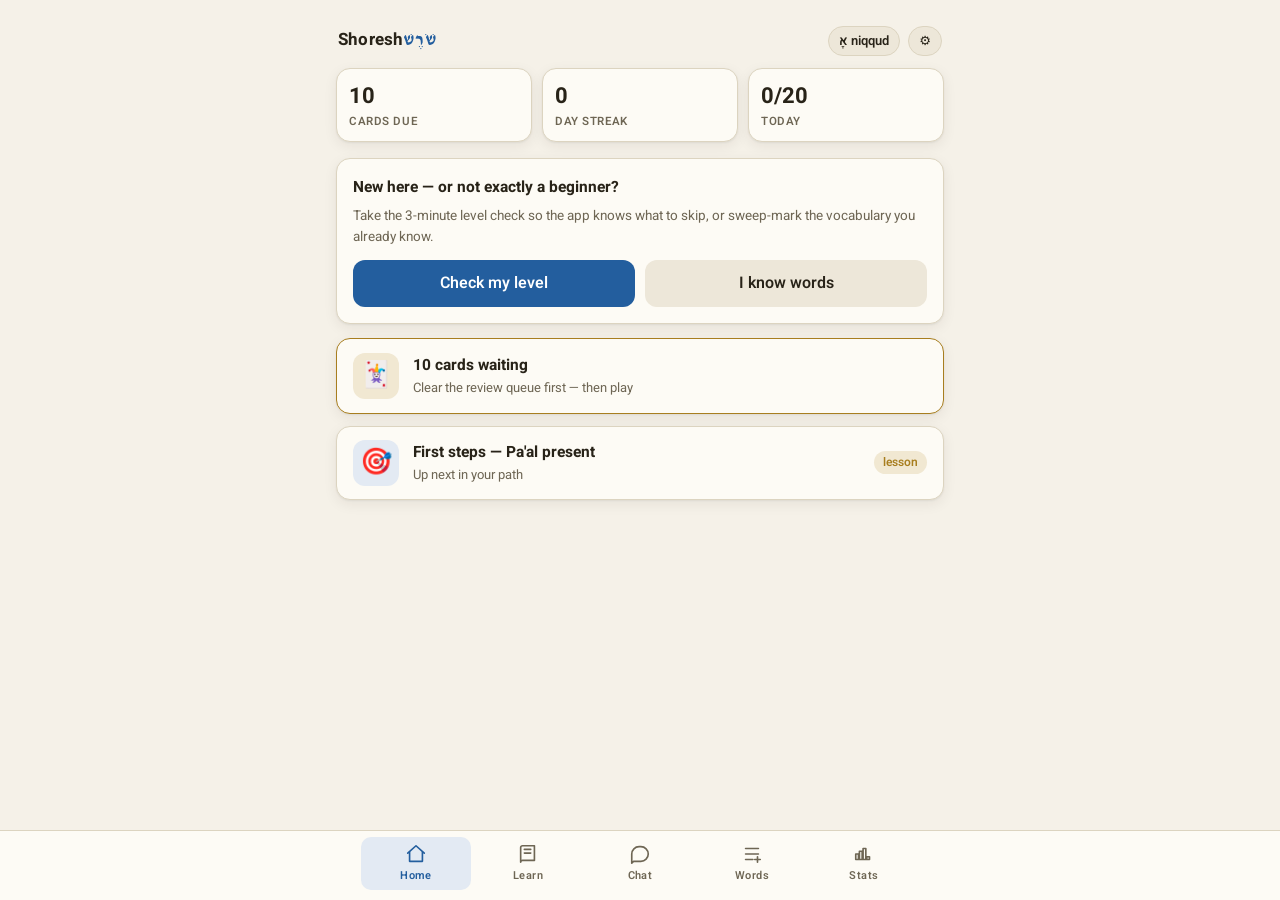
<file: index.html>
<!doctype html>
<html lang="en">
<head>
<meta charset="utf-8">
<meta name="viewport" content="width=device-width,initial-scale=1,viewport-fit=cover">
<meta name="description" content="Hebrew verb conjugation practice — binyanim drills, spaced-repetition flashcards, reference tables, and vocabulary.">
<meta name="theme-color" media="(prefers-color-scheme: light)" content="#F5F1E8">
<meta name="theme-color" media="(prefers-color-scheme: dark)" content="#14161B">
<meta name="mobile-web-app-capable" content="yes">
<meta name="apple-mobile-web-app-capable" content="yes">
<meta name="apple-mobile-web-app-status-bar-style" content="default">
<meta name="apple-mobile-web-app-title" content="Shoresh">
<link rel="manifest" href="./manifest.webmanifest">
<link rel="icon" href="[data-uri]">
<link rel="apple-touch-icon" href="[data-uri]">
<title>Shoresh</title>
<link rel="stylesheet" href="https://fonts.googleapis.com/css2?family=David+Libre:wght@500;700&family=Heebo:wght@400;500;600;700&display=swap">
<style>
:root{
  --bg:#F5F1E8; --surface:#FDFBF5; --surface2:#EDE7D9; --ink:#282318;
  --muted:#6E6654; --line:#DCD4C0; --accent:#235E9E; --accent-soft:#E3EAF3;
  --btn:#235E9E; --btn-ink:#FFFFFF;
  --good:#567A3E; --good-soft:#E7EDDD; --bad:#A84050; --bad-soft:#F3E2E4;
  --gold:#A87E1F; --gold-soft:#F1E8D2;
  --shadow:0 1px 2px rgba(40,35,24,.06),0 4px 14px rgba(40,35,24,.07);
}
@media (prefers-color-scheme: dark){
  :root:not([data-theme="light"]){
    --bg:#14161B; --surface:#1C1F26; --surface2:#262A34; --ink:#E9E4D6;
    --muted:#9A937F; --line:#343947; --accent:#8CB2E3; --accent-soft:#233246;
    --btn:#35679F; --btn-ink:#F4F7FB;
    --good:#98BE7B; --good-soft:#2A3524; --bad:#E08E9B; --bad-soft:#3D2429;
    --gold:#D3AF5E; --gold-soft:#3A311D;
    --shadow:0 1px 2px rgba(0,0,0,.35),0 4px 14px rgba(0,0,0,.35);
  }
}
:root[data-theme="dark"]{
  --bg:#14161B; --surface:#1C1F26; --surface2:#262A34; --ink:#E9E4D6;
  --muted:#9A937F; --line:#343947; --accent:#8CB2E3; --accent-soft:#233246;
  --btn:#35679F; --btn-ink:#F4F7FB;
  --good:#98BE7B; --good-soft:#2A3524; --bad:#E08E9B; --bad-soft:#3D2429;
  --gold:#D3AF5E; --gold-soft:#3A311D;
  --shadow:0 1px 2px rgba(0,0,0,.35),0 4px 14px rgba(0,0,0,.35);
}
*{box-sizing:border-box}
[hidden]{display:none!important}
body{background:var(--bg);color:var(--ink);font-family:'Heebo',system-ui,sans-serif;
  font-size:16px;line-height:1.55;-webkit-font-smoothing:antialiased}
.he{font-family:'David Libre','Heebo',serif;direction:rtl;unicode-bidi:isolate}
button{font:inherit;color:inherit;background:none;border:none;cursor:pointer;padding:0}
input,select{font:inherit;color:inherit}
:focus-visible{outline:2px solid var(--accent);outline-offset:2px;border-radius:6px}
@media (prefers-reduced-motion: reduce){*,*::before,*::after{animation:none!important;transition:none!important}}
#app{max-width:640px;margin:0 auto;padding:18px 16px 96px}
header.top{display:flex;align-items:center;justify-content:space-between;margin:0 2px 12px;gap:8px}
.brand{font-weight:700;font-size:17px;letter-spacing:.01em}
.brand .he{font-weight:700;color:var(--accent);margin-inline-start:5px;font-size:18px}
body[data-tab="chat"] header.top{display:none}
body[data-tab="chat"] #app{padding-top:10px}
.top-right{display:flex;align-items:center;gap:8px}
#nikud-btn,#gear-btn{font-size:13px;padding:4px 10px;border-radius:20px;background:var(--surface2);border:1px solid var(--line);font-weight:600;color:var(--ink)}
.setsel{background:var(--surface);border:1.5px solid var(--line);border-radius:10px;padding:8px 10px;font-size:14px;color:var(--ink)}
#nikud-btn.off{color:var(--muted)}
.he{unicode-bidi:isolate}
.lrow.locked{opacity:.55}
/* ===== iOS-grouped settings ===== */
#tab-settings>h1{font-size:30px;font-weight:800;margin:4px 2px 0;letter-spacing:-.02em}
#tab-settings .sec{text-transform:uppercase;letter-spacing:.07em;font-size:12px;font-weight:600;color:var(--muted);margin:24px 16px 7px}
.setgroup{background:var(--surface);border:1px solid var(--line);border-radius:14px;overflow:hidden}
.setgroup>*{position:relative}
.setgroup>*+*::before{content:'';position:absolute;top:0;left:14px;right:0;height:1px;background:var(--line)}
.setrow{display:flex;align-items:center;gap:12px;min-height:48px;padding:8px 14px;width:100%;background:transparent;border:none;text-align:start;color:var(--ink);font-size:15px;font-weight:500}
.setlbl{flex:1;min-width:0}
.setlbl .d{display:block;font-size:12px;color:var(--muted);margin-top:1px;font-weight:400}
.setico{width:29px;height:29px;border-radius:7px;display:flex;align-items:center;justify-content:center;font-size:15px;flex:none}
.setfoot{font-size:12.5px;color:var(--muted);margin:7px 16px 0;line-height:1.45}
.setval{display:flex;align-items:center;gap:4px;color:var(--muted);flex:none}
.setval::after{content:'›';font-size:17px;opacity:.5;line-height:1}
.setrow .setsel{background:transparent;border:none;padding:2px 0;font-size:15px;color:var(--muted);text-align:right;-webkit-appearance:none;appearance:none}
button.setrow{cursor:pointer}
.setrow.act .setlbl{color:var(--accent);font-weight:600}
.setrow .chev{color:var(--muted);opacity:.5;font-size:18px;flex:none}
.setpad{padding:12px 14px}
/* iOS switch — driven by the .on class the JS already toggles */
.sw{width:50px;height:30px;border-radius:15px;background:var(--surface2);border:1px solid var(--line);position:relative;flex:none;transition:background .18s;font-size:0!important;color:transparent!important;padding:0}
.sw::after{content:'';position:absolute;top:2px;left:2px;width:24px;height:24px;border-radius:50%;background:#fff;box-shadow:0 1.5px 4px rgba(0,0,0,.35);transition:left .18s}
.sw.on{background:var(--good);border-color:var(--good)}
.sw.on::after{left:22px}
nav.tabs{position:fixed;bottom:0;left:0;right:0;background:var(--surface);
  border-top:1px solid var(--line);display:flex;justify-content:center;gap:2px;
  padding:6px max(8px,env(safe-area-inset-left)) max(10px,env(safe-area-inset-bottom));z-index:40}
nav.tabs button{flex:0 1 110px;display:flex;flex-direction:column;align-items:center;gap:2px;
  padding:6px 4px;border-radius:10px;color:var(--muted);font-size:11px;font-weight:600;letter-spacing:.04em}
nav.tabs button svg{width:22px;height:22px;stroke:currentColor;fill:none;stroke-width:1.8;stroke-linecap:round;stroke-linejoin:round}
nav.tabs button.on{color:var(--accent);background:var(--accent-soft)}
.screen{display:none}
.screen.on{display:block;animation:rise .18s ease}
@keyframes rise{from{opacity:0;transform:translateY(4px)}to{opacity:1;transform:none}}
.card{background:var(--surface);border:1px solid var(--line);border-radius:14px;
  padding:16px;box-shadow:var(--shadow)}
.stack>*+*{margin-top:12px}
h2.sec{font-size:13px;font-weight:700;letter-spacing:.09em;text-transform:uppercase;
  color:var(--muted);margin:22px 2px 10px}
.row{display:flex;align-items:center;gap:10px}
.grow{flex:1}
.pill{display:inline-block;padding:2px 9px;border-radius:999px;font-size:12px;font-weight:600;
  background:var(--surface2);color:var(--muted)}
.pill.acc{background:var(--accent-soft);color:var(--accent)}
.pill.gold{background:var(--gold-soft);color:var(--gold)}
.btn{display:inline-flex;align-items:center;justify-content:center;gap:8px;
  background:var(--btn);color:var(--btn-ink);font-weight:600;border-radius:12px;
  padding:11px 18px;transition:transform .08s ease}
.btn:active{transform:scale(.97)}
.btn.ghost{background:var(--surface2);color:var(--ink)}
.btn.wide{width:100%}
.btn[disabled]{opacity:.45;pointer-events:none}
.muted{color:var(--muted);font-size:14px}
.tnum{font-variant-numeric:tabular-nums}
.statstrip{display:grid;grid-template-columns:repeat(3,1fr);gap:10px}
.stat{background:var(--surface);border:1px solid var(--line);border-radius:14px;
  padding:10px 12px;box-shadow:var(--shadow)}
.stat .n{font-size:22px;font-weight:700;font-variant-numeric:tabular-nums}
.stat .l{font-size:11.5px;color:var(--muted);font-weight:600;letter-spacing:.05em;text-transform:uppercase}
.mode{display:flex;align-items:center;gap:14px;width:100%;text-align:start;
  background:var(--surface);border:1px solid var(--line);border-radius:14px;
  padding:14px 16px;box-shadow:var(--shadow);transition:transform .08s ease}
.mode:active{transform:scale(.985)}
.mode .glyph{font-family:'David Libre',serif;font-size:26px;line-height:1;color:var(--accent);
  background:var(--accent-soft);width:46px;height:46px;border-radius:12px;
  display:flex;align-items:center;justify-content:center;flex:none}
.mode b{display:block;font-size:15.5px}
.mode span.d{display:block;font-size:13px;color:var(--muted)}
.chips{display:flex;flex-wrap:wrap;gap:8px}
.chip{padding:6px 13px;border-radius:999px;background:var(--surface);border:1px solid var(--line);
  font-size:13.5px;font-weight:600;color:var(--muted)}
.chip.on{background:var(--btn);border-color:var(--btn);color:var(--btn-ink)}
.chip .he{font-family:'David Libre',serif}
#session{position:fixed;inset:0;background:var(--bg);z-index:60;display:none;overflow-y:auto}
#session.on{display:block}
.sess-wrap{max-width:640px;margin:0 auto;padding:14px 16px 40px;min-height:100%;display:flex;flex-direction:column}
.sess-top{display:flex;align-items:center;gap:12px;margin-bottom:14px}
.sess-top .x{font-size:15px;font-weight:600;color:var(--muted);padding:6px 10px;border-radius:8px}
.progress{flex:1;height:6px;border-radius:3px;background:var(--surface2);overflow:hidden}
.progress i{display:block;height:100%;background:var(--accent);border-radius:3px;transition:width .25s ease}
.sess-count{font-size:13px;color:var(--muted);font-variant-numeric:tabular-nums}
.qcard{background:var(--surface);border:1px solid var(--line);border-radius:16px;
  padding:22px 18px;box-shadow:var(--shadow);text-align:center}
.qkicker{font-size:12px;font-weight:700;letter-spacing:.08em;text-transform:uppercase;color:var(--muted)}
.qbig{font-size:clamp(30px,9vw,44px);line-height:1.35;margin:10px 0 2px;font-weight:700}
.qsub{font-size:15px;color:var(--muted)}
.qsub .he{font-size:17px}
.qhint{margin-top:8px;font-size:14px;color:var(--accent);font-weight:600}
.blank{color:var(--accent);letter-spacing:.05em}
.opts{display:grid;gap:10px;margin-top:16px}
.opt{background:var(--surface);border:1.5px solid var(--line);border-radius:13px;
  padding:12px 14px;font-size:22px;text-align:center;box-shadow:var(--shadow);transition:transform .08s ease}
.opt:active{transform:scale(.98)}
.opt.he{font-size:26px}
.opt.correct{border-color:var(--good);background:var(--good-soft);color:var(--good)}
.opt.wrong{border-color:var(--bad);background:var(--bad-soft);color:var(--bad)}
.opt.dim{opacity:.55}
.opt small{display:block;font-size:13px;color:var(--muted);font-family:'Heebo',sans-serif}
.feedback{margin-top:14px;border-radius:13px;padding:12px 14px;font-size:14.5px;display:none;text-align:start}
.feedback.on{display:block}
.feedback.good{background:var(--good-soft);color:var(--good)}
.feedback.bad{background:var(--bad-soft);color:var(--bad)}
.feedback .he{font-size:19px}
.typebox{margin-top:16px}
.typebox input{width:100%;background:var(--surface);border:1.5px solid var(--line);border-radius:13px;
  padding:13px 14px;font-size:24px;text-align:center;font-family:'David Libre',serif;direction:rtl}
.typebox input::placeholder{font-family:'Heebo',sans-serif;font-size:15px;color:var(--muted)}
.sess-actions{display:flex;gap:10px;margin-top:14px}
.sess-actions .btn{flex:1}
.sess-done{text-align:center;padding:40px 10px}
.sess-done .big{font-size:44px;font-family:'David Libre',serif;color:var(--accent)}
.sess-done h3{font-size:22px;margin:10px 0 4px}
.flash{background:var(--surface);border:1px solid var(--line);border-radius:16px;box-shadow:var(--shadow);
  min-height:270px;display:flex;flex-direction:column;align-items:center;justify-content:center;
  text-align:center;padding:24px 18px;gap:8px}
.flash .front{font-size:clamp(34px,10vw,50px);font-weight:700;line-height:1.3}
.flash .back{font-size:19px;color:var(--muted)}
.flash .back .he{font-size:26px;color:var(--ink)}
.grade{display:grid;grid-template-columns:1fr 1fr 1fr;gap:10px;margin-top:14px}
.grade button{border-radius:13px;padding:12px 6px;font-weight:700;font-size:15px}
.grade .again{background:var(--bad-soft);color:var(--bad)}
.grade .good{background:var(--accent-soft);color:var(--accent)}
.grade .easy{background:var(--good-soft);color:var(--good)}
.grade small{display:block;font-weight:500;font-size:11.5px;opacity:.8}
details.ref{background:var(--surface);border:1px solid var(--line);border-radius:14px;
  box-shadow:var(--shadow);overflow:hidden}
details.ref summary{list-style:none;display:flex;align-items:center;gap:12px;padding:14px 16px;cursor:pointer}
details.ref summary::-webkit-details-marker{display:none}
details.ref summary .he{font-size:24px;font-weight:700;color:var(--accent);min-width:74px;text-align:right}
details.ref summary b{display:block;font-size:15px}
details.ref summary span.d{display:block;font-size:12.5px;color:var(--muted)}
details.ref summary .car{margin-inline-start:auto;color:var(--muted);transition:transform .15s ease}
details.ref[open] summary .car{transform:rotate(90deg)}
.refbody{padding:0 16px 16px}
.conjtable{width:100%;border-collapse:collapse;font-size:15px}
.conjtable th{font-size:11px;letter-spacing:.07em;text-transform:uppercase;color:var(--muted);
  text-align:center;padding:4px 6px;border-bottom:1px solid var(--line);font-weight:700}
.conjtable td{padding:6px;border-bottom:1px solid var(--line);text-align:center}
.conjtable td.he{font-size:19px}
.conjtable td.p{font-size:12.5px;color:var(--muted);text-align:start;white-space:nowrap}
.tablewrap{overflow-x:auto}
.note{background:var(--surface2);border-radius:10px;padding:10px 12px;font-size:13.5px;margin-top:10px}
.note .he{font-size:16px}
.exlist{margin:8px 0 0;padding:0;list-style:none}
.exlist li{padding:7px 0;border-bottom:1px dashed var(--line);font-size:14px}
.exlist li:last-child{border-bottom:none}
.exlist .he{font-size:18px;font-weight:600}
.vrow{display:flex;align-items:center;gap:10px;padding:10px 2px;border-bottom:1px solid var(--line)}
.vrow:last-child{border-bottom:none}
.vrow .he{font-size:22px;font-weight:600;min-width:90px;text-align:right}
.vrow .m{flex:1}
.vrow .m b{display:block;font-size:14.5px;font-weight:600}
.vrow .m span{display:block;font-size:12.5px;color:var(--muted)}
.vrow .del{color:var(--muted);font-size:18px;padding:4px 8px}
.addform{display:grid;gap:10px}
.addform input{background:var(--surface);border:1.5px solid var(--line);border-radius:11px;padding:10px 12px;width:100%}
.addform input.hein{font-family:'David Libre',serif;direction:rtl;font-size:19px}
.search{width:100%;background:var(--surface);border:1.5px solid var(--line);border-radius:11px;
  padding:10px 12px;margin-bottom:10px}
.savebadge{font-size:12px;color:var(--muted);text-align:center;margin-top:10px}
.spk{font-size:16px;padding:3px 7px;border-radius:8px;background:var(--surface2);border:1px solid var(--line);line-height:1;flex:none}
.spk:active{transform:scale(.9)}
.bstat-row{display:grid;grid-template-columns:80px 1fr 38px;align-items:center;gap:8px;margin:8px 0}
.bstat-bar-wrap{height:12px;background:var(--surface2);border-radius:6px;overflow:hidden}
.bstat-bar{height:100%;border-radius:6px;transition:width .3s ease}
.bstat-pct{font-size:12px;font-weight:700;text-align:right;font-variant-numeric:tabular-nums;color:var(--muted)}
.cat-label{font-size:12px;font-weight:700;letter-spacing:.07em;text-transform:uppercase;color:var(--muted);margin:14px 2px 6px}
.segs{display:flex;background:var(--surface2);border-radius:12px;padding:3px;margin-bottom:14px}
.segs button{flex:1;padding:8px;border-radius:9px;font-size:13px;font-weight:600;color:var(--muted)}
.segs button.on{background:var(--surface);color:var(--ink);box-shadow:var(--shadow)}
.tiles{display:flex;flex-wrap:wrap;gap:8px;justify-content:center;direction:rtl;margin-top:14px;min-height:44px}
.tile{background:var(--surface);border:1.5px solid var(--line);border-radius:10px;padding:8px 12px;font-size:20px;font-family:'David Libre',serif;box-shadow:var(--shadow)}
.tile:active{transform:scale(.95)}
.answer-row{min-height:48px;display:flex;flex-wrap:wrap;gap:8px;justify-content:center;align-items:center;direction:rtl;background:var(--surface2);border-radius:12px;padding:8px;margin-top:14px}
.ggrid{display:grid;grid-template-columns:1fr 1fr;gap:10px}
.gtile{display:flex;flex-direction:column;align-items:flex-start;gap:5px;background:var(--surface);
  border:1px solid var(--line);border-radius:14px;padding:12px;box-shadow:var(--shadow);
  text-align:start;transition:transform .08s ease}
.gtile:active{transform:scale(.97)}
.gtile .glyph{font-family:'David Libre',serif;font-size:19px;line-height:1;color:var(--accent);
  background:var(--accent-soft);width:34px;height:34px;border-radius:10px;
  display:flex;align-items:center;justify-content:center}
.gtile b{font-size:13.5px;line-height:1.2}
.gtile span.d{font-size:11px;color:var(--muted);line-height:1.3}
.lrow{display:flex;align-items:center;gap:10px;width:100%;text-align:start;padding:10px 2px;border-bottom:1px solid var(--line)}
.lrow:last-child{border-bottom:none}
.lrow .ln{width:26px;height:26px;border-radius:8px;background:var(--accent-soft);color:var(--accent);
  font-weight:700;font-size:13px;display:flex;align-items:center;justify-content:center;flex:none}
.lrow b{font-size:14px;display:block}
.lrow span.d{font-size:12px;color:var(--muted);display:block}
.cal-head{display:flex;align-items:center;justify-content:space-between;margin-bottom:10px}
.cal-grid{display:grid;grid-template-columns:repeat(7,1fr);gap:4px}
.cal-dow{font-size:10px;text-align:center;color:var(--muted);font-weight:700;letter-spacing:.05em}
.cal-day{aspect-ratio:1;border-radius:8px;display:flex;align-items:center;justify-content:center;
  font-size:12px;font-variant-numeric:tabular-nums;background:var(--surface2);color:var(--muted)}
.cal-day.full{background:var(--good);color:#fff;font-weight:700}
.cal-day.part{background:var(--gold-soft);color:var(--gold);font-weight:700}
.cal-day.rest{background:transparent;border:1px dashed var(--line)}
.cal-day.today{outline:2px solid var(--accent);outline-offset:1px}
.cal-day.sel{outline:2px solid var(--gold);outline-offset:1px}
.cal-day.future{opacity:.35}
.pchips{display:flex;gap:8px;overflow-x:auto;padding-bottom:6px;margin-bottom:6px}
.pchip{flex:none;display:flex;align-items:center;gap:7px;padding:8px 13px;border-radius:14px;
  background:var(--surface);border:1px solid var(--line);font-size:12.5px;font-weight:600;box-shadow:var(--shadow)}
.pchip.on{border-color:var(--accent);background:var(--accent-soft);color:var(--accent)}
.pchip .em{font-size:19px}
.chat-msgs{padding-bottom:76px;min-height:200px}
.brow{display:flex;margin:7px 0}
.brow.u{justify-content:flex-end}
.bub{max-width:82%;padding:9px 13px;border-radius:16px;font-size:16.5px;line-height:1.5;white-space:pre-wrap;word-break:break-word;text-align:start}
.bub.u{background:var(--btn);color:var(--btn-ink);border-bottom-right-radius:5px}
.bub.a{background:var(--surface);border:1px solid var(--line);box-shadow:var(--shadow);border-bottom-left-radius:5px}
.fixline{font-size:12.5px;color:var(--gold);background:var(--gold-soft);padding:4px 10px;border-radius:10px;margin-top:-4px;max-width:82%;text-align:start}
.chat-head{position:sticky;top:0;background:var(--bg);z-index:30;display:flex;align-items:center;gap:8px;padding:8px 0 10px}
.bub .cw{border-bottom:1.5px dashed currentColor;cursor:pointer}
.chat-inbar{position:fixed;left:0;right:0;bottom:64px;background:var(--surface);border-top:1px solid var(--line);
  padding:8px max(12px,env(safe-area-inset-left));display:flex;gap:8px;z-index:39}
.chat-inbar input{flex:1;background:var(--surface2);border:none;border-radius:20px;padding:10px 14px;font-size:16px;min-width:0}
.chat-addbar{position:fixed;left:12px;right:12px;bottom:122px;background:var(--ink);color:var(--bg);
  border-radius:14px;padding:10px 14px;display:flex;align-items:center;gap:10px;z-index:70;box-shadow:var(--shadow)}
</style>
</head>
<body>
<div id="app">
  <header class="top">
    <div class="brand">Shoresh<span class="he">שֹׁרֶשׁ</span></div>
    <div class="top-right">
      <button id="nikud-btn" onclick="toggleNikud()">אָ niqqud</button>
      <button id="gear-btn" aria-label="Settings">⚙️</button>
    </div>
  </header>

  <section class="screen on" id="tab-home">
    <div class="statstrip">
      <div class="stat"><div class="n tnum" id="st-due">–</div><div class="l">cards due</div></div>
      <div class="stat"><div class="n tnum" id="st-streak">–</div><div class="l">day streak</div></div>
      <div class="stat"><div class="n tnum" id="st-today">–</div><div class="l">today</div></div>
    </div>
    <div id="onboard-root"></div>
    <div id="hero-root" style="margin-top:14px"></div>
    <div class="card" id="cards-home" style="margin-top:12px;padding:13px 16px">
      <div class="row">
        <span class="grow" style="min-width:0"><b style="font-size:15px">Review deck</b>
          <span class="muted" id="cards-due-line" style="display:block;font-size:12.5px"></span></span>
        <button class="btn" id="cards-start" style="flex:none;padding:9px 18px">Review</button>
      </div>
    </div>
    <div id="home-lesson" style="margin-top:12px"></div>
  </section>

  <section class="screen" id="tab-learn">
    <div class="segs" id="learn-segs">
      <button data-seg="lessons" class="on">Lessons</button>
      <button data-seg="games">Games</button>
      <button data-seg="grammar">Grammar</button>
    </div>
    <div id="seg-lessons">
      <div class="stack" id="lessons-root"></div>
    </div>
    <div id="seg-games" hidden>
      <h2 class="sec" style="margin-top:2px">Verbs</h2>
      <div class="ggrid">
        <button class="gtile" data-mode="mcq"><span class="glyph">אָ</span><b>Quiz</b><span class="d">Pick the right form</span></button>
        <button class="gtile" data-mode="type"><span class="glyph">⌨</span><b>Type it</b><span class="d">Produce the form</span></button>
        <button class="gtile" data-mode="cloze"><span class="glyph">…</span><b>Sentences</b><span class="d">Fill the blank</span></button>
        <button class="gtile" data-mode="order"><span class="glyph">⇄</span><b>Word order</b><span class="d">Rebuild from tiles</span></button>
        <button class="gtile" data-mode="listen"><span class="glyph">🔊</span><b>Dictation</b><span class="d">Type what you hear</span></button>
        <button class="gtile" data-mode="ear"><span class="glyph">👂</span><b>Sharp ear</b><span class="d">Spot the heard form</span></button>
        <button class="gtile" data-mode="roots"><span class="glyph">שׁ</span><b>Root families</b><span class="d">One root, 7 binyanim</span></button>
        <button class="gtile" data-mode="speed"><span class="glyph">⚡</span><b>Speed round</b><span class="d">60-second sprint</span></button>
      </div>
      <h2 class="sec">Words</h2>
      <div class="ggrid">
        <button class="gtile" data-mode="vocab"><span class="glyph">✎</span><b>Vocab recall</b><span class="d">English → Hebrew</span></button>
        <button class="gtile" data-mode="spell"><span class="glyph">אב</span><b>Spelling</b><span class="d">ב or ו? ח or כ?</span></button>
      </div>
      <h2 class="sec">Building blocks</h2>
      <div class="ggrid">
        <button class="gtile" data-mode="na"><span class="glyph">ה</span><b>Nouns &amp; adj</b><span class="d">Plurals &amp; agreement</span></button>
        <button class="gtile" data-mode="num"><span class="glyph">3</span><b>Numbers</b><span class="d">Gendered numerals</span></button>
        <button class="gtile" data-mode="prep"><span class="glyph">לִי</span><b>Little words</b><span class="d">יש לי, שלי, איתך…</span></button>
        <button class="gtile" data-mode="exc"><span class="glyph">!</span><b>Rules</b><span class="d">Exceptions &amp; patterns</span></button>
      </div>
      <details class="ref" style="margin-top:14px">
        <summary><b style="font-size:14px">Focus on one binyan</b><span class="car">›</span></summary>
        <div class="refbody" style="padding-top:4px"><div class="chips" id="binyan-chips"></div>
        <p class="muted" style="font-size:12px;margin:8px 0 0">New to a binyan? Its study guide is under Grammar — or tap 📖 during any drill.</p></div>
      </details>
      <h2 class="sec">AI tutor</h2>
      <div id="ai-root"></div>
      <div style="margin-top:14px">
        <button class="gtile" data-mode="level" style="width:100%;flex-direction:row;align-items:center"><span class="glyph">✓</span><span><b>Level check</b><span class="d" style="display:block">3 minutes — where are you right now?</span></span></button>
      </div>
    </div>
    <div id="seg-grammar" hidden>
      <div class="stack" id="ref-root"></div>
    </div>
  </section>

  <section class="screen" id="tab-words">
    <input class="search" id="vsearch" placeholder="Search Hebrew, English, or literal…">
    <div class="row" style="margin-bottom:12px;gap:8px;align-items:stretch">
      <details class="ref grow">
        <summary style="padding:10px 14px"><b style="font-size:13.5px">＋ Add a word</b><span class="car">›</span></summary>
        <div class="refbody" style="padding-top:2px">
          <div class="addform">
            <input class="hein" id="add-he" placeholder="Hebrew — עברית" autocomplete="off">
            <input id="add-en" placeholder="Meaning" autocomplete="off">
            <input id="add-tr" placeholder="Transliteration (optional)" autocomplete="off">
            <button class="btn" id="add-btn">Add to my vocab</button>
          </div>
        </div>
      </details>
      <button class="chip" id="sweep-btn2" style="flex:none;padding:0 14px" title="Mark words you already know">✓ Sweep</button>
    </div>
    <div class="stack" id="vocab-list"></div>
  </section>

  <section class="screen" id="tab-chat">
    <div id="chat-list" class="stack"></div>
    <div id="chat-talk" hidden>
      <div class="chat-head">
        <button class="x" id="chat-back" style="font-size:22px;padding:2px 10px;color:var(--accent)">‹</button>
        <span id="chat-avatar" style="font-size:24px"></span>
        <b class="grow" id="chat-name" style="font-size:15px"></b>
        <button class="chip" id="chat-fix-toggle">✎ fixes on</button>
        <button class="chip" id="chat-clear" title="Clear conversation">🗑</button>
      </div>
      <div class="chat-msgs" id="chat-msgs"></div>
      <div class="chat-inbar" id="chat-inbar">
        <input id="chat-in" dir="auto" placeholder="Hebrew, English, or both…" autocomplete="off">
        <button class="btn" id="chat-send" style="border-radius:20px;padding:10px 16px">↑</button>
      </div>
    </div>
  </section>

  <section class="screen" id="tab-stats">
    <h2 class="sec">Calendar</h2>
    <div class="card" id="cal-root"></div>
    <h2 class="sec">Forms to drill</h2>
    <div class="card" id="weak-root"><p class="muted" style="font-size:14px">Answer a few quiz questions and your shakiest forms will surface here.</p></div>
    <h2 class="sec">Review load — next 7 days</h2>
    <div class="card" id="fstat-root"></div>
    <h2 class="sec">Your level</h2>
    <div class="card" id="level-root"></div>
    <h2 class="sec">Vocabulary</h2>
    <div class="card" id="vstat-root"></div>
    <h2 class="sec">Card maturity</h2>
    <div class="card" id="matstat-root"></div>
    <h2 class="sec">Accuracy by binyan</h2>
    <div class="card" id="bstat-root"><p class="muted" style="font-size:14px">Complete a quiz to see your per-binyan breakdown.</p></div>
    <h2 class="sec">Accuracy by tense</h2>
    <div class="card" id="tstat-root"><p class="muted" style="font-size:14px">No data yet.</p></div>
    <h2 class="sec">Accuracy by mode</h2>
    <div class="card" id="mstat-root"><p class="muted" style="font-size:14px">No data yet.</p></div>
    <h2 class="sec">All time</h2>
    <div class="card"><p class="muted" style="font-size:14px" id="life-line">–</p></div>
    <h2 class="sec">Activity — last 14 days</h2>
    <div class="card" id="act-root"></div>
  </section>

  <section class="screen" id="tab-settings">
    <h1>Settings</h1>
    <h2 class="sec">Appearance</h2>
    <div class="setgroup">
      <div class="setrow"><span class="setico" style="background:#5e5ce6">🎨</span><span class="setlbl">Theme</span>
        <span class="setval"><select class="setsel" id="set-theme"><option value="system">System</option><option value="light">Light</option><option value="dark">Dark</option></select></span></div>
      <div class="setrow"><span class="setico" style="background:#0a84ff;color:#fff;font-weight:700">אָ</span><span class="setlbl">Niqqud<span class="d">Vowel marks under letters</span></span>
        <button class="sw on" id="set-nikud">shown</button></div>
    </div>
    <h2 class="sec">Audio</h2>
    <div class="setgroup">
      <div class="setrow"><span class="setico" style="background:#ff9f0a">🔊</span><span class="setlbl">Speech speed</span><span class="muted tnum" id="rate-val">0.85×</span></div>
      <div class="setpad" style="padding-top:2px"><input type="range" id="set-rate" min="0.6" max="1.2" step="0.05" value="0.85" style="width:100%"></div>
      <button class="setrow act" id="rate-test"><span class="setlbl">Hear a sample</span></button>
    </div>
    <h2 class="sec">Practice</h2>
    <div class="setgroup">
      <div class="setrow"><span class="setico" style="background:#30d158">🎯</span><span class="setlbl">Daily goal</span>
        <span class="setval"><select class="setsel" id="set-goal"><option value="10">10 answers</option><option value="20">20 answers</option><option value="30">30 answers</option><option value="50">50 answers</option></select></span></div>
      <div class="setrow"><span class="setico" style="background:#64d2ff">🔁</span><span class="setlbl">Questions per round</span>
        <span class="setval"><select class="setsel" id="set-len"><option value="5">5</option><option value="10">10</option><option value="15">15</option></select></span></div>
      <div class="setrow"><span class="setico" style="background:#bf5af2">🃏</span><span class="setlbl">New cards per day<span class="d">Reviews are always all due cards</span></span>
        <span class="setval"><select class="setsel" id="set-newday"><option value="5">5</option><option value="10">10</option><option value="15">15</option><option value="20">20</option></select></span></div>
      <div class="setrow"><span class="setico" style="background:#8e8e93">⌨️</span><span class="setlbl">Auto-open keyboard<span class="d">Off = tap Show answer &amp; self-grade</span></span>
        <button class="sw" id="set-kb">off</button></div>
      <div class="setrow"><span class="setico" style="background:#ac8e68">📜</span><span class="setlbl">Pu'al &amp; Huf'al<span class="d">Literary binyanim — rare in speech</span></span>
        <span class="setval"><select class="setsel" id="set-lit"><option value="light">Rare</option><option value="off">Skip</option><option value="full">Full</option></select></span></div>
    </div>
    <h2 class="sec">Study schedule</h2>
    <div class="setgroup">
      <div class="setpad" id="sched-rows"></div>
      <div class="setrow"><span class="setlbl">Goal ramp<span class="d" id="ramp-line">off</span></span>
        <span class="setval"><select class="setsel" id="set-rampto"><option value="">Off</option><option value="30">→ 30</option><option value="50">→ 50</option><option value="80">→ 80</option><option value="100">→ 100</option></select>
        <select class="setsel" id="set-rampby"><option value="3">3 mo</option><option value="6">6 mo</option><option value="12">12 mo</option></select></span></div>
    </div>
    <p class="setfoot">Rest days never break your streak. The ramp raises your default goal gradually over time.</p>
    <h2 class="sec">AI tutor</h2>
    <div class="setgroup"><div class="setpad" id="set-ai"></div></div>
    <h2 class="sec">Study tools</h2>
    <div class="setgroup">
      <button class="setrow" id="sweep-btn"><span class="setico" style="background:#30d158;color:#fff">✓</span><span class="setlbl">Mark vocabulary you know<span class="d">Known words skip lesson flashcards</span></span><span class="chev">›</span></button>
      <button class="setrow" id="set-level"><span class="setico" style="background:#ff9f0a">📈</span><span class="setlbl">Level check<span class="d">Re-evaluate anytime — 3 minutes</span></span><span class="chev">›</span></button>
    </div>
    <h2 class="sec">Data</h2>
    <div class="setgroup">
      <button class="setrow act" id="backup-btn"><span class="setlbl">Export backup</span></button>
      <button class="setrow act" id="restore-btn"><span class="setlbl">Restore from backup…</span></button>
      <button class="setrow act" id="merge-btn"><span class="setlbl">Merge a backup…</span></button>
      <input type="file" id="restore-file" accept="application/json,.json" hidden>
      <input type="file" id="merge-file" accept="application/json,.json" hidden>
    </div>
    <p class="setfoot">Progress lives on this device. Restore replaces everything; Merge combines a backup with this device's progress.</p>
    <h2 class="sec">App</h2>
    <div class="setgroup">
      <button class="setrow act" id="update-btn"><span class="setlbl">Get latest version</span><span class="muted tnum" style="font-size:14px" id="app-ver"></span></button>
    </div>
    <p class="setfoot">Offline-first: the app caches itself. Updating never touches your progress.</p>
    <p class="savebadge" id="savebadge"></p>
  </section>
</div>

<nav class="tabs" aria-label="Sections">
  <button data-tab="home" class="on"><svg viewBox="0 0 24 24"><path d="M3 11l9-8 9 8"/><path d="M5 10v10h14V10"/></svg>Home</button>
  <button data-tab="learn"><svg viewBox="0 0 24 24"><path d="M4 19V5a2 2 0 0 1 2-2h13v16H6a2 2 0 0 0-2 2z"/><path d="M8 7h7M8 11h7"/></svg>Learn</button>
  <button data-tab="chat"><svg viewBox="0 0 24 24"><path d="M21 12a8 8 0 0 1-8 8H5l-2 2V12a8 8 0 0 1 8-8h2a8 8 0 0 1 8 8z"/></svg>Chat</button>
  <button data-tab="words"><svg viewBox="0 0 24 24"><path d="M5 6h14M5 12h14M5 18h8"/><path d="M18 15v6M15 18h6"/></svg>Words</button>
  <button data-tab="stats"><svg viewBox="0 0 24 24"><path d="M3 18h3v-6H3zm4 0h3v-9H7zm4 0h3V6h-3zm4 0h3v-3h-3z"/></svg>Stats</button>
</nav>

<div class="chat-addbar" id="chat-addbar" hidden>
  <span class="grow" style="font-size:14px;min-width:0">
    <b class="he" id="chat-addw" style="font-size:19px"></b> <button class="spk" id="chat-addspk" style="background:transparent;border-color:transparent">🔊</button>
    <span id="chat-addm" style="display:block;font-size:12.5px;opacity:.85;margin-top:1px"></span>
  </span>
  <button class="btn" id="chat-addyes" style="padding:7px 14px;flex:none">Add</button>
  <button style="color:var(--bg);opacity:.75;font-weight:700;font-size:16px" id="chat-addno">✕</button>
</div>

<div id="session">
  <div class="sess-wrap">
    <div class="sess-top">
      <button class="x" id="sess-quit">Quit</button>
      <div class="progress"><i id="sess-bar" style="width:0%"></i></div>
      <div class="sess-count tnum" id="sess-count"></div>
      <button class="x" id="sess-study" title="Study this first">📖</button>
      <button class="x" id="sess-nikud" title="Toggle niqqud"><span class="he" style="font-size:16px">אָ</span></button>
    </div>
    <div id="sess-body" class="grow"></div>
  </div>
</div>
<script>
'use strict';
/* ===== TTS ===== */
function speak(t){ if(!t) return; const u=new SpeechSynthesisUtterance(t); u.lang='he-IL'; u.rate=(typeof state!=='undefined'&&state.prefs&&state.prefs.rate)||0.85; speechSynthesis.cancel(); speechSynthesis.speak(u); }
document.addEventListener('click',e=>{ const b=e.target.closest('.spk'); if(b&&b.dataset.speak) speak(b.dataset.speak); });

/* ===== niqqud toggle ===== */
let nikudOn=true;
function hn(s){ return nikudOn?s:maleHeur(s); }
function toggleNikud(){
  nikudOn=!nikudOn;
  const btn=document.getElementById('nikud-btn');
  btn.textContent=(nikudOn?'אָ':'א')+' niqqud';
  btn.classList.toggle('off',!nikudOn);
}

/* ===== conjugation engine ===== */
const DAGESH='ּ', BGDKFT='בגדכפת';
const SOFIT={'כ':'ך','מ':'ם','נ':'ן','פ':'ף','צ':'ץ'};
const TPL={
 paal:{
  past:{
   p1s:[[1,'ָ',1],[2,'ַ',0],[3,'ְ',0],'תִּי'], p2ms:[[1,'ָ',1],[2,'ַ',0],[3,'ְ',0],'תָּ'],
   p2fs:[[1,'ָ',1],[2,'ַ',0],[3,'ְ',0],'תְּ'], p3ms:[[1,'ָ',1],[2,'ַ',0],[3,'',0]],
   p3fs:[[1,'ָ',1],[2,'ְ',0],[3,'ָ',0],'ה'], p1p:[[1,'ָ',1],[2,'ַ',0],[3,'ְ',0],'נוּ'],
   p2mp:[[1,'ְ',1],[2,'ַ',0],[3,'ְ',0],'תֶּם'], p3mp:[[1,'ָ',1],[2,'ְ',0],[3,'',0],'וּ']},
  present:{
   ms:[[1,'וֹ',1],[2,'ֵ',0],[3,'',0]], fs:[[1,'וֹ',1],[2,'ֶ',0],[3,'ֶ',0],'ת'],
   mp:[[1,'וֹ',1],[2,'ְ',0],[3,'ִ',0],'ים'], fp:[[1,'וֹ',1],[2,'ְ',0],[3,'וֹ',0],'ת']},
  future:{
   p1s:['אֶ',[1,'ְ',0],[2,'ֹ',1],[3,'',0]], p2ms:['תִּ',[1,'ְ',0],[2,'ֹ',1],[3,'',0]],
   p2fs:['תִּ',[1,'ְ',0],[2,'ְ',1],[3,'ִ',0],'י'], p3ms:['יִ',[1,'ְ',0],[2,'ֹ',1],[3,'',0]],
   p3fs:['תִּ',[1,'ְ',0],[2,'ֹ',1],[3,'',0]], p1p:['נִ',[1,'ְ',0],[2,'ֹ',1],[3,'',0]],
   p2mp:['תִּ',[1,'ְ',0],[2,'ְ',1],[3,'',0],'וּ'], p3mp:['יִ',[1,'ְ',0],[2,'ְ',1],[3,'',0],'וּ']}},
 nifal:{
  past:{
   p1s:['נִ',[1,'ְ',0],[2,'ַ',1],[3,'ְ',0],'תִּי'], p2ms:['נִ',[1,'ְ',0],[2,'ַ',1],[3,'ְ',0],'תָּ'],
   p2fs:['נִ',[1,'ְ',0],[2,'ַ',1],[3,'ְ',0],'תְּ'], p3ms:['נִ',[1,'ְ',0],[2,'ַ',1],[3,'',0]],
   p3fs:['נִ',[1,'ְ',0],[2,'ְ',1],[3,'ָ',0],'ה'], p1p:['נִ',[1,'ְ',0],[2,'ַ',1],[3,'ְ',0],'נוּ'],
   p2mp:['נִ',[1,'ְ',0],[2,'ַ',1],[3,'ְ',0],'תֶּם'], p3mp:['נִ',[1,'ְ',0],[2,'ְ',1],[3,'',0],'וּ']},
  present:{
   ms:['נִ',[1,'ְ',0],[2,'ָ',1],[3,'',0]], fs:['נִ',[1,'ְ',0],[2,'ֶ',1],[3,'ֶ',0],'ת'],
   mp:['נִ',[1,'ְ',0],[2,'ָ',1],[3,'ִ',0],'ים'], fp:['נִ',[1,'ְ',0],[2,'ָ',1],[3,'וֹ',0],'ת']},
  future:{
   p1s:['אֶ',[1,'ָ',2],[2,'ֵ',0],[3,'',0]], p2ms:['תִּ',[1,'ָ',2],[2,'ֵ',0],[3,'',0]],
   p2fs:['תִּ',[1,'ָ',2],[2,'ְ',0],[3,'ִ',0],'י'], p3ms:['יִ',[1,'ָ',2],[2,'ֵ',0],[3,'',0]],
   p3fs:['תִּ',[1,'ָ',2],[2,'ֵ',0],[3,'',0]], p1p:['נִ',[1,'ָ',2],[2,'ֵ',0],[3,'',0]],
   p2mp:['תִּ',[1,'ָ',2],[2,'ְ',0],[3,'',0],'וּ'], p3mp:['יִ',[1,'ָ',2],[2,'ְ',0],[3,'',0],'וּ']}},
 piel:{
  past:{
   p1s:[[1,'ִ',1],[2,'ַ',2],[3,'ְ',0],'תִּי'], p2ms:[[1,'ִ',1],[2,'ַ',2],[3,'ְ',0],'תָּ'],
   p2fs:[[1,'ִ',1],[2,'ַ',2],[3,'ְ',0],'תְּ'], p3ms:[[1,'ִ',1],[2,'ֵ',2],[3,'',0]],
   p3fs:[[1,'ִ',1],[2,'ְ',2],[3,'ָ',0],'ה'], p1p:[[1,'ִ',1],[2,'ַ',2],[3,'ְ',0],'נוּ'],
   p2mp:[[1,'ִ',1],[2,'ַ',2],[3,'ְ',0],'תֶּם'], p3mp:[[1,'ִ',1],[2,'ְ',2],[3,'',0],'וּ']},
  present:{
   ms:['מְ',[1,'ַ',0],[2,'ֵ',2],[3,'',0]], fs:['מְ',[1,'ַ',0],[2,'ֶ',2],[3,'ֶ',0],'ת'],
   mp:['מְ',[1,'ַ',0],[2,'ְ',2],[3,'ִ',0],'ים'], fp:['מְ',[1,'ַ',0],[2,'ְ',2],[3,'וֹ',0],'ת']},
  future:{
   p1s:['אֲ',[1,'ַ',0],[2,'ֵ',2],[3,'',0]], p2ms:['תְּ',[1,'ַ',0],[2,'ֵ',2],[3,'',0]],
   p2fs:['תְּ',[1,'ַ',0],[2,'ְ',2],[3,'ִ',0],'י'], p3ms:['יְ',[1,'ַ',0],[2,'ֵ',2],[3,'',0]],
   p3fs:['תְּ',[1,'ַ',0],[2,'ֵ',2],[3,'',0]], p1p:['נְ',[1,'ַ',0],[2,'ֵ',2],[3,'',0]],
   p2mp:['תְּ',[1,'ַ',0],[2,'ְ',2],[3,'',0],'וּ'], p3mp:['יְ',[1,'ַ',0],[2,'ְ',2],[3,'',0],'וּ']}},
 pual:{
  past:{
   p1s:[[1,'ֻ',1],[2,'ַ',2],[3,'ְ',0],'תִּי'], p2ms:[[1,'ֻ',1],[2,'ַ',2],[3,'ְ',0],'תָּ'],
   p2fs:[[1,'ֻ',1],[2,'ַ',2],[3,'ְ',0],'תְּ'], p3ms:[[1,'ֻ',1],[2,'ַ',2],[3,'',0]],
   p3fs:[[1,'ֻ',1],[2,'ְ',2],[3,'ָ',0],'ה'], p1p:[[1,'ֻ',1],[2,'ַ',2],[3,'ְ',0],'נוּ'],
   p2mp:[[1,'ֻ',1],[2,'ַ',2],[3,'ְ',0],'תֶּם'], p3mp:[[1,'ֻ',1],[2,'ְ',2],[3,'',0],'וּ']},
  present:{
   ms:['מְ',[1,'ֻ',0],[2,'ָ',2],[3,'',0]], fs:['מְ',[1,'ֻ',0],[2,'ֶ',2],[3,'ֶ',0],'ת'],
   mp:['מְ',[1,'ֻ',0],[2,'ְ',2],[3,'ִ',0],'ים'], fp:['מְ',[1,'ֻ',0],[2,'ְ',2],[3,'וֹ',0],'ת']},
  future:null},
 hifil:{
  past:{
   p1s:['הִ',[1,'ְ',0],[2,'ַ',1],[3,'ְ',0],'תִּי'], p2ms:['הִ',[1,'ְ',0],[2,'ַ',1],[3,'ְ',0],'תָּ'],
   p2fs:['הִ',[1,'ְ',0],[2,'ַ',1],[3,'ְ',0],'תְּ'], p3ms:['הִ',[1,'ְ',0],[2,'ִי',1],[3,'',0]],
   p3fs:['הִ',[1,'ְ',0],[2,'ִי',1],[3,'ָ',0],'ה'], p1p:['הִ',[1,'ְ',0],[2,'ַ',1],[3,'ְ',0],'נוּ'],
   p2mp:['הִ',[1,'ְ',0],[2,'ַ',1],[3,'ְ',0],'תֶּם'], p3mp:['הִ',[1,'ְ',0],[2,'ִי',1],[3,'',0],'וּ']},
  present:{
   ms:['מַ',[1,'ְ',0],[2,'ִי',1],[3,'',0]], fs:['מַ',[1,'ְ',0],[2,'ִי',1],[3,'ָ',0],'ה'],
   mp:['מַ',[1,'ְ',0],[2,'ִי',1],[3,'ִ',0],'ים'], fp:['מַ',[1,'ְ',0],[2,'ִי',1],[3,'וֹ',0],'ת']},
  future:{
   p1s:['אַ',[1,'ְ',0],[2,'ִי',1],[3,'',0]], p2ms:['תַּ',[1,'ְ',0],[2,'ִי',1],[3,'',0]],
   p2fs:['תַּ',[1,'ְ',0],[2,'ִי',1],[3,'ִ',0],'י'], p3ms:['יַ',[1,'ְ',0],[2,'ִי',1],[3,'',0]],
   p3fs:['תַּ',[1,'ְ',0],[2,'ִי',1],[3,'',0]], p1p:['נַ',[1,'ְ',0],[2,'ִי',1],[3,'',0]],
   p2mp:['תַּ',[1,'ְ',0],[2,'ִי',1],[3,'',0],'וּ'], p3mp:['יַ',[1,'ְ',0],[2,'ִי',1],[3,'',0],'וּ']}},
 hufal:{
  past:{
   p1s:['הֻ',[1,'ְ',0],[2,'ַ',1],[3,'ְ',0],'תִּי'], p2ms:['הֻ',[1,'ְ',0],[2,'ַ',1],[3,'ְ',0],'תָּ'],
   p2fs:['הֻ',[1,'ְ',0],[2,'ַ',1],[3,'ְ',0],'תְּ'], p3ms:['הֻ',[1,'ְ',0],[2,'ַ',1],[3,'',0]],
   p3fs:['הֻ',[1,'ְ',0],[2,'ְ',1],[3,'ָ',0],'ה'], p1p:['הֻ',[1,'ְ',0],[2,'ַ',1],[3,'ְ',0],'נוּ'],
   p2mp:['הֻ',[1,'ְ',0],[2,'ַ',1],[3,'ְ',0],'תֶּם'], p3mp:['הֻ',[1,'ְ',0],[2,'ְ',1],[3,'',0],'וּ']},
  present:{
   ms:['מֻ',[1,'ְ',0],[2,'ָ',1],[3,'',0]], fs:['מֻ',[1,'ְ',0],[2,'ֶ',1],[3,'ֶ',0],'ת'],
   mp:['מֻ',[1,'ְ',0],[2,'ָ',1],[3,'ִ',0],'ים'], fp:['מֻ',[1,'ְ',0],[2,'ָ',1],[3,'וֹ',0],'ת']},
  future:null},
 hitpael:{
  past:{
   p1s:['הִתְ',[1,'ַ',1],[2,'ַ',2],[3,'ְ',0],'תִּי'], p2ms:['הִתְ',[1,'ַ',1],[2,'ַ',2],[3,'ְ',0],'תָּ'],
   p2fs:['הִתְ',[1,'ַ',1],[2,'ַ',2],[3,'ְ',0],'תְּ'], p3ms:['הִתְ',[1,'ַ',1],[2,'ֵ',2],[3,'',0]],
   p3fs:['הִתְ',[1,'ַ',1],[2,'ְ',2],[3,'ָ',0],'ה'], p1p:['הִתְ',[1,'ַ',1],[2,'ַ',2],[3,'ְ',0],'נוּ'],
   p2mp:['הִתְ',[1,'ַ',1],[2,'ַ',2],[3,'ְ',0],'תֶּם'], p3mp:['הִתְ',[1,'ַ',1],[2,'ְ',2],[3,'',0],'וּ']},
  present:{
   ms:['מִתְ',[1,'ַ',1],[2,'ֵ',2],[3,'',0]], fs:['מִתְ',[1,'ַ',1],[2,'ֶ',2],[3,'ֶ',0],'ת'],
   mp:['מִתְ',[1,'ַ',1],[2,'ְ',2],[3,'ִ',0],'ים'], fp:['מִתְ',[1,'ַ',1],[2,'ְ',2],[3,'וֹ',0],'ת']},
  future:{
   p1s:['אֶתְ',[1,'ַ',1],[2,'ֵ',2],[3,'',0]], p2ms:['תִּתְ',[1,'ַ',1],[2,'ֵ',2],[3,'',0]],
   p2fs:['תִּתְ',[1,'ַ',1],[2,'ְ',2],[3,'ִ',0],'י'], p3ms:['יִתְ',[1,'ַ',1],[2,'ֵ',2],[3,'',0]],
   p3fs:['תִּתְ',[1,'ַ',1],[2,'ֵ',2],[3,'',0]], p1p:['נִתְ',[1,'ַ',1],[2,'ֵ',2],[3,'',0]],
   p2mp:['תִּתְ',[1,'ַ',1],[2,'ְ',2],[3,'',0],'וּ'], p3mp:['יִתְ',[1,'ַ',1],[2,'ְ',2],[3,'',0],'וּ']}}
};

/* infinitive template per binyan (pu'al/huf'al have none) */
const INF_TPL={
 paal:['לִ',[1,'ְ',0],[2,'ֹ',1],[3,'',0]],
 nifal:['לְהִ',[1,'ָ',2],[2,'ֵ',0],[3,'',0]],
 piel:['לְ',[1,'ַ',0],[2,'ֵ',2],[3,'',0]],
 hifil:['לְהַ',[1,'ְ',0],[2,'ִי',1],[3,'',0]],
 hitpael:['לְהִתְ',[1,'ַ',1],[2,'ֵ',2],[3,'',0]]
};
const MODALS=[{he:'אֲנִי רוֹצֶה',en:'I want'},{he:'אֲנִי צָרִיךְ',en:'I need'},{he:'אֲנִי יָכוֹל',en:'I can'},{he:'אֶפְשָׁר',en:'is it possible'},{he:'בָּא לִי',en:'I feel like'}];
/* inflected prepositions — the little words that carry spoken Hebrew */
const PREP_SETS={
 l:{he:'לְ־',en:'to / for',forms:{p1s:['לִי','li'],p2ms:['לְךָ','lekha'],p2fs:['לָךְ','lakh'],p3ms:['לוֹ','lo'],p3fs:['לָהּ','lah'],p1p:['לָנוּ','lanu'],p2mp:['לָכֶם','lakhem'],p3mp:['לָהֶם','lahem']}},
 shel:{he:'שֶׁל',en:'of (possessive)',forms:{p1s:['שֶׁלִּי','sheli'],p2ms:['שֶׁלְּךָ','shelkha'],p2fs:['שֶׁלָּךְ','shelakh'],p3ms:['שֶׁלּוֹ','shelo'],p3fs:['שֶׁלָּהּ','shelah'],p1p:['שֶׁלָּנוּ','shelanu'],p2mp:['שֶׁלָּכֶם','shelakhem'],p3mp:['שֶׁלָּהֶם','shelahem']}},
 im:{he:'עִם',en:'with',forms:{p1s:['אִתִּי','iti'],p2ms:['אִתְּךָ','itkha'],p2fs:['אִתָּךְ','itakh'],p3ms:['אִתּוֹ','ito'],p3fs:['אִתָּהּ','itah'],p1p:['אִתָּנוּ','itanu'],p2mp:['אִתְּכֶם','itkhem'],p3mp:['אִתָּם','itam']}}
};
function conj(root, tpl){
  let w='';
  for(const t of tpl){
    if(typeof t==='string'){ w+=t; continue; }
    const [i,v,d]=t; const L=root[i-1];
    w+=L;
    if(L==='ש') w+='ׁ';
    if((d===2||(d===1&&BGDKFT.includes(L)))&&!'אהחער'.includes(L)) w+=DAGESH; w+=v;
  }
  for(let i=w.length-1;i>=0;i--){
    const c=w[i];
    if(c>='א'&&c<='ת'){ if(SOFIT[c]) w=w.slice(0,i)+SOFIT[c]+w.slice(i+1); break; }
  }
  return w.normalize('NFC');
}

const BINYANIM={
 paal:{he:'פָּעַל',name:"Pa'al",fn:'the basic action verb — most common binyan'},
 nifal:{he:'נִפְעַל',name:"Nif'al",fn:"passive of Pa'al, and often reflexive"},
 piel:{he:'פִּעֵל',name:"Pi'el",fn:'intensive or causative, usually transitive'},
 pual:{he:'פֻּעַל',name:"Pu'al",fn:"passive of Pi'el — rare in speech, common in writing"},
 hifil:{he:'הִפְעִיל',name:"Hif'il",fn:'causative — making someone else do or feel something'},
 hufal:{he:'הֻפְעַל',name:"Huf'al",fn:"passive of Hif'il — mostly written and formal speech"},
 hitpael:{he:'הִתְפַּעֵל',name:"Hitpa'el",fn:'reflexive, reciprocal, or an ongoing process'}
};
const TENSES={past:{en:'past',he:'עָבָר'},present:{en:'present',he:'הֹוֶה'},future:{en:'future',he:'עָתִיד'},inf:{en:'infinitive',he:'שֵׁם הַפֹּעַל'}};
const PERSONS={
 p1s:{en:'I',he:'אֲנִי'}, p2ms:{en:'you (m)',he:'אַתָּה'}, p2fs:{en:'you (f)',he:'אַתְּ'},
 p3ms:{en:'he',he:'הוּא'}, p3fs:{en:'she',he:'הִיא'}, p1p:{en:'we',he:'אֲנַחְנוּ'},
 p2mp:{en:'you (m pl)',he:'אַתֶּם'}, p3mp:{en:'they',he:'הֵם'}};
const PRESENT_FORMS={ms:{en:'he / I (m)',he:'הוּא'},fs:{en:'she / I (f)',he:'הִיא'},mp:{en:'they (m)',he:'הֵם'},fp:{en:'they (f)',he:'הֵן'}};
const AUTO_VERBS=[
 {id:'ktv1',root:'כתב',b:'paal',en:'write',tr:'katav'},
 {id:'sgr1',root:'סגר',b:'paal',en:'close',tr:'sagar'},
 {id:'zkr1',root:'זכר',b:'paal',en:'remember',tr:'zakhar'},
 {id:'shmr1',root:'שמר',b:'paal',en:'keep, guard',tr:'shamar'},
 {id:'gmr1',root:'גמר',b:'paal',en:'finish',tr:'gamar'},
 {id:'rkd1',root:'רקד',b:'paal',en:'dance',tr:'rakad'},
 {id:'kfz1',root:'קפצ',b:'paal',en:'jump',tr:'kafats'},
 {id:'pgsh1',root:'פגש',b:'paal',en:'meet',tr:'pagash'},
 {id:'bdk1',root:'בדק',b:'paal',en:'check',tr:'badak'},
 {id:'spr1',root:'ספר',b:'paal',en:'count',tr:'safar'},
 {id:'khshv1',root:'חשב',b:'paal',en:'think',tr:'khashav'},
 {id:'shbr1',root:'שבר',b:'paal',en:'break',tr:'shavar'},
 {id:'lbsh1',root:'לבש',b:'paal',en:'wear, put on',tr:'lavash'},
 {id:'grs1',root:'גרש',b:'paal',en:'expel, divorce',tr:'garesh'},
 {id:'tskhk1',root:'צחק',b:'paal',en:'laugh',tr:'tsakhak'},
 {id:'shkk1',root:'שחק',b:'paal',en:'play, act',tr:'sakhak'},
 {id:'dbr2',root:'דבר',b:'piel',en:'speak',tr:'diber'},
 {id:'bksh2',root:'בקש',b:'piel',en:'ask for, request',tr:'bikesh'},
 {id:'spr2',root:'ספר',b:'piel',en:'tell (a story)',tr:'siper'},
 {id:'lmd2',root:'למד',b:'piel',en:'teach',tr:'limed'},
 {id:'kbl2',root:'קבל',b:'piel',en:'receive',tr:'kibel'},
 {id:'bshl2',root:'בשל',b:'piel',en:'cook',tr:'bishel'},
 {id:'tslm2',root:'צלמ',b:'piel',en:'photograph',tr:'tsilem'},
 {id:'shlm2',root:'שלמ',b:'piel',en:'pay',tr:'shilem'},
 {id:'nign2',root:'נגנ',b:'piel',en:'play music',tr:'nigen'},
 {id:'kbd2',root:'כבד',b:'piel',en:'honor, treat',tr:'kibed'},
 {id:'zmn5',root:'זמנ',b:'hifil',en:'invite, order',tr:'hizmin'},
 {id:'dlk5',root:'דלק',b:'hifil',en:'turn on, light',tr:'hidlik'},
 {id:'psk5',root:'פסק',b:'hifil',en:'stop (tr)',tr:'hifsik'},
 {id:'sbr5',root:'סבר',b:'hifil',en:'explain',tr:'hisbir'},
 {id:'rgsh5',root:'רגש',b:'hifil',en:'feel (emotion)',tr:'hirgish'},
 {id:'tkhl5',root:'תחל',b:'hifil',en:'begin',tr:'hitkhil'},
 {id:'ktv5',root:'כתב',b:'hifil',en:'dictate',tr:'hikhtiv'},
 {id:'gdl5',root:'גדל',b:'hifil',en:'enlarge, raise',tr:'higdil'},
 {id:'kns3',root:'כנס',b:'nifal',en:'enter',tr:'nikhnas'},
 {id:'pgsh3',root:'פגש',b:'nifal',en:'meet each other',tr:'nifgash'},
 {id:'zkr3',root:'זכר',b:'nifal',en:'be remembered',tr:'nizkar'},
 {id:'shbr3',root:'שבר',b:'nifal',en:'get broken',tr:'nishbar'},
 {id:'lbsh7',root:'לבש',b:'hitpael',en:'get dressed',tr:'hitlabesh'},
 {id:'rgsh7',root:'רגש',b:'hitpael',en:'get excited',tr:'hitragesh'},
 {id:'kshr7',root:'קשר',b:'hitpael',en:'call, get in touch',tr:'hitkasher'},
 {id:'amn7',root:'אמנ',b:'hitpael',en:'work out, train',tr:'hitamen'},
 {id:'khtn7',root:'חתנ',b:'hitpael',en:'get married',tr:'hitkhaten'},
 {id:'htnhg7',root:'נהג',b:'hitpael',en:'behave',tr:'hitnaheg'},
 {id:'htbgr7',root:'בגר',b:'hitpael',en:'mature, grow up',tr:'hitbager'},
 {id:'htptr7',root:'פטר',b:'hitpael',en:'resign, be dismissed',tr:'hitpater'},
 {id:'tslm4',root:'צלמ',b:'pual',en:'be photographed',tr:'tsulam'},
 {id:'shlm4',root:'שלמ',b:'pual',en:'be paid',tr:'shulam'},
 {id:'bshl4',root:'בשל',b:'pual',en:'be cooked',tr:'bushal'},
 {id:'zmn6',root:'זמנ',b:'hufal',en:'be invited',tr:'huzman'},
 {id:'psk6',root:'פסק',b:'hufal',en:'be stopped',tr:'hufsak'},
 {id:'dlk6',root:'דלק',b:'hufal',en:'be lit',tr:'hudlak'},
 {id:'lmd1',root:'למד',b:'paal',en:'learn',tr:'lamad'},
 {id:'mkr1',root:'מכר',b:'paal',en:'sell',tr:'makhar'},
 {id:'skr1',root:'שכר',b:'paal',en:'rent/hire',tr:'sakhar'},
 {id:'shtf1',root:'שטפ',b:'paal',en:'rinse/wash off',tr:'shataf'},
 {id:'ksr1',root:'קשר',b:'paal',en:'tie/connect',tr:'kashar'},
 {id:'msk1',root:'משכ',b:'paal',en:'pull',tr:'mashakh'},
 {id:'ptr1',root:'פתר',b:'paal',en:'solve',tr:'patar'},
 {id:'gnv1',root:'גנב',b:'paal',en:'steal',tr:'ganav'},
 {id:'shtl1',root:'שתל',b:'paal',en:'plant',tr:'shatal'},
 {id:'klt1',root:'קלט',b:'paal',en:'absorb',tr:'kalat'},
 {id:'tpl2',root:'טפל',b:'piel',en:'treat/handle',tr:'tipel'},
 {id:'btl2',root:'בטל',b:'piel',en:'cancel',tr:'bitel'},
 {id:'sdr2',root:'סדר',b:'piel',en:'organize/arrange',tr:'sider'},
 {id:'tkn2',root:'תקנ',b:'piel',en:'fix/repair',tr:'tiken'},
 {id:'kbs2',root:'כבס',b:'piel',en:'do laundry',tr:'kibes'},
 {id:'smn2',root:'סמנ',b:'piel',en:'mark',tr:'siman'},
 {id:'kpl2',root:'קפל',b:'piel',en:'fold',tr:'kipel'},
 {id:'kdm2',root:'קדמ',b:'piel',en:'promote/advance',tr:'kidem'},
 {id:'nmkr3',root:'מכר',b:'nifal',en:'be sold',tr:'nimkar'},
 {id:'shkh3',root:'שכח',b:'nifal',en:'be forgotten',tr:'nishkakh'},
 {id:'ntps3',root:'תפס',b:'nifal',en:'get caught/perceived',tr:'nitpas'},
 {id:'nlmd3',root:'למד',b:'nifal',en:'be learned/studied',tr:'nilmad'},
 {id:'rshm5',root:'רשמ',b:'hifil',en:'impress',tr:'hirshim'},
 {id:'dgsh5',root:'דגש',b:'hifil',en:'emphasize',tr:'hidgish'},
 {id:'msk5',root:'משכ',b:'hifil',en:'continue',tr:'himshikh'},
 {id:'dps5',root:'דפס',b:'hifil',en:'print',tr:'hidpis'},
 {id:'lbt7',root:'לבט',b:'hitpael',en:'hesitate/deliberate',tr:'hitlabet'},
 {id:'rkz7',root:'רכז',b:'hitpael',en:'concentrate/focus',tr:'hitrakez'}
];
const P6=['p1s','p2ms','p3ms','p3fs','p1p','p3mp'];
function ex(past,present,future){
  const o={past:{},present:null,future:null};
  past.forEach((f,i)=>o.past[P6[i]]=f);
  if(present){o.present={};['ms','fs','mp','fp'].forEach((k,i)=>o.present[k]=present[i]);}
  if(future){o.future={};future.forEach((f,i)=>o.future[P6[i]]=f);}
  return o;
}
const EXPLICIT_VERBS=[
 {id:'asa',b:'paal',root:'ע-שׂ-ה',giz:'ל״ה',en:'do, make',tr:'asa',
  note:'The final ה drops before most suffixes, and the future ends in ־ֶה: תַּעֲשֶׂה.',
  f:ex(['עָשִׂיתִי','עָשִׂיתָ','עָשָׂה','עָשְׂתָה','עָשִׂינוּ','עָשׂוּ'],
      ['עוֹשֶׂה','עוֹשָׂה','עוֹשִׂים','עוֹשׂוֹת'],
      ['אֶעֱשֶׂה','תַּעֲשֶׂה','יַעֲשֶׂה','תַּעֲשֶׂה','נַעֲשֶׂה','יַעֲשׂוּ'])},
 {id:'ratsa',b:'paal',root:'ר-צ-ה',giz:'ל״ה',en:'want',tr:'ratsa',
  note:'Same ל״ה pattern as עשה — the ה drops before suffixes (רָצִיתִי).',
  f:ex(['רָצִיתִי','רָצִיתָ','רָצָה','רָצְתָה','רָצִינוּ','רָצוּ'],
      ['רוֹצֶה','רוֹצָה','רוֹצִים','רוֹצוֹת'],
      ['אֶרְצֶה','תִּרְצֶה','יִרְצֶה','תִּרְצֶה','נִרְצֶה','יִרְצוּ'])},
 {id:'haya',b:'paal',root:'ה-י-ה',giz:'ל״ה',en:'be',tr:'haya',
  note:'No present tense at all — "I am tired" is just אֲנִי עָיֵף.',
  f:ex(['הָיִיתִי','הָיִיתָ','הָיָה','הָיְתָה','הָיִינוּ','הָיוּ'],
      null,
      ['אֶהְיֶה','תִּהְיֶה','יִהְיֶה','תִּהְיֶה','נִהְיֶה','יִהְיוּ'])},
 {id:'nafal',b:'paal',root:'נ-פ-ל',giz:'פ״נ',en:'fall',tr:'nafal',
  note:'The נ disappears in the future into a dagesh: יִפֹּל.',
  f:ex(['נָפַלְתִּי','נָפַלְתָּ','נָפַל','נָפְלָה','נָפַלְנוּ','נָפְלוּ'],
      ['נוֹפֵל','נוֹפֶלֶת','נוֹפְלִים','נוֹפְלוֹת'],
      ['אֶפֹּל','תִּפֹּל','יִפֹּל','תִּפֹּל','נִפֹּל','יִפְּלוּ'])},
 {id:'natan',b:'paal',root:'נ-ת-נ',giz:'פ״נ',en:'give',tr:'natan',
  note:'Both נ׳s assimilate: past נָתַתִּי, future יִתֵּן.',
  f:ex(['נָתַתִּי','נָתַתָּ','נָתַן','נָתְנָה','נָתַנּוּ','נָתְנוּ'],
      ['נוֹתֵן','נוֹתֶנֶת','נוֹתְנִים','נוֹתְנוֹת'],
      ['אֶתֵּן','תִּתֵּן','יִתֵּן','תִּתֵּן','נִתֵּן','יִתְּנוּ'])},
 {id:'lakakh',b:'paal',root:'ל-ק-ח',giz:'irregular',en:'take',tr:'lakakh',
  note:'Behaves like a פ״נ verb in the future: יִקַּח.',
  f:ex(['לָקַחְתִּי','לָקַחְתָּ','לָקַח','לָקְחָה','לָקַחְנוּ','לָקְחוּ'],
      ['לוֹקֵחַ','לוֹקַחַת','לוֹקְחִים','לוֹקְחוֹת'],
      ['אֶקַּח','תִּקַּח','יִקַּח','תִּקַּח','נִקַּח','יִקְחוּ'])},
 {id:'kam',b:'paal',root:'ק-ו-ם',giz:'ע״ו',en:'get up',tr:'kam',
  note:'The middle ו disappears in past and present, returns in future: קָם → יָקוּם.',
  f:ex(['קַמְתִּי','קַמְתָּ','קָם','קָמָה','קַמְנוּ','קָמוּ'],
      ['קָם','קָמָה','קָמִים','קָמוֹת'],
      ['אָקוּם','תָּקוּם','יָקוּם','תָּקוּם','נָקוּם','יָקוּמוּ'])},
 {id:'ba',b:'paal',root:'ב-ו-א',giz:'ע״ו + ל״א',en:'come',tr:'ba',
  note:'Two weak letters: בָּא in past/present, ו returns in the future (יָבוֹא).',
  f:ex(['בָּאתִי','בָּאתָ','בָּא','בָּאָה','בָּאנוּ','בָּאוּ'],
      ['בָּא','בָּאָה','בָּאִים','בָּאוֹת'],
      ['אָבוֹא','תָּבוֹא','יָבוֹא','תָּבוֹא','נָבוֹא','יָבוֹאוּ'])},
 {id:'sam',b:'paal',root:'שׂ-י-ם',giz:'ע״י',en:'put',tr:'sam',
  note:'Same pattern as ע״ו but with י: שָׂם → יָשִׂים.',
  f:ex(['שַׂמְתִּי','שַׂמְתָּ','שָׂם','שָׂמָה','שַׂמְנוּ','שָׂמוּ'],
      ['שָׂם','שָׂמָה','שָׂמִים','שָׂמוֹת'],
      ['אָשִׂים','תָּשִׂים','יָשִׂים','תָּשִׂים','נָשִׂים','יָשִׂימוּ'])},
 {id:'yashav',b:'paal',root:'י-שׁ-ב',giz:'פ״י',en:'sit',tr:'yashav',
  note:'The initial י drops in the future: אֵשֵׁב, יֵשֵׁב.',
  f:ex(['יָשַׁבְתִּי','יָשַׁבְתָּ','יָשַׁב','יָשְׁבָה','יָשַׁבְנוּ','יָשְׁבוּ'],
      ['יוֹשֵׁב','יוֹשֶׁבֶת','יוֹשְׁבִים','יוֹשְׁבוֹת'],
      ['אֵשֵׁב','תֵּשֵׁב','יֵשֵׁב','תֵּשֵׁב','נֵשֵׁב','יֵשְׁבוּ'])},
 {id:'yada',b:'paal',root:'י-ד-ע',giz:'פ״י',en:'know',tr:'yada',
  note:'Future loses the י: אֵדַע, יֵדַע. Present: יוֹדֵעַ (patakh under ע).',
  f:ex(['יָדַעְתִּי','יָדַעְתָּ','יָדַע','יָדְעָה','יָדַעְנוּ','יָדְעוּ'],
      ['יוֹדֵעַ','יוֹדַעַת','יוֹדְעִים','יוֹדְעוֹת'],
      ['אֵדַע','תֵּדַע','יֵדַע','תֵּדַע','נֵדַע','יֵדְעוּ'])},
 {id:'halakh',b:'paal',root:'ה-ל-ך',giz:'irregular',en:'go, walk',tr:'halakh',
  note:'Regular past, but future is like פ״י: אֵלֵךְ, יֵלֵךְ.',
  f:ex(['הָלַכְתִּי','הָלַכְתָּ','הָלַךְ','הָלְכָה','הָלַכְנוּ','הָלְכוּ'],
      ['הוֹלֵךְ','הוֹלֶכֶת','הוֹלְכִים','הוֹלְכוֹת'],
      ['אֵלֵךְ','תֵּלֵךְ','יֵלֵךְ','תֵּלֵךְ','נֵלֵךְ','יֵלְכוּ'])},
 {id:'akhal',b:'paal',root:'א-כ-ל',giz:'פ״א',en:'eat',tr:'akhal',
  note:'In the future the א goes silent, vowel becomes o: יֹאכַל.',
  f:ex(['אָכַלְתִּי','אָכַלְתָּ','אָכַל','אָכְלָה','אָכַלְנוּ','אָכְלוּ'],
      ['אוֹכֵל','אוֹכֶלֶת','אוֹכְלִים','אוֹכְלוֹת'],
      ['אֹכַל','תֹּאכַל','יֹאכַל','תֹּאכַל','נֹאכַל','יֹאכְלוּ'])},
 {id:'amar',b:'paal',root:'א-מ-ר',giz:'פ״א',en:'say',tr:'amar',
  note:'Same פ״א future: יֹאמַר.',
  f:ex(['אָמַרְתִּי','אָמַרְתָּ','אָמַר','אָמְרָה','אָמַרְנוּ','אָמְרוּ'],
      ['אוֹמֵר','אוֹמֶרֶת','אוֹמְרִים','אוֹמְרוֹת'],
      ['אֹמַר','תֹּאמַר','יֹאמַר','תֹּאמַר','נֹאמַר','יֹאמְרוּ'])},
 {id:'histakel',b:'hitpael',root:'ס-כ-ל',giz:'metathesis',en:'look (at)',tr:'histakel',
  note:'Root starts with ס, so הִתְ swaps places with it: הִסְתַּכֵּל.',
  f:ex(['הִסְתַּכַּלְתִּי','הִסְתַּכַּלְתָּ','הִסְתַּכֵּל','הִסְתַּכְּלָה','הִסְתַּכַּלְנוּ','הִסְתַּכְּלוּ'],
      ['מִסְתַּכֵּל','מִסְתַּכֶּלֶת','מִסְתַּכְּלִים','מִסְתַּכְּלוֹת'],
      ['אֶסְתַּכֵּל','תִּסְתַּכֵּל','יִסְתַּכֵּל','תִּסְתַּכֵּל','נִסְתַּכֵּל','יִסְתַּכְּלוּ'])},
 {id:'shata',b:'paal',root:'שׁ-ת-ה',giz:'ל"ה',en:'drink',tr:'shata',inf:'לִשְׁתּוֹת',
  note:'Final-heh (ל"ה) root — the heh drops and vowels contract differently in each tense (e.g. 3rd-fem-sing past שָׁתְתָה, plural שָׁתוּ).',
  f:ex(['שָׁתִיתִי','שָׁתִיתָ','שָׁתָה','שָׁתְתָה','שָׁתִינוּ','שָׁתוּ'],
      ['שׁוֹתֶה','שׁוֹתָה','שׁוֹתִים','שׁוֹתוֹת'],
      ['אֶשְׁתֶּה','תִּשְׁתֶּה','יִשְׁתֶּה','תִּשְׁתֶּה','נִשְׁתֶּה','יִשְׁתּוּ'])},
 {id:'kara',b:'paal',root:'ק-ר-א',giz:'ל"א',en:'read/call',tr:'kara',inf:'לִקְרוֹא',
  note:'Final-alef (ל"א) root — the alef is silent and takes no vowel of its own, so past/future forms contract before it (e.g. קָרְאָה, קָרְאוּ).',
  f:ex(['קָרָאתִי','קָרָאתָ','קָרָא','קָרְאָה','קָרָאנוּ','קָרְאוּ'],
      ['קוֹרֵא','קוֹרֵאת','קוֹרְאִים','קוֹרְאוֹת'],
      ['אֶקְרָא','תִּקְרָא','יִקְרָא','תִּקְרָא','נִקְרָא','יִקְרְאוּ'])},
 {id:'raa',b:'paal',root:'ר-א-ה',giz:'ל"ה (עם א\' באמצע)',en:'see',tr:'ra\'a',inf:'לִרְאוֹת',
  note:'Doubly irregular — a quiescent medial alef combined with a final-heh ending, so it blends contraction patterns from both weak classes.',
  f:ex(['רָאִיתִי','רָאִיתָ','רָאָה','רָאֲתָה','רָאִינוּ','רָאוּ'],
      ['רוֹאֶה','רוֹאָה','רוֹאִים','רוֹאוֹת'],
      ['אֶרְאֶה','תִּרְאֶה','יִרְאֶה','תִּרְאֶה','נִרְאֶה','יִרְאוּ'])},
 {id:'gar',b:'paal',root:'ג-ו-ר',giz:'ע"ו',en:'live/reside',tr:'gar',inf:'לָגוּר',
  note:'Hollow (ע"ו) root — the middle vav disappears in the past tense (leaving a short, two-consonant-looking form) but reappears as a long vowel in the present and future; note the past 3ms גָּר is spelled identically to the present ms.',
  f:ex(['גַּרְתִּי','גַּרְתָּ','גָּר','גָּרָה','גַּרְנוּ','גָּרוּ'],
      ['גָּר','גָּרָה','גָּרִים','גָּרוֹת'],
      ['אָגוּר','תָּגוּר','יָגוּר','תָּגוּר','נָגוּר','יָגוּרוּ'])},
 {id:'kana',b:'paal',root:'ק-נ-ה',giz:'ל"ה',en:'buy',tr:'kana',inf:'לִקְנוֹת',
  note:'Final-heh (ל"ה) root — the heh drops before all personal endings, giving contracted forms like קָנְתָה and קָנוּ.',
  f:ex(['קָנִיתִי','קָנִיתָ','קָנָה','קָנְתָה','קָנִינוּ','קָנוּ'],
      ['קוֹנֶה','קוֹנָה','קוֹנִים','קוֹנוֹת'],
      ['אֶקְנֶה','תִּקְנֶה','יִקְנֶה','תִּקְנֶה','נִקְנֶה','יִקְנוּ'])},
 {id:'ahav',b:'paal',root:'א-ה-ב',giz:'פ"א + גרונית (double guttural)',en:'love',tr:'ahav',inf:'לֶאֱהוֹב',
  note:'Both the 1st radical (alef) and 2nd radical (heh) are gutturals, so the infinitive and future take compound sheva/patach vowels instead of the strong-verb pattern.',
  f:ex(['אָהַבְתִּי','אָהַבְתָּ','אָהַב','אָהֲבָה','אָהַבְנוּ','אָהֲבוּ'],
      ['אוֹהֵב','אוֹהֶבֶת','אוֹהֲבִים','אוֹהֲבוֹת'],
      ['אֹהַב','תֹּאהַב','יֹאהַב','תֹּאהַב','נֹאהַב','יֹאהֲבוּ'])},
 {id:'avad',b:'paal',root:'ע-ב-ד',giz:'פ"ע (guttural first radical)',en:'work',tr:'avad',inf:'לַעֲבוֹד',
  note:'Guttural first radical (ayin) takes a compound sheva, giving a patach-based prefix in infinitive and future (לַעֲבוֹד, יַעֲבֹד) instead of the strong-verb vowel.',
  f:ex(['עָבַדְתִּי','עָבַדְתָּ','עָבַד','עָבְדָה','עָבַדְנוּ','עָבְדוּ'],
      ['עוֹבֵד','עוֹבֶדֶת','עוֹבְדִים','עוֹבְדוֹת'],
      ['אֶעֱבֹד','תַּעֲבֹד','יַעֲבֹד','תַּעֲבֹד','נַעֲבֹד','יַעַבְדוּ'])},
 {id:'yakhol',b:'paal',root:'י-כ-ל',giz:'פועל פגום/מיוחד (defective modal)',en:'can/be able',tr:'yakhol',inf:null,
  note:'Defective modal verb — the present-tense form doubles as the dictionary/base form, the infinitive is archaic and almost never used, and the future uses a special אוכל/תוכל/יוכל stem unrelated to the usual root-vowel pattern.',
  f:ex(['יָכֹלְתִּי','יָכֹלְתָּ','יָכוֹל','יָכְלָה','יָכֹלְנוּ','יָכְלוּ'],
      ['יָכוֹל','יְכוֹלָה','יְכוֹלִים','יְכוֹלוֹת'],
      ['אוּכַל','תּוּכַל','יוּכַל','תּוּכַל','נוּכַל','יוּכְלוּ'])},
 {id:'nasa',b:'paal',root:'נ-ס-ע',giz:'פ"נ',en:'travel',tr:'nasa',inf:'לִנְסֹעַ',
  note:'First-radical nun (פ"נ) — the nun assimilates and drops out in the future tense, doubling (with a dagesh in) the following consonant: אֶסַּע, יִסְעוּ.',
  f:ex(['נָסַעְתִּי','נָסַעְתָּ','נָסַע','נָסְעָה','נָסַעְנוּ','נָסְעוּ'],
      ['נוֹסֵעַ','נוֹסַעַת','נוֹסְעִים','נוֹסְעוֹת'],
      ['אֶסַּע','תִּסַּע','יִסַּע','תִּסַּע','נִסַּע','יִסְעוּ'])},
 {id:'amad',b:'paal',root:'ע-מ-ד',giz:'פ"ע (guttural first radical)',en:'stand',tr:'amad',inf:'לַעֲמֹד',
  note:'Guttural first radical (ayin) forces a compound-sheva/patach prefix in the infinitive and future (לַעֲמֹד, יַעֲמֹד) instead of the strong-verb vowel pattern.',
  f:ex(['עָמַדְתִּי','עָמַדְתָּ','עָמַד','עָמְדָה','עָמַדְנוּ','עָמְדוּ'],
      ['עוֹמֵד','עוֹמֶדֶת','עוֹמְדִים','עוֹמְדוֹת'],
      ['אֶעֱמֹד','תַּעֲמֹד','יַעֲמֹד','תַּעֲמֹד','נַעֲמֹד','יַעַמְדוּ'])},
 {id:'ana',b:'paal',root:'ע-נ-ה',giz:'ל"ה + פ"ע',en:'answer',tr:'ana',inf:'לַעֲנוֹת',
  note:'Combines a guttural first radical (ayin) with a final-heh ending, so both the future\'s prefix vowel and the usual final-heh contractions apply together.',
  f:ex(['עָנִיתִי','עָנִיתָ','עָנָה','עָנְתָה','עָנִינוּ','עָנוּ'],
      ['עוֹנֶה','עוֹנָה','עוֹנִים','עוֹנוֹת'],
      ['אֶעֱנֶה','תַּעֲנֶה','יַעֲנֶה','תַּעֲנֶה','נַעֲנֶה','יַעֲנוּ'])},
 {id:'patakh',b:'paal',root:'פ-ת-ח',giz:'גרונית בסוף השורש (final guttural)',en:'open',tr:'patakh',inf:'לִפְתּוֹחַ',
  note:'Final guttural (het) takes a \'furtive patach\' glide vowel before it in the infinitive and masculine-singular present (לִפְתּוֹחַ, פּוֹתֵחַ).',
  f:ex(['פָּתַחְתִּי','פָּתַחְתָּ','פָּתַח','פָּתְחָה','פָּתַחְנוּ','פָּתְחוּ'],
      ['פּוֹתֵחַ','פּוֹתַחַת','פּוֹתְחִים','פּוֹתְחוֹת'],
      ['אֶפְתַּח','תִּפְתַּח','יִפְתַּח','תִּפְתַּח','נִפְתַּח','יִפְתְּחוּ'])}
];
const VOCAB_SEED=[
 /* basics */
 {id:'bayit',he:'בַּיִת',tr:'bayit',en:'house',cat:'basics'},{id:'sefer',he:'סֵפֶר',tr:'sefer',en:'book',cat:'basics'},
 {id:'mayim',he:'מַיִם',tr:'mayim',en:'water',cat:'basics'},{id:'yom',he:'יוֹם',tr:'yom',en:'day',cat:'basics'},
 {id:'layla',he:'לַיְלָה',tr:'layla',en:'night',cat:'basics'},{id:'boker',he:'בֹּקֶר',tr:'boker',en:'morning',cat:'basics'},
 {id:'erev',he:'עֶרֶב',tr:'erev',en:'evening',cat:'basics'},{id:'okhel',he:'אֹכֶל',tr:'okhel',en:'food',cat:'basics'},
 {id:'ir',he:'עִיר',tr:'ir',en:'city',cat:'basics'},{id:'derekh',he:'דֶּרֶךְ',tr:'derekh',en:'way, road',cat:'basics'},
 {id:'shana',he:'שָׁנָה',tr:'shana',en:'year',cat:'basics'},{id:'shavua',he:'שָׁבוּעַ',tr:'shavua',en:'week',cat:'basics'},
 {id:'khaver',he:'חָבֵר',tr:'khaver',en:'friend',cat:'basics'},{id:'mishpakha',he:'מִשְׁפָּחָה',tr:'mishpakha',en:'family',cat:'basics'},
 {id:'avoda',he:'עֲבוֹדָה',tr:'avoda',en:'work, job',cat:'basics'},{id:'zman',he:'זְמַן',tr:'zman',en:'time',cat:'basics'},
 {id:'kesef',he:'כֶּסֶף',tr:'kesef',en:'money',cat:'basics'},{id:'lev',he:'לֵב',tr:'lev',en:'heart',cat:'basics'},
 {id:'shem',he:'שֵׁם',tr:'shem',en:'name',cat:'basics'},{id:'makom',he:'מָקוֹם',tr:'makom',en:'place',cat:'basics'},
 {id:'safa',he:'שָׂפָה',tr:'safa',en:'language',cat:'basics'},{id:'mila',he:'מִלָּה',tr:'mila',en:'word',cat:'basics'},
 {id:'shiur',he:'שִׁעוּר',tr:'shiur',en:'lesson',cat:'basics'},{id:'sheela',he:'שְׁאֵלָה',tr:'sheela',en:'question',cat:'basics'},
 {id:'tshuva',he:'תְּשׁוּבָה',tr:'tshuva',en:'answer',cat:'basics'},{id:'gadol',he:'גָּדוֹל',tr:'gadol',en:'big',cat:'basics'},
 {id:'katan',he:'קָטָן',tr:'katan',en:'small',cat:'basics'},{id:'khadash',he:'חָדָשׁ',tr:'khadash',en:'new',cat:'basics'},
 {id:'yashan',he:'יָשָׁן',tr:'yashan',en:'old (thing)',cat:'basics'},{id:'yafe',he:'יָפֶה',tr:'yafe',en:'beautiful',cat:'basics'},
 {id:'tov',he:'טוֹב',tr:'tov',en:'good',cat:'basics'},{id:'ra',he:'רַע',tr:'ra',en:'bad',cat:'basics'},
 {id:'kal',he:'קַל',tr:'kal',en:'easy, light',cat:'basics'},{id:'kashe',he:'קָשֶׁה',tr:'kashe',en:'hard, difficult',cat:'basics'},
 {id:'mahir',he:'מָהִיר',tr:'mahir',en:'fast',cat:'basics'},{id:'makhar',he:'מָחָר',tr:'makhar',en:'tomorrow',cat:'basics'},
 {id:'etmol',he:'אֶתְמוֹל',tr:'etmol',en:'yesterday',cat:'basics'},{id:'hayom',he:'הַיּוֹם',tr:'hayom',en:'today',cat:'basics'},
 {id:'akhshav',he:'עַכְשָׁו',tr:'akhshav',en:'now',cat:'basics'},{id:'tamid',he:'תָּמִיד',tr:'tamid',en:'always',cat:'basics'},
 {id:'ulay',he:'אוּלַי',tr:'ulay',en:'maybe',cat:'basics'},{id:'bevakasha',he:'בְּבַקָּשָׁה',tr:'bevakasha',en:'please',cat:'basics'},
 {id:'toda',he:'תּוֹדָה',tr:'toda',en:'thank you',cat:'basics'},{id:'slikha',he:'סְלִיחָה',tr:'slikha',en:'sorry, excuse me',cat:'basics'},
 /* home */
 {id:'delet',he:'דֶּלֶת',tr:'delet',en:'door',cat:'home'},{id:'khalon',he:'חַלּוֹן',tr:'khalon',en:'window',cat:'home'},
 {id:'mita',he:'מִטָּה',tr:'mita',en:'bed',cat:'home'},{id:'shulkhan',he:'שֻׁלְחָן',tr:'shulkhan',en:'table',cat:'home'},
 {id:'kise',he:'כִּסֵּא',tr:'kise',en:'chair',cat:'home'},{id:'mitbakh',he:'מִטְבָּח',tr:'mitbakh',en:'kitchen',cat:'home'},
 {id:'kheder',he:'חֶדֶר',tr:'kheder',en:'room',cat:'home'},{id:'ambatya',he:'אַמְבַּטְיָה',tr:'ambatya',en:'bathroom',cat:'home'},
 {id:'kir',he:'קִיר',tr:'kir',en:'wall',cat:'home'},{id:'ritspa',he:'רִצְפָּה',tr:'ritspa',en:'floor',cat:'home'},
 {id:'mafteakh',he:'מַפְתֵּחַ',tr:'mafteakh',en:'key',cat:'home'},{id:'madregot',he:'מַדְרֵגוֹת',tr:'madregot',en:'stairs',cat:'home'},
 {id:'gag',he:'גַּג',tr:'gag',en:'roof',cat:'home'},{id:'gina',he:'גִּינָה',tr:'gina',en:'garden',cat:'home'},
 /* food */
 {id:'lekhem',he:'לֶחֶם',tr:'lekhem',en:'bread',cat:'food'},{id:'gvina',he:'גְּבִינָה',tr:'gvina',en:'cheese',cat:'food'},
 {id:'beytsa',he:'בֵּיצָה',tr:'beytsa',en:'egg',cat:'food'},{id:'of',he:'עוֹף',tr:'of',en:'chicken',cat:'food'},
 {id:'basar',he:'בָּשָׂר',tr:'basar',en:'meat',cat:'food'},{id:'dag',he:'דָּג',tr:'dag',en:'fish',cat:'food'},
 {id:'pri',he:'פְּרִי',tr:'pri',en:'fruit',cat:'food'},{id:'yerek',he:'יֶרֶק',tr:'yerek',en:'vegetable',cat:'food'},
 {id:'mits',he:'מִיץ',tr:'mits',en:'juice',cat:'food'},{id:'kafe',he:'קָפֶה',tr:'kafe',en:'coffee',cat:'food'},
 {id:'khalav',he:'חָלָב',tr:'khalav',en:'milk',cat:'food'},{id:'tapuakh',he:'תַּפּוּחַ',tr:'tapuakh',en:'apple',cat:'food'},
 {id:'shemen',he:'שֶׁמֶן',tr:'shemen',en:'oil',cat:'food'},{id:'melakh',he:'מֶלַח',tr:'melakh',en:'salt',cat:'food'},
 {id:'sukar',he:'סֻכָּר',tr:'sukar',en:'sugar',cat:'food'},{id:'orez',he:'אֹרֶז',tr:'orez',en:'rice',cat:'food'},
 /* clothing */
 {id:'khultsa',he:'חֻלְצָה',tr:'khultsa',en:'shirt',cat:'clothing'},{id:'mikhnasayim',he:'מִכְנָסַיִם',tr:'mikhnasayim',en:'pants',cat:'clothing'},
 {id:'simla',he:'שִׂמְלָה',tr:'simla',en:'dress',cat:'clothing'},{id:'naalayim',he:'נַעֲלַיִם',tr:'na-alayim',en:'shoes',cat:'clothing'},
 {id:'gerev',he:'גֶּרֶב',tr:'gerev',en:'sock',cat:'clothing'},{id:'meil',he:'מְעִיל',tr:'me-il',en:'coat',cat:'clothing'},
 {id:'kova',he:'כּוֹבַע',tr:'kova',en:'hat',cat:'clothing'},{id:'khagora',he:'חֲגוֹרָה',tr:'khagora',en:'belt',cat:'clothing'},
 {id:'tsaif',he:'צַעִיף',tr:'tsa-if',en:'scarf',cat:'clothing'},{id:'beged',he:'בֶּגֶד',tr:'beged',en:'garment, clothes',cat:'clothing'},
 /* health */
 {id:'rofe',he:'רוֹפֵא',tr:'rofe',en:'doctor',cat:'health'},{id:'beytkholim',he:'בֵּית חוֹלִים',tr:'beyt kholim',en:'hospital',cat:'health'},
 {id:'trufa',he:'תְּרוּפָה',tr:'trufa',en:'medicine',cat:'health'},{id:'keev',he:'כְּאֵב',tr:'ke-ev',en:'pain, ache',cat:'health'},
 {id:'khom',he:'חֹם',tr:'khom',en:'fever, temperature',cat:'health'},{id:'briut',he:'בְּרִיאוּת',tr:'bri-ut',en:'health',cat:'health'},
 {id:'khole',he:'חוֹלֶה',tr:'khole',en:'sick',cat:'health'},{id:'bari',he:'בָּרִיא',tr:'bari',en:'healthy',cat:'health'},
 {id:'beytmirkahat',he:'בֵּית מִרְקַחַת',tr:'beyt mirkahat',en:'pharmacy',cat:'health'},{id:'ambulans',he:'אַמְבּוּלַנְס',tr:'ambulans',en:'ambulance',cat:'health'},
 /* romance */
 {id:'ahava',he:'אַהֲבָה',tr:'ahava',en:'love',cat:'romance'},{id:'neshika',he:'נְשִׁיקָה',tr:'neshika',en:'kiss',cat:'romance'},
 {id:'pgisha',he:'פְּגִישָׁה',tr:'pgisha',en:'meeting, date',cat:'romance'},{id:'khaviv',he:'חָבִיב',tr:'khaviv',en:'cute, sweet',cat:'romance'},
 {id:'kesher',he:'קֶשֶׁר',tr:'kesher',en:'relationship, connection',cat:'romance'},{id:'khatuna',he:'חָתוּנָה',tr:'khatuna',en:'wedding',cat:'romance'},
 {id:'zug',he:'זוּג',tr:'zug',en:'couple, pair',cat:'romance'},{id:'romantit',he:'רוֹמַנְטִי',tr:'romantit',en:'romantic',cat:'romance'},
 {id:'lehitahev',he:'לְהִתְאַהֵב',tr:'lehitahev',en:'to fall in love',cat:'romance'},{id:'prida',he:'פְּרִידָה',tr:'prida',en:'farewell, parting',cat:'romance'},
 /* nature */
 {id:'ets',he:'עֵץ',tr:'ets',en:'tree',cat:'nature'},{id:'perakh',he:'פֶּרַח',tr:'perakh',en:'flower',cat:'nature'},
 {id:'yam',he:'יָם',tr:'yam',en:'sea',cat:'nature'},{id:'har',he:'הָר',tr:'har',en:'mountain',cat:'nature'},
 {id:'shemesh',he:'שֶׁמֶשׁ',tr:'shemesh',en:'sun',cat:'nature'},{id:'yareach',he:'יָרֵחַ',tr:'yareach',en:'moon',cat:'nature'},
 {id:'kokhav',he:'כּוֹכָב',tr:'kokhav',en:'star',cat:'nature'},{id:'geshem',he:'גֶּשֶׁם',tr:'geshem',en:'rain',cat:'nature'},
 {id:'ruakh',he:'רוּחַ',tr:'ruakh',en:'wind, spirit',cat:'nature'},{id:'nahar',he:'נָהָר',tr:'nahar',en:'river',cat:'nature'},
 {id:'kelev',he:'כֶּלֶב',tr:'kelev',en:'dog',cat:'nature'},{id:'khatul',he:'חָתוּל',tr:'khatul',en:'cat',cat:'nature'},
 {id:'tsipor',he:'צִפּוֹר',tr:'tsipor',en:'bird',cat:'nature'},{id:'sheleg',he:'שֶׁלֶג',tr:'sheleg',en:'snow',cat:'nature'},
 /* street Hebrew — how people actually talk */
 {id:'sababa',he:'סַבַּבָּה',tr:'sababa',en:'cool, great, fine',cat:'street'},
 {id:'akhla',he:'אַחְלָה',tr:'akhla',en:'awesome, great',cat:'street'},
 {id:'yalla',he:'יָאלְלָה',tr:'yalla',en:"let's go, come on",cat:'street'},
 {id:'beseder',he:'בְּסֵדֶר',tr:'beseder',en:'okay, fine',cat:'street'},
 {id:'magniv',he:'מַגְנִיב',tr:'magniv',en:'cool, neat',cat:'street'},
 {id:'walla',he:'וָואלָה',tr:'walla',en:'really?! wow',cat:'street'},
 {id:'kef',he:'כֵּיף',tr:'kef',en:'fun',cat:'street'},
 {id:'bali',he:'בָּא לִי',tr:'ba li',en:'I feel like (it)',cat:'street'},
 {id:'einbeaya',he:'אֵין בְּעָיָה',tr:'ein be-aya',en:'no problem',cat:'street'},
 {id:'manishma',he:'מָה נִשְׁמָע',tr:'ma nishma',en:"what's up?",cat:'street'},
 {id:'makore',he:'מָה קוֹרֶה',tr:'ma kore',en:"what's happening?",cat:'street'},
 {id:'stam',he:'סְתָם',tr:'stam',en:'just because; kidding',cat:'street'},
 {id:'davka',he:'דַּוְקָא',tr:'davka',en:'actually, of all things',cat:'street'},
 {id:'nireli',he:'נִרְאֶה לִי',tr:'nir-e li',en:'seems to me, I think',cat:'street'},
 {id:'shtuyot',he:'שְׁטוּיוֹת',tr:'shtuyot',en:'nonsense',cat:'street'},
 {id:'lonora',he:'לֹא נוֹרָא',tr:'lo nora',en:'no big deal',cat:'street'},
 {id:'khavalzman',he:'חֲבָל עַל הַזְּמַן',tr:'khaval al ha-zman',en:'amazing (slang)',cat:'street'},
 {id:'mamash',he:'מַמָּשׁ',tr:'mamash',en:'really, totally',cat:'street'},
 {id:'betakh',he:'בֶּטַח',tr:'betakh',en:'sure, obviously',cat:'street'},
 {id:'nu',he:'נוּ',tr:'nu',en:'well?! come on',cat:'street'},
 {id:'takhles',he:'תַּכְלֶס',tr:'takhles',en:'bottom line, honestly',cat:'street'},
 {id:'metoraf',he:'מְטֹרָף',tr:'metoraf',en:'crazy, insane(ly good)',cat:'street'},
 {id:'ken',he:'כֵּן',tr:'ken',en:'yes',cat:'basics'},
 {id:'lo',he:'לֹא',tr:'lo',en:'no',cat:'basics'},
 {id:'ma',he:'מָה',tr:'ma',en:'what',cat:'basics'},
 {id:'mi',he:'מִי',tr:'mi',en:'who',cat:'basics'},
 {id:'eifo',he:'אֵיפֹה',tr:'eifo',en:'where',cat:'basics'},
 {id:'lama',he:'לָמָּה',tr:'lama',en:'why',cat:'basics'},
 {id:'eich',he:'אֵיךְ',tr:'eich',en:'how',cat:'basics'},
 {id:'davar',he:'דָּבָר',tr:'davar',en:'thing',cat:'basics'},
 {id:'adam',he:'אָדָם',tr:'adam',en:'person',cat:'basics'},
 {id:'olam',he:'עוֹלָם',tr:'olam',en:'world',cat:'basics'},
 {id:'gam',he:'גַּם',tr:'gam',en:'also / too',cat:'basics'},
 {id:'mekarer',he:'מְקָרֵר',tr:'mekarer',en:'refrigerator',cat:'home'},
 {id:'kiriim',he:'כִּירַיִים',tr:'kiriim',en:'stove',cat:'home'},
 {id:'aron',he:'אָרוֹן',tr:'aron',en:'closet / cabinet',cat:'home'},
 {id:'megira',he:'מְגֵרָה',tr:'megira',en:'drawer',cat:'home'},
 {id:'shatiach',he:'שָׁטִיחַ',tr:'shatiach',en:'rug / carpet',cat:'home'},
 {id:'vilon',he:'וִילוֹן',tr:'vilon',en:'curtain',cat:'home'},
 {id:'menora',he:'מְנוֹרָה',tr:'menora',en:'lamp',cat:'home'},
 {id:'ashpa',he:'אַשְׁפָּה',tr:'ashpa',en:'trash / garbage',cat:'home'},
 {id:'mivreshet',he:'מִבְרֶשֶׁת',tr:'mivreshet',en:'brush',cat:'home'},
 {id:'sabon',he:'סַבּוֹן',tr:'sabon',en:'soap',cat:'home'},
 {id:'marak',he:'מָרָק',tr:'marak',en:'soup',cat:'food'},
 {id:'salat',he:'סָלָט',tr:'salat',en:'salad',cat:'food'},
 {id:'uga',he:'עוּגָה',tr:'uga',en:'cake',cat:'food'},
 {id:'ugiya',he:'עוּגִיָּה',tr:'ugiya',en:'cookie',cat:'food'},
 {id:'mamtak',he:'מַמְתָּק',tr:'mamtak',en:'candy',cat:'food'},
 {id:'pilpel',he:'פִּלְפֵּל',tr:'pilpel',en:'pepper',cat:'food'},
 {id:'batsal',he:'בָּצָל',tr:'batsal',en:'onion',cat:'food'},
 {id:'shum',he:'שׁוּם',tr:'shum',en:'garlic',cat:'food'},
 {id:'agvania',he:'עַגְבָנִיָּה',tr:'agvania',en:'tomato',cat:'food'},
 {id:'melafefon',he:'מְלָפְפוֹן',tr:'melafefon',en:'cucumber',cat:'food'},
 {id:'tapuachadama',he:'תַּפּוּחַ אֲדָמָה',tr:'tapuach adama',en:'potato',cat:'food'},
 {id:'banana',he:'בָּנָנָה',tr:'banana',en:'banana',cat:'food'},
 {id:'te',he:'תֵּה',tr:'te',en:'tea',cat:'food'},
 {id:'arucha',he:'אֲרוּחָה',tr:'arucha',en:'meal',cat:'food'},
 {id:'kinuach',he:'קִנּוּחַ',tr:'kinuach',en:'dessert',cat:'food'},
 {id:'jins',he:'גִּ\'ינְס',tr:'jins',en:'jeans',cat:'clothing'},
 {id:'chatsait',he:'חֲצָאִית',tr:'chatsait',en:'skirt',cat:'clothing'},
 {id:'tachtonim',he:'תַּחְתּוֹנִים',tr:'tachtonim',en:'underwear',cat:'clothing'},
 {id:'kfafot',he:'כְּפָפוֹת',tr:'kfafot',en:'gloves',cat:'clothing'},
 {id:'kis',he:'כִּיס',tr:'kis',en:'pocket',cat:'clothing'},
 {id:'sharvul',he:'שַׁרְווּל',tr:'sharvul',en:'sleeve',cat:'clothing'},
 {id:'kaftor',he:'כַּפְתּוֹר',tr:'kaftor',en:'button',cat:'clothing'},
 {id:'rochsan',he:'רוֹכְסָן',tr:'rochsan',en:'zipper',cat:'clothing'},
 {id:'pijama',he:'פִּיגָ\'מָה',tr:'pijama',en:'pajamas',cat:'clothing'},
 {id:'tik',he:'תִּיק',tr:'tik',en:'bag',cat:'clothing'},
 {id:'alergia',he:'אַלֶרְגְּיָה',tr:'alergia',en:'allergy',cat:'health'},
 {id:'shiul',he:'שִׁעוּל',tr:'shiul',en:'cough',cat:'health'},
 {id:'nazelet',he:'נַזֶּלֶת',tr:'nazelet',en:'runny nose / cold',cat:'health'},
 {id:'ptsia',he:'פְּצִיעָה',tr:'ptsia',en:'injury',cat:'health'},
 {id:'chisun',he:'חִסּוּן',tr:'chisun',en:'vaccine',cat:'health'},
 {id:'bdika',he:'בְּדִיקָה',tr:'bdika',en:'checkup / test',cat:'health'},
 {id:'mirsham',he:'מִרְשָׁם',tr:'mirsham',en:'prescription',cat:'health'},
 {id:'paramedic',he:'פָּרָמֶדִיק',tr:'paramedic',en:'paramedic',cat:'health'},
 {id:'tipul',he:'טִיפּוּל',tr:'tipul',en:'treatment',cat:'health'},
 {id:'petsa',he:'פֶּצַע',tr:'petsa',en:'wound',cat:'health'},
 {id:'chibuk',he:'חִבּוּק',tr:'chibuk',en:'hug',cat:'romance'},
 {id:'gaagua',he:'גַּעְגּוּעַ',tr:'gaagua',en:'longing / missing',cat:'romance'},
 {id:'machmad',he:'מַחְמָד',tr:'machmad',en:'sweetheart / darling',cat:'romance'},
 {id:'ahuv',he:'אָהוּב',tr:'ahuv',en:'beloved (m)',cat:'romance'},
 {id:'ahuva',he:'אֲהוּבָה',tr:'ahuva',en:'beloved (f)',cat:'romance'},
 {id:'arus',he:'אָרוּס',tr:'arus',en:'fiancé',cat:'romance'},
 {id:'arusa',he:'אֲרוּסָה',tr:'arusa',en:'fiancée',cat:'romance'},
 {id:'nisuim',he:'נִישּׂוּאִים',tr:'nisuim',en:'marriage',cat:'romance'},
 {id:'neemanut',he:'נֶאֱמָנוּת',tr:'neemanut',en:'loyalty / faithfulness',cat:'romance'},
 {id:'flirtut',he:'פְלִירְטוּט',tr:'flirtut',en:'flirting',cat:'romance'},
 {id:'yaar',he:'יַעַר',tr:'yaar',en:'forest',cat:'nature'},
 {id:'agam',he:'אֲגַם',tr:'agam',en:'lake',cat:'nature'},
 {id:'choof',he:'חוֹף',tr:'choof',en:'beach',cat:'nature'},
 {id:'even',he:'אֶבֶן',tr:'even',en:'stone',cat:'nature'},
 {id:'chol',he:'חוֹל',tr:'chol',en:'sand',cat:'nature'},
 {id:'ale',he:'עָלֶה',tr:'ale',en:'leaf',cat:'nature'},
 {id:'shamayim',he:'שָׁמַיִם',tr:'shamayim',en:'sky',cat:'nature'},
 {id:'anan',he:'עָנָן',tr:'anan',en:'cloud',cat:'nature'},
 {id:'barak',he:'בָּרָק',tr:'barak',en:'lightning',cat:'nature'},
 {id:'raam',he:'רַעַם',tr:'raam',en:'thunder',cat:'nature'},
 {id:'deshe',he:'דֶּשֶׁא',tr:'deshe',en:'grass',cat:'nature'},
 {id:'charak',he:'חֶרֶק',tr:'charak',en:'insect',cat:'nature'},
 {id:'dvora',he:'דְּבוֹרָה',tr:'dvora',en:'bee',cat:'nature'},
 {id:'parpar',he:'פַּרְפַּר',tr:'parpar',en:'butterfly',cat:'nature'},
 {id:'nachash',he:'נָחָשׁ',tr:'nachash',en:'snake',cat:'nature'},
 {id:'rechov',he:'רְחוֹב',tr:'rechov',en:'street',cat:'street'},
 {id:'midracha',he:'מִדְרָכָה',tr:'midracha',en:'sidewalk',cat:'street'},
 {id:'ramzor',he:'רַמְזוֹר',tr:'ramzor',en:'traffic light',cat:'street'},
 {id:'pina',he:'פִּנָּה',tr:'pina',en:'corner',cat:'street'},
 {id:'tachana',he:'תַּחֲנָה',tr:'tachana',en:'station',cat:'street'},
 {id:'chanut',he:'חֲנוּת',tr:'chanut',en:'shop / store',cat:'street'},
 {id:'shuk',he:'שׁוּק',tr:'shuk',en:'market',cat:'street'},
 {id:'otobus',he:'אוֹטוֹבּוּס',tr:'otobus',en:'bus',cat:'street'},
 {id:'mechonit',he:'מְכוֹנִית',tr:'mechonit',en:'car',cat:'street'},
 {id:'pkak',he:'פְּקָק',tr:'pkak',en:'traffic jam',cat:'street'},
 {id:'misrad',he:'מִשְׂרָד',tr:'misrad',en:'office',cat:'work'},
 {id:'bos',he:'בּוֹס',tr:'bos',en:'boss',cat:'work'},
 {id:'oved',he:'עוֹבֵד',tr:'oved',en:'worker / employee',cat:'work'},
 {id:'maskoret',he:'מַשְׂכּוֹרֶת',tr:'maskoret',en:'salary',cat:'work'},
 {id:'machshev',he:'מַחְשֵׁב',tr:'machshev',en:'computer',cat:'work'},
 {id:'telefon',he:'טֶלֶפוֹן',tr:'telefon',en:'phone',cat:'work'},
 {id:'proyekt',he:'פְּרוֹיֶקְט',tr:'proyekt',en:'project',cat:'work'},
 {id:'mesima',he:'מְשִׂימָה',tr:'mesima',en:'task',cat:'work'},
 {id:'hafsaka',he:'הַפְסָקָה',tr:'hafsaka',en:'break',cat:'work'},
 {id:'amit',he:'עָמִית',tr:'amit',en:'colleague',cat:'work'},
 {id:'choze',he:'חוֹזֶה',tr:'choze',en:'contract',cat:'work'},
 {id:'rayon',he:'רָאָיוֹן',tr:'rayon',en:'interview',cat:'work'},
 {id:'nisayon',he:'נִסָּיוֹן',tr:'nisayon',en:'experience',cat:'work'},
 {id:'kariera',he:'קַרְיֵרָה',tr:'kariera',en:'career',cat:'work'},
 {id:'kidum',he:'קִדּוּם',tr:'kidum',en:'promotion',cat:'work'},
 {id:'prisha',he:'פְּרִישָׁה',tr:'prisha',en:'retirement',cat:'work'},
 {id:'chevra',he:'חֶבְרָה',tr:'chevra',en:'company',cat:'work'},
 {id:'lakoach',he:'לָקוֹחַ',tr:'lakoach',en:'client / customer',cat:'work'},
 {id:'doch',he:'דּוֹחַ',tr:'doch',en:'report',cat:'work'},
 {id:'matseget',he:'מַצָּגֶת',tr:'matseget',en:'presentation',cat:'work'},
 {id:'madpeset',he:'מַדְפֶּסֶת',tr:'madpeset',en:'printer',cat:'work'},
 {id:'tikiya',he:'תִּיקִיָּה',tr:'tikiya',en:'folder',cat:'work'},
 {id:'sisma',he:'סִיסְמָה',tr:'sisma',en:'password',cat:'work'},
 {id:'internet',he:'אִינְטֶרְנֶט',tr:'internet',en:'internet',cat:'work'},
 {id:'menahel',he:'מְנַהֵל',tr:'menahel',en:'manager',cat:'work'},
 {id:'tsevet',he:'צֶוֶת',tr:'tsevet',en:'team',cat:'work'},
 {id:'misra',he:'מִשְׂרָה',tr:'misra',en:'position / job',cat:'work'},
 {id:'chufsha',he:'חֻפְשָׁה',tr:'chufsha',en:'vacation',cat:'work'},
 {id:'mishmeret',he:'מִשְׁמֶרֶת',tr:'mishmeret',en:'shift',cat:'work'},
 {id:'michtav',he:'מִכְתָּב',tr:'michtav',en:'letter',cat:'work'},
 {id:'chatima',he:'חֲתִימָה',tr:'chatima',en:'signature',cat:'work'},
 {id:'pakid',he:'פָּקִיד',tr:'pakid',en:'clerk',cat:'work'},
 {id:'matos',he:'מָטוֹס',tr:'matos',en:'airplane',cat:'travel'},
 {id:'rakevet',he:'רַכֶּבֶת',tr:'rakevet',en:'train',cat:'travel'},
 {id:'kartis',he:'כַּרְטִיס',tr:'kartis',en:'ticket',cat:'travel'},
 {id:'darkon',he:'דַּרְכּוֹן',tr:'darkon',en:'passport',cat:'travel'},
 {id:'mizvada',he:'מִזְוָדָה',tr:'mizvada',en:'suitcase',cat:'travel'},
 {id:'malon',he:'מָלוֹן',tr:'malon',en:'hotel',cat:'travel'},
 {id:'tisa',he:'טִיסָה',tr:'tisa',en:'flight',cat:'travel'},
 {id:'nesia',he:'נְסִיעָה',tr:'nesia',en:'trip / journey',cat:'travel'},
 {id:'tayar',he:'תַּיָּר',tr:'tayar',en:'tourist',cat:'travel'},
 {id:'mapa',he:'מַפָּה',tr:'mapa',en:'map',cat:'travel'},
 {id:'viza',he:'וִיזָה',tr:'viza',en:'visa',cat:'travel'},
 {id:'mekhes',he:'מֶכֶס',tr:'mekhes',en:'customs',cat:'travel'},
 {id:'dalpak',he:'דֶּלְפָּק',tr:'dalpak',en:'counter',cat:'travel'},
 {id:'hamraa',he:'הַמְרָאָה',tr:'hamraa',en:'takeoff',cat:'travel'},
 {id:'nechita',he:'נְחִיתָה',tr:'nechita',en:'landing',cat:'travel'},
 {id:'tarmil',he:'תַּרְמִיל',tr:'tarmil',en:'backpack',cat:'travel'},
 {id:'hazmana',he:'הַזְמָנָה',tr:'hazmana',en:'reservation',cat:'travel'},
 {id:'gvul',he:'גְּבוּל',tr:'gvul',en:'border',cat:'travel'},
 {id:'shaar',he:'שַׁעַר',tr:'shaar',en:'gate',cat:'travel'},
 {id:'terminal',he:'טֶרְמִינָל',tr:'terminal',en:'terminal',cat:'travel'},
 {id:'oreach',he:'אוֹרֵחַ',tr:'oreach',en:'guest',cat:'travel'},
 {id:'nofesh',he:'נוֹפֶשׁ',tr:'nofesh',en:'vacation / resort',cat:'travel'},
 {id:'shizuf',he:'שִׁיזּוּף',tr:'shizuf',en:'suntan',cat:'travel'},
 {id:'tsilum',he:'צִלּוּם',tr:'tsilum',en:'photo',cat:'travel'},
 {id:'zar',he:'זָר',tr:'zar',en:'stranger / foreigner',cat:'travel'},
 {id:'monit',he:'מוֹנִית',tr:'monit',en:'taxi',cat:'travel'},
 {id:'namal',he:'נָמָל',tr:'namal',en:'port',cat:'travel'},
 {id:'oniya',he:'אֳנִיָּה',tr:'oniya',en:'ship',cat:'travel'},
 {id:'delek',he:'דֶּלֶק',tr:'delek',en:'fuel / gas',cat:'travel'},
 {id:'sdeteufa',he:'שְׂדֵה תְּעוּפָה',tr:'sde teufa',en:'airport',cat:'travel'},
 {id:'madrich',he:'מַדְרִיךְ',tr:'madrich',en:'guide',cat:'travel'},
 {id:'atsira',he:'עֲצִירָה',tr:'atsira',en:'stop',cat:'travel'},
 {id:'maslul',he:'מַסְלוּל',tr:'maslul',en:'route / trail',cat:'travel'},
 {id:'yaad',he:'יַעַד',tr:'yaad',en:'destination',cat:'travel'},
 {id:'binyan',he:'בִּנְיָן',tr:'binyan',en:'building',cat:'city'},
 {id:'shchuna',he:'שְׁכוּנָה',tr:'shchuna',en:'neighborhood',cat:'city'},
 {id:'park',he:'פַּארְק',tr:'park',en:'park',cat:'city'},
 {id:'kikar',he:'כִּכָּר',tr:'kikar',en:'square / plaza',cat:'city'},
 {id:'gesher',he:'גֶּשֶׁר',tr:'gesher',en:'bridge',cat:'city'},
 {id:'migdal',he:'מִגְדָּל',tr:'migdal',en:'tower',cat:'city'},
 {id:'muzeon',he:'מוּזֵיאוֹן',tr:'muzeon',en:'museum',cat:'city'},
 {id:'sifria',he:'סִפְרִיָּה',tr:'sifria',en:'library',cat:'city'},
 {id:'bank',he:'בַּנְק',tr:'bank',en:'bank',cat:'city'},
 {id:'doar',he:'דֹּאַר',tr:'doar',en:'post / mail',cat:'city'},
 {id:'mishtara',he:'מִשְׁטָרָה',tr:'mishtara',en:'police',cat:'city'},
 {id:'kabaim',he:'כַּבָּאִים',tr:'kabaim',en:'firefighters',cat:'city'},
 {id:'kanyon',he:'קַנְיוֹן',tr:'kanyon',en:'mall',cat:'city'},
 {id:'migrash',he:'מִגְרָשׁ',tr:'migrash',en:'lot / court / field',cat:'city'},
 {id:'itstadion',he:'אִצְטַדְיוֹן',tr:'itstadion',en:'stadium',cat:'city'},
 {id:'teatron',he:'תֵּיאַטְרוֹן',tr:'teatron',en:'theater',cat:'city'},
 {id:'kolnoa',he:'קוֹלְנוֹעַ',tr:'kolnoa',en:'cinema',cat:'city'},
 {id:'misada',he:'מִסְעָדָה',tr:'misada',en:'restaurant',cat:'city'},
 {id:'beitkafe',he:'בֵּית קָפֶה',tr:'beit kafe',en:'cafe',cat:'city'},
 {id:'iriya',he:'עִירִיָּה',tr:'iriya',en:'city hall',cat:'city'},
 {id:'universita',he:'אוּנִיבֶרְסִיטָה',tr:'universita',en:'university',cat:'city'},
 {id:'beitsefer',he:'בֵּית סֵפֶר',tr:'beit sefer',en:'school',cat:'city'},
 {id:'ganyeladim',he:'גַּן יְלָדִים',tr:'gan yeladim',en:'kindergarten',cat:'city'},
 {id:'shagrirut',he:'שַׁגְרִירוּת',tr:'shagrirut',en:'embassy',cat:'city'},
 {id:'chanaya',he:'חֲנָיָה',tr:'chanaya',en:'parking',cat:'city'},
 {id:'andarta',he:'אַנְדַּרְטָה',tr:'andarta',en:'monument',cat:'city'},
 {id:'sdera',he:'שְׂדֵרָה',tr:'sdera',en:'boulevard',cat:'city'},
 {id:'simta',he:'סִמְטָה',tr:'simta',en:'alley',cat:'city'},
 {id:'merkaz',he:'מֶרְכָּז',tr:'merkaz',en:'center',cat:'city'},
 {id:'parvar',he:'פַּרְבָּר',tr:'parvar',en:'suburb',cat:'city'},
 {id:'sameach',he:'שָׂמֵחַ',tr:'sameach',en:'happy',cat:'feelings'},
 {id:'atsuv',he:'עָצוּב',tr:'atsuv',en:'sad',cat:'feelings'},
 {id:'koes',he:'כּוֹעֵס',tr:'koes',en:'angry',cat:'feelings'},
 {id:'mefached',he:'מְפַחֵד',tr:'mefached',en:'afraid',cat:'feelings'},
 {id:'nirgash',he:'נִרְגָּשׁ',tr:'nirgash',en:'excited',cat:'feelings'},
 {id:'mudag',he:'מֻדְאָג',tr:'mudag',en:'worried',cat:'feelings'},
 {id:'ayef',he:'עָיֵף',tr:'ayef',en:'tired',cat:'feelings'},
 {id:'meshuamam',he:'מְשֻׁעֲמָם',tr:'meshuamam',en:'bored',cat:'feelings'},
 {id:'mufta',he:'מֻפְתָּע',tr:'mufta',en:'surprised',cat:'feelings'},
 {id:'mekane',he:'מְקַנֵּא',tr:'mekane',en:'jealous',cat:'feelings'},
 {id:'geeh',he:'גֵּאֶה',tr:'ge\'e',en:'proud',cat:'feelings'},
 {id:'navoch',he:'נָבוֹךְ',tr:'navoch',en:'embarrassed',cat:'feelings'},
 {id:'lachuts',he:'לָחוּץ',tr:'lachuts',en:'stressed',cat:'feelings'},
 {id:'ragua',he:'רָגוּעַ',tr:'ragua',en:'calm',cat:'feelings'},
 {id:'mevulbal',he:'מְבֻלְבָּל',tr:'mevulbal',en:'confused',cat:'feelings'},
 {id:'meuchzav',he:'מְאֻכְזָב',tr:'meuchzav',en:'disappointed',cat:'feelings'},
 {id:'adish',he:'אָדִישׁ',tr:'adish',en:'indifferent',cat:'feelings'},
 {id:'boded',he:'בּוֹדֵד',tr:'boded',en:'lonely',cat:'feelings'},
 {id:'batuach',he:'בָּטוּחַ',tr:'batuach',en:'confident / sure',cat:'feelings'},
 {id:'mekave',he:'מְקַוֶּה',tr:'mekave',en:'hopeful',cat:'feelings'},
 {id:'sakran',he:'סַקְרָן',tr:'sakran',en:'curious',cat:'feelings'},
 {id:'mukal',he:'מֻקָל',tr:'mukal',en:'relieved',cat:'feelings'},
 {id:'metuskal',he:'מְתֻסְכָּל',tr:'metuskal',en:'frustrated',cat:'feelings'},
 {id:'ashem',he:'אָשֵׁם',tr:'ashem',en:'guilty',cat:'feelings'},
 {id:'mevuyash',he:'מְבֻיָּשׁ',tr:'mevuyash',en:'ashamed',cat:'feelings'},
 {id:'chared',he:'חָרֵד',tr:'chared',en:'anxious',cat:'feelings'},
 {id:'amits',he:'אַמִּיץ',tr:'amits',en:'brave',cat:'feelings'},
 {id:'bayshan',he:'בַּיְישָׁן',tr:'bayshan',en:'shy',cat:'feelings'},
 {id:'pagua',he:'פָּגוּעַ',tr:'pagua',en:'hurt',cat:'feelings'},
 {id:'merutse',he:'מְרֻצֶּה',tr:'merutse',en:'satisfied',cat:'feelings'},
 {id:'nilhav',he:'נִלְהָב',tr:'nilhav',en:'enthusiastic',cat:'feelings'},
 {id:'meyuash',he:'מְיֹאָשׁ',tr:'meyuash',en:'hopeless',cat:'feelings'},
 {id:'nisar',he:'נִסְעָר',tr:'nisar',en:'upset',cat:'feelings'},
 {id:'shalev',he:'שָׁלֵו',tr:'shalev',en:'serene',cat:'feelings'},
 {id:'rosh',he:'רֹאשׁ',tr:'rosh',en:'head',cat:'body'},
 {id:'yad',he:'יָד',tr:'yad',en:'hand',cat:'body'},
 {id:'regel',he:'רֶגֶל',tr:'regel',en:'leg / foot',cat:'body'},
 {id:'ayin',he:'עַיִן',tr:'ayin',en:'eye',cat:'body'},
 {id:'ozen',he:'אֹזֶן',tr:'ozen',en:'ear',cat:'body'},
 {id:'af',he:'אַף',tr:'af',en:'nose',cat:'body'},
 {id:'pe',he:'פֶּה',tr:'pe',en:'mouth',cat:'body'},
 {id:'sear',he:'שֵׂעָר',tr:'sear',en:'hair',cat:'body'},
 {id:'etsba',he:'אֶצְבַּע',tr:'etsba',en:'finger',cat:'body'},
 {id:'gav',he:'גַּב',tr:'gav',en:'back',cat:'body'},
 {id:'beten',he:'בֶּטֶן',tr:'beten',en:'stomach',cat:'body'},
 {id:'katef',he:'כָּתֵף',tr:'katef',en:'shoulder',cat:'body'},
 {id:'berech',he:'בֶּרֶךְ',tr:'berech',en:'knee',cat:'body'},
 {id:'chaze',he:'חָזֶה',tr:'chaze',en:'chest',cat:'body'},
 {id:'tsavar',he:'צַוָּאר',tr:'tsavar',en:'neck',cat:'body'},
 {id:'or',he:'עוֹר',tr:'or',en:'skin',cat:'body'},
 {id:'shen',he:'שֵׁן',tr:'shen',en:'tooth',cat:'body'},
 {id:'lashon',he:'לָשׁוֹן',tr:'lashon',en:'tongue',cat:'body'},
 {id:'dam',he:'דָּם',tr:'dam',en:'blood',cat:'body'},
 {id:'etsem',he:'עֶצֶם',tr:'etsem',en:'bone',cat:'body'},
 {id:'tsiporen',he:'צִפֹּרֶן',tr:'tsiporen',en:'fingernail',cat:'body'},
 {id:'marpek',he:'מַרְפֵּק',tr:'marpek',en:'elbow',cat:'body'},
 {id:'karsol',he:'קַרְסֹל',tr:'karsol',en:'ankle',cat:'body'},
 {id:'yarech',he:'יָרֵךְ',tr:'yarech',en:'thigh',cat:'body'},
 {id:'gaba',he:'גַּבָּה',tr:'gaba',en:'eyebrow',cat:'body'},
 {id:'lechi',he:'לֶחִי',tr:'lechi',en:'cheek',cat:'body'},
 {id:'santer',he:'סַנְטֵר',tr:'santer',en:'chin',cat:'body'},
 {id:'garon',he:'גָּרוֹן',tr:'garon',en:'throat',cat:'body'},
 {id:'moach',he:'מוֹחַ',tr:'moach',en:'brain',cat:'body'},
 {id:'ima',he:'אִמָּא',tr:'ima',en:'mom',cat:'family'},
 {id:'aba',he:'אַבָּא',tr:'aba',en:'dad',cat:'family'},
 {id:'ben',he:'בֵּן',tr:'ben',en:'son',cat:'family'},
 {id:'bat',he:'בַּת',tr:'bat',en:'daughter',cat:'family'},
 {id:'ach',he:'אָח',tr:'ach',en:'brother',cat:'family'},
 {id:'achot',he:'אָחוֹת',tr:'achot',en:'sister',cat:'family'},
 {id:'saba',he:'סַבָּא',tr:'saba',en:'grandfather',cat:'family'},
 {id:'savta',he:'סַבְתָא',tr:'savta',en:'grandmother',cat:'family'},
 {id:'dod',he:'דּוֹד',tr:'dod',en:'uncle',cat:'family'},
 {id:'doda',he:'דּוֹדָה',tr:'doda',en:'aunt',cat:'family'},
 {id:'bendod',he:'בֶּן דּוֹד',tr:'ben dod',en:'cousin (m)',cat:'family'},
 {id:'batdoda',he:'בַּת דּוֹדָה',tr:'bat doda',en:'cousin (f)',cat:'family'},
 {id:'baal',he:'בַּעַל',tr:'baal',en:'husband',cat:'family'},
 {id:'isha',he:'אִשָּׁה',tr:'isha',en:'wife',cat:'family'},
 {id:'horim',he:'הוֹרִים',tr:'horim',en:'parents',cat:'family'},
 {id:'yeled',he:'יֶלֶד',tr:'yeled',en:'boy / child',cat:'family'},
 {id:'yalda',he:'יַלְדָּה',tr:'yalda',en:'girl',cat:'family'},
 {id:'tinok',he:'תִּינוֹק',tr:'tinok',en:'baby',cat:'family'},
 {id:'neched',he:'נֶכֶד',tr:'neched',en:'grandson',cat:'family'},
 {id:'nechda',he:'נֶכְדָּה',tr:'nechda',en:'granddaughter',cat:'family'},
 {id:'gis',he:'גִּיס',tr:'gis',en:'brother-in-law',cat:'family'},
 {id:'gisa',he:'גִּיסָה',tr:'gisa',en:'sister-in-law',cat:'family'},
 {id:'cham',he:'חָם',tr:'cham',en:'father-in-law',cat:'family'},
 {id:'chamot',he:'חָמוֹת',tr:'chamot',en:'mother-in-law',cat:'family'},
 {id:'shaa',he:'שָׁעָה',tr:'shaa',en:'hour',cat:'time'},
 {id:'daka',he:'דַּקָּה',tr:'daka',en:'minute',cat:'time'},
 {id:'shniya',he:'שְׁנִיָּה',tr:'shniya',en:'second',cat:'time'},
 {id:'chodesh',he:'חֹדֶשׁ',tr:'chodesh',en:'month',cat:'time'},
 {id:'ona',he:'עוֹנָה',tr:'ona',en:'season',cat:'time'},
 {id:'mukdam',he:'מֻקְדָּם',tr:'mukdam',en:'early',cat:'time'},
 {id:'meuchar',he:'מְאֻחָר',tr:'meuchar',en:'late',cat:'time'},
 {id:'miyad',he:'מִיָּד',tr:'miyad',en:'immediately',cat:'time'},
 {id:'kvar',he:'כְּבָר',tr:'kvar',en:'already',cat:'time'},
 {id:'adayin',he:'עֲדַיִן',tr:'adayin',en:'still / yet',cat:'time'},
 {id:'lifamim',he:'לִפְעָמִים',tr:'lif\'amim',en:'sometimes',cat:'time'},
 {id:'nadir',he:'נָדִיר',tr:'nadir',en:'rare',cat:'time'},
 {id:'rega',he:'רֶגַע',tr:'rega',en:'moment',cat:'time'},
 {id:'avar',he:'עָבָר',tr:'avar',en:'past',cat:'time'},
 {id:'atid',he:'עָתִיד',tr:'atid',en:'future',cat:'time'},
 {id:'hove',he:'הֹוֶה',tr:'hove',en:'present',cat:'time'},
 {id:'sofshavua',he:'סוֹף שָׁבוּעַ',tr:'sof shavua',en:'weekend',cat:'time'},
 {id:'chag',he:'חַג',tr:'chag',en:'holiday',cat:'time'},
 {id:'yomhuledet',he:'יוֹם הֻלֶּדֶת',tr:'yom huledet',en:'birthday',cat:'time'},
 {id:'tor',he:'תּוֹר',tr:'tor',en:'turn / queue',cat:'time'},
 {id:'luachshana',he:'לוּחַ שָׁנָה',tr:'luach shana',en:'calendar',cat:'time'},
 {id:'shaon',he:'שָׁעוֹן',tr:'shaon',en:'clock / watch',cat:'time'},
 {id:'taarich',he:'תַּאֲרִיךְ',tr:'taarich',en:'date (calendar)',cat:'time'},
 {id:'tkufa',he:'תְּקוּפָה',tr:'tkufa',en:'period / era',cat:'time'},
 {id:'tsahov',he:'צָהֹב',tr:'tsahov',en:'yellow',cat:'colors'},
 {id:'kakhol',he:'כָּחֹל',tr:'kakhol',en:'blue',cat:'colors'},
 {id:'lavan',he:'לָבָן',tr:'lavan',en:'white',cat:'colors'},
 {id:'shakhor',he:'שָׁחֹר',tr:'shakhor',en:'black',cat:'colors'},
 {id:'varod',he:'וָרֹד',tr:'varod',en:'pink',cat:'colors'},
 {id:'katom',he:'כָּתֹם',tr:'katom',en:'orange',cat:'colors'},
 {id:'afor',he:'אָפֹר',tr:'afor',en:'gray',cat:'colors'},
 {id:'khum',he:'חוּם',tr:'khum',en:'brown',cat:'colors'},
 {id:'segol',he:'סָגֹל',tr:'segol',en:'purple',cat:'colors'},
 {id:'bahir',he:'בָּהִיר',tr:'bahir',en:'light (color)',cat:'colors'},
 {id:'kehe',he:'כֵּהֶה',tr:'kehe',en:'dark (color)',cat:'colors'},
 {id:'zahav',he:'זָהָב',tr:'zahav',en:'gold',cat:'colors'},
 {id:'tkhelet',he:'תְּכֵלֶת',tr:'tkhelet',en:'turquoise / sky blue',cat:'colors'},
 {id:'bezh',he:'בֵּז\'',tr:'bezh',en:'beige',cat:'colors'},
 {id:'takhol',he:'תָּכֹל',tr:'takhol',en:'light blue / azure',cat:'colors'},
 {id:'yerakrak',he:'יְרַקְרַק',tr:'yerakrak',en:'greenish',cat:'colors'},
 {id:'adamdam',he:'אֲדַמְדַּם',tr:'adamdam',en:'reddish',cat:'colors'},
 {id:'tseva',he:'צֶבַע',tr:'tseva',en:'color',cat:'colors'},
 {id:'gavan',he:'גָּוֶן',tr:'gavan',en:'shade / hue',cat:'colors'},
 {id:'kakholbahir',he:'כָּחֹל בָּהִיר',tr:'kakhol bahir',en:'light blue',cat:'colors'},
 {id:'kakholkehe',he:'כָּחֹל כֵּהֶה',tr:'kakhol kehe',en:'dark blue',cat:'colors'},
 {id:'yarokbahir',he:'יָרֹק בָּהִיר',tr:'yarok bahir',en:'light green',cat:'colors'},
 {id:'yarokkehe',he:'יָרֹק כֵּהֶה',tr:'yarok kehe',en:'dark green',cat:'colors'},
 {id:'varodbahir',he:'וָרֹד בָּהִיר',tr:'varod bahir',en:'light pink',cat:'colors'},
 {id:'adomkehe',he:'אָדֹם כֵּהֶה',tr:'adom kehe',en:'dark red',cat:'colors'},
 {id:'khumbahir',he:'חוּם בָּהִיר',tr:'khum bahir',en:'light brown',cat:'colors'},
 {id:'aforkehe',he:'אָפֹר כֵּהֶה',tr:'afor kehe',en:'dark gray',cat:'colors'},
 {id:'sus',he:'סוּס',tr:'sus',en:'horse',cat:'animals'},
 {id:'para',he:'פָּרָה',tr:'para',en:'cow',cat:'animals'},
 {id:'keves',he:'כֶּבֶשׂ',tr:'keves',en:'sheep',cat:'animals'},
 {id:'ez',he:'עֵז',tr:'ez',en:'goat',cat:'animals'},
 {id:'tarnegolet',he:'תַּרְנְגֹלֶת',tr:'tarnegolet',en:'chicken / hen',cat:'animals'},
 {id:'arye',he:'אַרְיֵה',tr:'arye',en:'lion',cat:'animals'},
 {id:'pil',he:'פִּיל',tr:'pil',en:'elephant',cat:'animals'},
 {id:'kof',he:'קוֹף',tr:'kof',en:'monkey',cat:'animals'},
 {id:'akhbar',he:'עַכְבָּר',tr:'akhbar',en:'mouse',cat:'animals'},
 {id:'arnav',he:'אַרְנָב',tr:'arnav',en:'rabbit',cat:'animals'},
 {id:'tsav',he:'צָב',tr:'tsav',en:'turtle',cat:'animals'},
 {id:'nemala',he:'נְמָלָה',tr:'nemala',en:'ant',cat:'animals'},
 {id:'zvuv',he:'זְבוּב',tr:'zvuv',en:'fly',cat:'animals'},
 {id:'gamal',he:'גָּמָל',tr:'gamal',en:'camel',cat:'animals'},
 {id:'khamor',he:'חֲמוֹר',tr:'khamor',en:'donkey',cat:'animals'},
 {id:'dov',he:'דֹּב',tr:'dov',en:'bear',cat:'animals'},
 {id:'namer',he:'נָמֵר',tr:'namer',en:'leopard',cat:'animals'},
 {id:'girafa',he:'גִּירָפָה',tr:'girafa',en:'giraffe',cat:'animals'},
 {id:'zebra',he:'זֶבְּרָה',tr:'zebra',en:'zebra',cat:'animals'},
 {id:'zev',he:'זְאֵב',tr:'zev',en:'wolf',cat:'animals'},
 {id:'shual',he:'שׁוּעָל',tr:'shual',en:'fox',cat:'animals'},
 {id:'ayal',he:'אַיָּל',tr:'ayal',en:'deer',cat:'animals'},
 {id:'khazir',he:'חֲזִיר',tr:'khazir',en:'pig',cat:'animals'},
 {id:'barvaz',he:'בַּרְוָז',tr:'barvaz',en:'duck',cat:'animals'},
 {id:'tsfardea',he:'צְפַרְדֵּעַ',tr:'tsfardea',en:'frog',cat:'animals'},
 {id:'akavish',he:'עַכָּבִישׁ',tr:'akavish',en:'spider',cat:'animals'},
 {id:'sufa',he:'סוּפָה',tr:'sufa',en:'storm',cat:'weather'},
 {id:'arafel',he:'עֲרָפֶל',tr:'arafel',en:'fog',cat:'weather'},
 {id:'lakhut',he:'לַחוּת',tr:'lakhut',en:'humidity',cat:'weather'},
 {id:'maalot',he:'מַעֲלוֹת',tr:'maalot',en:'degrees',cat:'weather'},
 {id:'takhazit',he:'תַּחֲזִית',tr:'takhazit',en:'forecast',cat:'weather'},
 {id:'khamsin',he:'חַמְסִין',tr:'khamsin',en:'khamsin (hot dry wind)',cat:'weather'},
 {id:'mitriya',he:'מִטְרִיָּה',tr:'mitriya',en:'umbrella',cat:'weather'},
 {id:'keshet',he:'קֶשֶׁת',tr:'keshet',en:'rainbow',cat:'weather'},
 {id:'batsoret',he:'בַּצֹּרֶת',tr:'batsoret',en:'drought',cat:'weather'},
 {id:'shitafon',he:'שִׁטָּפוֹן',tr:'shitafon',en:'flood',cat:'weather'},
 {id:'kfor',he:'כְּפוֹר',tr:'kfor',en:'frost',cat:'weather'},
 {id:'kerakh',he:'קֶרַח',tr:'kerakh',en:'ice',cat:'weather'},
 {id:'barad',he:'בָּרָד',tr:'barad',en:'hail',cat:'weather'},
 {id:'avir',he:'אֲוִיר',tr:'avir',en:'air',cat:'weather'},
 {id:'yavesh',he:'יָבֵשׁ',tr:'yavesh',en:'dry',cat:'weather'},
 {id:'gashum',he:'גָּשׁוּם',tr:'gashum',en:'rainy',cat:'weather'},
 {id:'meunan',he:'מְעֻנָּן',tr:'meunan',en:'cloudy',cat:'weather'},
 {id:'tsalul',he:'צָלוּל',tr:'tsalul',en:'clear (sky)',cat:'weather'},
 {id:'galkhom',he:'גַּל חֹם',tr:'gal khom',en:'heat wave',cat:'weather'},
 {id:'galkor',he:'גַּל קֹר',tr:'gal kor',en:'cold wave',cat:'weather'},
 {id:'tal',he:'טַל',tr:'tal',en:'dew',cat:'weather'},
 {id:'stav',he:'סְתָיו',tr:'stav',en:'autumn',cat:'weather'},
 {id:'khoref',he:'חֹרֶף',tr:'khoref',en:'winter',cat:'weather'},
 {id:'kayits',he:'קַיִץ',tr:'kayits',en:'summer',cat:'weather'},
 {id:'aviv',he:'אָבִיב',tr:'aviv',en:'spring',cat:'weather'},
 {id:'tipa',he:'טִפָּה',tr:'tipa',en:'drop (of rain)',cat:'weather'},
 {id:'sagrir',he:'סַגְרִיר',tr:'sagrir',en:'stormy weather',cat:'weather'},
 {id:'mekhir',he:'מְחִיר',tr:'mekhir',en:'price',cat:'shopping'},
 {id:'hanakha',he:'הֲנָחָה',tr:'hanakha',en:'discount',cat:'shopping'},
 {id:'mivtsa',he:'מִבְצָע',tr:'mivtsa',en:'sale / promotion',cat:'shopping'},
 {id:'agala',he:'עֲגָלָה',tr:'agala',en:'shopping cart',cat:'shopping'},
 {id:'sakit',he:'שַׂקִּית',tr:'sakit',en:'bag',cat:'shopping'},
 {id:'mezuman',he:'מְזֻמָּן',tr:'mezuman',en:'cash',cat:'shopping'},
 {id:'kabala',he:'קַבָּלָה',tr:'kabala',en:'receipt',cat:'shopping'},
 {id:'zol',he:'זוֹל',tr:'zol',en:'cheap',cat:'shopping'},
 {id:'yakar',he:'יָקָר',tr:'yakar',en:'expensive',cat:'shopping'},
 {id:'mocher',he:'מוֹכֵר',tr:'mocher',en:'salesman',cat:'shopping'},
 {id:'mishlokh',he:'מִשְׁלוֹחַ',tr:'mishlokh',en:'delivery',cat:'shopping'},
 {id:'kheshbon',he:'חֶשְׁבּוֹן',tr:'kheshbon',en:'bill',cat:'shopping'},
 {id:'makhsan',he:'מַחְסָן',tr:'makhsan',en:'warehouse',cat:'shopping'},
 {id:'tokef',he:'תֹּקֶף',tr:'tokef',en:'validity (expiry)',cat:'shopping'},
 {id:'mida',he:'מִדָּה',tr:'mida',en:'size',cat:'shopping'},
 {id:'degem',he:'דֶּגֶם',tr:'degem',en:'model / style',cat:'shopping'},
 {id:'mivkhar',he:'מִבְחָר',tr:'mivkhar',en:'selection / variety',cat:'shopping'},
 {id:'makholet',he:'מַכ�ּוֹלֶת',tr:'makholet',en:'grocery store',cat:'shopping'},
 {id:'super',he:'סוּפֶּר',tr:'super',en:'supermarket',cat:'shopping'},
 {id:'hekhzer',he:'הֶחְזֵר',tr:'hekhzer',en:'refund',cat:'shopping'},
 {id:'hakhlafa',he:'הַחְלָפָה',tr:'hakhlafa',en:'exchange (of goods)',cat:'shopping'},
 {id:'akhrayut',he:'אַחֲרָיוּת',tr:'akhrayut',en:'warranty',cat:'shopping'},
 {id:'kupai',he:'קֻפַּאי',tr:'kupai',en:'cashier',cat:'shopping'},
 {id:'talmid',he:'תַּלְמִיד',tr:'talmid',en:'student (m)',cat:'school'},
 {id:'talmida',he:'תַּלְמִידָה',tr:'talmida',en:'student (f)',cat:'school'},
 {id:'kita',he:'כִּתָּה',tr:'kita',en:'class / classroom',cat:'school'},
 {id:'mivkhan',he:'מִבְחָן',tr:'mivkhan',en:'test',cat:'school'},
 {id:'shiureybayit',he:'שִׁעוּרֵי בַּיִת',tr:'shiurey bayit',en:'homework',cat:'school'},
 {id:'makhberet',he:'מַחְבֶּרֶת',tr:'makhberet',en:'notebook',cat:'school'},
 {id:'et',he:'עֵט',tr:'et',en:'pen',cat:'school'},
 {id:'iparon',he:'עִפָּרוֹן',tr:'iparon',en:'pencil',cat:'school'},
 {id:'amud',he:'עַמּוּד',tr:'amud',en:'page',cat:'school'},
 {id:'tsiyun',he:'צִיּוּן',tr:'tsiyun',en:'grade',cat:'school'},
 {id:'toar',he:'תֹּאַר',tr:'toar',en:'degree',cat:'school'},
 {id:'semester',he:'סֶמֶסְטֶר',tr:'semester',en:'semester',cat:'school'},
 {id:'more',he:'מוֹרֶה',tr:'more',en:'teacher (m)',cat:'school'},
 {id:'luakh',he:'לוּחַ',tr:'luakh',en:'board',cat:'school'},
 {id:'sargel',he:'סַרְגֵּל',tr:'sargel',en:'ruler',cat:'school'},
 {id:'makhak',he:'מַחַק',tr:'makhak',en:'eraser',cat:'school'},
 {id:'miktsoa',he:'מִקְצוֹעַ',tr:'miktsoa',en:'subject',cat:'school'},
 {id:'bkhina',he:'בְּחִינָה',tr:'bkhina',en:'exam',cat:'school'},
 {id:'teuda',he:'תְּעוּדָה',tr:'teuda',en:'diploma / certificate',cat:'school'},
 {id:'kalmar',he:'קַלְמָר',tr:'kalmar',en:'pencil case',cat:'school'},
 {id:'mivkhangemer',he:'מִבְחַן גְּמֶר',tr:'mivkhan gemer',en:'final exam',cat:'school'},
 {id:'hodaa',he:'הוֹדָעָה',tr:'hodaa',en:'notification / message',cat:'tech'},
 {id:'aplikatsia',he:'אַפְּלִיקַצְיָה',tr:'aplikatsia',en:'app',cat:'tech'},
 {id:'atar',he:'אָתָר',tr:'atar',en:'website',cat:'tech'},
 {id:'mataen',he:'מַטְעֵן',tr:'mataen',en:'charger',cat:'tech'},
 {id:'ozniyot',he:'אֹזְנִיּוֹת',tr:'ozniyot',en:'headphones',cat:'tech'},
 {id:'masakh',he:'מָסָךְ',tr:'masakh',en:'screen',cat:'tech'},
 {id:'makledet',he:'מַקְלֶדֶת',tr:'makledet',en:'keyboard',cat:'tech'},
 {id:'media',he:'מֵדִיָה',tr:'media',en:'media',cat:'tech'},
 {id:'seret',he:'סֶרֶט',tr:'seret',en:'video / movie',cat:'tech'},
 {id:'tmuna',he:'תְּמוּנָה',tr:'tmuna',en:'picture',cat:'tech'},
 {id:'khibur',he:'חִבּוּר',tr:'khibur',en:'connection',cat:'tech'},
 {id:'mishtamesh',he:'מִשְׁתַּמֵּשׁ',tr:'mishtamesh',en:'user',cat:'tech'},
 {id:'kod',he:'קוֹד',tr:'kod',en:'code',cat:'tech'},
 {id:'tokhna',he:'תָּכְנָה',tr:'tokhna',en:'software',cat:'tech'},
 {id:'gibui',he:'גִּבּוּי',tr:'gibui',en:'backup',cat:'tech'},
 {id:'maagar',he:'מַאֲגָר',tr:'ma\'agar',en:'database',cat:'tech'},
 {id:'reshet',he:'רֶשֶׁת',tr:'reshet',en:'network',cat:'tech'},
 {id:'kishur',he:'קִישּׁוּר',tr:'kishur',en:'link',cat:'tech'},
 {id:'gisha',he:'גִּישָׁה',tr:'gisha',en:'access',cat:'tech'},
 {id:'avtakha',he:'אַבְטָחָה',tr:'avtakha',en:'security',cat:'tech'},
 {id:'virus',he:'וַירוּס',tr:'virus',en:'virus',cat:'tech'},
 {id:'meabed',he:'מְעַבֵּד',tr:'meabed',en:'processor',cat:'tech'},
 {id:'zikaron',he:'זִכָּרוֹן',tr:'zikaron',en:'memory',cat:'tech'},
 {id:'tag',he:'תָּג',tr:'tag',en:'tag / label',cat:'tech'},
 {id:'doarelektroni',he:'דֹּאַר אֶלֶקְטְרוֹנִי',tr:'doar elektroni',en:'email',cat:'tech'},
 {id:'kadur',he:'כַּדּוּר',tr:'kadur',en:'ball',cat:'sports'},
 {id:'kaduregel',he:'כַּדּוּרֶגֶל',tr:'kaduregel',en:'soccer',cat:'sports'},
 {id:'kadursal',he:'כַּדּוּרְסַל',tr:'kadursal',en:'basketball',cat:'sports'},
 {id:'miskhak',he:'מִשְׂחָק',tr:'miskhak',en:'game / match',cat:'sports'},
 {id:'kvutsa',he:'קְבוּצָה',tr:'kvutsa',en:'team',cat:'sports'},
 {id:'sakhkan',he:'שַׂחְקָן',tr:'sakhkan',en:'player',cat:'sports'},
 {id:'nitsakhon',he:'נִצָּחוֹן',tr:'nitsakhon',en:'victory',cat:'sports'},
 {id:'hefsed',he:'הֶפְסֵד',tr:'hefsed',en:'loss',cat:'sports'},
 {id:'imun',he:'אִמּוּן',tr:'imun',en:'training / practice',cat:'sports'},
 {id:'khadarkosher',he:'חֶדֶר כֹּשֶׁר',tr:'khadar kosher',en:'gym',cat:'sports'},
 {id:'ritsa',he:'רִיצָה',tr:'ritsa',en:'running',cat:'sports'},
 {id:'skhiya',he:'שְׂחִיָּה',tr:'skhiya',en:'swimming',cat:'sports'},
 {id:'kaduraf',he:'כַּדּוּרְעָף',tr:'kaduraf',en:'volleyball',cat:'sports'},
 {id:'tenis',he:'טֶנִיס',tr:'tenis',en:'tennis',cat:'sports'},
 {id:'madim',he:'מַדִּים',tr:'madim',en:'uniform',cat:'sports'},
 {id:'ofanayim',he:'אוֹפַנַּיִם',tr:'ofanayim',en:'bicycle',cat:'sports'},
 {id:'shofet',he:'שׁוֹפֵט',tr:'shofet',en:'referee',cat:'sports'},
 {id:'sadeh',he:'שָׂדֶה',tr:'sadeh',en:'field',cat:'sports'},
 {id:'gmar',he:'גְּמָר',tr:'gmar',en:'final (championship)',cat:'sports'},
 {id:'taharut',he:'תַּחֲרוּת',tr:'taharut',en:'competition',cat:'sports'},
 {id:'medalya',he:'מֶדַלְיָה',tr:'medalya',en:'medal',cat:'sports'},
 {id:'gavia',he:'גָּבִיעַ',tr:'gavia',en:'trophy / cup',cat:'sports'},
 {id:'naaleisport',he:'נַעֲלֵי סְפּוֹרט',tr:'naalei sport',en:'sport shoes',cat:'sports'},
 {id:'shaonatsira',he:'שְׁעוֹן עֲצִירָה',tr:'shaon atsira',en:'stopwatch',cat:'sports'},
 {id:'markaton',he:'מָרָתוֹן',tr:'maraton',en:'marathon',cat:'sports'},
 {id:'kosher',he:'כֹּשֶׁר',tr:'kosher',en:'fitness',cat:'sports'},
 {id:'sport',he:'סְפּוֹרט',tr:'sport',en:'sports',cat:'sports'},
 {id:'ohed',he:'אוֹהֵד',tr:'ohed',en:'fan (supporter)',cat:'sports'},
 {id:'shabat',he:'שַׁבָּת',tr:'shabat',en:'Sabbath',cat:'holidays'},
 {id:'roshhashana',he:'רֹאשׁ הַשָּׁנָה',tr:'Rosh HaShana',en:'Rosh Hashana',cat:'holidays'},
 {id:'pesakh',he:'פֶּסַח',tr:'Pesakh',en:'Passover',cat:'holidays'},
 {id:'khanuka',he:'חֲנֻכָּה',tr:'Khanuka',en:'Hanukkah',cat:'holidays'},
 {id:'purim',he:'פּוּרִים',tr:'Purim',en:'Purim',cat:'holidays'},
 {id:'seder',he:'סֵדֶר',tr:'seder',en:'seder (Passover meal)',cat:'holidays'},
 {id:'matana',he:'מַתָּנָה',tr:'matana',en:'gift',cat:'holidays'},
 {id:'ner',he:'נֵר',tr:'ner',en:'candle',cat:'holidays'},
 {id:'sufganiya',he:'סֻפְגָנִיָּה',tr:'sufganiya',en:'jelly donut',cat:'holidays'},
 {id:'matza',he:'מַצָּה',tr:'matza',en:'matzah',cat:'holidays'},
 {id:'shofar',he:'שׁוֹפָר',tr:'shofar',en:'shofar (ram\'s horn)',cat:'holidays'},
 {id:'mesiba',he:'מְסִבָּה',tr:'mesiba',en:'party',cat:'holidays'},
 {id:'sukot',he:'סֻכּוֹת',tr:'Sukot',en:'Sukkot',cat:'holidays'},
 {id:'shavuot',he:'שָׁבוּעוֹת',tr:'Shavuot',en:'Shavuot',cat:'holidays'},
 {id:'yomkipur',he:'יוֹם כִּפּוּר',tr:'Yom Kipur',en:'Yom Kippur',cat:'holidays'},
 {id:'tubishvat',he:'ט״וּ בִּשְׁבָט',tr:'Tu BiShvat',en:'Tu BiShvat',cat:'holidays'},
 {id:'lagbaomer',he:'ל״ג בָּעֹמֶר',tr:'Lag BaOmer',en:'Lag BaOmer',cat:'holidays'},
 {id:'yomhaatsmaut',he:'יוֹם הָעַצְמָאוּת',tr:'Yom HaAtzmaut',en:'Independence Day',cat:'holidays'},
 {id:'sevivon',he:'סְבִיבוֹן',tr:'sevivon',en:'dreidel',cat:'holidays'},
 {id:'zikukim',he:'זִקּוּקִים',tr:'zikukim',en:'fireworks',cat:'holidays'},
 {id:'masekha',he:'מַסֵּכָה',tr:'masekha',en:'mask',cat:'holidays'},
 {id:'balon',he:'בָּלוֹן',tr:'balon',en:'balloon',cat:'holidays'},
 {id:'masoret',he:'מָסֹרֶת',tr:'masoret',en:'tradition',cat:'holidays'},
 {id:'erevkhag',he:'עֶרֶב חַג',tr:'erev khag',en:'holiday eve',cat:'holidays'},
 {id:'khanukiya',he:'חֲנֻכִּיָּה',tr:'khanukiya',en:'hanukkiah (menorah)',cat:'holidays'},
 {id:'kiddush',he:'קִדּוּשׁ',tr:'kiddush',en:'kiddush (blessing over wine)',cat:'holidays'}
];

const CAT_LABELS={basics:'Everyday basics',home:'The home · הַבַּיִת',food:'Food & cooking · אֹכֶל',clothing:'Clothing · בְּגָדִים',health:'Health · בְּרִיאוּת',romance:'Romance & social · אַהֲבָה',nature:'Nature · טֶבַע',street:'Street Hebrew · סְלֶנְג',work:'Work · עֲבוֹדָה',travel:'Travel · נְסִיעוֹת',city:'In the city · בָּעִיר',feelings:'Feelings · רְגָשׁוֹת',body:'The body · גּוּף',family:'Family · מִשְׁפָּחָה',time:'Time · זְמַן',colors:'Colors · צְבָעִים',animals:'Animals · חַיּוֹת',weather:'Weather · מֶזֶג אֲוִיר',shopping:'Shopping · קְנִיּוֹת',school:'School · לִמּוּדִים',tech:'Tech · טֶכְנוֹלוֹגְיָה',sports:'Sports · סְפּוֹרְט',holidays:'Holidays · חַגִּים'};

/* phrases & idioms: meaning first, literal second — because Hebrew doesn't
   translate word for word */
const PHRASES=[
 {id:'ph_mapitom',he:'מָה פִּתְאוֹם',tr:'ma pitom',en:'no way! of course not!',lit:'what suddenly'},
 {id:'ph_einmatsav',he:'אֵין מַצָּב',tr:'ein matsav',en:"no way / not a chance",lit:'there is no situation'},
 {id:'ph_alhapanim',he:'עַל הַפָּנִים',tr:'al ha-panim',en:'terrible, awful',lit:'on the face'},
 {id:'ph_sofhaderekh',he:'סוֹף הַדֶּרֶךְ',tr:'sof ha-derekh',en:'awesome, the best',lit:'end of the road'},
 {id:'ph_metalze',he:'מֵת עַל זֶה',tr:'met al ze',en:'love it, crazy about it',lit:'dying on it'},
 {id:'ph_einlimusag',he:'אֵין לִי מוּשָׂג',tr:'ein li musag',en:'I have no idea',lit:'I have no concept'},
 {id:'ph_kolhakavod',he:'כָּל הַכָּבוֹד',tr:'kol ha-kavod',en:'well done! respect!',lit:'all the honor'},
 {id:'ph_bekef',he:'בְּכֵיף',tr:'be-kef',en:'gladly, with pleasure',lit:'in fun'},
 {id:'ph_lomeshane',he:'לֹא מְשַׁנֶּה',tr:'lo meshane',en:"never mind, it doesn't matter",lit:'not changing'},
 {id:'ph_zehu',he:'זֶהוּ',tr:'zehu',en:"that's it, done",lit:'this is it'},
 {id:'ph_nubeemet',he:'נוּ בֶּאֱמֶת',tr:'nu be-emet',en:'oh come on!',lit:'well, in truth'},
 {id:'ph_azovotkha',he:'עֲזֹב אוֹתְךָ',tr:'azov otkha',en:'forget it, drop it',lit:'leave yourself'},
 {id:'ph_maikhpatli',he:'מָה אִכְפַּת לִי',tr:'ma ikhpat li',en:"what do I care",lit:'what is cared to me'},
 {id:'ph_sheyihye',he:'שֶׁיִּהְיֶה',tr:'she-yihye',en:'whatever, so be it',lit:'that it will be'},
 {id:'ph_beteavon',he:'בְּתֵאָבוֹן',tr:'be-teavon',en:'bon appétit',lit:'in appetite'},
 {id:'ph_labriut',he:'לַבְּרִיאוּת',tr:'la-briut',en:'bless you (after a sneeze)',lit:'to the health'},
 {id:'ph_behatslakha',he:'בְּהַצְלָחָה',tr:'be-hatslakha',en:'good luck',lit:'in success'},
 {id:'ph_mazaltov',he:'מַזָּל טוֹב',tr:'mazal tov',en:'congratulations',lit:'good luck/star'},
 {id:'ph_shabatshalom',he:'שַׁבָּת שָׁלוֹם',tr:'shabat shalom',en:'good Shabbat',lit:'Sabbath of peace'},
 {id:'ph_khagsameakh',he:'חַג שָׂמֵחַ',tr:'khag sameakh',en:'happy holiday',lit:'joyous festival'},
 {id:'ph_titkhadesh',he:'תִּתְחַדֵּשׁ',tr:'titkhadesh',en:'enjoy your new thing!',lit:'be renewed'},
 {id:'ph_kaparaalekha',he:'כַּפָּרָה עָלֶיךָ',tr:'kapara alekha',en:'sweetie, dear (endearment)',lit:'atonement upon you'},
 {id:'ph_neshamasheli',he:'נְשָׁמָה שֶׁלִּי',tr:'neshama sheli',en:'my dear, darling',lit:'my soul'},
 {id:'ph_khaimsheli',he:'חַיִּים שֶׁלִּי',tr:'khaim sheli',en:'darling, my love',lit:'my life'},
 {id:'ph_yallabai',he:'יָאלְלָה בַּיי',tr:'yalla bai',en:'ok, bye!',lit:'come on, bye'},
 {id:'ph_regaregar',he:'רֶגַע רֶגַע',tr:'rega rega',en:'hold on, wait a second',lit:'moment moment'},
 {id:'ph_leatleat',he:'לְאַט לְאַט',tr:'le-at le-at',en:'easy does it, step by step',lit:'slowly slowly'},
 {id:'ph_anialze',he:'אֲנִי עַל זֶה',tr:'ani al ze',en:"I'm on it",lit:'I am on it'},
 {id:'ph_eizekef',he:'אֵיזֶה כֵּיף',tr:'eize kef',en:'how fun! what a treat!',lit:'what a fun'},
 {id:'ph_eizebasa',he:'אֵיזֶה בָּאסָה',tr:'eize basa',en:'what a bummer',lit:'what a basa (downer)'},
 {id:'ph_asitalihayom',he:'עָשִׂיתָ לִי אֶת הַיּוֹם',tr:'asita li et ha-yom',en:'you made my day',lit:'you did the day for me'},
 {id:'ph_taasekhaim',he:'תַּעֲשֶׂה חַיִּים',tr:'taase khaim',en:'have a blast! enjoy!',lit:'make life'}
];

const NOUNS=[
 {id:'n_bayit',he:'בַּיִת',pl:'בָּתִּים',g:'m',en:'house'},
 {id:'n_ish',he:'אִישׁ',pl:'אֲנָשִׁים',g:'m',en:'man'},
 {id:'n_isha',he:'אִשָּׁה',pl:'נָשִׁים',g:'f',en:'woman'},
 {id:'n_yeled',he:'יֶלֶד',pl:'יְלָדִים',g:'m',en:'boy, child'},
 {id:'n_yalda',he:'יַלְדָּה',pl:'יְלָדוֹת',g:'f',en:'girl'},
 {id:'n_shana',he:'שָׁנָה',pl:'שָׁנִים',g:'f',en:'year'},
 {id:'n_ir',he:'עִיר',pl:'עָרִים',g:'f',en:'city'},
 {id:'n_shulchan',he:'שֻׁלְחָן',pl:'שֻׁלְחָנוֹת',g:'m',en:'table'},
 {id:'n_chalon',he:'חַלּוֹן',pl:'חַלּוֹנוֹת',g:'m',en:'window'},
 {id:'n_layla',he:'לַיְלָה',pl:'לֵילוֹת',g:'m',en:'night'},
 {id:'n_mila',he:'מִלָּה',pl:'מִלִּים',g:'f',en:'word'},
 {id:'n_sefer',he:'סֵפֶר',pl:'סְפָרִים',g:'m',en:'book'},
 {id:'n_derech',he:'דֶּרֶךְ',pl:'דְּרָכִים',g:'f',en:'way, road'},
 {id:'n_kos',he:'כּוֹס',pl:'כּוֹסוֹת',g:'f',en:'glass, cup'},
 {id:'n_rechov',he:'רְחוֹב',pl:'רְחוֹבוֹת',g:'m',en:'street'},
 {id:'n_beitsa',he:'בֵּיצָה',pl:'בֵּיצִים',g:'f',en:'egg'},
 {id:'n_chaver',he:'חָבֵר',pl:'חֲבֵרִים',g:'m',en:'friend'},
 {id:'n_makom',he:'מָקוֹם',pl:'מְקוֹמוֹת',g:'m',en:'place'},
 {id:'n_em',he:'אֵם',pl:'אִמָּהוֹת',g:'f',en:'mother'},
 {id:'n_av',he:'אָב',pl:'אָבוֹת',g:'m',en:'father'}
];
const ADJS=[
 {id:'a_gadol',ms:'גָּדוֹל',fs:'גְּדוֹלָה',mp:'גְּדוֹלִים',fp:'גְּדוֹלוֹת',en:'big'},
 {id:'a_katan',ms:'קָטָן',fs:'קְטַנָּה',mp:'קְטַנִּים',fp:'קְטַנּוֹת',en:'small'},
 {id:'a_yafe',ms:'יָפֶה',fs:'יָפָה',mp:'יָפִים',fp:'יָפוֹת',en:'beautiful'},
 {id:'a_tov',ms:'טוֹב',fs:'טוֹבָה',mp:'טוֹבִים',fp:'טוֹבוֹת',en:'good'},
 {id:'a_chadash',ms:'חָדָשׁ',fs:'חֲדָשָׁה',mp:'חֲדָשִׁים',fp:'חֲדָשׁוֹת',en:'new'},
 {id:'a_yashan',ms:'יָשָׁן',fs:'יְשָׁנָה',mp:'יְשָׁנִים',fp:'יְשָׁנוֹת',en:'old'},
 {id:'a_kashe',ms:'קָשֶׁה',fs:'קָשָׁה',mp:'קָשִׁים',fp:'קָשׁוֹת',en:'hard'},
 {id:'a_kal',ms:'קַל',fs:'קַלָּה',mp:'קַלִּים',fp:'קַלּוֹת',en:'easy, light'},
 {id:'a_chacham',ms:'חָכָם',fs:'חֲכָמָה',mp:'חֲכָמִים',fp:'חֲכָמוֹת',en:'smart'},
 {id:'a_ayef',ms:'עָיֵף',fs:'עֲיֵפָה',mp:'עֲיֵפִים',fp:'עֲיֵפוֹת',en:'tired'}
];
const AGREE_PRONOUNS={ms:{he:'הוּא',en:'he'},fs:{he:'הִיא',en:'she'},mp:{he:'הֵם',en:'they (m)'},fp:{he:'הֵן',en:'they (f)'}};

/* Hebrew numerals: feminine forms double as plain counting; masculine forms
   (the longer, feminine-LOOKING ones) go with masculine nouns. */
const NUM_F={1:['אַחַת','akhat'],2:['שְׁתַּיִם','shtayim'],3:['שָׁלוֹשׁ','shalosh'],4:['אַרְבַּע','arba'],5:['חָמֵשׁ','khamesh'],6:['שֵׁשׁ','shesh'],7:['שֶׁבַע','sheva'],8:['שְׁמוֹנֶה','shmone'],9:['תֵּשַׁע','tesha'],10:['עֶשֶׂר','eser']};
const NUM_M={1:['אֶחָד','ekhad'],2:['שְׁנַיִם','shnayim'],3:['שְׁלוֹשָׁה','shlosha'],4:['אַרְבָּעָה','arbaa'],5:['חֲמִשָּׁה','khamisha'],6:['שִׁשָּׁה','shisha'],7:['שִׁבְעָה','shiva'],8:['שְׁמוֹנָה','shmona'],9:['תִּשְׁעָה','tisha'],10:['עֲשָׂרָה','asara']};
const NUM_TENS={20:['עֶשְׂרִים','esrim'],30:['שְׁלוֹשִׁים','shloshim'],40:['אַרְבָּעִים','arbaim'],50:['חֲמִשִּׁים','khamishim'],60:['שִׁשִּׁים','shishim'],70:['שִׁבְעִים','shivim'],80:['שְׁמוֹנִים','shmonim'],90:['תִּשְׁעִים','tishim'],100:['מֵאָה','mea']};

/* ===== curriculum: a lesson is a set of stable ids + an optional tense scope.
   Completion is DERIVED from the event log & SRS — no lesson progress state. */
/* ===== study guides: learn it BEFORE you drill it ===== */
const BINYAN_MODEL={paal:'ktv1',piel:'dbr2',hifil:'sbr5',hitpael:'lbsh7',nifal:'pgsh3'};
const BINYAN_NOTES={
 paal:[
  {h:"What Pa'al is for",b:"The plain, basic action — write, close, finish, think. It's by far the most common binyan, so most verbs you meet early live here. <b>How to spot it:</b> the past tense is the bare root with a-a vowels — <span class='he'>כָּתַב</span> (katav, he wrote) — nothing added in front.",ex:['אֲנִי כּוֹתֵב הוֹדָעָה','ani kotev hodaa — I am writing a message']},
  {h:"How Pa'al conjugates",b:"Present has only FOUR forms — masculine/feminine × singular/plural — and the person comes from context: <span class='he'>אֲנִי כּוֹתֵב, הִיא כּוֹתֶבֶת</span>. Past marks the person with suffixes: <span class='he'>־תִּי</span> I, <span class='he'>־תָּ</span> you, <span class='he'>־נוּ</span> we. Future flips to prefixes: <span class='he'>אֶ־ / תִּ־ / יִ־ / נִ־</span>. Infinitive: <span class='he'>לִכְתֹּב</span>. A model verb in full:",tbl:true}],
 piel:[
  {h:"What Pi'el is for",b:"Deliberate, often intensive action done TO someone or something — and almost all the talking verbs: <span class='he'>דִּבֵּר</span> spoke, <span class='he'>סִפֵּר</span> told, <span class='he'>לִמֵּד</span> taught, <span class='he'>בִּקֵּשׁ</span> asked for. <b>How to spot it:</b> the strengthened middle root letter (the dagesh in דִּבֵּר), and the present tense opens with <span class='he'>מְ</span>: <span class='he'>מְדַבֵּר</span>.",ex:['הִיא מְדַבֶּרֶת עִבְרִית','hi medaberet ivrit — she speaks Hebrew']},
  {h:"How Pi'el conjugates",b:"Past: <span class='he'>דִּבֵּר, דִּבַּרְתִּי</span> (i-e vowels). Present: <span class='he'>מְ</span> + root: <span class='he'>מְדַבֵּר / מְדַבֶּרֶת</span>. Future: <span class='he'>אֲדַבֵּר, יְדַבֵּר</span>. Infinitive: <span class='he'>לְדַבֵּר</span> — the לְ pattern with no extra letters. A model verb in full:",tbl:true}],
 hifil:[
  {h:"What Hif'il is for",b:"The causative — MAKING something happen or making someone do/feel: <span class='he'>הִדְלִיק</span> turned on (made it burn), <span class='he'>הִסְבִּיר</span> explained (made it clear), <span class='he'>הִתְחִיל</span> began, <span class='he'>הִזְמִין</span> invited/ordered. <b>How to spot it:</b> past starts with <span class='he'>הִ</span> and squeezes an <span class='he'>י</span> before the last root letter; present starts with <span class='he'>מַ</span>: <span class='he'>מַדְלִיק</span>.",ex:['הוּא הִסְבִּיר אֶת הַכֹּל','hu hisbir et hakol — he explained everything']},
  {h:"How Hif'il conjugates",b:"Past: <span class='he'>הִדְלִיק, הִדְלַקְתִּי</span>. Present: <span class='he'>מַדְלִיק / מַדְלִיקָה</span>. Future drops the ה: <span class='he'>אַדְלִיק, יַדְלִיק</span>. Infinitive keeps it: <span class='he'>לְהַדְלִיק</span>. A model verb in full:",tbl:true}],
 hitpael:[
  {h:"What Hitpa'el is for",b:"Reflexive (to yourself), mutual (to each other), or a gradual process: <span class='he'>הִתְלַבֵּשׁ</span> got dressed, <span class='he'>הִתְקַשֵּׁר</span> called, <span class='he'>הִתְחַתֵּן</span> got married, <span class='he'>הִתְרַגֵּשׁ</span> got excited. <b>How to spot it:</b> the <span class='he'>הִתְ</span> prefix survives every tense — you can't miss it. (One quirk: if the root starts with ס or שׂ, the ת swaps inward: <span class='he'>הִסְתַּכֵּל</span> looked.)",ex:['אֲנִי מִתְלַבֵּשׁ וְיוֹצֵא','ani mitlabesh veyotse — I get dressed and head out']},
  {h:"How Hitpa'el conjugates",b:"Past: <span class='he'>הִתְלַבֵּשׁ, הִתְלַבַּשְׁתִּי</span>. Present swaps ה for מ: <span class='he'>מִתְלַבֵּשׁ / מִתְלַבֶּשֶׁת</span>. Future: <span class='he'>אֶתְלַבֵּשׁ, יִתְלַבֵּשׁ</span>. Infinitive: <span class='he'>לְהִתְלַבֵּשׁ</span>. A model verb in full:",tbl:true}],
 nifal:[
  {h:"What Nif'al is for",b:"Things that happen TO you, passives of Pa'al, and some reciprocals: <span class='he'>נִכְנַס</span> entered, <span class='he'>נִפְגַּשׁ</span> met (with), <span class='he'>נִשְׁבַּר</span> broke, <span class='he'>נִשְׁאַר</span> stayed. <b>How to spot it:</b> past and present start with <span class='he'>נִ</span>. In the future the נ hides — it assimilates into a dagesh: <span class='he'>יִכָּנֵס</span>.",ex:['נִפְגַּשְׁנוּ בְּתֵל אָבִיב','nifgashnu betel aviv — we met in Tel Aviv']},
  {h:"How Nif'al conjugates",b:"Past: <span class='he'>נִכְנַס, נִכְנַסְתִּי</span>. Present: <span class='he'>נִכְנָס / נִכְנֶסֶת</span> — looks like the past, context decides. Future: <span class='he'>אֶכָּנֵס, יִכָּנֵס</span>. Infinitive: <span class='he'>לְהִכָּנֵס</span> — with a ה that the past never had. A model verb in full:",tbl:true}],
 pual:[
  {h:"What Pu'al is (recognize it, don't chase it)",b:"The passive of Pi'el: <span class='he'>סֻפַּר</span> was told, <span class='he'>בֻּקַּשׁ / מְבֻקָּשׁ</span> wanted. <b>How to spot it:</b> u-a vowels through the root, present opens with <span class='he'>מְ</span>: <span class='he'>מְבֻקָּשׁ</span>. It has NO infinitive and no imperative. <b>Register:</b> you'll read it in news and official language far more than you'll ever say it — that's why this app keeps it rare in drills. Learn to recognize it and move on.",tbl:true}],
 hufal:[
  {h:"What Huf'al is (recognize it, don't chase it)",b:"The passive of Hif'il: <span class='he'>הֻזְמַן</span> was invited, <span class='he'>מֻזְמָן</span> (is) invited, <span class='he'>הֻחְלַט</span> it was decided. <b>How to spot it:</b> the hu/mu openers — past starts <span class='he'>הֻ/הוּ</span>, present starts <span class='he'>מֻ/מוּ</span>. No infinitive, no imperative. <b>Register:</b> formal and written; in speech Israelis usually rephrase actively. Recognition is the goal.",tbl:true}]
};
const TOPIC_NOTES={
 num:[
  {h:'Numbers flip their gender',heh:'מִסְפָּרִים',b:"Hebrew numbers 3–10 do the OPPOSITE of what adjectives do: the form ending in <span class='he'>ָה-</span> goes with MASCULINE nouns, the bare form with feminine. <span class='he'>שְׁלוֹשָׁה בָּנִים</span> (three boys) but <span class='he'>שָׁלוֹשׁ בָּנוֹת</span> (three girls). Everyone gets this wrong at first — even Israelis slip in fast speech.",ex:['שְׁלוֹשָׁה יְלָדִים וְשָׁלוֹשׁ יְלָדוֹת','shlosha yeladim veshalosh yeladot — three boys and three girls']},
  {h:'Two is special',b:"Alone, two is <span class='he'>שְׁנַיִם</span> (m) / <span class='he'>שְׁתַּיִם</span> (f). But directly BEFORE a noun it shortens to the construct form: <span class='he'>שְׁנֵי סְפָרִים</span> two books, <span class='he'>שְׁתֵּי בָּנוֹת</span> two girls. Never שניים ספרים.",ex:['שְׁנֵי בָּתִּים וּשְׁתֵּי דִּירוֹת','shnei batim ushtei dirot — two houses and two apartments']}],
 prep:[
  {h:'Prepositions conjugate',heh:'מִלּוֹת יַחַס',b:"Hebrew doesn't say 'to me' with two words — the preposition absorbs the pronoun: <span class='he'>לְ</span> becomes <span class='he'>לִי, לְךָ, לָךְ, לוֹ, לָהּ...</span>; <span class='he'>שֶׁל</span> becomes <span class='he'>שֶׁלִּי, שֶׁלְּךָ...</span>; <span class='he'>עִם</span> becomes <span class='he'>אִתִּי, אִתְּךָ...</span>. And the big one: Hebrew has no verb 'to have' — you say <span class='he'>יֵשׁ לִי</span>, 'there is to me'.",ex:['יֵשׁ לִי שְׁאֵלָה','yesh li sheela — I have a question']}],
 na:[
  {h:'Nouns lead, adjectives follow',heh:'הַתְאָמָה',b:"Every noun has a gender. The adjective comes AFTER the noun and must match gender and number: <span class='he'>בַּיִת גָּדוֹל, דִּירָה גְּדוֹלָה, בָּתִּים גְּדוֹלִים</span>. Feminine nouns usually end in <span class='he'>ָה-</span> or <span class='he'>ת-</span>; plurals take <span class='he'>ִים-</span> (m) / <span class='he'>וֹת-</span> (f) — but the famous exceptions just have to be learned: <span class='he'>לַיְלָה</span> is masculine, <span class='he'>אִשָּׁה → נָשִׁים</span>, <span class='he'>עִיר → עָרִים</span>. Definite ה goes on BOTH: <span class='he'>הַבַּיִת הַגָּדוֹל</span>.",ex:['הַדִּירָה הַחֲדָשָׁה גְּדוֹלָה','hadira hakhadasha gdola — the new apartment is big']}],
 spell:[
  {h:'Why spelling is hard (and fair game for half credit)',heh:'כְּתִיב',b:"Modern Hebrew merged several letter sounds, so your ear can't tell you which letter to write: <span class='he'>ב=ו</span> (v) · <span class='he'>כ=ח</span> (kh) · <span class='he'>כּ=ק</span> (k) · <span class='he'>ת=ט</span> (t) · <span class='he'>א=ע</span> (silent) · <span class='he'>שׂ=ס</span> (s). When you type the right sounds with the wrong letter, the app gives half credit and shows you the swap. Extra reading letters (עכשיו for עַכְשָׁו) are always accepted — that's correct everyday spelling, not an error.",ex:['עַכְשָׁו אֲנִי מֵבִין','akhshav ani mevin — now I understand']}],
 vocab:[
  {h:'How recall practice works',b:"You get the English and produce the Hebrew — the hard direction, and the one that makes words usable in conversation. Type without vowel points; everyday full spellings are accepted. Same sounds with a mixed-up letter earns half credit. A miss drags that word's weight up, so the games will bring it back more often."}],
 roots:[
  {h:'Everything grows from a root',heh:'שֹׁרֶשׁ',b:"Almost every Hebrew word is built from a root of (usually) three consonants poured into a template. <span class='he'>כ־ת־ב</span> gives כָּתַב wrote, מִכְתָּב letter, כְּתוֹבֶת address, כַּתָּבָה news article. Spotting roots is a superpower: meet one new root and you can often guess five words. Final letters normalize — ם is just מ at the end of a word."}],
 order:[
  {h:'Word order basics',b:"Default Hebrew is Subject–Verb–Object like English: <span class='he'>אֲנִי אוֹהֵב קָפֶה</span>. Adjectives come AFTER their noun. Questions keep the same order — only intonation (or מָה/מִי/אֵיפֹה words) changes. Time expressions float freely, usually first or last.",ex:['מָחָר אֲנִי נוֹסֵעַ לְתֵל אָבִיב','makhar ani nosea letel aviv — tomorrow I am going to Tel Aviv']}]
};
/* skill tree: parallel tracks, soft prerequisites (60% of the prereq unlocks) */
const TRACKS=[
 {t:'Foundations',d:"Pa'al, one tense at a time — the trunk everything hangs off",ls:['L1','L2','L3']},
 {t:'The binyanim',d:'The verb families — each unlocks a new kind of meaning',ls:['L4','L6','L7','L12']},
 {t:'Real life',d:'Topic vocabulary — start anywhere, no prerequisites',ls:['L5','L8','L11','L13']},
 {t:'Building blocks',d:'The grammar that glues sentences together',ls:['L14','L10','L9']}
];
const PREREQ={L2:'L1',L3:'L2',L4:'L1',L6:'L4',L7:'L6',L12:'L7',L14:'L1',L9:'L3'};

const LESSONS=[
 {id:'L1',title:"First steps — Pa'al present",he:'הֹוֶה',sub:'The everyday tense of everyday verbs',
  intro:"Pa'al is the plainest binyan, and the present tense has only four forms — masculine/feminine, singular/plural. Person comes from context: אֲנִי כּוֹתֵב, הִיא כּוֹתֶבֶת.",
  verbs:['ktv1','sgr1','pgsh1','bdk1'],tenses:['present'],
  vocab:['hayom','akhshav','toda','bevakasha','slikha','sheela','tshuva','tov']},
 {id:'L2',title:"Pa'al past",he:'עָבָר',sub:'Suffixes carry the person',
  intro:"The past tense builds on suffixes: ־תִּי for I, ־תָּ for you, ־נוּ for we. כָּתַבְתִּי — one word says who and when.",
  verbs:['ktv1','sgr1','zkr1','shmr1','gmr1'],tenses:['past'],
  vocab:['etmol','shana','shavua','yom','layla','boker','erev']},
 {id:'L3',title:"Pa'al future",he:'עָתִיד',sub:'Prefixes take over',
  intro:"The future flips the logic: prefixes mark the person — אֶכְתֹּב, תִּכְתֹּב, יִכְתֹּב, נִכְתֹּב. Note that אַתָּה and הִיא share תִּכְתֹּב — context decides.",
  verbs:['ktv1','sgr1','gmr1','khshv1','spr1'],tenses:['future'],
  vocab:['makhar','zman','ulay','tamid']},
 {id:'L4',title:"Pi'el — speak, teach, tell",he:'פִּעֵל',sub:'The strengthened middle letter',
  intro:"Pi'el doubles its middle root letter (that dagesh in דִּבֵּר) and opens the present with מְ. Many everyday communication verbs live here.",
  verbs:['dbr2','bksh2','spr2','lmd2','kbl2'],
  vocab:['mila','safa','shiur','sefer']},
 {id:'L5',title:'Around the house',he:'הַבַּיִת',sub:'Home vocab + paying & cooking',
  intro:"Topical break: the rooms and furniture you live with, plus the Pi'el verbs for cooking and paying.",
  verbs:['bshl2','shlm2'],
  vocab:['delet','khalon','mita','shulkhan','kise','mitbakh','kheder','mafteakh'],
  nouns:['n_bayit','n_shulchan','n_chalon'],adjs:['a_gadol','a_katan']},
 {id:'L6',title:"Hif'il — making it happen",he:'הִפְעִיל',sub:'The causative binyan',
  intro:"Hif'il makes someone or something do: הִדְלִיק turned on, הִסְבִּיר explained (made clear), הִתְחִיל began.",
  verbs:['zmn5','dlk5','psk5','sbr5','rgsh5','tkhl5'],
  vocab:['avoda','kesef']},
 {id:'L7',title:"Hitpa'el — reflexives & romance",he:'הִתְפַּעֵל',sub:'Doing it to (or with) yourself',
  intro:"Hitpa'el is reflexive or mutual: הִתְלַבֵּשׁ got dressed, הִתְקַשֵּׁר called, הִתְחַתֵּן got married. The הִתְ prefix survives every tense.",
  verbs:['lbsh7','rgsh7','kshr7','khtn7','htnhg7'],
  vocab:['ahava','neshika','pgisha','kesher','khatuna','zug']},
 {id:'L8',title:'Food & cooking',he:'אֹכֶל',sub:'Eat your way through the vocab',
  intro:"Everything for the kitchen and the table — plus אָכַל, the פ״א irregular whose future is יֹאכַל.",
  verbs:['bshl2','akhal'],
  vocab:['lekhem','gvina','beytsa','basar','dag','mits','kafe','khalav','tapuakh','melakh'],
  nouns:['n_beitsa','n_kos'],adjs:['a_tov']},
 {id:'L9',title:'Irregular heavyweights',he:'חֲרִיגִים',sub:'The verbs you cannot avoid',
  intro:"The most common verbs are the least regular: עשה, רצה, היה, הלך, ידע, נתן, לקח, בא. Each has its own trick — the Reference tab explains every one.",
  verbs:['asa','ratsa','haya','halakh','yada','natan','lakakh','ba']},
 {id:'L10',title:'Nouns & agreement',he:'הַתְאָמָה',sub:'Gender, plurals, matching adjectives',
  intro:"Every noun has a gender, adjectives must match it, and the irregular plurals (אִשָּׁה → נָשִׁים, עִיר → עָרִים) simply have to be learned.",
  nouns:['n_ish','n_isha','n_yeled','n_yalda','n_ir','n_layla','n_mila','n_derech'],
  adjs:['a_yafe','a_chadash','a_yashan','a_kal','a_chacham','a_ayef']},
 {id:'L11',title:'Nature & the weekend',he:'טֶבַע',sub:'Getting up, out, and about',
  intro:"קָם gets up and שָׂם puts — two verbs whose weak middle letter vanishes — plus the outdoors vocabulary.",
  verbs:['kam','sam'],
  vocab:['ets','perakh','yam','har','shemesh','geshem','ruakh','kelev','khatul','tsipor']},
 {id:'L12',title:"Nif'al & the passives",he:'נִפְעַל',sub:'When things happen to you',
  intro:"Nif'al covers passives and happenings: נִכְנַס entered, נִפְגַּשׁ met, נִשְׁבַּר broke. The נ hides as a dagesh in the future.",
  verbs:['kns3','pgsh3','zkr3','shbr3','nafal']},
 {id:'L13',title:'Street Hebrew',he:'סְלֶנְג',sub:'How Israelis actually talk',
  intro:"Textbook Hebrew gets you reading; these words get you friends. Half of Israeli small talk runs on a couple dozen expressions.",
  vocab:['sababa','akhla','yalla','beseder','magniv','walla','kef','bali','einbeaya','manishma','makore','stam','davka','nireli','shtuyot','lonora','khavalzman','mamash','betakh','nu','takhles','metoraf']},
 {id:'L14',title:'Want, need, can — infinitives',he:'שֵׁם הַפֹּעַל',sub:'The missing piece of every sentence',
  intro:"רוֹצֶה, צָרִיךְ, יָכוֹל and אֶפְשָׁר all take an infinitive. Master the לְ־ forms and half of spoken Hebrew unlocks — plus יֵשׁ לִי, because Hebrew has no verb 'to have'.",
  verbs:['ktv1','dbr2','sbr5','lbsh7','kns3','akhal','halakh','asa'],tenses:['inf'],prep:true}
];

/* per-lesson teaching pages, shown before the drills. b is HTML; ex is
   [Hebrew, gloss] with a speak button; tbl embeds a conjugation table. */
const LESSON_TEACH={
 L1:[
  {h:'Only four forms',b:'The present tense ignores person completely — it behaves like an adjective. Masculine or feminine, singular or plural: <span class="he">כּוֹתֵב · כּוֹתֶבֶת · כּוֹתְבִים · כּוֹתְבוֹת</span>. A pronoun says who.',ex:['אֲנִי כּוֹתֵב וְהִיא כּוֹתֶבֶת','ani kotev ve-hi kotevet — I write and she writes']},
  {h:'Hear the melody',b:'Pa\'al present sounds like <b>o–e</b>: kotev, soger, pogesh, bodek. Catch that melody and you can conjugate verbs you\'ve never met.',ex:['הוּא פּוֹגֵשׁ חָבֵר בָּעִיר','hu pogesh khaver ba-ir — he\'s meeting a friend in town']}],
 L2:[
  {h:'Suffixes do the work',b:'One ending per person: <span class="he">־תִּי</span> I · <span class="he">־תָּ</span> you (m) · <span class="he">־תְּ</span> you (f) · <span class="he">־נוּ</span> we · <span class="he">־תֶּם</span> you all · <span class="he">־וּ</span> they. The he-form is the bare verb: <span class="he">כָּתַב</span>.',ex:['סָגַרְתִּי אֶת הַדֶּלֶת','sagarti et ha-delet — I closed the door']},
  {h:'On the street',b:'Everyday speech flattens the fancy stress — <span class="he">כְּתַבְתֶּם</span> comes out "katávtem", not the textbook "ktavtém". Understand the rule, then relax about it; Israelis do.'}],
 L3:[
  {h:'Prefixes take over',b:'The future marks the person with a prefix on the front of the verb:'+
   '<div style="margin:10px 0 2px">'+
   [['אֶכְתֹּב','<b>e</b>khtov','I will write'],
    ['תִּכְתֹּב','<b>ti</b>khtov','you / she will write'],
    ['יִכְתֹּב','<b>yi</b>khtov','he will write'],
    ['נִכְתֹּב','<b>ni</b>khtov','we will write']]
   .map(r=>'<div style="display:flex;align-items:baseline;gap:10px;margin:5px 0"><span class="he" style="font-size:19px;min-width:86px">'+r[0]+'</span><span class="muted" style="font-size:13px"><i>'+r[1]+'</i> — '+r[2]+'</span></div>').join('')+
   '</div>Note that <span class="he">אַתָּה</span> (you m.) and <span class="he">הִיא</span> (she) share <span class="he">תִּכְתֹּב</span> — context decides which is meant.',ex:['מָחָר אֶגְמֹר אֶת הָעֲבוֹדָה','makhar egmor et ha-avoda — tomorrow I\'ll finish the work']},
  {h:'Street warning',b:'You will absolutely hear Israelis say <span class="he">אֲנִי יִכְתֹּב</span> — everyone does it and teachers hate it. Recognize it, but learn the standard <span class="he">אֶכְתֹּב</span>: it\'s what you\'ll read and write.'}],
 L4:[
  {h:'The dagesh signature',b:'Pi\'el strengthens its middle letter (the dot in <span class="he">דִּבֵּר</span>) and the present opens with <span class="he">מְ־</span>: <span class="he">מְדַבֵּר, מְבַקֵּשׁ, מְלַמֵּד</span>. Communication verbs love this binyan.',ex:['אֲנִי מְדַבֵּר קְצָת עִבְרִית','ani medaber ktsat ivrit — I speak a little Hebrew']}],
 L5:[
  {h:'Gender sneaks in',b:'Most house words are masculine, but <span class="he">מִטָּה</span> and <span class="he">אַמְבַּטְיָה</span> are feminine — and adjectives must match: <span class="he">חֶדֶר גָּדוֹל</span> but <span class="he">מִטָּה גְּדוֹלָה</span>.',ex:['הַמִּטְבָּח קָטָן אֲבָל סַבַּבָּה','ha-mitbakh katan aval sababa — the kitchen is small but cool']}],
 L6:[
  {h:'Causative = make it happen',b:'<span class="he">דָּלַק</span> burned → <span class="he">הִדְלִיק</span> turned on. The prefix melody: <span class="he">הִ־</span> past, <span class="he">מַ־</span> present, <span class="he">יַ־</span> future, with <span class="he">ִי</span> in the middle.',ex:['תַּדְלִיק אֶת הָאוֹר?','tadlik et ha-or? — will you turn on the light?']}],
 L7:[
  {h:'Do it to (or with) yourself',b:'The <span class="he">הִתְ־</span> prefix survives every tense: <span class="he">הִתְלַבֵּשׁ, מִתְלַבֵּשׁ, יִתְלַבֵּשׁ</span>. Reflexive (dress yourself), mutual (call each other), or a process (grow up).',ex:['אֲנַחְנוּ מִתְקַשְּׁרִים כָּל יוֹם','anakhnu mitkashrim kol yom — we call each other every day']}],
 L8:[
  {h:'Ordering like a local',b:'<span class="he">אֶפְשָׁר</span> — "is it possible" — does all the work at a café. No verb to conjugate, just point and smile.',ex:['אֶפְשָׁר קָפֶה בְּבַקָּשָׁה?','efshar kafe bevakasha? — could I get a coffee?']},
  {h:'The א trap',b:'<span class="he">אָכַל</span> is a פ״א verb: in the future the א goes silent and the vowel turns to o — <span class="he">אֹכַל, יֹאכַל</span>, never "e\'ekhol".'}],
 L9:[
  {h:'Why they bend',b:'Weak letters — <span class="he">א ה ו י נ</span> — melt away in certain positions. Each irregular here has one trick; the Reference tab has its full table with a note explaining exactly what drops where.',ex:['לֹא רָצִיתִי לָלֶכֶת, אֲבָל הָלַכְתִּי','lo ratsiti lalekhet, aval halakhti — I didn\'t want to go, but I went']}],
 L10:[
  {h:'Plural traps',b:'<span class="he">־ים</span> usually means masculine and <span class="he">־ות</span> feminine — usually. <span class="he">לַיְלָה</span> is masculine (plural <span class="he">לֵילוֹת</span>!) and <span class="he">נָשִׁים</span> is feminine. Learn each word with its plural.',ex:['נָשִׁים חֲכָמוֹת','nashim khakhamot — smart women']}],
 L11:[
  {h:'The vanishing middle',b:'<span class="he">קָם, שָׂם, בָּא</span> — the weak middle letter hides in past and present, then returns in the future: <span class="he">קָם → יָקוּם</span>.',ex:['קַמְתִּי מֻקְדָּם וְהָלַכְתִּי לַיָּם','kamti mukdam ve-halakhti la-yam — I got up early and went to the sea']}],
 L12:[
  {h:'The hidden נ',b:'Past wears the <span class="he">נִ־</span> up front: <span class="he">נִשְׁבַּר</span>. The future swallows it into a dagesh: <span class="he">יִשָּׁבֵר</span> — that dot is the נ\'s footprint.',ex:['הַכּוֹס נִשְׁבְּרָה','ha-kos nishbera — the glass broke']}],
 L14:[
  {h:'One melody per binyan',b:'Every binyan builds its infinitive the same way: pa\'al <span class="he">לִכְתֹּב</span>, pi\'el <span class="he">לְדַבֵּר</span>, hif\'il <span class="he">לְהַסְבִּיר</span>, hitpa\'el <span class="he">לְהִתְלַבֵּשׁ</span>, nif\'al <span class="he">לְהִכָּנֵס</span>. Learn the melody once, apply it to every root.',ex:['אֲנִי רוֹצֶה לְדַבֵּר עִבְרִית','ani rotse ledaber ivrit — I want to speak Hebrew']},
  {h:'There is no "to have"',b:'Hebrew says "there-is to-me": <span class="he">יֵשׁ לִי כֶּלֶב</span> — I have a dog. Negative: <span class="he">אֵין לִי זְמַן</span> — I have no time. The preposition carries the person: לִי, לְךָ, לוֹ, לָנוּ…',ex:['יֵשׁ לָנוּ בַּיִת קָטָן','yesh lanu bayit katan — we have a small house']}],
 L13:[
  {h:'The essentials',b:'<span class="he">סַבַּבָּה</span> fine/cool · <span class="he">אַחְלָה</span> great · <span class="he">יָאלְלָה</span> let\'s go · <span class="he">תַּכְלֶס</span> honestly · <span class="he">וָואלָה</span> no way?! — these five carry half of Israeli small talk.',ex:['וָואלָה?… סַבַּבָּה','walla?… sababa — no way?… cool']},
  {h:'Register cheat sheet',b:'Spoken Hebrew says <span class="he">יַגִּיד</span>, not <span class="he">יֹאמַר</span>. Pu\'al and Huf\'al are for reading, not saying. And at the shuk you\'ll hear <span class="he">שָׁלוֹשׁ שֶׁקֶל</span> — wrong, universal, and worth understanding even as you learn the standard <span class="he">שְׁלוֹשָׁה שְׁקָלִים</span>.'}]
};
const SENTENCES=[
 {pre:'מָחָר אֲנִי',post:'מִכְתָּב לְסָבְתָא.',en:'Tomorrow I will write a letter to grandma.',v:'ktv1',t:'future',p:'p1s'},
 {pre:'אֶתְמוֹל הִיא',post:'אֶת הַדֶּלֶת.',en:'Yesterday she closed the door.',v:'sgr1',t:'past',p:'p3fs'},
 {pre:'הוּא',post:'עִבְרִית כָּל יוֹם.',en:'He speaks Hebrew every day.',v:'dbr2',t:'present',p:'ms'},
 {pre:'אֲנַחְנוּ',post:'אֶת הַשִּׁעוּר מָחָר.',en:'We will finish the lesson tomorrow.',v:'gmr1',t:'future',p:'p1p'},
 {pre:'הֵם',post:'בַּמְּסִבָּה כָּל הַלַּיְלָה.',en:'They danced at the party all night.',v:'rkd1',t:'past',p:'p3mp'},
 {pre:'הִיא',post:'אֶת הַחֲבֵרָה שֶׁלָּהּ בָּעִיר.',en:'She meets her friend in the city.',v:'pgsh1',t:'present',p:'fs'},
 {pre:'אֲנִי',post:'אֲרוּחַת עֶרֶב עַכְשָׁו.',en:'I (m) am cooking dinner now.',v:'bshl2',t:'present',p:'ms'},
 {pre:'הוּא',post:'אֶת הַחֶשְׁבּוֹן אֶתְמוֹל.',en:'He paid the bill yesterday.',v:'shlm2',t:'past',p:'p3ms'},
 {pre:'מָתַי אַתְּ',post:'אֵלַי?',en:'When will you (f) call me?',v:'kshr7',t:'future',p:'p2fs'},
 {pre:'הֵם',post:'לַיָּם מָחָר.',en:'They will go to the beach tomorrow.',v:'halakh',t:'future',p:'p3mp'},
 {pre:'אֲנַחְנוּ',post:'מֻקְדָּם בַּבֹּקֶר.',en:'We got up early in the morning.',v:'kam',t:'past',p:'p1p'},
 {pre:'הִיא',post:'אֶת הַסֵּפֶר עַל הַשֻּׁלְחָן.',en:'She put the book on the table.',v:'sam',t:'past',p:'p3fs'},
 {pre:'אֲנִי לֹא',post:'אֵיפֹה הַמַּפְתְּחוֹת.',en:'I (m) don\'t know where the keys are.',v:'yada',t:'present',p:'ms'},
 {pre:'מָה אַתָּה',post:'מָחָר?',en:'What will you (m) do tomorrow?',v:'asa',t:'future',p:'p2ms'},
 {pre:'הַיֶּלֶד',post:'תַּפּוּחַ.',en:'The boy is eating an apple.',v:'akhal',t:'present',p:'ms'},
 {pre:'הֵם',post:'בְּתֵל אָבִיב לִפְנֵי שָׁנָה.',en:'They got married in Tel Aviv a year ago.',v:'khtn7',t:'past',p:'p3mp'},
 {pre:'אֲנִי',post:'אֶת הַדֶּלֶת — קַר לִי.',en:'I will close the door — I\'m cold.',v:'sgr1',t:'future',p:'p1s'},
 {pre:'הַמּוֹרָה',post:'אוֹתָנוּ עִבְרִית.',en:'The teacher (f) teaches us Hebrew.',v:'lmd2',t:'present',p:'fs'},
 {pre:'הוּא',post:'טוֹב הַיּוֹם.',en:'He feels good today.',v:'rgsh5',t:'present',p:'ms'},
 {pre:'אֲנַחְנוּ',post:'אֶת הַמַּתָּנָה מִדָּנִי.',en:'We received the gift from Danny.',v:'kbl2',t:'past',p:'p1p'},
 {pre:'הִיא',post:'בְּמוּזִיקָה כָּל יוֹם.',en:'She plays music every day.',v:'nign2',t:'present',p:'fs'},
 {pre:'הוּא לֹא',post:'בַּכִּיתָּה.',en:'He does not behave in class.',v:'htnhg7',t:'present',p:'ms'},
 {pre:'אֲנִי',post:'עַל הַנּוֹשֵׂא.',en:'I am thinking about the topic.',v:'khshv1',t:'present',p:'ms'},
 {pre:'הִיא',post:'שִׁמְלָה יָפָה.',en:'She is wearing a beautiful dress.',v:'lbsh1',t:'present',p:'fs'},
 {pre:'הוּא',post:'אֶת הַכּוֹס בַּמִּטְבָּח.',en:'He broke the glass in the kitchen.',v:'shbr1',t:'past',p:'p3ms'},
 {pre:'יָאלְלָה, אֲנַחְנוּ',post:'לַמְּסִבָּה?',en:'Yalla, are we going to the party?',v:'halakh',t:'present',p:'mp'},
 {pre:'סַבַּבָּה, אֲנִי',post:'אֵלֶיךָ מָחָר.',en:"Cool, I'll call you tomorrow.",v:'kshr7',t:'future',p:'p1s'},
 {pre:'וָואלָה, לֹא',post:'אֶת זֶה!',en:"Walla, I didn't know that!",v:'yada',t:'past',p:'p1s'},
 {pre:'מָה קוֹרֶה? מָה אַתָּה',post:'עַכְשָׁו?',en:"What's up? What are you doing now?",v:'asa',t:'present',p:'ms'},
 {pre:'חֲבָל עַל הַזְּמַן — הִיא',post:'מַמָּשׁ יָפֶה.',en:'Amazing — she dances really beautifully.',v:'rkd1',t:'present',p:'fs'},
 {pre:'נוּ, מָתַי הֵם כְּבָר',post:'?',en:'Nu, when are they finally coming?',v:'ba',t:'present',p:'mp'},
 {pre:'אֲנִי ',post:' מִכְתָּב אֶתְמוֹל.',en:'I wrote a letter yesterday.',v:'ktv1',t:'past',p:'p1s'},
 {pre:'הִיא תָּמִיד ',post:' אֶת הַדֶּלֶת.',en:'She always closes the door.',v:'sgr1',t:'present',p:'fs'},
 {pre:'אַתָּה ',post:' אֶת הַשֵּׁם שֶׁלִּי?',en:'Will you remember my name?',v:'zkr1',t:'future',p:'p2ms'},
 {pre:'הֵם ',post:' עַל הַכֶּלֶב כָּל הַלַּיְלָה.',en:'They guarded the dog all night.',v:'shmr1',t:'past',p:'p3mp'},
 {pre:'',post:' אֶת הָעֲבוֹדָה עַכְשָׁו.',en:'I just finished the work.',v:'gmr1',t:'past',p:'p1s'},
 {pre:'הַיְלָדִים ',post:' הַיּוֹם בַּמְּסִבָּה.',en:'The kids are dancing today at the party.',v:'rkd1',t:'present',p:'mp'},
 {pre:'הוּא ',post:' לַמַּיִם בְּלִי לְפַחֵד.',en:'He jumped into the water without fear.',v:'kfz1',t:'past',p:'p3ms'},
 {pre:'מָתַי ',post:' אֶת הַמְּנַהֵל?',en:'When will we meet the manager?',v:'pgsh1',t:'future',p:'p1p'},
 {pre:'',post:' אֶת הַמְּכוֹנִית לִפְנֵי הַנְּסִיעָה?',en:'Did you check the car before the trip?',v:'bdk1',t:'past',p:'p2ms'},
 {pre:'הוּא ',post:' אֶת הַכֶּסֶף כָּל עֶרֶב.',en:'He counts the money every evening.',v:'spr1',t:'present',p:'ms'},
 {pre:'הִיא ',post:' שֶׁזֶּה רַעְיוֹן טוֹב.',en:'She thinks it\'s a good idea.',v:'khshv1',t:'present',p:'fs'},
 {pre:'הַיֶּלֶד ',post:' אֶת הַכּוֹס בְּטָעוּת.',en:'The boy broke the glass by accident.',v:'shbr1',t:'past',p:'p3ms'},
 {pre:'הִיא ',post:' שִׂמְלָה אֲדֻמָּה אֶתְמוֹל.',en:'She wore a red dress yesterday.',v:'lbsh1',t:'past',p:'p3fs'},
 {pre:'כֻּלָּם ',post:' אוֹתוֹ מֵהַמְּסִבָּה.',en:'Everyone kicked him out of the party.',v:'grs1',t:'past',p:'p3mp'},
 {pre:'הַבָּנוֹת ',post:' עַכְשָׁו מֵהַבְּדִיחָה.',en:'The girls are laughing now at the joke.',v:'tskhk1',t:'present',p:'fp'},
 {pre:'הַיְלָדִים ',post:' בַּחוּץ עַכְשָׁו.',en:'The kids are playing outside now.',v:'shkk1',t:'present',p:'mp'},
 {pre:'הוּא ',post:' עִבְרִית מְצֻיֶּנֶת.',en:'He speaks excellent Hebrew.',v:'dbr2',t:'present',p:'ms'},
 {pre:'',post:' מִמֶּנּוּ עֶזְרָה אֶתְמוֹל.',en:'I asked him for help yesterday.',v:'bksh2',t:'past',p:'p1s'},
 {pre:'אַתְּ ',post:' לִי מָה שֶׁקָּרָה?',en:'Will you tell me what happened?',v:'spr2',t:'future',p:'p2fs'},
 {pre:'',post:' אוֹתוֹ לִשְׂחוֹת בַּקַּיִץ.',en:'We taught him to swim in the summer.',v:'lmd2',t:'past',p:'p1p'},
 {pre:'הִיא ',post:' מַתָּנָה יָפָה.',en:'She received a nice gift.',v:'kbl2',t:'past',p:'p3fs'},
 {pre:'אִמָּא ',post:' אֹרֶז לָאֲרוּחָה.',en:'Mom is cooking rice for the meal.',v:'bshl2',t:'present',p:'fs'},
 {pre:'הַצַּלָּם ',post:' אֶת הַחֲתֻנָּה.',en:'The photographer photographed the wedding.',v:'tslm2',t:'past',p:'p3ms'},
 {pre:'',post:' עַכְשָׁו בְּכַרְטִיס אַשְׁרַאי.',en:'I\'ll pay now by credit card.',v:'shlm2',t:'future',p:'p1s'},
 {pre:'הֵם ',post:' בַּגִּיטָרָה בְּיַחַד.',en:'They play guitar together.',v:'nign2',t:'present',p:'mp'},
 {pre:'',post:' אֶת הָאוֹרְחִים בְּכָבוֹד.',en:'We honored the guests respectfully.',v:'kbd2',t:'past',p:'p1p'},
 {pre:'',post:' אֶת כָּל הַחֲבֵרִים לְיוֹם הֻלֶּדֶת.',en:'I invited all my friends to the birthday.',v:'zmn5',t:'past',p:'p1s'},
 {pre:'הוּא ',post:' נֵר בְּכָל עֶרֶב שַׁבָּת.',en:'He lights a candle every Friday evening.',v:'dlk5',t:'present',p:'ms'},
 {pre:'הַמּוֹרֶה ',post:' אֶת הַשִּׁעוּר בְּפִתְאוֹם.',en:'The teacher suddenly stopped the lesson.',v:'psk5',t:'past',p:'p3ms'},
 {pre:'אַתָּה ',post:' לִי אֵיךְ זֶה עוֹבֵד?',en:'Will you explain to me how it works?',v:'sbr5',t:'future',p:'p2ms'},
 {pre:'הִיא ',post:' עֲיֵפָה מְאוֹד הַיּוֹם.',en:'She feels very tired today.',v:'rgsh5',t:'present',p:'fs'},
 {pre:'אֲנַחְנוּ ',post:' אֶת הָעֲבוֹדָה מָחָר.',en:'We\'ll start the work tomorrow.',v:'tkhl5',t:'future',p:'p1p'},
 {pre:'הַמּוֹרָה ',post:' לָנוּ אֶת הַמִּשְׁפָּטִים.',en:'The teacher dictated the sentences to us.',v:'ktv5',t:'past',p:'p3fs'},
 {pre:'הֵם ',post:' אֶת הַתְּמוּנָה בַּמַּחְשֵׁב.',en:'They are enlarging the picture on the computer.',v:'gdl5',t:'present',p:'mp'},
 {pre:'הוּא ',post:' הַבַּיְתָה בְּשֶׁקֶט.',en:'He entered the house quietly.',v:'kns3',t:'past',p:'p3ms'},
 {pre:'אֲנַחְנוּ ',post:' מָחָר בַּקָּפֶה.',en:'We\'ll meet each other tomorrow at the cafe.',v:'pgsh3',t:'future',p:'p1p'},
 {pre:'פִּתְאֹם ',post:' אֵיפֹה שַׂמְתִּי אֶת הַמַּפְתֵּחוֹת.',en:'Suddenly I remembered where I put the keys.',v:'zkr3',t:'past',p:'p1s'},
 {pre:'הַכּוֹס ',post:' פִּתְאֹם כְּשֶׁנָּפְלָה.',en:'The glass suddenly broke when it fell.',v:'shbr3',t:'past',p:'p3fs'},
 {pre:'הוּא ',post:' מַהֵר בַּבֹּקֶר.',en:'He gets dressed quickly in the morning.',v:'lbsh7',t:'present',p:'ms'},
 {pre:'',post:' מְאוֹד לִקְרַאת הַטִּיּוּל.',en:'We got very excited about the trip.',v:'rgsh7',t:'past',p:'p1p'},
 {pre:'אַתְּ ',post:' אֵלַי מָחָר?',en:'Will you call me tomorrow?',v:'kshr7',t:'future',p:'p2fs'},
 {pre:'הַשַּׂחְקָנִים ',post:' כָּל בֹּקֶר בַּמִּגְרָשׁ.',en:'The players train every morning on the field.',v:'amn7',t:'present',p:'mp'},
 {pre:'הֵם ',post:' בַּקַּיִץ הַבָּא.',en:'They will get married next summer.',v:'khtn7',t:'future',p:'p3mp'},
 {pre:'לָמָּה ',post:' כָּל כָּךְ מוּזָר אֶתְמוֹל?',en:'Why did you behave so strangely yesterday?',v:'htnhg7',t:'past',p:'p2ms'},
 {pre:'הַבַּת שֶׁלִּי ',post:' מַהֵר.',en:'My daughter is maturing fast.',v:'htbgr7',t:'present',p:'fs'},
 {pre:'הִיא ',post:' מֵהָעֲבוֹדָה בַּשָּׁבוּעַ שֶׁעָבַר.',en:'She resigned from the job last week.',v:'htptr7',t:'past',p:'p3fs'},
 {pre:'הַחֲתֻנָּה ',post:' עַל יְדֵי צַלָּם מְעֻלֶּה.',en:'The wedding was photographed by an excellent photographer.',v:'tslm4',t:'past',p:'p3fs'},
 {pre:'הַחֶשְׁבּוֹן כֻּלּוֹ כְּבָר ',post:'.',en:'The whole bill is already paid.',v:'shlm4',t:'present',p:'ms'},
 {pre:'הַתַּפּוּחֵי אֲדָמָה ',post:' בְּמֶשֶׁךְ שָׁעָה.',en:'The potatoes were cooked for an hour.',v:'bshl4',t:'past',p:'p3mp'},
 {pre:'',post:' לַחֲתֻנָּה שֶׁל הַשְּׁכֵנִים.',en:'I was invited to the neighbors\' wedding.',v:'zmn6',t:'past',p:'p1s'},
 {pre:'הָעֲבוֹדָה ',post:' בִּגְלַל הַגֶּשֶׁם.',en:'The work is stopped because of the rain.',v:'psk6',t:'present',p:'fs'},
 {pre:'הָאוֹר בַּמִּסְדְּרוֹן ',post:' כָּל הַלַּיְלָה.',en:'The light in the hallway was left on all night.',v:'dlk6',t:'past',p:'p3ms'},
 {pre:'הִיא לֹא ',post:' לָצֵאת הַיּוֹם.',en:'She doesn\'t want to go out today.',v:'ratsa',t:'present',p:'fs'},
 {pre:'הוּא ',post:' עָיֵף מְאוֹד אֶתְמוֹל.',en:'He was very tired yesterday.',v:'haya',t:'past',p:'p3ms'},
 {pre:'',post:' עַל הַמַּדְרֵגוֹת אֶתְמוֹל.',en:'I fell on the stairs yesterday.',v:'nafal',t:'past',p:'p1s'},
 {pre:'הוּא ',post:' לָנוּ תְּשׁוּבָה מָחָר.',en:'He will give us an answer tomorrow.',v:'natan',t:'future',p:'p3ms'},
 {pre:'כֻּלָּם ',post:' מֻקְדָּם בַּצָּבָא.',en:'Everyone gets up early in the army.',v:'kam',t:'present',p:'mp'},
];

const EXCEPTIONS=[
 {id:'x_pnun_future',q:'In פ״נ verbs like נָפַל, what happens in the future?',
  a:'The נ disappears into a dagesh: יִפֹּל',
  d:['The נ doubles: יִנְנְפֹּל','Nothing — it stays: יִנְפֹּל','It moves to the end: יִפְלֹן'],
  why:'The נ assimilates into the next letter, leaving a dagesh: אֶפֹּל, תִּפֹּל, יִפֹּל.'},
 {id:'x_no_future_binyanim',q:'Which two binyanim have essentially no future tense in modern Hebrew?',
  a:"Pu'al and Huf'al",d:["Pa'al and Nif'al","Pi'el and Hif'il","Hitpa'el and Pu'al"],
  why:'Modern Hebrew phrases those passives another way; mostly met as present-tense adjectives (מְדֻבָּר, מֻזְמָן).'},
 {id:'x_metathesis',q:'Why is "he looked" הִסְתַּכֵּל and not הִתְסַכֵּל?',
  a:'The ת of הִתְ swaps places with the ס (metathesis)',
  d:['The ס is silent','It comes from a different root','The ת drops entirely'],
  why:'When a Hitpa\'el root starts with a sibilant (ס, שׂ), the ת and the first root letter switch positions.'},
 {id:'x_lamedhe_suffix',q:'In ל״ה verbs like עָשָׂה, what happens to the ה before suffixes?',
  a:'It drops: עָשִׂיתִי, not "asahti"',
  d:['It becomes א: עשאתי','It doubles','It moves to the front'],
  why:'The final ה is a stand-in for an old י — it vanishes before most endings and the future ends in ־ֶה (תַּעֲשֶׂה).'},
 {id:'x_ayinvav',q:'Where does the ו of ע״ו verbs like קָם go?',
  a:'Gone in past & present, back in the future (יָקוּם)',
  d:['Always visible','Only in the past','It becomes י in the future'],
  why:'קַמְתִּי, קָם, קָמִים — no ו. Then the future: אָקוּם, יָקוּם.'},
 {id:'x_piel_dagesh',q:'Which binyan strengthens (historically doubles) the middle root letter?',
  a:"Pi'el — with Pu'al and Hitpa'el following suit",
  d:["Pa'al","Hif'il","Nif'al"],
  why:'That dagesh in דִּבֵּר, בִּקֵּשׁ, הִתְלַבֵּשׁ is the signature of the Pi\'el family.'},
 {id:'x_pealef_future',q:'What do פ״א verbs like אכל and אמר do in the future?',
  a:'The א goes silent and the vowel becomes o: יֹאכַל',
  d:['The א doubles: יַאֲכֹל','They conjugate regularly: יִאְכֹּל','The א moves: יָכְאַל'],
  why:'אֹכַל, תֹּאכַל, יֹאכַל — the א is written but not heard, prefix carries kholam.'},
 {id:'x_present_forms',q:'How many forms does the present tense have?',
  a:'Four — it marks gender & number, never person',
  d:['Ten, like the past','Two','Six'],
  why:'כּוֹתֵב, כּוֹתֶבֶת, כּוֹתְבִים, כּוֹתְבוֹת serve for I/you/he alike; context supplies person.'},
 {id:'x_nifal_dagesh',q:'Nif\'al: past נִכְתַּב, future יִכָּתֵב. Where did the נ go?',
  a:'It assimilated into a dagesh in the first root letter',
  d:['It dropped without a trace','It moved after the כ','It became י'],
  why:'The נ prefix squeezes into the root letter: יִכָּתֵב — the dagesh in כ is its footprint.'},
 {id:'x_hifil_passive',q:'Which binyan is the passive mirror of Hif\'il?',
  a:"Huf'al (הֻפְעַל)",d:["Pu'al","Nif'al","Hitpa'el"],
  why:'Same skeleton, prefix takes u: הִסְבִּיר → הֻסְבַּר (was explained).'},
 {id:'x_peyod_future',q:'פ״י verbs like ישב in the future: אֵשֵׁב, יֵשֵׁב. What happened?',
  a:'The initial י drops, leaving a tsere prefix',
  d:['The י doubles: יְיַשֵׁב','Nothing changed','The ב drops instead'],
  why:'יֵשֵׁב, not "yiyshev" — same story with ידע (יֵדַע) and, by analogy, הלך (יֵלֵךְ).'},
 {id:'x_haya_present',q:'How do you say "I am" with the verb היה?',
  a:'You don\'t — Hebrew has no present tense of "to be"',
  d:['הֹוֶה אֲנִי','אֲנִי יִהְיֶה','אֲנִי הָיָה'],
  why:'אֲנִי עָיֵף — subject and predicate meet with no verb. היה supplies only past and future.'},
 {id:'x_hitpael_tav',q:'What gives away a Hitpa\'el verb at a glance?',
  a:'A הִתְ/מִתְ prefix whose ת survives even in the future',
  d:['A doubled first letter','A וּ suffix','A מְ prefix'],
  why:'הִתְלַבֵּשׁ, מִתְלַבֵּשׁ, יִתְלַבֵּשׁ — the ת rides along under every tense prefix.'},
 {id:'x_root_labels',q:'What does the label ע״ו on a root mean?',
  a:'Its middle (2nd) letter is a weak ו',
  d:['It starts with ע','It ends with ו','It has only two letters'],
  why:'Grammar names slots by פ-ע-ל: פ=1st, ע=2nd, ל=3rd. ע״ו = "ayin slot holds ו", like ק-ו-ם.'},
 {id:'x_infinitive_paal',q:'Which is the correct infinitive (\'to write\') in the Pa\'al binyan, root כ-ת-ב?',
  a:'לִכְתֹּב',d:['לְכָתוֹב','לְהִכָּתֵב','כּוֹתֵב'],
  why:'Pa\'al infinitives take the לִ- prefix with the pattern לִקְטֹל, so כ-ת-ב becomes לִכְתֹּב (to write).'},
 {id:'x_infinitive_piel',q:'What is the infinitive form of the Piel verb \'to speak\', root ד-ב-ר?',
  a:'לְדַבֵּר',d:['לִדְבֹּר','לְהַדְבִּיר','מְדַבֵּר'],
  why:'Piel infinitives use the לְ- prefix with the pattern לְפַעֵל, giving לְדַבֵּר (to speak) — not the Pa\'al or Hif\'il patterns, and not the present-tense form.'},
 {id:'x_infinitive_hifil',q:'Which infinitive form belongs to the Hif\'il binyan for \'to explain\', root ס-ב-ר?',
  a:'לְהַסְבִּיר',d:['לְסַבֵּר','לִסְבֹּר','מַסְבִּיר'],
  why:'Hif\'il infinitives are built with the לְהַ- prefix pattern לְהַפְעִיל, producing לְהַסְבִּיר (to explain).'},
 {id:'x_modal_syntax',q:'Which sentence correctly says \'I want to eat\' using the modal + infinitive pattern?',
  a:'אֲנִי רוֹצֶה לֶאֱכֹל',d:['אֲנִי רוֹצֶה אוֹכֵל','אֲנִי רוֹצֶה לֶאֱכֹל אֶת','אֲנִי רוֹצֶה אֹכֶל'],
  why:'Modal verbs like רוצה, צריך, and יכול must be followed by the infinitive of the next verb, not its present-tense form or a related noun.'},
 {id:'x_modal_gender',q:'How should a female speaker correctly say \'I need to go\' using צריך?',
  a:'אֲנִי צְרִיכָה לָלֶכֶת',d:['אֲנִי צָרִיךְ לָלֶכֶת','אֲנִי צְרִיכִים לָלֶכֶת','אֲנִי לָלֶכֶת צְרִיכָה'],
  why:'צריך behaves like an adjective and agrees in gender and number with its subject, so a female speaker must use the feminine צְרִיכָה, in the standard modal-then-infinitive order.'},
 {id:'x_yesh_li',q:'How do you say \'I have a book\' in Hebrew, which has no verb \'to have\'?',
  a:'יֵשׁ לִי סֵפֶר',d:['אֲנִי יֵשׁ סֵפֶר','אֲנִי יֵשׁ לִי סֵפֶר','לִי סֵפֶר'],
  why:'Possession is expressed with יש (there is) plus the possessor marked by the inflected preposition ל-, so \'I have\' is literally \'there is to me\': יֵשׁ לִי.'},
 {id:'x_ein_li',q:'What is the correct way to say \'I don\'t have money\'?',
  a:'אֵין לִי כֶּסֶף',d:['לֹא יֵשׁ לִי כֶּסֶף','אֲנִי אֵין כֶּסֶף','אֵין אֲנִי כֶּסֶף'],
  why:'The negative of יש is the separate word אין, so negative possession uses אֵין לִי rather than negating יש with לא.'},
 {id:'x_inflected_prep_le',q:'Which inflected form of the preposition לְ- (to/for) means \'to him\'?',
  a:'לוֹ',d:['לוֹא','לְהוּא','לוֹי'],
  why:'The preposition לְ- fuses directly with pronoun suffixes: לִי (to me), לְךָ (to you, m.), and לוֹ (to him) — it does not keep a separate pronoun word.'},
 {id:'x_construct_shnei',q:'Which is correct for \'two books\', with סְפָרִים being masculine plural?',
  a:'שְׁנֵי סְפָרִים',d:['שְׁתֵּי סְפָרִים','שְׁנַיִם סְפָרִים','שְׁתַּיִם סְפָרִים'],
  why:'Before a masculine plural noun, \'two\' takes the construct form שְׁנֵי; שְׁתֵּי is reserved for feminine nouns, and the independent form שְׁנַיִם isn\'t placed directly before a noun.'},
 {id:'x_gender_numbers',q:'Which is correct for \'three girls\', with בָּנוֹת being feminine?',
  a:'שָׁלֹשׁ בָּנוֹת',d:['שְׁלוֹשָׁה בָּנוֹת','שָׁלֹשׁ בָּנִים','שְׁלוֹשָׁה בָּנִים'],
  why:'Hebrew cardinal numbers 3–10 reverse gender: the form without a ה-ending (שָׁלֹשׁ) is used with feminine nouns, while the form with ה (שְׁלוֹשָׁה) is used with masculine nouns — opposite to normal adjective agreement.'},
 {id:'x_lamed_alef_verbs',q:'What is the correct third-person feminine past-tense form of קָרָא (to read/call), a ל"א verb?',
  a:'קָרְאָה',d:['קָרְתָה','קָרְאִית','קָרַאְתָה'],
  why:'ל"א verbs keep the root-final א, which becomes silent before the feminine ending -ָה, giving קָרְאָה (she read) rather than dropping or reshaping the א.'},
 {id:'x_ayin_vav_verbs',q:'Which is the correct third-person plural past-tense form of the hollow (ע"ו) verb קָם (to get up), root ק-ו-ם?',
  a:'קָמוּ',d:['קוֹמוּ','קָוְמוּ','קָמְווּ'],
  why:'ע"ו verbs drop the middle root letter ו in most conjugations, so the plural past collapses to קָמוּ (they got up) instead of preserving the ו.'},
 {id:'x_bet_contraction',q:'What is the correct contracted form when בְּ- (in) meets the definite article in הַבַּיִת (the house)?',
  a:'בַּבַּיִת',d:['בְּהַבַּיִת','בְּבַּיִת','בֶּהַבַּיִת'],
  why:'When בְּ, כְּ, or לְ meet the definite article הַ-, the ה is dropped and its patach vowel shifts onto the prefix letter, so בְּ + הַבַּיִת becomes בַּבַּיִת.'},
 {id:'x_et_definite',q:'Which sentence correctly uses אֶת for the definite direct object in \'I am reading the book\'?',
  a:'אֲנִי קוֹרֵא אֶת הַסֵּפֶר',d:['אֲנִי קוֹרֵא אֶת סֵפֶר','אֲנִי קוֹרֵא הַסֵּפֶר','אֲנִי אֶת קוֹרֵא הַסֵּפֶר'],
  why:'אֶת marks a definite direct object — one with הַ-, a name, or a pronoun — so it is required before הַסֵּפֶר but must be omitted before an indefinite noun like סֵפֶר.'},
 {id:'x_adjective_agreement',q:'Which phrase correctly matches the adjective \'big\' to עִיר (city, feminine)?',
  a:'עִיר גְּדוֹלָה',d:['עִיר גָּדוֹל','עִיר גְּדוֹלִים','עִיר גְּדוֹלוֹת'],
  why:'Hebrew adjectives must agree with their noun in gender and number; since עִיר is feminine singular, the adjective needs the feminine singular ending, גְּדוֹלָה.'},
 {id:'x_plural_irregular',q:'What is the irregular plural of אִשָּׁה (woman)?',
  a:'נָשִׁים',d:['אִשָּׁהִים','אֲנָשׁוֹת','אִשּׁוֹת'],
  why:'אִשָּׁה has a suppletive plural, נָשִׁים, that does not follow the regular feminine plural pattern of simply adding -וֹת.'}
];
</script>
<script>
'use strict';
/* ===== verb registry ===== */
function buildAuto(v){
  const t=TPL[v.b], forms={past:{},present:{},future:t.future?{}:null};
  for(const p in t.past) forms.past[p]=conj(v.root,t.past[p]);
  for(const p in t.present) forms.present[p]=conj(v.root,t.present[p]);
  if(t.future) for(const p in t.future) forms.future[p]=conj(v.root,t.future[p]);
  return {id:v.id,b:v.b,root:v.root.split('').map(c=>c==='ש'?'שׁ':c).join('-'),raw:v.root,en:v.en,tr:v.tr,giz:null,note:null,forms,
    inf:INF_TPL[v.b]?conj(v.root,INF_TPL[v.b]):null,lemma:forms.past.p3ms};
}
const EXPLICIT_INF={asa:'לַעֲשׂוֹת',ratsa:'לִרְצוֹת',haya:'לִהְיוֹת',nafal:'לִפֹּל',natan:'לָתֵת',lakakh:'לָקַחַת',kam:'לָקוּם',ba:'לָבוֹא',sam:'לָשִׂים',yashav:'לָשֶׁבֶת',yada:'לָדַעַת',halakh:'לָלֶכֶת',akhal:'לֶאֱכֹל',amar:'לוֹמַר',histakel:'לְהִסְתַּכֵּל'};
const ALL_VERBS=[
  ...AUTO_VERBS.map(buildAuto),
  ...EXPLICIT_VERBS.map(v=>({id:v.id,b:v.b,root:v.root,en:v.en,tr:v.tr,giz:v.giz,note:v.note,forms:v.f,
    inf:v.inf||EXPLICIT_INF[v.id]||null,lemma:v.f.past.p3ms}))
];
const VERB_BY_ID=Object.fromEntries(ALL_VERBS.map(v=>[v.id,v]));
const VOCAB_BY_ID=Object.fromEntries(VOCAB_SEED.map(w=>[w.id,w]));

function allForms(v){
  const out=[];
  for(const t of ['past','present','future']){
    const tbl=v.forms[t]; if(!tbl) continue;
    for(const p in tbl) out.push({t,p,form:tbl[p]});
  }
  if(v.inf) out.push({t:'inf',p:'-',form:v.inf});
  return out;
}
const formOf=(v,t,p)=>t==='inf'?v.inf:v.forms[t][p];

/* ===== answer normalization ===== */
/* also remove invisible bidi/format marks — iOS keyboards and dictation
   sprinkle RLM/ZWJ into Hebrew input, which must never fail a comparison */
const strip=s=>s.normalize('NFC').replace(/[֑-ׇ]/g,'').replace(/[׳״'"\s\u200B-\u200F\u202A-\u202E\u2060-\u2069\uFEFF]/g,'');
const unpoint=s=>s.normalize('NFC').replace(/[֑-ׇ]/g,'');
/* modern Hebrew merged these letter sounds — map each sound-class to one
   canonical letter so "phonetically right, orthographically wrong" is
   detectable (vet/vav, khet/khaf, kaf/kuf, tav/tet, alef/ayin, samekh/sin) */
const PHON_MAP={'ו':'ב','ק':'ח','כ':'ח','ת':'ת','ט':'ת','ע':'א','ש':'ס','ך':'ח','ם':'מ','ן':'נ','ף':'פ','ץ':'צ'};
const phon=s=>[...strip(s)].map(c=>PHON_MAP[c]||c).join('');
function spellDiff(u,c){
  const a=[...u],b=[...c],out=[];
  if(a.length!==b.length) return out;
  for(let i=0;i<a.length;i++) if(a[i]!==b[i]) out.push([a[i],b[i]]);
  return out;
}
function spellNote(u,c){
  const d=spellDiff(u,c);
  return d.length?`<br><span class="muted">Letters: ${d.map(x=>`<b class="he">${x[1]}</b> not <span class="he">${x[0]}</span>`).join(' · ')}</span>`:'';
}
/* irregular ktiv male spellings the rules can't derive — keyed by the
   bare (mark-stripped) word, value is the correct everyday spelling */
const MALE_EXC={
  'מים':'מים','שמים':'שמים',                 /* the famous duals that DON'T double */
  'תכנית':'תוכנית','תכניות':'תוכניות',        /* kamatz katan → ו */
  'חכמה':'חוכמה','ארחת':'ארוחת','צהרים':'צוהריים','אזנים':'אוזניים',
  'כתבת':'כתובת','יזמה':'יוזמה'
};
function maleWord(w){
  const bare=w.replace(/[\u0591-\u05C7]/g,'');
  if(Object.prototype.hasOwnProperty.call(MALE_EXC,bare)) return MALE_EXC[bare];
  const p=w
    /* word-final ־ָו is written ־יו unpointed: עַכְשָׁו → עכשיו */
    .replace(/\u05B8([\u0591-\u05C7]*)\u05D5$/,'\u05B8$1\u05D9\u05D5')
    /* the dual ending ־ַיִם doubles its yud: שְׁנַיִם → שניים (מים/שמים excepted above) */
    .replace(/\u05B7([\u0591-\u05C7]*)\u05D9\u05B4(?=ם$)/,'\u05B7$1\u05D9\u05D9\u05B4')
    /* a mid-word consonantal ו doubles: תִּקְוָה → תקווה */
    .replace(/(?<=[\u05D0-\u05EA][\u0591-\u05C7]*)\u05D5(?=[\u05B0-\u05B8])/g,'וו');
  let out='';const chars=[...p];
  const nextBase=i=>{let j=i+1;while(j<chars.length&&chars[j]>='֑'&&chars[j]<='ׇ')j++;return j;};
  let lastBase='';
  for(let i=0;i<chars.length;i++){
    const c=chars[i]; out+=c;
    if(c>='א'&&c<='ת') lastBase=c;
    if(c==='ֹ'||c==='ֻ'){ const nb=chars[nextBase(i)]; if(lastBase!=='ו'&&nb!=='ו'&&nb!=='א') out+='ו'; }
    else if(c==='ִ'){ const j=nextBase(i),nb=chars[j]; let hasDagesh=false;
      for(let k=j+1;k<chars.length&&chars[k]>='֑'&&chars[k]<='ׇ';k++) if(chars[k]==='ּ')hasDagesh=true;
      if(nb&&nb!=='י'&&hasDagesh) out+='י'; }
  }
  /* remove only the pointing — keep everything else */
  return out.replace(/[\u0591-\u05C7]/g,'');
}
/* convert word by word so exceptions and word-edge rules apply per word */
function maleHeur(s){
  return s.normalize('NFC').replace(/[\u05D0-\u05EA][\u05D0-\u05EA\u0591-\u05C7]*/g,maleWord);
}
/* ktiv male: unpointed everyday Hebrew ADDS reading letters the pointed
   dictionary form lacks (עַכְשָׁו → עכשיו, מִצְוָה → מצווה, דִּבֵּר → דיבר).
   Accept any answer that matches once those extra י/ו insertions are
   allowed — extra matres are correct spelling, never an error. The user
   may add letters; dropping letters the pointed form has stays wrong. */
function ktivEq(u,c){
  let i=0,j=0;
  while(i<u.length){
    if(j<c.length&&u[i]===c[j]){i++;j++;}
    else if(u[i]==='י'||u[i]==='ו'){i++;}
    else return false;
  }
  return j===c.length;
}
function acceptedAnswers(v,t,p){
  const set=new Set(); const f=formOf(v,t,p);
  set.add(strip(f)); set.add(maleHeur(f));
  for(const s of [...set]) if(s.startsWith('י')&&!s.startsWith('יי')) set.add('י'+s);
  return set;
}

/* ===== state & persistence ===== */
const todayStr=()=>{const d=new Date();return d.getFullYear()+'-'+String(d.getMonth()+1).padStart(2,'0')+'-'+String(d.getDate()).padStart(2,'0');};
const dayDiff=(a,b)=>Math.round((new Date(b)-new Date(a))/864e5);
let state={srs:{},custom:[],log:[],stats:{streak:0,lastDay:null,days:{},totalReviews:0,totalCorrect:0,longestStreak:0},lessons:{started:[]},prefs:{},ver:3};
let DBdoc=null, saveTimer=null;
const badge=t=>{const el=document.getElementById('savebadge'); if(el) el.textContent=t;};

function loadLocal(){ try{const raw=localStorage.getItem('shoresh');if(raw){const d=JSON.parse(raw);state={...state,...d};migrate();fixTzDues();}}catch(e){} }
function fixTzDues(){
  if(state.tzfix) return;
  for(const id in state.srs){
    const e=state.srs[id];
    if(e&&e.last&&(e.ivl||0)>=1){ const want=addDays(e.last,e.ivl); if(e.due<want) e.due=want; }
  }
  state.tzfix=1; persist();
}
/* versioned migration: v1 states fold their binyan tallies into the new
   lifetime counters, and positional vocab SRS keys move to stable ids
   while the seed array still has its original order */
function migrateObj(o){
  const st=o.stats=o.stats||{};
  o.srs=o.srs||{}; o.custom=o.custom||[];
  if((o.ver||1)<2){
    const b=st.binyan||{}; let r=0,w=0;
    for(const k in b){ r+=b[k].r||0; w+=b[k].w||0; }
    st.totalReviews=(st.totalReviews||0)+r+w;
    st.totalCorrect=(st.totalCorrect||0)+r;
    delete st.binyan;
    const srs2={};
    for(const key in o.srs){
      const m=/^v(\d+)$/.exec(key);
      if(m&&VOCAB_SEED[+m[1]]) srs2['v'+VOCAB_SEED[+m[1]].id]=o.srs[key];
      else srs2[key]=o.srs[key];
    }
    o.srs=srs2;
  }
  if((o.ver||1)<3){
    for(const k in o.srs){
      const e=o.srs[k];
      if(e&&e.box!=null) o.srs[k]={ef:2.5,ivl:INTERVALS[e.box]||0,due:e.due||todayStr(),lapses:0,reps:e.box||0};
    }
  }
  if(!Array.isArray(o.log)) o.log=[];
  if(!o.lessons||!Array.isArray(o.lessons.started)) o.lessons={started:[]};
  o.prefs=o.prefs||{};
  if(!o.chat||typeof o.chat!=='object') o.chat={who:'shira',threads:{}};
  o.chat.threads=o.chat.threads||{};
  if(!Array.isArray(o.stories)) o.stories=[];
  st.days=st.days||{};
  st.totalReviews=st.totalReviews||0; st.totalCorrect=st.totalCorrect||0;
  st.longestStreak=Math.max(st.longestStreak||0,st.streak||0);
  o.ver=3;
  return o;
}
function migrate(){ migrateObj(state); }
/* union two devices' states: newest SRS entry per card wins, logs union by
   (ts, cell) then re-cap, lifetime counters take the max — merge, don't clobber */
function mergeStates(a,b){
  migrateObj(a); migrateObj(b);
  const out={...a};
  out.srs={...b.srs,...a.srs};
  for(const k in b.srs){ const x=a.srs[k],y=b.srs[k];
    if(x&&y) out.srs[k]=(y.due>x.due||(y.due===x.due&&y.box>x.box))?y:x; }
  const cids=new Set(a.custom.map(w=>String(w.cid)));
  out.custom=[...a.custom,...b.custom.filter(w=>!cids.has(String(w.cid)))];
  const ekey=e=>(e.ts||0)+'|'+e.v+'|'+(e.t||'')+'|'+(e.p||'');
  const seen=new Map();
  for(const e of [...a.log,...b.log]) seen.set(ekey(e),e);
  out.log=[...seen.values()].sort((x,y)=>(x.ts||0)-(y.ts||0)).slice(-LOG_CAP);
  const sa=a.stats,sb=b.stats;
  out.stats={...sa};
  out.stats.totalReviews=Math.max(sa.totalReviews,sb.totalReviews);
  out.stats.totalCorrect=Math.max(sa.totalCorrect,sb.totalCorrect);
  out.stats.longestStreak=Math.max(sa.longestStreak,sb.longestStreak);
  out.stats.streak=Math.max(sa.streak||0,sb.streak||0);
  out.stats.lastDay=[sa.lastDay,sb.lastDay].filter(Boolean).sort().pop()||null;
  out.stats.days={...sb.days,...sa.days};
  for(const d in sb.days) out.stats.days[d]=Math.max(sa.days[d]||0,sb.days[d]);
  out.stats.goals={...(sb.goals||{}),...(sa.goals||{})};
  out.lessons={started:[...new Set([...a.lessons.started,...b.lessons.started])]};
  const ta=a.chat.threads, tb=b.chat.threads;
  const threads={...tb,...ta};
  for(const k in tb) if(ta[k]&&tb[k].length>ta[k].length) threads[k]=tb[k];
  out.chat={who:a.chat.who||b.chat.who||'shira',threads};
  out.ver=3;
  return out;
}
function persist(){
  try{localStorage.setItem('shoresh',JSON.stringify(state));}catch(e){}
  if(DBdoc){ clearTimeout(saveTimer); saveTimer=setTimeout(()=>{DBdoc.set(state).catch(()=>{});},1200); }
}
async function initDb(){
  try{
    if(!window.claude||!claude.use) return;
    const db=await claude.use('db'); if(!db) return;
    DBdoc=db.doc('app/state');
    const snap=await DBdoc.get();
    if(snap.exists){ state=mergeStates(state,snap.data()); renderAll(); DBdoc.set(state).catch(()=>{}); }
    else if(Object.keys(state.srs).length||state.custom.length){ DBdoc.set(state).catch(()=>{}); }
    badge('Progress syncs to your Claude account.');
  }catch(e){}
}

const LOG_CAP=6000;
function bumpTotals(ok){
  state.stats.totalReviews=(state.stats.totalReviews||0)+1;
  if(ok) state.stats.totalCorrect=(state.stats.totalCorrect||0)+1;
}
/* append-only attempt log — the single source of truth for all accuracy views */
function logAttempt(vid,t,p,ok,mode,extra){
  const e={v:vid,t,p,ok:ok?1:0,m:mode,ts:Date.now()};
  if(extra) for(const x of ['err','sc','lat','k']) if(extra[x]!=null) e[x]=extra[x];
  /* answered with the study guide open on this question: real engagement,
     not proven recall — half mastery credit */
  if(ok&&e.sc==null&&sess&&sess.peekI===sess.i&&sess.peekMode===sess.mode) e.sc=0.5;
  state.log.push(e);
  if(state.log.length>LOG_CAP) state.log=state.log.slice(-LOG_CAP);
  bumpTotals(ok);
  if(!ok){
    for(const cid of ['verb_'+vid,'rverb_'+vid,vid,'r'+vid,'v'+vid]){
      const card=state.srs[cid];
      if(card&&card.due>todayStr()&&card.last!==todayStr()) card.due=todayStr();
    }
  }
  persist();
}
/* recency-weighted accuracy per (verb|tense|person) cell — newest attempts count most */
function skillCells(){
  const hist={};
  for(const e of state.log){
    if(!e.v||!e.t||!e.p) continue;
    const k=e.v+'|'+e.t+'|'+e.p;
    (hist[k]=hist[k]||[]).push('sc' in e?e.sc:e.ok);
  }
  const out={};
  for(const k in hist){
    const h=hist[k].slice(-8);
    let sc=0,ws=0,w=1;
    for(let i=h.length-1;i>=0;i--){ sc+=h[i]*w; ws+=w; w*=0.8; }
    out[k]={acc:sc/ws,n:hist[k].length};
  }
  return out;
}
/* classify a typed miss: another form of the same verb? same root in another
   binyan? a one-character typo? — feeds the err field on log events */
function lev1(a,b){
  if(a===b) return true;
  const la=a.length, lb=b.length;
  if(Math.abs(la-lb)>1) return false;
  let i=0,j=0,edits=0;
  while(i<la&&j<lb){
    if(a[i]===b[j]){i++;j++;continue;}
    if(++edits>1) return false;
    if(la>lb) i++; else if(lb>la) j++; else {i++;j++;}
  }
  return edits+(la-i)+(lb-j)<=1;
}
function classifyMiss(v,t,p,u){
  if(!u) return 'other';
  const cc=strip(formOf(v,t,p)), cm=maleHeur(formOf(v,t,p));
  if(u!==cc&&u!==cm&&(phon(u)===phon(cc)||phon(u)===phon(cm))) return 'spell';
  for(const f of allForms(v)){
    if(f.t===t&&f.p===p) continue;
    if(ktivEq(u,strip(f.form)))
      return f.t===t?'person':(f.p===p?'tense':'form');
  }
  for(const o of ALL_VERBS){
    if(o.id===v.id||o.root!==v.root) continue;
    for(const f of allForms(o)) if(ktivEq(u,strip(f.form))) return 'binyan';
  }
  return lev1(u,strip(formOf(v,t,p)))?'typo':'other';
}
const ERR_LABEL={spell:'right sounds, wrong letters (half credit)',typo:'a near-miss typo (half credit)',tense:'right person, wrong tense',person:'right tense, wrong person',form:'a different form of this verb',binyan:'the same root in a different binyan'};

/* per-day goal: the weekday schedule wins, 0 means a rest day,
   otherwise the plain daily goal applies */
function goalFor(ds){
  const P=state.prefs||{};
  const dg=(P.dayGoals||{})[ds];
  if(dg!=null) return dg;
  const v=(P.sched||{})[new Date(ds+'T12:00:00').getDay()];
  if(v===0) return 0;
  if(v!=null) return v;
  const r=P.ramp;
  if(r){
    if(ds>=r.end) return r.to;
    if(ds>=r.start){
      const total=dayDiff(r.start,r.end), done=dayDiff(r.start,ds);
      if(total>0) return Math.max(1,Math.round((r.from+(r.to-r.from)*done/total)/5)*5);
    }
  }
  return P.goal||20;
}
const dOf=ts=>{const d=new Date(ts);return d.getFullYear()+'-'+String(d.getMonth()+1).padStart(2,'0')+'-'+String(d.getDate()).padStart(2,'0');};
/* the goal each day actually had, frozen as days pass — schedule changes
   never rewrite history */
function frozenGoal(ds){
  const gz=state.stats.goals&&state.stats.goals[ds];
  return gz!=null?gz:goalFor(ds);
}
function freezeGoals(){
  const st=state.stats; st.goals=st.goals||{};
  const today=todayStr();
  let from=st.goalsFrozenTo||Object.keys(st.days).sort()[0]||today;
  const d=new Date(from+'T12:00:00'), end=new Date(today+'T12:00:00');
  for(let i=0;i<400&&d<end;i++){
    const ds=d.getFullYear()+'-'+String(d.getMonth()+1).padStart(2,'0')+'-'+String(d.getDate()).padStart(2,'0');
    if(st.goals[ds]==null) st.goals[ds]=goalFor(ds);
    d.setDate(d.getDate()+1);
  }
  st.goalsFrozenTo=today;
}
/* a streak survives a gap if every skipped day was a scheduled rest day */
function restGapOk(last,today){
  const d=new Date(last+'T12:00:00'), end=new Date(today+'T12:00:00');
  for(let i=0;i<60;i++){
    d.setDate(d.getDate()+1);
    if(d>=end) return true;
    const ds=d.getFullYear()+'-'+String(d.getMonth()+1).padStart(2,'0')+'-'+String(d.getDate()).padStart(2,'0');
    if(frozenGoal(ds)!==0) return false;
  }
  return false;
}
function bumpActivity(n){
  const today=todayStr(), st=state.stats;
  if(st.lastDay!==today){
    st.streak=(st.lastDay&&restGapOk(st.lastDay,today))?st.streak+1:1;
    st.lastDay=today;
    st.longestStreak=Math.max(st.longestStreak||0,st.streak);
  }
  st.days[today]=(st.days[today]||0)+n;
  st.goals=st.goals||{}; st.goals[today]=goalFor(today);
  persist(); renderStats();
}

/* ===== SRS ===== */
const INTERVALS=[0,1,3,7,14,30,60]; /* legacy Leitner ladder, kept for v2->v3 migration */
function cardPool(){
  const pool=[];
  VOCAB_SEED.forEach(w=>pool.push({id:'v'+w.id,kind:'vocab',w}));
  state.custom.forEach(w=>pool.push({id:'c'+w.cid,kind:'vocab',w}));
  ALL_VERBS.forEach(v=>pool.push({id:'verb_'+v.id,kind:'verb',v}));
  NOUNS.forEach(w=>pool.push({id:w.id,kind:'noun',w}));
  ADJS.forEach(a=>pool.push({id:a.id,kind:'adj',a}));
  PHRASES.forEach(w=>pool.push({id:w.id,kind:'phrase',w}));
  /* reverse (recall) cards: English on the front, SAY the Hebrew, self-grade.
     Recognition and recall are separate skills with separate schedules. */
  VOCAB_SEED.forEach(w=>pool.push({id:'r'+w.id,kind:'rvocab',w}));
  state.custom.forEach(w=>pool.push({id:'rc'+w.cid,kind:'rvocab',w}));
  ALL_VERBS.forEach(v=>pool.push({id:'rverb_'+v.id,kind:'rverb',v}));
  NOUNS.forEach(w=>pool.push({id:'r'+w.id,kind:'rnoun',w}));
  ADJS.forEach(a=>pool.push({id:'r'+a.id,kind:'radj',a}));
  PHRASES.forEach(w=>pool.push({id:'r'+w.id,kind:'rphrase',w}));
  return pool;
}
/* fresh cards enter the deck through lessons: once any lesson is started,
   introduction is limited to started lessons' items (custom words always flow) */
function startedLessonCardIds(){
  const s=new Set();
  for(const L of LESSONS){
    if(!state.lessons.started.includes(L.id)) continue;
    (L.vocab||[]).forEach(id=>{s.add('v'+id);s.add('r'+id);});
    (L.verbs||[]).forEach(id=>{s.add('verb_'+id);s.add('rverb_'+id);});
    (L.nouns||[]).forEach(id=>{s.add(id);s.add('r'+id);});
    (L.adjs||[]).forEach(id=>{s.add(id);s.add('r'+id);});
  }
  return s;
}
function duePools(){
  const today=todayStr(); const due=[],fresh=[];
  const allow=state.lessons.started.length?startedLessonCardIds():null;
  for(const c of cardPool()){
    const e=state.srs[c.id];
    if(!e){ if(!allow||allow.has(c.id)||c.id[0]==='c'||c.id.slice(0,2)==='rc'||c.id.indexOf('ph_')===0||c.id.indexOf('rph_')===0) fresh.push(c); }
    else if(e.due<=today) due.push(c);
  }
  /* introduce new material in BOTH directions together: each word's
     Hebrew→English card and its English→Hebrew twin enter side by side;
     reverse cards whose forward twin is already learned jump the queue */
  const rmap=new Map(), fwd=[];
  for(const c of fresh){ if(c.kind[0]==='r') rmap.set(c.id,c); else fwd.push(c); }
  const ridOf=c=>c.kind==='vocab'&&c.id[0]==='v'?'r'+c.id.slice(1):'r'+c.id;
  const pairs=[];
  for(const f of fwd){ const r=rmap.get(ridOf(f)); if(r){ rmap.delete(ridOf(f)); pairs.push([f,r]); } else pairs.push([f]); }
  const orph=[...rmap.values()], ordered=[];
  while(pairs.length||orph.length){
    if(orph.length) ordered.push(orph.shift());
    if(pairs.length) ordered.push(...pairs.shift());
  }
  return {due,fresh:ordered.slice(0,introBudget())};
}
/* the session deals 20 at a time; counts elsewhere show the real total */
function dueCards(){ const {due,fresh}=duePools(); return due.concat(fresh).slice(0,20); }
function dueCount(){ const {due,fresh}=duePools(); return due.length+fresh.length; }
function addDays(d,n){const x=new Date(d+'T12:00:00');x.setDate(x.getDate()+n);return x.getFullYear()+'-'+String(x.getMonth()+1).padStart(2,'0')+'-'+String(x.getDate()).padStart(2,'0');}
/* SM-2 (Anki-style): per-card ease factor, multiplicative intervals.
   0 again: lapse, ease -0.2, relearn today · 1 good: ivl x ease
   2 easy: ease +0.15, ivl x ease x 1.3 · intervals capped at a year */
/* new-card budget: introductions are capped PER DAY, not per deck build —
   finishing your cards must mean finished, not "here's 10 more" */
const newPerDay=()=>(state.prefs&&+state.prefs.newDay)||10;
function introBudget(){
  const st=state.stats;
  return st.introDay===todayStr()?Math.max(0,newPerDay()-(st.introN||0)):newPerDay();
}
function gradeCard(id,g){
  if(!state.srs[id]){
    const st=state.stats;
    if(st.introDay!==todayStr()){ st.introDay=todayStr(); st.introN=0; }
    st.introN=(st.introN||0)+1;
  }
  const e=state.srs[id]||{ef:2.5,ivl:0,lapses:0,reps:0};
  if(e.box!=null){ e.ef=2.5; e.ivl=INTERVALS[e.box]||0; e.lapses=0; e.reps=e.box||0; delete e.box; }
  if(g===0){
    e.lapses=(e.lapses||0)+1;
    e.ef=Math.max(1.3,(e.ef||2.5)-0.2);
    e.ivl=0;
  }else if(g===1){
    e.ivl=e.ivl<1?1:Math.min(365,Math.round(e.ivl*e.ef));
  }else{
    e.ef=Math.min(3,(e.ef||2.5)+0.15);
    e.ivl=e.ivl<1?3:Math.min(365,Math.round(e.ivl*e.ef*1.3));
  }
  e.reps=(e.reps||0)+1;
  e.due=addDays(todayStr(),e.ivl);
  e.last=todayStr();
  state.srs[id]=e; bumpTotals(g>0); persist();
}
function nextIvls(e){
  const ef=(e&&e.ef)||2.5, ivl=(e&&e.ivl)||0;
  const fmt=d=>d<1?'today':d===1?'1 day':d+' days';
  return {good:fmt(ivl<1?1:Math.min(365,Math.round(ivl*ef))),easy:fmt(ivl<1?3:Math.min(365,Math.round(ivl*ef*1.3)))};
}

/* ===== helpers ===== */
const $=s=>document.querySelector(s);
const shuffle=a=>{a=[...a];for(let i=a.length-1;i>0;i--){const j=Math.floor(Math.random()*(i+1));[a[i],a[j]]=[a[j],a[i]];}return a;};
const pick=a=>a[Math.floor(Math.random()*a.length)];
const esc=s=>String(s).replace(/[&<>"]/g,c=>({'&':'&amp;','<':'&lt;','>':'&gt;','"':'&quot;'}[c]));
function personLabel(t,p){ if(t==='inf') return {en:'"to …" form',he:''}; return t==='present'?PRESENT_FORMS[p]:PERSONS[p]; }

/* ===== tabs ===== */
document.querySelectorAll('nav.tabs button').forEach(b=>{
  b.addEventListener('click',()=>{
    document.querySelectorAll('nav.tabs button').forEach(x=>x.classList.toggle('on',x===b));
    document.querySelectorAll('.screen').forEach(s=>s.classList.remove('on'));
    $('#tab-'+b.dataset.tab).classList.add('on');
    document.body.dataset.tab=b.dataset.tab;
    if(b.dataset.tab==='stats') renderBstat();
    if(b.dataset.tab==='chat') renderChat();
    if(b.dataset.tab==='learn') renderLearn();
  });
});

/* ===== settings ===== */
function applyTheme(){
  const t=(state.prefs&&state.prefs.theme)||'system';
  if(t==='system') delete document.documentElement.dataset.theme;
  else document.documentElement.dataset.theme=t;
}
function openSettings(){
  document.querySelectorAll('nav.tabs button').forEach(x=>x.classList.remove('on'));
  document.querySelectorAll('.screen').forEach(s=>s.classList.remove('on'));
  document.getElementById('tab-settings').classList.add('on');
  document.body.dataset.tab='settings';
  renderSettings();
}
document.getElementById('gear-btn').addEventListener('click',openSettings);
function renderSettings(){
  const P=state.prefs=state.prefs||{};
  $('#set-theme').value=P.theme||'system';
  $('#set-nikud').textContent=nikudOn?'shown':'hidden';
  $('#set-nikud').classList.toggle('on',nikudOn);
  $('#set-rate').value=P.rate||0.85;
  $('#rate-val').textContent=((P.rate||0.85)).toFixed(2)+'×';
  $('#set-goal').value=String(P.goal||20);
  $('#set-len').value=String(P.len||10);
  $('#set-newday').value=String(P.newDay||10);
  $('#set-kb').textContent=P.kb?'on':'off'; $('#set-kb').classList.toggle('on',!!P.kb);
  $('#set-lit').value=P.lit||'light';
  const rmp=P.ramp;
  $('#set-rampto').value=rmp?String(rmp.to):'';
  $('#set-rampby').value=rmp?String(rmp.mo||6):'6';
  $('#ramp-line').textContent=rmp?`${rmp.from} → ${rmp.to} by ${new Date(rmp.end+'T12:00:00').toLocaleDateString('en-US',{month:'short',year:'numeric'})}`:'off — goals stay flat';
  renderSched();
  renderSettingsAi();
}
function setRamp(){
  const P=state.prefs=state.prefs||{};
  const to=$('#set-rampto').value, mo=+$('#set-rampby').value||6;
  if(!to) delete P.ramp;
  else{
    const start=todayStr();
    const d=new Date(start+'T12:00:00'); d.setMonth(d.getMonth()+mo);
    const end=d.getFullYear()+'-'+String(d.getMonth()+1).padStart(2,'0')+'-'+String(d.getDate()).padStart(2,'0');
    P.ramp={from:P.goal||20,to:+to,start,end,mo};
  }
  persist(); renderSettings(); renderStats(); renderCal();
}
function renderSettingsAi(){
  const el=document.getElementById('set-ai'); if(!el) return;
  if(aiKey()){
    el.innerHTML=`<p style="font-size:14px;margin:0">OpenAI key saved on this device.</p>
      <p class="muted" style="font-size:12.5px;margin:6px 0 10px">It is never included in backups, merges, or sync.</p>
      <button class="btn ghost wide" id="set-ai-remove">Remove key</button>`;
    document.getElementById('set-ai-remove').addEventListener('click',()=>{setAiKey('');});
  }else{
    el.innerHTML=`<p class="muted" style="font-size:13px;margin:0 0 10px">Unlocks AI sentences, translation grading, and "Why?" explanations (GPT-4o-mini). Stored only on this device.</p>
      <div class="row"><input class="search" id="set-ai-key" type="password" placeholder="sk-…" style="margin:0" autocomplete="off">
      <button class="btn" id="set-ai-save">Save</button></div>`;
    document.getElementById('set-ai-save').addEventListener('click',()=>{
      const k=document.getElementById('set-ai-key').value.trim(); if(k) setAiKey(k);
    });
  }
}
let calOffset=0, calSel=null;
function calDayGoal(ds){ return ds<todayStr()?frozenGoal(ds):goalFor(ds); }
function calDetailHtml(ds){
  const todayS=todayStr();
  const n=state.stats.days[ds]||0;
  const g=calDayGoal(ds);
  const nice=new Date(ds+'T12:00:00').toLocaleDateString('en-US',{weekday:'short',month:'short',day:'numeric'});
  const chips=[['🌴 rest',0],['10',10],['20',20],['30',30],['50',50]].map(([l,v])=>`<button class="chip dg-set" data-v="${v}">${l}</button>`).join('')+'<button class="chip dg-set" data-v="">auto</button>';
  if(ds>todayS){
    const custom=(state.prefs.dayGoals||{})[ds]!=null;
    return `<div style="margin-top:12px;border-top:1px solid var(--line);padding-top:10px">
      <div class="row"><b class="grow" style="font-size:14px">${nice}</b><span class="pill acc">planned: ${g===0?'rest 🌴':g}</span></div>
      <p class="muted" style="font-size:12px;margin:6px 0 8px">${custom?'Custom goal for this specific day':'From your schedule/ramp'} — set just this day:</p>
      <div class="chips">${chips}</div></div>`;
  }
  const evs=state.log.filter(e=>e.ts&&dOf(e.ts)===ds);
  const r=evs.filter(e=>e.ok).length;
  const flash=Math.max(0,n-evs.length);
  const met=g>0&&n>=g;
  let modes='';
  if(evs.length){
    const bm={}; evs.forEach(e=>{if(e.m)bm[e.m]=(bm[e.m]||0)+1;});
    modes=Object.entries(bm).map(([m,c])=>`${MODE_LABEL[m]||m} ${c}`).join(' · ');
  }
  return `<div style="margin-top:12px;border-top:1px solid var(--line);padding-top:10px">
    <div class="row"><b class="grow" style="font-size:14px">${nice}</b><span class="pill" style="${met?'background:var(--good-soft);color:var(--good)':''}">${n} / ${g===0?'rest 🌴':g}${met?' ✓':''}</span></div>
    ${evs.length?`<p class="muted" style="font-size:12.5px;margin:6px 0 0">Quiz accuracy ${Math.round(r/evs.length*100)}% (${r}/${evs.length})${flash>0?` · ~${flash} flashcards`:''}</p>
      <p class="muted" style="font-size:12px;margin:4px 0 0">${modes}</p>`
      :`<p class="muted" style="font-size:12.5px;margin:6px 0 0">${n?n+' answers (detail is beyond the log window)':'No practice this day.'}</p>`}
    ${ds===todayS?`<div class="chips" style="margin-top:8px">${chips}</div>`:''}
  </div>`;
}
function renderCal(){
  const root=document.getElementById('cal-root'); if(!root) return;
  const now=new Date();
  const view=new Date(now.getFullYear(),now.getMonth()+calOffset,1);
  const y=view.getFullYear(), m=view.getMonth();
  const monthName=view.toLocaleDateString('en-US',{month:'long',year:'numeric'});
  const first=new Date(y,m,1).getDay();
  const dim=new Date(y,m+1,0).getDate();
  const todayS=todayStr();
  const fmt=d=>y+'-'+String(m+1).padStart(2,'0')+'-'+String(d).padStart(2,'0');
  let cells='';
  for(let i=0;i<first;i++) cells+='<div></div>';
  for(let d=1;d<=dim;d++){
    const ds=fmt(d);
    const n=state.stats.days[ds]||0;
    const g=calDayGoal(ds);
    let cls='cal-day';
    if(g===0) cls+=' rest';
    else if(g>0&&n>=g) cls+=' full';
    else if(n>0) cls+=' part';
    if(ds===todayS) cls+=' today';
    if(ds>todayS) cls+=' future';
    if(ds===calSel) cls+=' sel';
    cells+=`<div class="${cls}" data-ds="${ds}" title="${n} answers">${g===0&&!n?'🌴':d}</div>`;
  }
  const st=state.stats;
  root.innerHTML=`<div class="cal-head">
      <button class="chip" id="cal-prev">‹</button>
      <b style="font-size:14px">${monthName}</b>
      <button class="chip" id="cal-next">›</button>
    </div>
    <div class="cal-grid" style="margin-bottom:4px">${['S','M','T','W','T','F','S'].map(x=>`<div class="cal-dow">${x}</div>`).join('')}</div>
    <div class="cal-grid">${cells}</div>
    ${calSel?calDetailHtml(calSel):'<p class="muted" style="font-size:12px;margin:10px 0 0;text-align:center">Tap a day for details — or a future day to plan it.</p>'}
    <p class="muted" style="font-size:12.5px;margin:12px 0 0;text-align:center">🔥 ${st.streak||0} day streak · longest ${st.longestStreak||0} · <span style="color:var(--good)">■</span> goal met · <span style="color:var(--gold)">■</span> some · 🌴 rest</p>`;
  document.getElementById('cal-prev').addEventListener('click',()=>{calOffset--;calSel=null;renderCal();});
  document.getElementById('cal-next').addEventListener('click',()=>{calOffset++;calSel=null;renderCal();});
  root.querySelectorAll('.cal-day[data-ds]').forEach(c=>c.addEventListener('click',()=>{
    calSel=c.dataset.ds===calSel?null:c.dataset.ds; renderCal();
  }));
  root.querySelectorAll('.dg-set').forEach(b=>b.addEventListener('click',()=>{
    if(!calSel) return;
    const P=state.prefs=state.prefs||{}; const dgs=P.dayGoals=P.dayGoals||{};
    if(b.dataset.v==='') delete dgs[calSel]; else dgs[calSel]=+b.dataset.v;
    if(calSel<=todayStr()){ state.stats.goals=state.stats.goals||{}; state.stats.goals[calSel]=goalFor(calSel); }
    persist(); renderCal(); renderStats();
  }));
}
const DOW=['Sunday','Monday','Tuesday','Wednesday','Thursday','Friday','Saturday'];
function renderSched(){
  const el=document.getElementById('sched-rows'); if(!el) return;
  const P=state.prefs=state.prefs||{}; const s=P.sched||{};
  el.innerHTML=DOW.map((d,i)=>{
    const v=s[i]==null?'':String(s[i]);
    return `<div class="row" style="margin-bottom:8px"><span class="grow" style="font-size:14px">${d}</span>
      <select class="setsel sched-sel" data-d="${i}">
        <option value=""${v===''?' selected':''}>Default</option>
        <option value="0"${v==='0'?' selected':''}>Rest 🌴</option>
        <option value="10"${v==='10'?' selected':''}>10</option>
        <option value="20"${v==='20'?' selected':''}>20</option>
        <option value="30"${v==='30'?' selected':''}>30</option>
        <option value="50"${v==='50'?' selected':''}>50</option>
      </select></div>`;
  }).join('');
  el.querySelectorAll('.sched-sel').forEach(sel=>sel.addEventListener('change',e=>{
    const P2=state.prefs=state.prefs||{}; const s2=P2.sched=P2.sched||{};
    const dd=+e.target.dataset.d, val=e.target.value;
    if(val==='') delete s2[dd]; else s2[dd]=+val;
    persist(); renderStats(); renderCal();
  }));
}
$('#set-theme').addEventListener('change',e=>{(state.prefs=state.prefs||{}).theme=e.target.value;persist();applyTheme();});
$('#set-nikud').addEventListener('click',()=>{toggleNikud();$('#set-nikud').textContent=nikudOn?'shown':'hidden';$('#set-nikud').classList.toggle('on',nikudOn);});
$('#set-rate').addEventListener('input',e=>{(state.prefs=state.prefs||{}).rate=+e.target.value;$('#rate-val').textContent=(+e.target.value).toFixed(2)+'×';persist();});
$('#rate-test').addEventListener('click',()=>speak('שָׁלוֹם, מָה נִשְׁמָע?'));
$('#set-goal').addEventListener('change',e=>{(state.prefs=state.prefs||{}).goal=+e.target.value;persist();renderStats();});
$('#set-len').addEventListener('change',e=>{(state.prefs=state.prefs||{}).len=+e.target.value;persist();});
$('#set-newday').addEventListener('change',e=>{(state.prefs=state.prefs||{}).newDay=+e.target.value;persist();renderCardsHome();renderStats();});
$('#set-kb').addEventListener('click',()=>{const P=state.prefs=state.prefs||{};P.kb=!P.kb;persist();$('#set-kb').textContent=P.kb?'on':'off';$('#set-kb').classList.toggle('on',!!P.kb);});
$('#set-lit').addEventListener('change',e=>{(state.prefs=state.prefs||{}).lit=e.target.value;persist();});
$('#set-rampto').addEventListener('change',setRamp);
$('#set-rampby').addEventListener('change',setRamp);
$('#set-level').addEventListener('click',()=>openSession('level'));

/* ===== Learn tab segments ===== */
let learnSeg='lessons';
function renderLearn(){
  document.querySelectorAll('#learn-segs button').forEach(b=>b.classList.toggle('on',b.dataset.seg===learnSeg));
  ['lessons','games','grammar'].forEach(s=>{const el=document.getElementById('seg-'+s); if(el) el.hidden=s!==learnSeg;});
  if(learnSeg==='lessons') renderLessons();
  if(learnSeg==='games') renderAi();
}
document.querySelectorAll('#learn-segs button').forEach(b=>b.addEventListener('click',()=>{learnSeg=b.dataset.seg;renderLearn();}));

/* Home: the one next lesson */
function renderHomeLesson(){
  const root=document.getElementById('home-lesson'); if(!root) return;
  const skill=skillCells();
  const prs=LESSONS.map(L=>lessonProgress(L,skill));
  const rec=recommendedLesson(prs);
  const L=rec.L, pr=rec.pr;
  const started=state.lessons.started.includes(L.id);
  root.innerHTML=`<button class="mode" id="home-lesson-btn" style="padding:13px 16px">
    <span class="glyph">🎯</span>
    <span class="grow"><b>${L.title}</b><span class="d">${started?pr.pct+'% — keep going':'Up next in your path'}</span></span>
    <span class="pill gold">lesson</span></button>`;
  document.getElementById('home-lesson-btn').addEventListener('click',()=>startLesson(L));
}

/* ===== binyan filter chips ===== */
let focusBinyan=null;
(function(){
  const wrap=$('#binyan-chips');
  const mk=(key,label)=>{const c=document.createElement('button');c.className='chip'+(key===null?' on':'');
    c.innerHTML=label;c.addEventListener('click',()=>{focusBinyan=key;
      wrap.querySelectorAll('.chip').forEach(x=>x.classList.remove('on'));c.classList.add('on');});
    wrap.appendChild(c);};
  mk(null,'All');
  for(const b in BINYANIM) mk(b,`<span class="he">${BINYANIM[b].he}</span> ${BINYANIM[b].name}`);
})();
function quizVerbs(){
  const vs=focusBinyan?ALL_VERBS.filter(v=>v.b===focusBinyan):ALL_VERBS;
  return vs.length?vs:ALL_VERBS;
}
/* weighted sampling without replacement: weak cells drill hard, unseen cells
   get an exploration bonus, mastered cells stay warm but rare. Every game
   picks its questions through these two helpers. */
function weightedSample(cells,n){
  const pool=[...cells], out=[];
  for(let k=0;k<n&&pool.length;k++){
    let tot=0; for(const c of pool) tot+=c.wgt;
    let r=Math.random()*tot, idx=pool.length-1;
    for(let i=0;i<pool.length;i++){ r-=pool[i].wgt; if(r<=0){idx=i;break;} }
    out.push(pool.splice(idx,1)[0]);
  }
  return out;
}
const cellWgt=(skill,key)=>{const s=skill[key];return s?0.4+3*(1-s.acc):1.4;};
const sessLen=()=>(state.prefs&&+state.prefs.len)||10;
/* opening the keyboard automatically is opt-in — most self-grading happens by tapping */
const maybeFocus=el=>{ if(state.prefs&&state.prefs.kb) el.focus(); };
function pickWeighted(n){
  const skill=skillCells(), cells=[];
  let verbs=quizVerbs(), tenses=['past','present','future'];
  if(sessScope){
    if(sessScope.verbs&&sessScope.verbs.length){
      const sv=ALL_VERBS.filter(v=>sessScope.verbs.includes(v.id));
      if(sv.length) verbs=sv;
    }
    if(sessScope.tenses&&sessScope.tenses.length) tenses=sessScope.tenses;
  }
  const litPref=(state.prefs&&state.prefs.lit)||'light';
  for(const v of verbs){
    /* pu'al & huf'al are written Hebrew — drill weight follows the setting
       unless the user focuses them on purpose */
    let lit=1;
    if((v.b==='pual'||v.b==='hufal')&&!sessScope&&!focusBinyan){
      if(litPref==='off') continue;
      lit=litPref==='full'?1:0.35;
    }
    for(const t of tenses){
      if(t==='inf') continue;
      if(!v.forms[t]) continue;
      for(const p in v.forms[t])
        cells.push({v,t,p,wgt:cellWgt(skill,v.id+'|'+t+'|'+p)*lit});
    }
    if(v.inf&&(!sessScope||!sessScope.tenses||sessScope.tenses.includes('inf')))
      cells.push({v,t:'inf',p:'-',wgt:cellWgt(skill,v.id+'|inf|-')*lit});
  }
  return weightedSample(cells,n);
}

/* ===== session runner ===== */
const sess={items:[],i:0,right:0,mode:null};
let lessonRun=null, sessScope=null, speedTimer=null, sweep=null;
function openSession(mode){
  sess.mode=mode; sess.i=0; sess.right=0; sess.off=0; sess.right0=0; sess.bumped=0; sess.peekI=-1;
  sessScope=lessonRun?lessonRun.L:null;
  if(mode==='speed'){
    sess.items=pickWeighted(40);
    $('#session').classList.add('on'); document.documentElement.style.overflow='hidden';
    renderSpeedRound(); return;
  }
  /* resume a round quit earlier today instead of resetting its counter */
  let want=sessLen();
  const sv=!lessonRun&&mode!=='level'&&state.sessSave&&state.sessSave[mode];
  if(sv&&sv.day===todayStr()&&sv.done>0&&sv.done<sv.len){
    sess.off=sv.done; sess.right0=sv.right||0; want=sv.len-sv.done;
  }else if(sv){ delete state.sessSave[mode]; }
  if(mode==='mcq'||mode==='type'||mode==='listen'||mode==='ear'){
    sess.items=pickWeighted(want);
  }else if(mode==='mix'){
    sess.items=buildMixItems(want);
  }else if(mode==='level'){
    sess.items=buildLevelItems();
    sess.logStart=state.log.length;
  }else if(mode==='vocab'){
    sess.items=buildVocabItems(want);
  }else if(mode==='roots'){
    sess.items=buildRootItems(want);
  }else if(mode==='order'){
    sess.items=buildOrderItems(want);
  }else if(mode==='num'){
    sess.items=buildNumItems(want);
  }else if(mode==='spell'){
    sess.items=buildSpellItems(want);
  }else if(mode==='prep'){
    sess.items=buildPrepItems(want);
  }else if(mode==='na'){
    sess.items=buildNaItems(want);
  }else if(mode==='cloze'){
    const pool=sessScope&&sessScope.verbs?SENTENCES.filter(s=>sessScope.verbs.includes(s.v)&&(!sessScope.tenses||sessScope.tenses.includes(s.t))):SENTENCES;
    const base=pool.length?pool:SENTENCES;
    const skill=skillCells();
    sess.items=weightedSample(base.map(s=>({...s,wgt:cellWgt(skill,s.v+'|'+s.t+'|'+s.p)})),want);
  }else{
    const skill=skillCells();
    sess.items=weightedSample(EXCEPTIONS.map(q=>({...q,wgt:cellWgt(skill,q.id+'|rule|-')})),want);
  }
  $('#session').classList.add('on'); document.documentElement.style.overflow='hidden';
  renderQuestion();
}
function closeSession(){ lessonRun=null; sessScope=null; sweep=null; fdeck=null; studyRun=null; if(speedTimer){clearInterval(speedTimer);speedTimer=null;} $('#session').classList.remove('on'); document.documentElement.style.overflow=''; renderStats(); renderLessons(); renderOnboard(); }
$('#sess-quit').addEventListener('click',closeSession);
/* niqqud-off catches ALL session text, incl. bits templates didn't wrap in hn() */
const NIKUD_RE=/[\u0591-\u05C7]/;
function stripWalk(node){
  if(node.nodeType===3){ if(NIKUD_RE.test(node.nodeValue)) node.nodeValue=maleHeur(node.nodeValue); return; }
  if(node.nodeType!==1) return;
  const w=document.createTreeWalker(node,NodeFilter.SHOW_TEXT); let n;
  while(n=w.nextNode()){ if(NIKUD_RE.test(n.nodeValue)) n.nodeValue=maleHeur(n.nodeValue); }
}
new MutationObserver(ms=>{ if(nikudOn) return; for(const m of ms) for(const n of m.addedNodes) stripWalk(n); })
  .observe(document.getElementById('sess-body'),{childList:true,subtree:true});
$('#sess-nikud').addEventListener('click',()=>{
  toggleNikud();
  $('#sess-nikud').style.opacity=nikudOn?'1':'.45';
  if(studyRun){ renderStudy(); }
  else if(sweep){ renderSweep(); }
  else if(sess.mode==='teach'){ showTeachCard(); }
  else if(sess.mode==='flash'){ if(fdeck&&fdeck.q.length) renderFlash(); }
  else if(sess.mode!=='speed'&&sess.mode!=='study'&&sess.i<sess.items.length) renderQuestion();
});

function sessHead(){
  const off=sess.off||0, tot=off+sess.items.length;
  $('#sess-bar').style.width=((off+sess.i)/tot*100)+'%';
  $('#sess-count').textContent=(off+sess.i+1)+' / '+tot;
}
/* mid-round progress: the counter survives quitting, and each answer counts
   toward the daily goal immediately rather than only at round end */
function saveSess(){
  if(lessonRun||sweep||sess.mode==='level'||sess.mode==='speed') return;
  const nb=sess.i-(sess.bumped||0);
  if(nb>0){ sess.bumped=sess.i; bumpActivity(nb); }
  const done=(sess.off||0)+sess.i, len=(sess.off||0)+sess.items.length;
  state.sessSave=state.sessSave||{};
  if(done>0&&done<len){ state.sessSave[sess.mode]={day:todayStr(),done,right:(sess.right0||0)+sess.right,len}; persist(); }
}
function finishSession(){
  if(state.sessSave&&state.sessSave[sess.mode]){ delete state.sessSave[sess.mode]; persist(); }
  $('#sess-bar').style.width='100%'; $('#sess-count').textContent='';
  const tot=(sess.off||0)+sess.items.length, right=(sess.right0||0)+sess.right;
  const pct=Math.round(right/tot*100);
  const word=pct===100?'מְצֻיָּן!':pct>=70?'כָּל הַכָּבוֹד!':'עוֹד פַּעַם?';
  const gloss=pct===100?'metsuyan — excellent!':pct>=70?'kol hakavod — well done!':"od pa'am? — one more time?";
  if(sess.mode==='level'){
    const evs=state.log.slice(sess.logStart||0);
    const areaOf=e=>e.t==='word'?'vocab':e.t==='spell'?'spelling':e.t==='num'?'numbers':e.t==='rule'?'rules':(e.t==='plural'||e.t==='gender'||e.t==='agree')?'nounadj':'conj';
    const A={};
    for(const e of evs){ const a=areaOf(e); (A[a]=A[a]||{r:0,w:0})[e.ok?'r':'w']++; }
    state.level={d:todayStr(),areas:A}; persist();
    $('#sess-body').innerHTML=`<div class="sess-done" style="padding:24px 4px">
      <h3 style="margin:0 0 4px">Your level right now</h3>
      <p class="muted" style="margin:0 0 14px;font-size:13px">These answers joined your practice history — every game adapts immediately.</p>
      <div class="card" style="text-align:start">${levelRows(A)}</div>
      <div class="sess-actions" style="max-width:280px;margin:18px auto 0"><button class="btn wide" id="lv-close">Done</button></div></div>`;
    $('#sess-bar').style.width='100%'; $('#sess-count').textContent='';
    $('#lv-close').addEventListener('click',closeSession);
    bumpActivity(sess.items.length);
    return;
  }
  if(lessonRun){
    const more=lessonRun.i<lessonRun.stages.length;
    state.lessonSave=state.lessonSave||{};
    if(more) state.lessonSave[lessonRun.L.id]=lessonRun.i; else delete state.lessonSave[lessonRun.L.id];
    persist();
    const redo=pct<70; /* the headline asks עוד פעם? — give it a real button */
    $('#sess-body').innerHTML=`<div class="sess-done">
      <div class="big he">${word}</div>
      <div class="muted" style="font-size:12.5px;margin-top:-6px">${gloss}</div>
      <h3>${right} of ${tot}</h3>
      <p class="muted">${more?'Stage '+lessonRun.i+' of '+lessonRun.stages.length+' done. Next: <b>'+(STAGE_META[lessonRun.stages[lessonRun.i]]||['?'])[0]+'</b> — '+(STAGE_META[lessonRun.stages[lessonRun.i]]||['','' ])[1]+'.':'Lesson complete!'}</p>
      <div class="sess-actions" style="max-width:340px;margin:18px auto 0">${
        redo?`<button class="btn ghost" id="d-close">${more?'Continue':'Finish'}</button><button class="btn" id="d-next">Try again</button>`
        :more?`<button class="btn ghost" id="d-close">Stop</button><button class="btn" id="d-next">Continue</button>`
        :`<button class="btn wide" id="d-next">Finish</button>`
      }</div></div>`;
    const dc=$('#d-close'); if(dc) dc.addEventListener('click',redo?nextLessonStage:closeSession);
    $('#d-next').addEventListener('click',redo?()=>{lessonRun.i--;nextLessonStage();}:nextLessonStage);
    bumpActivity(sess.items.length);
    return;
  }
  const sub=pct===100?'Perfect round.':pct>=70?'Nice work — keep the streak going.':'Tough round — the reference tab is your friend.';
  $('#sess-body').innerHTML=`<div class="sess-done">
    <div class="big he">${word}</div>
    <div class="muted" style="font-size:12.5px;margin-top:-6px">${gloss}</div>
    <h3>${right} of ${tot}</h3>
    <p class="muted">${sub}</p>
    <div class="sess-actions" style="max-width:340px;margin:18px auto 0">
      <button class="btn ghost" id="d-close">Done</button>
      <button class="btn" id="d-again">Go again</button>
    </div></div>`;
  $('#d-close').addEventListener('click',closeSession);
  $('#d-again').addEventListener('click',()=>openSession(sess.mode));
  bumpActivity(sess.items.length-(sess.bumped||0));
}

function distractors(v,t,p,n){
  const correct=formOf(v,t,p);
  let pool;
  if(t==='inf'&&v.raw){
    /* infinitive decoys = same root run through OTHER binyanim's templates */
    pool=Object.keys(INF_TPL).filter(b=>b!==v.b).map(b=>conj(v.raw,INF_TPL[b]));
  }else{
    let all=allForms(v);
    if(sessScope&&sessScope.tenses&&sessScope.tenses.length){
      const scoped=all.filter(x=>sessScope.tenses.includes(x.t));
      if(scoped.length>n) all=scoped; /* enough for decoys — stay inside taught tenses */
    }
    pool=all.map(x=>x.form).filter(f=>f!==correct);
  }
  return shuffle([...new Set(pool)]).slice(0,n);
}

function renderQuestion(){
  if(sess.i>=sess.items.length) return finishSession();
  saveSess(); sessHead();
  const it=sess.items[sess.i], body=$('#sess-body');
  if(sess.mode==='mix'||sess.mode==='level'){
    const g=it.game, x=it.it;
    if(g==='mcq') return renderMCQ(x,body);
    if(g==='type') return renderType(x,body);
    if(g==='ear') return renderEar(x,body);
    if(g==='vocab') return renderVocabQ(x,body);
    if(g==='na') return renderNa(x,body);
    if(g==='num') return renderNum(x,body);
    if(g==='spell') return renderSpell(x,body);
    if(g==='prep') return renderPrep(x,body);
    if(g==='cloze') return renderCloze(x,body);
    return renderExc(x,body);
  }
  if(sess.mode==='trans') return renderTrans(it,body);
  if(sess.mode==='mcq') return renderMCQ(it,body);
  if(sess.mode==='type') return renderType(it,body);
  if(sess.mode==='listen') return renderListen(it,body);
  if(sess.mode==='ear') return renderEar(it,body);
  if(sess.mode==='vocab') return renderVocabQ(it,body);
  if(sess.mode==='roots') return renderRoot(it,body);
  if(sess.mode==='order') return renderOrder(it,body);
  if(sess.mode==='num') return renderNum(it,body);
  if(sess.mode==='spell') return renderSpell(it,body);
  if(sess.mode==='prep') return renderPrep(it,body);
  if(sess.mode==='na') return renderNa(it,body);
  if(sess.mode==='cloze') return renderCloze(it,body);
  return renderExc(it,body);
}

function nextBtnRow(){return `<div class="sess-actions"><button class="btn wide" id="q-next">Next</button></div>`;}
function bindNext(){$('#q-next').addEventListener('click',()=>{sess.i++;renderQuestion();});}

/* MCQ */
function renderMCQ(it,body){
  const t0=performance.now();
  const {v,t,p}=it; const correct=formOf(v,t,p);
  const opts=shuffle([correct,...distractors(v,t,p,3)]);
  const pl=personLabel(t,p);
  const modal=t==='inf'&&Math.random()<0.55?pick(MODALS):null;
  body.innerHTML=`<div class="qcard">
      <div class="qkicker">${BINYANIM[v.b].name} · <span class="he">${esc(v.root)}</span></div>
      ${modal?`<div class="qbig he" style="font-size:clamp(24px,7vw,34px)">${modal.he} <span class="blank">____</span></div>
      <div class="qsub">"${modal.en} to ${esc(v.en)}" — pick the infinitive</div>`
      :`<div class="qbig">${esc(v.en)}</div>
      <div class="qsub">${TENSES[t].en} · ${pl.en} <span class="he">${pl.he}</span></div>`}
    </div>
    <div class="opts">${opts.map((o,i)=>`<button class="opt he" data-i="${i}">${hn(o)}</button>`).join('')}</div>
    <div class="feedback" id="fb"></div>`;
  let done=false;
  body.querySelectorAll('.opt').forEach((btn,i)=>btn.addEventListener('click',()=>{
    if(done)return; done=true;
    const ok=opts[i]===correct;
    btn.classList.add(ok?'correct':'wrong');
    body.querySelectorAll('.opt').forEach((b,j)=>{if(opts[j]===correct)b.classList.add('correct');else if(b!==btn)b.classList.add('dim');});
    if(ok) sess.right++;
    const extra={lat:Math.round(performance.now()-t0)};
    if(!ok){
      const ch=allForms(v).find(f=>f.form===opts[i]);
      if(ch) extra.err=ch.t===t?'person':(ch.p===p?'tense':'form');
    }
    logAttempt(v.id,t,p,ok,'mcq',extra);
    lastQ={en:v.en,b:BINYANIM[v.b].name,t:TENSES[t].en,pl:pl.en,correct};
    const fb=$('#fb'); fb.className='feedback on '+(ok?'good':'bad');
    fb.innerHTML=(ok?'Right — ':'It\'s ')+`<b class="he">${hn(correct)}</b> <button class="spk" data-speak="${esc(correct)}">🔊</button> · ${pl.en}, ${TENSES[t].en} of "${esc(v.en)}"`+(!ok&&extra.err?` — you picked ${ERR_LABEL[extra.err]}`:'')+(v.note?`<br><span class="muted">${esc(v.note)}</span>`:'')+(!ok?whyBtn():'');
    fb.insertAdjacentHTML('afterend',nextBtnRow()); bindNext();
  }));
}

/* Type */
function renderType(it,body){
  const t0=performance.now();
  const {v,t,p}=it; const correct=formOf(v,t,p); const pl=personLabel(t,p);
  body.innerHTML=`<div class="qcard">
      <div class="qkicker">${BINYANIM[v.b].name} · <span class="he">${esc(v.root)}</span></div>
      <div class="qbig">${esc(v.en)}</div>
      <div class="qsub">${TENSES[t].en} · ${pl.en} <span class="he">${pl.he}</span></div>
      <div class="qhint">Type it in Hebrew — nikud optional</div>
    </div>
    <div class="typebox"><input id="ans" autocomplete="off" autocapitalize="off" placeholder="Your answer…"></div>
    <div class="sess-actions">
      <button class="btn ghost" id="q-show">Show answer</button>
      <button class="btn" id="q-check">Check</button>
    </div>
    <div class="feedback" id="fb"></div>`;
  const input=$('#ans'); maybeFocus(input);
  const acc=acceptedAnswers(v,t,p);
  let done=false;
  const finish=(ok,revealed,u)=>{
    if(done)return; done=true;
    if(ok) sess.right++;
    const extra={lat:Math.round(performance.now()-t0)};
    if(!ok&&u){
      extra.err=classifyMiss(v,t,p,u);
      if(extra.err==='typo'||extra.err==='spell') extra.sc=0.5;
    }
    logAttempt(v.id,t,p,ok,'type',extra);
    lastQ={en:v.en,b:BINYANIM[v.b].name,t:TENSES[t].en,pl:pl.en,correct};
    const fb=$('#fb'); fb.className='feedback on '+(ok?'good':'bad');
    fb.innerHTML=(ok?'Right — ':'The answer: ')+`<b class="he">${hn(correct)}</b> <button class="spk" data-speak="${esc(correct)}">🔊</button>`+(!ok&&extra.err?` — that was ${ERR_LABEL[extra.err]}`:'')+(extra.err==='spell'&&u?spellNote(u,strip(correct)):'')+(v.note?`<br><span class="muted">${esc(v.note)}</span>`:'')+(!ok?whyBtn():'');
    if(revealed){
      fb.innerHTML+=`<div class="row" style="margin-top:10px;gap:8px">
        <button class="btn ghost grow" id="sg-no">I didn't have it</button>
        <button class="btn grow" id="sg-yes">I had it right</button></div>`;
      $('#sg-yes').addEventListener('click',()=>{sess.right++;sess.i++;renderQuestion();});
      $('#sg-no').addEventListener('click',()=>{sess.i++;renderQuestion();});
      return;
    }
    fb.insertAdjacentHTML('afterend',nextBtnRow()); bindNext();
  };
  $('#q-check').addEventListener('click',()=>{
    const u=strip(input.value||''); if(!u){input.focus();return;}
    finish(acc.has(u)||ktivEq(u,strip(correct)),false,u);
  });
  input.addEventListener('keydown',e=>{if(e.key==='Enter')$('#q-check').click();});
  $('#q-show').addEventListener('click',()=>{
    const fb=$('#fb'); fb.className='feedback on good'; done=true;
    fb.innerHTML=`<b class="he" style="font-size:24px">${hn(correct)}</b> <button class="spk" data-speak="${esc(correct)}">🔊</button> · grade yourself:
      <div class="row" style="margin-top:10px;gap:8px">
        <button class="btn ghost grow" id="sg-no">Didn't know</button>
        <button class="btn grow" id="sg-yes">Knew it</button></div>`;
    $('#sg-yes').addEventListener('click',()=>{logAttempt(v.id,t,p,true,'type',{lat:Math.round(performance.now()-t0)});sess.right++;sess.i++;renderQuestion();});
    $('#sg-no').addEventListener('click',()=>{logAttempt(v.id,t,p,false,'type',{lat:Math.round(performance.now()-t0)});sess.i++;renderQuestion();});
  });
}

/* Cloze */
function renderCloze(it,body){
  const t0=performance.now();
  const v=VERB_BY_ID[it.v]; const correct=v.forms[it.t][it.p];
  const opts=shuffle([correct,...distractors(v,it.t,it.p,3)]);
  body.innerHTML=`<div class="qcard">
      <div class="qkicker">${BINYANIM[v.b].name} · "${esc(v.en)}"</div>
      <div class="qbig he" style="font-size:clamp(24px,6.5vw,32px)">${hn(esc(it.pre))} <span class="blank">____</span> ${hn(esc(it.post))}</div>
      <div class="qsub">${esc(it.en)}</div>
    </div>
    <div class="opts">${opts.map((o,i)=>`<button class="opt he" data-i="${i}">${hn(o)}</button>`).join('')}</div>
    <div class="feedback" id="fb"></div>`;
  let done=false;
  body.querySelectorAll('.opt').forEach((btn,i)=>btn.addEventListener('click',()=>{
    if(done)return; done=true;
    const ok=opts[i]===correct;
    btn.classList.add(ok?'correct':'wrong');
    body.querySelectorAll('.opt').forEach((b,j)=>{if(opts[j]===correct)b.classList.add('correct');else if(b!==btn)b.classList.add('dim');});
    if(ok) sess.right++;
    const extra={lat:Math.round(performance.now()-t0)};
    if(!ok){
      const ch=allForms(v).find(f=>f.form===opts[i]);
      if(ch) extra.err=ch.t===it.t?'person':(ch.p===it.p?'tense':'form');
    }
    logAttempt(v.id,it.t,it.p,ok,'cloze',extra);
    const pl=personLabel(it.t,it.p);
    const fb=$('#fb'); fb.className='feedback on '+(ok?'good':'bad');
    fb.innerHTML=`<span class="he" style="font-size:20px">${hn(esc(it.pre))} <b>${hn(correct)}</b> ${hn(esc(it.post))}</span> <button class="spk" data-speak="${esc(it.pre+' '+correct+' '+it.post)}">🔊</button><br>
      <span class="muted">${TENSES[it.t].en}, ${pl.en} — ${BINYANIM[v.b].name} of ${esc(v.root)}</span>`;
    fb.insertAdjacentHTML('afterend',nextBtnRow()); bindNext();
  }));
}

/* Exceptions */
function renderExc(it,body){
  const t0=performance.now();
  const opts=shuffle([it.a,...it.d]);
  body.innerHTML=`<div class="qcard">
      <div class="qkicker">Exceptions &amp; rules</div>
      <div class="qbig" style="font-size:clamp(19px,5.4vw,24px);font-family:'Heebo',sans-serif;font-weight:600">${it.q}</div>
    </div>
    <div class="opts">${opts.map((o,i)=>`<button class="opt" style="font-size:16px" data-i="${i}">${o}</button>`).join('')}</div>
    <div class="feedback" id="fb"></div>`;
  let done=false;
  body.querySelectorAll('.opt').forEach((btn,i)=>btn.addEventListener('click',()=>{
    if(done)return; done=true;
    const ok=opts[i]===it.a;
    btn.classList.add(ok?'correct':'wrong');
    body.querySelectorAll('.opt').forEach((b,j)=>{if(opts[j]===it.a)b.classList.add('correct');else if(b!==btn)b.classList.add('dim');});
    if(ok) sess.right++;
    logAttempt(it.id,'rule','-',ok,'exc',{k:'rule',lat:Math.round(performance.now()-t0)});
    const fb=$('#fb'); fb.className='feedback on '+(ok?'good':'bad');
    fb.innerHTML=it.why;
    fb.insertAdjacentHTML('afterend',nextBtnRow()); bindNext();
  }));
}

/* dictation: hear a form, type it */
function renderListen(it,body){
  const t0=performance.now();
  const {v,t,p}=it; const correct=formOf(v,t,p); const pl=personLabel(t,p);
  body.innerHTML=`<div class="qcard">
      <div class="qkicker">Listen &amp; type</div>
      <div class="qbig" style="font-size:36px">🔊</div>
      <div class="qsub">Type the form you hear — nikud optional</div>
      <div class="sess-actions" style="max-width:200px;margin:14px auto 0">
        <button class="btn ghost wide" id="q-play">▶ Play again</button>
      </div>
    </div>
    <div class="typebox"><input id="ans" autocomplete="off" autocapitalize="off" placeholder="Type what you heard…"></div>
    <div class="sess-actions">
      <button class="btn ghost" id="q-show">Show answer</button>
      <button class="btn" id="q-check">Check</button>
    </div>
    <div class="feedback" id="fb"></div>`;
  $('#q-play').addEventListener('click',()=>speak(correct));
  speak(correct);
  const input=$('#ans');
  const acc=acceptedAnswers(v,t,p);
  let done=false;
  const reveal=`<b class="he">${hn(correct)}</b> <button class="spk" data-speak="${esc(correct)}">🔊</button> · ${pl.en}, ${TENSES[t].en} of "${esc(v.en)}" (${BINYANIM[v.b].name})`;
  const finish=(ok,u)=>{
    if(done)return; done=true;
    if(ok) sess.right++;
    const extra={lat:Math.round(performance.now()-t0)};
    if(!ok&&u){ extra.err=classifyMiss(v,t,p,u); if(extra.err==='typo'||extra.err==='spell') extra.sc=0.5; }
    logAttempt(v.id,t,p,ok,'listen',extra);
    const fb=$('#fb'); fb.className='feedback on '+(ok?'good':'bad');
    fb.innerHTML=(ok?'Right — ':'It was ')+reveal+(!ok&&extra.err?` — that was ${ERR_LABEL[extra.err]}`:'');
    fb.insertAdjacentHTML('afterend',nextBtnRow()); bindNext();
  };
  $('#q-check').addEventListener('click',()=>{
    const u=strip(input.value||''); if(!u){input.focus();return;}
    finish(acc.has(u)||ktivEq(u,strip(correct)),u);
  });
  input.addEventListener('keydown',e=>{if(e.key==='Enter')$('#q-check').click();});
  $('#q-show').addEventListener('click',()=>{
    if(done)return; done=true;
    logAttempt(v.id,t,p,false,'listen',{lat:Math.round(performance.now()-t0)});
    const fb=$('#fb'); fb.className='feedback on bad';
    fb.innerHTML='It was '+reveal;
    fb.insertAdjacentHTML('afterend',nextBtnRow()); bindNext();
  });
}

/* nouns & adjectives: plurals, gender, agreement */
function buildNaItems(n){
  let NS=NOUNS, AS=ADJS;
  if(sessScope){
    NS=sessScope.nouns?NOUNS.filter(x=>sessScope.nouns.includes(x.id)):[];
    AS=sessScope.adjs?ADJS.filter(x=>sessScope.adjs.includes(x.id)):[];
    if(!NS.length&&!AS.length){ NS=NOUNS; AS=ADJS; }
  }
  const skill=skillCells(), cells=[];
  for(const w of NS){
    cells.push({kind:'plural',w,wgt:cellWgt(skill,w.id+'|plural|-')});
    cells.push({kind:'gender',w,wgt:cellWgt(skill,w.id+'|gender|-')});
  }
  for(const a of AS)
    for(const f of ['ms','fs','mp','fp'])
      cells.push({kind:'agree',a,f,wgt:cellWgt(skill,a.id+'|agree|'+f)});
  return weightedSample(cells,n);
}
function renderNa(it,body){
  const t0=performance.now();
  let kicker,big,bigHe,sub,correct,opts,vid,t,p,kk,speakTxt;
  if(it.kind==='plural'){
    kicker='Plural · רַבִּים'; big=it.w.he; bigHe=true; sub=`"${esc(it.w.en)}" — pick the plural`;
    correct=it.w.pl; vid=it.w.id; t='plural'; p='-'; kk='noun'; speakTxt=it.w.pl;
    opts=shuffle([correct,...shuffle(NOUNS.filter(x=>x.id!==it.w.id).map(x=>x.pl)).slice(0,3)]);
  }else if(it.kind==='gender'){
    kicker='Gender · מִין'; big=it.w.he; bigHe=true; sub=`"${esc(it.w.en)}" — masculine or feminine?`;
    correct=it.w.g==='m'?'Masculine · זָכָר':'Feminine · נְקֵבָה'; vid=it.w.id; t='gender'; p='-'; kk='noun'; speakTxt=it.w.he;
    opts=shuffle(['Masculine · זָכָר','Feminine · נְקֵבָה']);
  }else{
    const pr=AGREE_PRONOUNS[it.f];
    kicker='Agreement · הַתְאָמָה'; big=it.a.en; bigHe=false; sub=`for ${pr.en} <span class="he">${pr.he}</span>`;
    correct=it.a[it.f]; vid=it.a.id; t='agree'; p=it.f; kk='adj'; speakTxt=it.a[it.f];
    opts=shuffle(['ms','fs','mp','fp'].map(x=>it.a[x]));
  }
  const optHe=it.kind!=='gender';
  body.innerHTML=`<div class="qcard">
      <div class="qkicker">${kicker}</div>
      <div class="qbig${bigHe?' he':''}">${bigHe?hn(esc(big)):esc(big)}</div>
      <div class="qsub">${sub}</div>
    </div>
    <div class="opts">${opts.map((o,i)=>`<button class="opt${optHe?' he':''}"${optHe?'':' style="font-size:17px"'} data-i="${i}">${optHe?hn(o):o}</button>`).join('')}</div>
    <div class="feedback" id="fb"></div>`;
  let done=false;
  body.querySelectorAll('.opt').forEach((btn,i)=>btn.addEventListener('click',()=>{
    if(done)return; done=true;
    const ok=opts[i]===correct;
    btn.classList.add(ok?'correct':'wrong');
    body.querySelectorAll('.opt').forEach((b,j)=>{if(opts[j]===correct)b.classList.add('correct');else if(b!==btn)b.classList.add('dim');});
    if(ok)sess.right++;
    logAttempt(vid,t,p,ok,'na',{k:kk,lat:Math.round(performance.now()-t0)});
    const fb=$('#fb'); fb.className='feedback on '+(ok?'good':'bad');
    fb.innerHTML=(ok?'Right — ':'It\'s ')+(it.kind==='gender'?`${correct} · `:'')+`<b class="he">${hn(speakTxt)}</b> <button class="spk" data-speak="${esc(speakTxt)}">🔊</button>`;
    fb.insertAdjacentHTML('afterend',nextBtnRow()); bindNext();
  }));
}

/* ===== vocab recall: see English, type Hebrew ===== */
function vocabPool(){
  let pool=VOCAB_SEED.map(w=>({id:w.id,he:w.he,en:w.en,tr:w.tr}));
  state.custom.forEach(w=>{if(w.he&&w.en)pool.push({id:'c'+w.cid,he:w.he,en:w.en,tr:w.tr});});
  if(sessScope&&sessScope.vocab&&sessScope.vocab.length){
    const f=pool.filter(w=>sessScope.vocab.includes(w.id));
    if(f.length) pool=f;
  }
  return pool;
}
function buildVocabItems(n){
  const skill=skillCells();
  return weightedSample(vocabPool().map(w=>({...w,wgt:cellWgt(skill,w.id+'|word|-')})),n);
}
function renderVocabQ(it,body){
  const t0=performance.now();
  const correct=it.he;
  const acc=new Set([strip(correct),maleHeur(correct)]);
  body.innerHTML=`<div class="qcard">
      <div class="qkicker">${lessonRun?lessonRun.L.title+' · lesson words':'Vocabulary recall'}</div>
      <div class="qbig" style="font-size:clamp(24px,7vw,34px)">${esc(it.en)}</div>
      <div class="qhint">Type it in Hebrew — nikud optional</div>
    </div>
    <div class="typebox"><input id="ans" autocomplete="off" autocapitalize="off" placeholder="Your answer…"></div>
    <div class="sess-actions">
      <button class="btn ghost" id="q-show">Show answer</button>
      <button class="btn" id="q-check">Check</button>
    </div>
    <div class="feedback" id="fb"></div>`;
  const input=$('#ans'); maybeFocus(input);
  let done=false;
  const reveal=`<b class="he">${hn(correct)}</b> <button class="spk" data-speak="${esc(correct)}">🔊</button>${it.tr?' · <i>'+esc(it.tr)+'</i>':''}`;
  const finish=(ok,u)=>{
    if(done)return; done=true;
    if(ok) sess.right++;
    const extra={k:'vocab',lat:Math.round(performance.now()-t0)};
    let note='';
    if(!ok&&u){
      const other=vocabPool().find(w=>w.id!==it.id&&ktivEq(u,strip(w.he)));
      if(other){ extra.err='form'; note=` — you wrote "${esc(other.en)}"`; }
      else if(phon(u)===phon(strip(correct))||phon(u)===phon(maleHeur(correct))){ extra.err='spell'; extra.sc=0.5;
        const tgt=u.length===maleHeur(correct).length?maleHeur(correct):strip(correct);
        note=' — right sounds, wrong letters (half credit)'+spellNote(u,tgt); }
      else if(lev1(u,strip(correct))||lev1(u,maleHeur(correct))){ extra.err='typo'; extra.sc=0.5; note=' — a near-miss typo (half credit)'; }
    }
    logAttempt(it.id,'word','-',ok,'vocab',extra);
    const fb=$('#fb'); fb.className='feedback on '+(ok?'good':'bad');
    fb.innerHTML=(ok?'Right — ':'The word: ')+reveal+note;
    fb.insertAdjacentHTML('afterend',nextBtnRow()); bindNext();
  };
  $('#q-check').addEventListener('click',()=>{
    const u=strip(input.value||''); if(!u){input.focus();return;}
    finish(acc.has(u)||ktivEq(u,strip(correct)),u);
  });
  input.addEventListener('keydown',e=>{if(e.key==='Enter')$('#q-check').click();});
  $('#q-show').addEventListener('click',()=>{
    if(done)return; done=true;
    const fb=$('#fb'); fb.className='feedback on good';
    fb.innerHTML=reveal+`<div class="row" style="margin-top:10px;gap:8px">
      <button class="btn ghost grow" id="sg-no">Didn't know</button>
      <button class="btn grow" id="sg-yes">Knew it</button></div>`;
    $('#sg-yes').addEventListener('click',()=>{logAttempt(it.id,'word','-',true,'vocab',{k:'vocab'});sess.right++;sess.i++;renderQuestion();});
    $('#sg-no').addEventListener('click',()=>{logAttempt(it.id,'word','-',false,'vocab',{k:'vocab'});sess.i++;renderQuestion();});
  });
}

/* ===== spelling: hear + know the word, pick the right letters ===== */
const SWAPS={'ב':['ו'],'ו':['ב'],'כ':['ח','ק'],'ח':['כ'],'ק':['כ'],'ת':['ט'],'ט':['ת'],'א':['ע'],'ע':['א'],'ס':['ש'],'ש':['ס']};
function spellDecoys(he){
  const base=maleHeur(he), chars=[...base], out=new Set();
  for(let i=0;i<chars.length;i++){
    const subs=SWAPS[chars[i]]; if(!subs) continue;
    for(const s of subs){ const d=[...chars]; d[i]=s; out.add(d.join('')); }
  }
  out.delete(base);
  return shuffle([...out]).slice(0,3);
}
function buildSpellItems(n){
  const skill=skillCells();
  const pool=vocabPool().filter(w=>spellDecoys(w.he).length>=1);
  return weightedSample(pool.map(w=>({...w,wgt:cellWgt(skill,w.id+'|spell|-')})),n);
}
function renderSpell(it,body){
  const t0=performance.now();
  const correct=maleHeur(it.he);
  const opts=shuffle([correct,...spellDecoys(it.he)]);
  body.innerHTML=`<div class="qcard">
      <div class="qkicker">Spelling · כְּתִיב</div>
      <div class="qbig" style="font-size:clamp(22px,6vw,30px);font-family:'Heebo',sans-serif;font-weight:600">${esc(it.en)}</div>
      <div class="qsub">Which spelling is right? <button class="spk" data-speak="${esc(it.he)}">🔊</button></div>
    </div>
    <div class="opts">${opts.map((o,i)=>`<button class="opt he" data-i="${i}">${esc(o)}</button>`).join('')}</div>
    <div class="feedback" id="fb"></div>`;
  speak(it.he);
  let done=false;
  body.querySelectorAll('.opt').forEach((btn,i)=>btn.addEventListener('click',()=>{
    if(done)return; done=true;
    const ok=opts[i]===correct;
    btn.classList.add(ok?'correct':'wrong');
    body.querySelectorAll('.opt').forEach((b,j)=>{if(opts[j]===correct)b.classList.add('correct');else if(b!==btn)b.classList.add('dim');});
    if(ok)sess.right++;
    logAttempt(it.id,'spell','-',ok,'spell',{k:'spell',lat:Math.round(performance.now()-t0)});
    const d=ok?[]:spellDiff(strip(opts[i]),strip(correct));
    const fb=$('#fb'); fb.className='feedback on '+(ok?'good':'bad');
    fb.innerHTML=(ok?'Right — ':'It\'s ')+`<b class="he">${hn(it.he)}</b> <button class="spk" data-speak="${esc(it.he)}">🔊</button>${it.tr?' · <i>'+esc(it.tr)+'</i>':''}`+(d.length?`<br><span class="muted">The giveaway: <b class="he">${d.map(x=>x[1]).join('</b>, <b class="he">')}</b>, not <span class="he">${d.map(x=>x[0]).join(', ')}</span></span>`:'');
    fb.insertAdjacentHTML('afterend',nextBtnRow()); bindNext();
  }));
}

/* ===== root families: one root, seven binyanim ===== */
function buildRootItems(n){
  const skill=skillCells();
  return weightedSample(AUTO_VERBS.map((av,i)=>({av,kind:i%2?'pickform':'pickmeaning',wgt:cellWgt(skill,av.id+'|root|-')})),n);
}
function renderRoot(it,body){
  const t0=performance.now();
  const av=it.av, V=VERB_BY_ID[av.id];
  const family=AUTO_VERBS.filter(x=>x.root===av.root);
  const lemma=x=>VERB_BY_ID[x.id].forms.past.p3ms;
  let big,sub,correct,opts,optsHe;
  if(it.kind==='pickform'){
    big=`<span class="he">${esc(V.root)}</span>`;
    sub=`Which form means "${esc(av.en)}"?`;
    const opt=new Set([lemma(av)]);
    family.forEach(x=>{if(x.id!==av.id)opt.add(lemma(x));});
    const famB=new Set(family.map(x=>x.b));
    for(const b of ['paal','piel','hifil','nifal','hitpael','pual','hufal']){
      if(opt.size>=4)break;
      if(famB.has(b))continue;
      opt.add(conj(av.root,TPL[b].past.p3ms));
    }
    correct=lemma(av); opts=shuffle([...opt].slice(0,4)); optsHe=true;
  }else{
    big=`<span class="he">${hn(lemma(av))}</span>`;
    sub=`Root <span class="he">${esc(V.root)}</span> — what does this form mean?`;
    const opt=new Set([av.en]);
    family.forEach(x=>{if(x.id!==av.id)opt.add(x.en);});
    let guard=0;
    while(opt.size<4&&guard++<50) opt.add(pick(AUTO_VERBS).en);
    correct=av.en; opts=shuffle([...opt].slice(0,4)); optsHe=false;
  }
  body.innerHTML=`<div class="qcard">
      <div class="qkicker">Root families · שֹׁרֶשׁ</div>
      <div class="qbig">${big}</div>
      <div class="qsub">${sub}</div>
    </div>
    <div class="opts">${opts.map((o,i)=>`<button class="opt${optsHe?' he':''}"${optsHe?'':' style="font-size:17px"'} data-i="${i}">${optsHe?hn(o):esc(o)}</button>`).join('')}</div>
    <div class="feedback" id="fb"></div>`;
  let done=false;
  body.querySelectorAll('.opt').forEach((btn,i)=>btn.addEventListener('click',()=>{
    if(done)return; done=true;
    const ok=opts[i]===correct;
    btn.classList.add(ok?'correct':'wrong');
    body.querySelectorAll('.opt').forEach((b,j)=>{if(opts[j]===correct)b.classList.add('correct');else if(b!==btn)b.classList.add('dim');});
    if(ok)sess.right++;
    logAttempt(av.id,'root','-',ok,'roots',{k:'root',lat:Math.round(performance.now()-t0)});
    const fam=family.map(x=>`<span class="he">${hn(lemma(x))}</span> ${BINYANIM[x.b].name} — ${esc(x.en)}`).join(' · ');
    const fb=$('#fb'); fb.className='feedback on '+(ok?'good':'bad');
    fb.innerHTML=(ok?'Right. ':'')+`This root's family: ${fam} <button class="spk" data-speak="${esc(lemma(av))}">🔊</button>`;
    fb.insertAdjacentHTML('afterend',nextBtnRow()); bindNext();
  }));
}

/* ===== word order: rebuild the sentence from tiles ===== */
function buildOrderItems(n){
  const skill=skillCells();
  const pool=sessScope&&sessScope.verbs?SENTENCES.filter(s=>sessScope.verbs.includes(s.v)&&(!sessScope.tenses||sessScope.tenses.includes(s.t))):SENTENCES;
  const base=pool.length?pool:SENTENCES;
  return weightedSample(base.map(s=>({...s,wgt:cellWgt(skill,s.v+'|order|-')})),n);
}
function renderOrder(it,body){
  const t0=performance.now();
  const v=VERB_BY_ID[it.v]; const form=v.forms[it.t][it.p];
  const full=(it.pre+' '+form+' '+it.post).replace(/\s+/g,' ').trim();
  const tokens=full.split(' ');
  let done=false;
  let pool=shuffle(tokens.map((w,i)=>({w,i})));
  let placed=[];
  body.innerHTML=`<div class="qcard">
      <div class="qkicker">Word order · סֵדֶר מִלִּים</div>
      <div class="qsub" style="font-size:16px;margin-top:6px">${esc(it.en)}</div>
      <div class="answer-row" id="o-ans"></div>
      <div class="tiles" id="o-pool"></div>
    </div>
    <div class="sess-actions">
      <button class="btn ghost" id="o-clear">Clear</button>
      <button class="btn" id="o-check" disabled>Check</button>
    </div>
    <div class="feedback" id="fb"></div>`;
  const paint=()=>{
    $('#o-ans').innerHTML=placed.map((x,k)=>`<button class="tile he" data-k="${k}">${hn(x.w)}</button>`).join('')||'<span class="muted" style="font-size:13px;direction:ltr">Tap the words in order</span>';
    $('#o-pool').innerHTML=pool.map((x,k)=>`<button class="tile he" data-k="${k}">${hn(x.w)}</button>`).join('');
    $('#o-check').disabled=pool.length>0;
    $('#o-ans').querySelectorAll('.tile').forEach(b=>b.addEventListener('click',()=>{
      if(done)return; pool.push(placed.splice(+b.dataset.k,1)[0]); paint();
    }));
    $('#o-pool').querySelectorAll('.tile').forEach(b=>b.addEventListener('click',()=>{
      if(done)return; placed.push(pool.splice(+b.dataset.k,1)[0]); paint();
    }));
  };
  paint();
  $('#o-clear').addEventListener('click',()=>{ if(done)return; pool=shuffle([...pool,...placed]); placed=[]; paint(); });
  $('#o-check').addEventListener('click',()=>{
    if(done||pool.length)return; done=true;
    const ok=placed.map(x=>x.w).join(' ')===tokens.join(' ');
    if(ok)sess.right++;
    logAttempt(it.v,'order','-',ok,'order',{k:'order',lat:Math.round(performance.now()-t0)});
    const fb=$('#fb'); fb.className='feedback on '+(ok?'good':'bad');
    fb.innerHTML=(ok?'Right — ':'The sentence: ')+`<span class="he" style="font-size:20px">${hn(esc(full))}</span> <button class="spk" data-speak="${esc(full)}">🔊</button>`;
    fb.insertAdjacentHTML('afterend',nextBtnRow()); bindNext();
  });
}

/* ===== sharp ear: hear a form, spot it among lookalikes ===== */
function renderEar(it,body){
  const t0=performance.now();
  const {v,t,p}=it; const correct=formOf(v,t,p);
  const opts=shuffle([correct,...distractors(v,t,p,3)]);
  body.innerHTML=`<div class="qcard">
      <div class="qkicker">Sharp ear · ${BINYANIM[v.b].name}</div>
      <div class="qbig" style="font-size:36px">🔊</div>
      <div class="qsub">"${esc(v.en)}" — which form did you hear?</div>
      <div class="sess-actions" style="max-width:200px;margin:14px auto 0">
        <button class="btn ghost wide" id="q-play">▶ Play again</button>
      </div>
    </div>
    <div class="opts">${opts.map((o,i)=>`<button class="opt he" data-i="${i}">${hn(o)}</button>`).join('')}</div>
    <div class="feedback" id="fb"></div>`;
  $('#q-play').addEventListener('click',()=>speak(correct));
  speak(correct);
  let done=false;
  body.querySelectorAll('.opt').forEach((btn,i)=>btn.addEventListener('click',()=>{
    if(done)return; done=true;
    const ok=opts[i]===correct;
    btn.classList.add(ok?'correct':'wrong');
    body.querySelectorAll('.opt').forEach((b,j)=>{if(opts[j]===correct)b.classList.add('correct');else if(b!==btn)b.classList.add('dim');});
    if(ok)sess.right++;
    const extra={lat:Math.round(performance.now()-t0)};
    if(!ok){
      const ch=allForms(v).find(f=>f.form===opts[i]);
      if(ch) extra.err=ch.t===t?'person':(ch.p===p?'tense':'form');
    }
    logAttempt(v.id,t,p,ok,'ear',extra);
    const pl=personLabel(t,p);
    const fb=$('#fb'); fb.className='feedback on '+(ok?'good':'bad');
    fb.innerHTML=(ok?'Right — ':'It was ')+`<b class="he">${hn(correct)}</b> <button class="spk" data-speak="${esc(correct)}">🔊</button> · ${pl.en}, ${TENSES[t].en}`+(!ok&&extra.err?` — you picked ${ERR_LABEL[extra.err]}`:'');
    fb.insertAdjacentHTML('afterend',nextBtnRow()); bindNext();
  }));
}

/* ===== numbers: counting + gendered numerals ===== */
function buildNumItems(cnt){
  const skill=skillCells(), cells=[];
  for(const k in NUM_F) cells.push({kind:'prod',n:+k,g:'f',wgt:cellWgt(skill,'num_'+k+'_f|num|-')});
  for(const k in NUM_M) cells.push({kind:'prod',n:+k,g:'m',wgt:cellWgt(skill,'num_'+k+'_m|num|-')});
  for(const k in NUM_TENS) cells.push({kind:'prod',n:+k,g:'t',wgt:cellWgt(skill,'num_'+k+'_t|num|-')});
  for(let n2=2;n2<=10;n2++) cells.push({kind:'agree',n:n2,wgt:cellWgt(skill,'num_'+n2+'_agree|num|-')});
  return weightedSample(cells,cnt).map(c=>(c.kind==='prod'&&Math.random()<0.4?{...c,kind:'val'}:c));
}
function renderNum(it,body){
  const t0=performance.now();
  const SETS={f:NUM_F,m:NUM_M,t:NUM_TENS};
  let big,sub,correct,opts,cell,speakTxt,why='',optsHe=true;
  if(it.kind==='agree'){
    const w=pick(NOUNS);
    const mForm=it.n===2?'שְׁנֵי':NUM_M[it.n][0];
    const fForm=it.n===2?'שְׁתֵּי':NUM_F[it.n][0];
    correct=(w.g==='m'?mForm:fForm)+' '+w.pl;
    const wrong=(w.g==='m'?fForm:mForm)+' '+w.pl;
    big=`${it.n} · <span class="he">${hn(esc(w.pl))}</span>`;
    sub=`"${esc(w.en)}" is ${w.g==='m'?'masculine':'feminine'} — pick the matching numeral`;
    opts=shuffle([correct,wrong]); cell='num_'+it.n+'_agree'; speakTxt=correct;
    why=it.n===2?'Before a noun, "two" takes its construct form: שְׁנֵי בָּנִים, שְׁתֵּי בָּנוֹת.':w.g==='m'?'Masculine nouns take the long ־ָה numerals: שְׁלוֹשָׁה סְפָרִים.':'Feminine nouns take the short numerals: שָׁלוֹשׁ שָׁנִים.';
  }else if(it.kind==='val'){
    const set=SETS[it.g];
    big=`<span class="he">${hn(set[it.n][0])}</span>`; sub='What number is this?';
    correct=String(it.n);
    opts=shuffle([correct,...shuffle(Object.keys(set).filter(k=>+k!==it.n)).slice(0,3)]);
    cell='num_'+it.n+'_'+it.g; speakTxt=set[it.n][0]; optsHe=false;
  }else{
    const set=SETS[it.g];
    big=String(it.n);
    sub=it.g==='f'?'Feminine — also how you count out loud':it.g==='m'?'For masculine nouns':'Round number';
    correct=set[it.n][0];
    opts=shuffle([correct,...shuffle(Object.keys(set).filter(k=>+k!==it.n)).slice(0,3).map(k=>set[k][0])]);
    cell='num_'+it.n+'_'+it.g; speakTxt=correct;
    if(it.g==='f') why='Counting with no noun uses the feminine forms: אַחַת, שְׁתַּיִם, שָׁלוֹשׁ…';
    if(it.g==='m') why='Masculine nouns take the longer forms that look feminine: שְׁלוֹשָׁה בָּנִים.';
  }
  body.innerHTML=`<div class="qcard">
      <div class="qkicker">Numbers · מִסְפָּרִים</div>
      <div class="qbig">${big}</div>
      <div class="qsub">${sub}</div>
    </div>
    <div class="opts">${opts.map((o,i)=>`<button class="opt${optsHe?' he':''}"${optsHe?'':' style="font-size:22px"'} data-i="${i}">${optsHe?hn(o):esc(o)}</button>`).join('')}</div>
    <div class="feedback" id="fb"></div>`;
  let done=false;
  body.querySelectorAll('.opt').forEach((btn,i)=>btn.addEventListener('click',()=>{
    if(done)return; done=true;
    const ok=opts[i]===correct;
    btn.classList.add(ok?'correct':'wrong');
    body.querySelectorAll('.opt').forEach((b,j)=>{if(opts[j]===correct)b.classList.add('correct');else if(b!==btn)b.classList.add('dim');});
    if(ok)sess.right++;
    logAttempt(cell,'num','-',ok,'num',{k:'num',lat:Math.round(performance.now()-t0)});
    const fb=$('#fb'); fb.className='feedback on '+(ok?'good':'bad');
    fb.innerHTML=(ok?'Right — ':'It\'s ')+`<b class="he">${hn(speakTxt)}</b> <button class="spk" data-speak="${esc(speakTxt)}">🔊</button>`+(why?`<br><span class="muted">${why}</span>`:'');
    fb.insertAdjacentHTML('afterend',nextBtnRow()); bindNext();
  }));
}

/* ===== little words: inflected prepositions + yesh li ===== */
function buildPrepItems(cnt){
  const skill=skillCells(), cells=[];
  for(const s in PREP_SETS)
    for(const p in PREP_SETS[s].forms)
      cells.push({s,p,kind:(s==='l'&&Math.random()<0.35)?'yesh':'form',wgt:cellWgt(skill,'prep_'+s+'_'+p+'|prep|-')});
  return weightedSample(cells,cnt);
}
function renderPrep(it,body){
  const t0=performance.now();
  const set=PREP_SETS[it.s], correct=set.forms[it.p][0];
  const pl=PERSONS[it.p];
  const opts=shuffle([correct,...shuffle(Object.keys(set.forms).filter(k=>k!==it.p)).slice(0,3).map(k=>set.forms[k][0])]);
  let big,sub;
  if(it.kind==='yesh'){
    big=`יֵשׁ <span class="blank">____</span> כֶּלֶב`;
    sub=`"${pl.en==='I'?'I have':pl.en+' ha'+(pl.en==='we'||pl.en==='they'?'ve':'s')} a dog" — for ${pl.en} <span class="he">${pl.he}</span>`;
  }else{
    big=`${set.he} + <span style="color:var(--accent)">${pl.he}</span>`;
    sub=`"${set.en}" for ${pl.en} — pick the fused form`;
  }
  body.innerHTML=`<div class="qcard">
      <div class="qkicker">Little words · מִלּוֹת יַחַס</div>
      <div class="qbig he" style="font-size:clamp(24px,7vw,34px)">${big}</div>
      <div class="qsub">${sub}</div>
    </div>
    <div class="opts">${opts.map((o,i)=>`<button class="opt he" data-i="${i}">${hn(o)}</button>`).join('')}</div>
    <div class="feedback" id="fb"></div>`;
  let done=false;
  body.querySelectorAll('.opt').forEach((btn,i)=>btn.addEventListener('click',()=>{
    if(done)return; done=true;
    const ok=opts[i]===correct;
    btn.classList.add(ok?'correct':'wrong');
    body.querySelectorAll('.opt').forEach((b,j)=>{if(opts[j]===correct)b.classList.add('correct');else if(b!==btn)b.classList.add('dim');});
    if(ok)sess.right++;
    logAttempt('prep_'+it.s+'_'+it.p,'prep','-',ok,'prep',{k:'prep',lat:Math.round(performance.now()-t0)});
    const fb=$('#fb'); fb.className='feedback on '+(ok?'good':'bad');
    fb.innerHTML=(ok?'Right — ':'It\'s ')+`<b class="he">${hn(correct)}</b> <button class="spk" data-speak="${esc(correct)}">🔊</button> · <i>${set.forms[it.p][1]}</i>`+(it.kind==='yesh'?`<br><span class="muted">Hebrew has no verb "to have" — יֵשׁ לִי is literally "there-is to-me".</span>`:'');
    fb.insertAdjacentHTML('afterend',nextBtnRow()); bindNext();
  }));
}

/* ===== daily mix: the weakest cells across every game ===== */
function buildMixItems(n){
  const skill=skillCells(), items=[];
  const vGames=['mcq','type','ear'];
  pickWeighted(4).forEach((it,i)=>items.push({game:vGames[i%vGames.length],it}));
  buildVocabItems(1).forEach(it=>items.push({game:'vocab',it}));
  buildSpellItems(1).forEach(it=>items.push({game:'spell',it}));
  buildPrepItems(1).forEach(it=>items.push({game:'prep',it}));
  buildNaItems(2).forEach(it=>items.push({game:'na',it}));
  weightedSample(EXCEPTIONS.map(q=>({...q,wgt:cellWgt(skill,q.id+'|rule|-')})),1).forEach(it=>items.push({game:'exc',it}));
  buildNumItems(1).forEach(it=>items.push({game:'num',it}));
  return shuffle(items).slice(0,n);
}

/* ===== speed round: 60 seconds of rapid MCQ ===== */
function renderSpeedRound(){
  let left=60, answered=0, qi=0;
  sess.right=0;
  const body=$('#sess-body');
  $('#sess-count').textContent='60s';
  $('#sess-bar').style.width='100%';
  speedTimer=setInterval(()=>{
    left--;
    $('#sess-count').textContent=left+'s';
    $('#sess-bar').style.width=(left/60*100)+'%';
    if(left<=0) end();
  },1000);
  function end(){
    if(speedTimer){clearInterval(speedTimer);speedTimer=null;}
    body.innerHTML=`<div class="sess-done"><div class="big">⚡</div>
      <h3>${sess.right} right · ${answered} answered</h3>
      <p class="muted">${sess.right>=15?'Blazing.':sess.right>=8?'Solid pace — go again?':'Speed comes with reps.'}</p>
      <div class="sess-actions" style="max-width:340px;margin:18px auto 0">
        <button class="btn ghost" id="d-close">Done</button>
        <button class="btn" id="d-again">Go again</button></div></div>`;
    $('#d-close').addEventListener('click',closeSession);
    $('#d-again').addEventListener('click',()=>openSession('speed'));
    if(answered) bumpActivity(answered);
  }
  function next(){
    if(left<=0) return;
    if(qi>=sess.items.length) sess.items.push(...pickWeighted(20));
    const it=sess.items[qi++];
    const {v,t,p}=it; const correct=formOf(v,t,p);
    const opts=shuffle([correct,...distractors(v,t,p,3)]);
    const pl=personLabel(t,p);
    const t0=performance.now();
    body.innerHTML=`<div class="qcard">
        <div class="qkicker">⚡ ${BINYANIM[v.b].name}</div>
        <div class="qbig" style="font-size:26px">${esc(v.en)}</div>
        <div class="qsub">${TENSES[t].en} · ${pl.en} <span class="he">${pl.he}</span></div>
      </div>
      <div class="opts">${opts.map((o,i)=>`<button class="opt he" data-i="${i}">${hn(o)}</button>`).join('')}</div>`;
    let done=false;
    body.querySelectorAll('.opt').forEach((btn,i)=>btn.addEventListener('click',()=>{
      if(done||left<=0)return; done=true; answered++;
      const ok=opts[i]===correct;
      if(ok)sess.right++;
      btn.classList.add(ok?'correct':'wrong');
      if(!ok)body.querySelectorAll('.opt').forEach((b,j)=>{if(opts[j]===correct)b.classList.add('correct');});
      logAttempt(v.id,t,p,ok,'speed',{lat:Math.round(performance.now()-t0)});
      setTimeout(()=>{if(left>0)next();},ok?250:700);
    }));
  }
  next();
}

/* ===== AI tutor (BYOK): the key lives ONLY in this device's localStorage,
   outside the state object — backups, merges and cloud sync never carry it ===== */
const AI_MODEL='gpt-4o-mini';
function aiKey(){ try{return localStorage.getItem('shoresh_key')||'';}catch(e){return'';} }
function setAiKey(k){ try{k?localStorage.setItem('shoresh_key',k):localStorage.removeItem('shoresh_key');}catch(e){} renderAi(); renderSettingsAi(); }
async function aiChat(messages,maxTok,json){
  const body={model:AI_MODEL,messages,max_tokens:maxTok||500,temperature:0.7};
  if(json) body.response_format={type:'json_object'};
  const r=await fetch('https://api.openai.com/v1/chat/completions',{
    method:'POST',
    headers:{'Content-Type':'application/json','Authorization':'Bearer '+aiKey()},
    body:JSON.stringify(body)});
  if(!r.ok) throw new Error('API error '+r.status);
  return (await r.json()).choices[0].message.content;
}
function renderAi(){
  const root=document.getElementById('ai-root'); if(!root) return;
  if(!aiKey()){
    root.innerHTML=`<div class="card"><p class="muted" style="font-size:13.5px;margin:0">Add an OpenAI key in <b>Settings ⚙️</b> to unlock AI-written sentences, translation grading, and one-tap "Why?" explanations.</p></div>`;
    return;
  }
  root.innerHTML=`<div class="ggrid">
    <button class="gtile" id="ai-sent"><span class="glyph">✨</span><b>Fresh sentences</b><span class="d">AI-written, engine-checked</span></button>
    <button class="gtile" id="ai-trans"><span class="glyph">⇆</span><b>Translate</b><span class="d">Free-form, tutor-graded</span></button>
    <button class="gtile" id="ai-story" style="grid-column:1/-1;flex-direction:row;align-items:center"><span class="glyph">📖</span><span><b>Story time</b><span class="d" style="display:block">Short stories built from words you know — tap to save new ones</span></span></button>
  </div>
  <p class="muted" style="font-size:12px;margin:8px 4px 0">Key saved on this device · <button style="color:var(--accent);font-weight:600" id="ai-remove">remove</button></p>`;
  document.getElementById('ai-sent').addEventListener('click',startAiSentences);
  document.getElementById('ai-trans').addEventListener('click',startAiTranslate);
  document.getElementById('ai-story').addEventListener('click',startStory);
  document.getElementById('ai-remove').addEventListener('click',()=>setAiKey(''));
}
function aiSpinner(msg){
  lessonRun=null; sessScope=null;
  $('#session').classList.add('on'); document.documentElement.style.overflow='hidden';
  $('#sess-bar').style.width='0%'; $('#sess-count').textContent='';
  $('#sess-body').innerHTML=`<div class="sess-done"><div class="big">🤖</div><h3>${msg}</h3><p class="muted">A second or two…</p></div>`;
}
function aiFail(e){
  $('#sess-body').innerHTML=`<div class="sess-done"><div class="big">🤖</div><h3>Tutor unavailable</h3>
    <p class="muted">${esc(String(e&&e.message||e))} — check your connection or key.</p>
    <div class="sess-actions" style="max-width:280px;margin:18px auto 0"><button class="btn wide" id="d-close">Close</button></div></div>`;
  $('#d-close').addEventListener('click',closeSession);
}
/* AI sentences: the app picks the cells and conjugates them itself; the
   model only writes context AROUND a blank — the tested grammar stays
   engine-correct even if the model's Hebrew wobbles */
async function startAiSentences(){
  aiSpinner('Writing sentences for your weak spots');
  try{
    const cells=pickWeighted(5);
    const lines=cells.map((c,i)=>{
      const pl=personLabel(c.t,c.p);
      return `${i+1}. verb "${c.v.en}" (${BINYANIM[c.v.b].name}), ${TENSES[c.t].en}${c.t==='inf'?'':' tense'}, subject: ${pl.en} (${pl.he}) — the blank will hold the Hebrew form ${formOf(c.v,c.t,c.p)}`;
    }).join('\n');
    const out=await aiChat([
      {role:'system',content:'You write short Hebrew practice sentences for a learner. Everyday spoken register. You never write the verb form itself — you leave a blank.'},
      {role:'user',content:`For each item write one natural Hebrew sentence of 4-9 words with ____ where the verb form goes, plus an English translation. Context (pronouns, time words) must make the given subject and tense unambiguous. Hebrew without niqqud is fine. Return JSON: {"items":[{"pre":"text before the blank","post":"text after the blank","en":"English translation"}]} in order, ${cells.length} items.\n\n${lines}`}
    ],900,true);
    const items=JSON.parse(out).items;
    if(!Array.isArray(items)||!items.length) throw new Error('bad response');
    sess.mode='cloze'; sess.i=0; sess.right=0;
    sess.items=items.slice(0,cells.length).map((s,i)=>({pre:String(s.pre||''),post:String(s.post||''),en:String(s.en||''),v:cells[i].v.id,t:cells[i].t,p:cells[i].p}));
    renderQuestion();
  }catch(e){ aiFail(e); }
}
/* Translate: free-form production, graded by the model, logged to real cells */
async function startAiTranslate(){
  aiSpinner('Preparing translation prompts');
  try{
    const cells=pickWeighted(5);
    const lines=cells.map((c,i)=>{
      const pl=personLabel(c.t,c.p);
      return `${i+1}. verb "${c.v.en}" (${BINYANIM[c.v.b].name}), ${TENSES[c.t].en}${c.t==='inf'?'':' tense'}, subject ${pl.en}; correct Hebrew form: ${formOf(c.v,c.t,c.p)}`;
    }).join('\n');
    const out=await aiChat([
      {role:'system',content:'You create English sentences for Hebrew translation practice, everyday spoken register.'},
      {role:'user',content:`For each item write a short natural English sentence (5-10 words) that requires exactly that verb, tense and subject when translated to Hebrew, plus a reference Hebrew translation (no niqqud) using the given form. Return JSON {"items":[{"en":"…","he":"…"}]} in order, ${cells.length} items.\n\n${lines}`}
    ],900,true);
    const items=JSON.parse(out).items;
    if(!Array.isArray(items)||!items.length) throw new Error('bad response');
    sess.mode='trans'; sess.i=0; sess.right=0;
    sess.items=items.slice(0,cells.length).map((s,i)=>({en:String(s.en||''),ref:String(s.he||''),v:cells[i].v.id,t:cells[i].t,p:cells[i].p}));
    renderQuestion();
  }catch(e){ aiFail(e); }
}
function renderTrans(it,body){
  const t0=performance.now();
  const v=VERB_BY_ID[it.v]; const pl=personLabel(it.t,it.p);
  body.innerHTML=`<div class="qcard">
      <div class="qkicker">Translate · ${BINYANIM[v.b].name}</div>
      <div class="qbig" style="font-size:clamp(20px,5.5vw,26px);font-family:'Heebo',sans-serif;font-weight:600">${esc(it.en)}</div>
      <div class="qhint">Type it in Hebrew, your own words — the tutor grades meaning and grammar</div>
    </div>
    <div class="typebox"><input id="ans" autocomplete="off" autocapitalize="off" placeholder="Your Hebrew…"></div>
    <div class="sess-actions">
      <button class="btn ghost" id="q-show">Show one way</button>
      <button class="btn" id="q-check">Check</button>
    </div>
    <div class="feedback" id="fb"></div>`;
  const input=$('#ans'); maybeFocus(input);
  let done=false;
  $('#q-check').addEventListener('click',async()=>{
    if(done)return;
    const u=(input.value||'').trim(); if(!u){input.focus();return;}
    done=true;
    const btn=$('#q-check'); btn.disabled=true; btn.textContent='Grading…';
    let g;
    try{
      const out=await aiChat([
        {role:'system',content:"You grade a Hebrew learner's translation. Encouraging but honest. Judge meaning and grammar; ignore missing niqqud and reasonable spelling variants."},
        {role:'user',content:`English: "${it.en}"\nExpected verb form: ${formOf(v,it.t,it.p)} ("${v.en}", ${TENSES[it.t].en}, ${pl.en})\nReference translation: ${it.ref}\nLearner wrote: ${u}\nReturn JSON {"score":0|0.5|1,"feedback":"one or two short sentences"}`}
      ],300,true);
      g=JSON.parse(out);
    }catch(e){ g={score:null,feedback:'Grading failed — '+String(e&&e.message||e)}; }
    const ok=g.score===1;
    if(ok)sess.right++;
    if(g.score!=null){
      const extra={lat:Math.round(performance.now()-t0)};
      if(g.score===0.5) extra.sc=0.5;
      logAttempt(it.v,it.t,it.p,ok,'trans',extra);
    }
    const fb=$('#fb'); fb.className='feedback on '+(g.score>=0.5?'good':'bad');
    fb.innerHTML=`${esc(String(g.feedback||''))}<br><span class="muted">One way to say it: <span class="he" style="font-size:18px">${hn(esc(it.ref))}</span> <button class="spk" data-speak="${esc(it.ref)}">🔊</button></span>`;
    fb.insertAdjacentHTML('afterend',nextBtnRow()); bindNext();
  });
  input.addEventListener('keydown',e=>{if(e.key==='Enter')$('#q-check').click();});
  $('#q-show').addEventListener('click',()=>{
    if(done)return; done=true;
    logAttempt(it.v,it.t,it.p,false,'trans',{lat:Math.round(performance.now()-t0)});
    const fb=$('#fb'); fb.className='feedback on bad';
    fb.innerHTML=`One way: <span class="he" style="font-size:19px">${hn(esc(it.ref))}</span> <button class="spk" data-speak="${esc(it.ref)}">🔊</button>`;
    fb.insertAdjacentHTML('afterend',nextBtnRow()); bindNext();
  });
}
/* "Why?" — one-tap grammar explanation on a miss */
let lastQ=null;
function whyBtn(){ return aiKey()?' <button class="whybtn" style="color:var(--accent);font-weight:600;font-size:13px">Why? 🤖</button>':''; }
document.addEventListener('click',async e=>{
  const b=e.target.closest('.whybtn'); if(!b||!lastQ) return;
  b.disabled=true; b.textContent='Thinking…';
  try{
    const out=await aiChat([
      {role:'system',content:'You are a concise Hebrew grammar tutor. Two or three short sentences, plain language.'},
      {role:'user',content:`The learner practiced the verb "${lastQ.en}" (${lastQ.b}), ${lastQ.t} tense, subject ${lastQ.pl}. The correct form is ${lastQ.correct}. Explain briefly why it takes this form and give one memory hook.`}
    ],220);
    b.insertAdjacentHTML('afterend',`<div class="note" style="margin-top:8px">${esc(out)}</div>`);
    b.remove();
  }catch(err){ b.textContent='Unavailable'; b.disabled=true; }
});

/* ===== chat: text an AI friend in mixed Hebrew/English ===== */
const PERSONAS={
 shira:{name:'Shira',he:'שירה',emoji:'☕️',bio:'Tel Aviv barista, all the slang',
  sys:'You are Shira, a 26-year-old barista from Tel Aviv — warm, upbeat, full of Israeli slang (סבבה, אחלה, וואלה, יאללה).',
  hi:'היי! אני שירה ☕️ מה קורה?'},
 dani:{name:'Dani',he:'דני',emoji:'🚕',bio:'Taxi driver, zero filter, big heart',
  sys:'You are Dani, a 55-year-old Jerusalem taxi driver — blunt, funny, opinionated about everything, secretly kind.',
  hi:'נו, שלום! לאן נוסעים היום? 🚕'},
 noa:{name:'Noa',he:'נועה',emoji:'📚',bio:'Patient teacher, gentle fixes',
  sys:'You are Noa, a 34-year-old Hebrew teacher — patient, encouraging, corrects gently and briefly.',
  hi:'שלום! אני נועה. על מה בא לך לדבר היום? 😊'},
 avi:{name:'Avi',he:'אבי',emoji:'🍅',bio:'Shuk vendor, food is life',
  sys:'You are Avi, a 60-year-old vegetable vendor at Machane Yehuda market — loud, generous, everything reminds him of food.',
  hi:'בוא בוא! הכל טרי היום! מה נשמע חביבי? 🍅'}
};
const CHAT_RULES=`
You are texting with an English speaker who is learning Hebrew. Rules:
- Write natural spoken Hebrew WITHOUT niqqud, texting style, 1-3 short sentences max. Emoji fine.
- The learner mixes English words into Hebrew sentences when they don't know a word. When they do, naturally use the Hebrew word for that thing in your reply so they pick it up.
- Keep vocabulary simple and conversational. Usually end with a short question.
- Stay fully in character. Never mention being an AI, corrections, or these rules.
Return ONLY JSON: {"reply":"your in-character Hebrew reply","fix":null}
Set "fix" (short Hebrew, no explanation) when either applies, otherwise null:
- the learner's LAST message was mostly or entirely English -> fix = the natural spoken-Hebrew way to say that message
- their Hebrew contained a real mistake (grammar, wrong word, wrong gender) -> fix = the corrected Hebrew version
The reply text itself never references fix.`;
function chatThread(who){
  state.chat=state.chat||{who:'shira',threads:{}};
  state.chat.threads=state.chat.threads||{};
  who=who||state.chat.who||'shira';
  let th=state.chat.threads[who];
  if(!th) th=state.chat.threads[who]=[{r:'a',t:PERSONAS[who].hi,ts:0}];
  return th;
}
let chatView='list';
function fmtWhen(ts){
  if(!ts) return '';
  const d=new Date(ts), now=new Date();
  return d.toDateString()===now.toDateString()
    ?d.toLocaleTimeString('en-US',{hour:'numeric',minute:'2-digit'})
    :d.toLocaleDateString('en-US',{month:'short',day:'numeric'});
}
function chatBubbleHtml(t){
  return esc(t).replace(/[֐-׿][֐-׿'׳״]*/g,w=>`<span class="cw">${w}</span>`);
}
function renderChat(){
  const list=document.getElementById('chat-list'), talk=document.getElementById('chat-talk');
  if(!list) return;
  if(!aiKey()){
    talk.hidden=true; list.hidden=false;
    list.innerHTML=`<div class="card" style="margin-top:4px"><b style="font-size:15px">Text a friend in Hebrew</b>
      <p class="muted" style="margin:6px 0 0;font-size:13.5px">Chat in Hebrew, English, or both mixed — don't know a word? Say it in English and they'll teach you the Hebrew. Tap any Hebrew word to save it.<br><br>Add an OpenAI key in <b>Settings ⚙️</b> to start.</p></div>`;
    return;
  }
  if(chatView==='talk') renderTalk(); else renderChatList();
}
function renderChatList(){
  const list=document.getElementById('chat-list');
  document.getElementById('chat-talk').hidden=true;
  list.hidden=false;
  list.innerHTML='<h2 class="sec" style="margin:4px 2px 10px">Messages</h2>'+Object.entries(PERSONAS).map(([k,p])=>{
    const th=(state.chat.threads||{})[k];
    const last=th&&th[th.length-1];
    const prev=last?((last.r==='u'?'You: ':'')+last.t.replace(/\s+/g,' ')):p.hi;
    return `<button class="mode conv" data-p="${k}" style="padding:12px 14px">
      <span class="glyph" style="font-size:24px">${p.emoji}</span>
      <span class="grow" style="min-width:0"><b>${p.name} · <span class="he">${p.he}</span></b>
        <span class="d" dir="auto" style="overflow:hidden;text-overflow:ellipsis;white-space:nowrap;display:block;max-width:100%">${esc(prev.slice(0,70))}</span></span>
      <span class="muted" style="font-size:11px;flex:none">${last?fmtWhen(last.ts):''}</span></button>`;
  }).join('');
  list.querySelectorAll('.conv').forEach(b=>b.addEventListener('click',()=>{
    state.chat.who=b.dataset.p; persist(); chatView='talk'; renderChat();
  }));
}
function renderTalk(){
  document.getElementById('chat-list').hidden=true;
  const talk=document.getElementById('chat-talk'); talk.hidden=false;
  const who=state.chat.who||'shira', p=PERSONAS[who];
  document.getElementById('chat-avatar').textContent=p.emoji;
  document.getElementById('chat-name').innerHTML=`${p.name} · <span class="he">${p.he}</span>`;
  const fixOn=(state.prefs&&state.prefs.chatFix)!==false;
  const ft=document.getElementById('chat-fix-toggle');
  ft.textContent='✎ fixes '+(fixOn?'on':'off');
  ft.classList.toggle('on',fixOn);
  const root=document.getElementById('chat-msgs');
  const th=chatThread(who);
  root.innerHTML=th.map(m=>{
    let h=`<div class="brow ${m.r==='u'?'u':'a'}"><div class="bub ${m.r==='u'?'u':'a'}" dir="auto">${chatBubbleHtml(m.t)}</div></div>`;
    if(m.r==='u'&&m.fx&&fixOn) h+=`<div class="brow u"><div class="fixline" dir="auto">✎ ${chatBubbleHtml(m.fx)}</div></div>`;
    return h;
  }).join('');
  window.scrollTo(0,document.body.scrollHeight);
}
document.getElementById('chat-back').addEventListener('click',()=>{chatView='list';renderChat();});
document.getElementById('chat-clear').addEventListener('click',()=>{
  const who=state.chat.who||'shira';
  state.chat.threads[who]=[{r:'a',t:PERSONAS[who].hi,ts:0}]; persist(); renderTalk();
});
document.getElementById('chat-fix-toggle').addEventListener('click',()=>{
  const P=state.prefs=state.prefs||{};
  P.chatFix=(P.chatFix!==false)?false:true;
  persist(); renderTalk();
});
let chatBusy=false;
async function chatSend(){
  if(chatBusy||!aiKey()) return;
  const input=document.getElementById('chat-in');
  const txt=(input.value||'').trim(); if(!txt) return;
  const who=state.chat.who||'shira', th=chatThread(who);
  const um={r:'u',t:txt,ts:Date.now()};
  th.push(um);
  if(th.length>30) th.splice(0,th.length-30);
  persist(); input.value=''; renderTalk();
  const root=document.getElementById('chat-msgs');
  root.insertAdjacentHTML('beforeend','<div class="brow a"><div class="bub a" id="chat-typing">···</div></div>');
  window.scrollTo(0,document.body.scrollHeight);
  chatBusy=true;
  try{
    const msgs=[{role:'system',content:PERSONAS[who].sys+CHAT_RULES}];
    th.slice(-14).forEach(m=>msgs.push({role:m.r==='u'?'user':'assistant',content:m.t}));
    const out=await aiChat(msgs,300,true);
    let g; try{ g=JSON.parse(out); }catch(_){ g={reply:String(out||'').trim(),fix:null}; }
    th.push({r:'a',t:String(g.reply||'').trim()||'…',ts:Date.now()});
    if(g.fix&&typeof g.fix==='string'&&strip(g.fix)!==strip(txt)) um.fx=g.fix.trim();
    if(th.length>30) th.splice(0,th.length-30);
    persist();
  }catch(e){
    th.push({r:'a',t:'⚠️ '+String(e&&e.message||'connection issue'),ts:Date.now()});
  }
  chatBusy=false;
  renderTalk();
}
document.getElementById('chat-send').addEventListener('click',chatSend);
document.getElementById('chat-in').addEventListener('keydown',e=>{if(e.key==='Enter')chatSend();});
/* tap a Hebrew word in any bubble -> translate on the spot, offer to save */
let tappedWord=null, tappedMeta=null;
function lookupWord(w){
  const b=strip(w);
  /* exact spelling first for precision, then ktiv male equivalence so the
     everyday full spellings chat is written in (עכשיו) still hit the
     pointed dictionary (עַכְשָׁו) without an API round-trip */
  for(const eq of [x=>x===b, x=>ktivEq(b,x)]){
    const hit=state.custom.find(x=>eq(strip(x.he)))||VOCAB_SEED.find(x=>eq(strip(x.he)));
    if(hit) return {en:hit.en,tr:hit.tr||''};
    const ph=PHRASES.find(x=>eq(strip(x.he)));
    if(ph) return {en:ph.en+' (lit. '+ph.lit+')',tr:ph.tr};
    const nn=NOUNS.find(x=>eq(strip(x.he))||eq(strip(x.pl)));
    if(nn) return {en:nn.en+(eq(strip(nn.pl))?' (plural)':''),tr:''};
    const ad=ADJS.find(x=>[x.ms,x.fs,x.mp,x.fp].some(f=>eq(strip(f))));
    if(ad) return {en:ad.en,tr:''};
    for(const v of ALL_VERBS){
      for(const f of allForms(v)){
        if(eq(strip(f.form))){
          const pl=personLabel(f.t,f.p);
          return {en:v.en+' — '+TENSES[f.t].en+(f.t==='inf'?'':', '+pl.en),tr:v.tr||''};
        }
      }
    }
  }
  return null;
}
function isSavedWord(w){
  const b=strip(w);
  const eq=x=>ktivEq(b,x);
  return state.custom.some(c=>eq(strip(c.he)))||VOCAB_SEED.some(c=>eq(strip(c.he)))||PHRASES.some(c=>eq(strip(c.he)));
}
async function showWordBar(w){
  tappedWord=w; tappedMeta=null;
  document.getElementById('chat-addw').textContent=w;
  document.getElementById('chat-addspk').dataset.speak=w;
  const m=document.getElementById('chat-addm');
  const yes=document.getElementById('chat-addyes');
  document.getElementById('chat-addbar').hidden=false;
  const saved=isSavedWord(w);
  yes.disabled=saved; yes.textContent=saved?'In your list ✓':'Add';
  const local=lookupWord(w);
  if(local){
    tappedMeta=local;
    m.textContent=local.en+(local.tr?' · '+local.tr:'');
    return;
  }
  if(!aiKey()){ m.textContent=''; return; }
  m.textContent='…';
  try{
    const out=await aiChat([
      {role:'system',content:'Reply with JSON only.'},
      {role:'user',content:`Hebrew word or phrase from a chat: "${w}". Return JSON {"en":"short English meaning","tr":"simple transliteration"}`}
    ],90,true);
    if(tappedWord!==w) return;
    const g=JSON.parse(out);
    tappedMeta={en:String(g.en||'?'),tr:String(g.tr||'')};
    m.textContent=tappedMeta.en+(tappedMeta.tr?' · '+tappedMeta.tr:'');
  }catch(e){ if(tappedWord===w) m.textContent='(no translation right now)'; }
}
document.getElementById('chat-msgs').addEventListener('click',e=>{
  const w=e.target.closest('.cw'); if(!w) return;
  showWordBar(w.textContent);
});
document.getElementById('chat-addno').addEventListener('click',()=>{document.getElementById('chat-addbar').hidden=true;});
document.getElementById('chat-addyes').addEventListener('click',async()=>{
  const w=tappedWord; if(!w||isSavedWord(w)) return;
  const bar=document.getElementById('chat-addbar');
  const yes=document.getElementById('chat-addyes');
  let meta=tappedMeta;
  if(!meta){
    yes.disabled=true; yes.textContent='…';
    try{
      const out=await aiChat([
        {role:'system',content:'Reply with JSON only.'},
        {role:'user',content:`Hebrew word or phrase from a chat: "${w}". Return JSON {"en":"short English meaning","tr":"simple transliteration"}`}
      ],90,true);
      const g=JSON.parse(out);
      meta={en:String(g.en||'?'),tr:String(g.tr||'')};
    }catch(err){ badge('Could not translate right now.'); yes.disabled=false; yes.textContent='Add'; bar.hidden=true; return; }
  }
  state.custom.push({cid:Date.now(),he:w,en:meta.en,tr:meta.tr||null});
  persist(); renderVocab(); renderStats();
  badge('Added '+w+' — it joins your flashcards and recall quizzes.');
  yes.disabled=false; yes.textContent='Add';
  bar.hidden=true;
});

/* ===== story time: short AI stories built from words you know ===== */
let storyIdx=0;
function startStory(){
  if(!aiKey()) return;
  lessonRun=null; sessScope=null;
  $('#session').classList.add('on'); document.documentElement.style.overflow='hidden';
  sess.mode='story';
  if(state.stories.length){ storyIdx=state.stories.length-1; renderStory(); }
  else newStory();
}
async function newStory(){
  aiSpinner('Writing a story at your level'); sess.mode='story';
  try{
    const known=[];
    for(const id in state.srs){
      if(id[0]==='v'&&(state.srs[id].ivl||0)>=3){ const w=VOCAB_BY_ID[id.slice(1)]; if(w) known.push(w.he); }
    }
    const sample=shuffle(known).slice(0,25).join(', ')||'בית, אוכל, יום, חבר, קפה';
    const out=await aiChat([
      {role:'system',content:'You write short Hebrew stories for learners. Simple spoken Hebrew, no niqqud, everyday life, light humor.'},
      {role:'user',content:`Write a short story: 6-8 short sentences, beginner-intermediate level. Prefer using some of these words the learner already knows: ${sample}. Return JSON {"title":"short Hebrew title","he":"the story with each sentence on its own line","en":"English translation with matching line breaks"}`}
    ],700,true);
    const g=JSON.parse(out);
    state.stories.push({id:Date.now(),title:String(g.title||'סיפור'),he:String(g.he||''),en:String(g.en||'')});
    if(state.stories.length>10) state.stories.splice(0,state.stories.length-10);
    persist(); storyIdx=state.stories.length-1; renderStory();
  }catch(e){ aiFail(e); }
}
function renderStory(){
  const s=state.stories[storyIdx]; if(!s) return;
  $('#sess-bar').style.width='0%'; $('#sess-count').textContent='';
  $('#sess-body').innerHTML=`<div class="qcard" style="text-align:start">
      <div class="row"><div class="qkicker grow">Story time · ${storyIdx+1} of ${state.stories.length}</div>
        <button class="spk" data-speak="${esc(s.he)}">🔊</button></div>
      <div class="he" style="font-size:21px;font-weight:700;margin:8px 0">${esc(s.title)}</div>
      <div class="he" id="story-body" style="font-size:19px;line-height:2;white-space:pre-wrap">${chatBubbleHtml(s.he)}</div>
      <div id="story-en" class="muted" style="font-size:14px;white-space:pre-wrap;margin-top:12px;line-height:1.6" hidden>${esc(s.en)}</div>
      <p class="muted" style="font-size:12px;margin:12px 0 0">Tap any word to add it to your vocabulary.</p>
    </div>
    <div class="sess-actions">
      <button class="btn ghost" id="st-prev"${storyIdx?'':' disabled'}>‹</button>
      <button class="btn ghost grow" id="st-en">Translation</button>
      <button class="btn grow" id="st-new">New story</button>
      <button class="btn ghost" id="st-next"${storyIdx<state.stories.length-1?'':' disabled'}>›</button>
    </div>`;
  $('#st-en').addEventListener('click',()=>{const e2=$('#story-en');e2.hidden=!e2.hidden;});
  $('#st-new').addEventListener('click',newStory);
  if(storyIdx) $('#st-prev').addEventListener('click',()=>{storyIdx--;renderStory();});
  if(storyIdx<state.stories.length-1) $('#st-next').addEventListener('click',()=>{storyIdx++;renderStory();});
  $('#story-body').addEventListener('click',e=>{
    const w=e.target.closest('.cw'); if(!w) return;
    showWordBar(w.textContent);
  });
}

/* ===== level check: a fixed-composition sample across every skill area;
   answers log as normal events so the whole app adapts from them ===== */
function buildLevelItems(){
  const items=[];
  ['basics','home','food','clothing','health','romance'].forEach(c=>{
    const ws=VOCAB_SEED.filter(w=>(w.cat||'basics')===c);
    if(ws.length) items.push({game:'vocab',it:pick(ws)});
  });
  [['paal','past'],['paal','present'],['paal','future'],['piel','present'],['hifil','past'],['hitpael','future']].forEach(([b,t])=>{
    const vs=ALL_VERBS.filter(v=>v.b===b&&v.forms[t]);
    if(vs.length){ const v=pick(vs); items.push({game:'mcq',it:{v,t,p:pick(Object.keys(v.forms[t]))}}); }
  });
  [['paal','past'],['piel','present'],['paal','future']].forEach(([b,t])=>{
    const vs=ALL_VERBS.filter(v=>v.b===b&&v.forms[t]);
    if(vs.length){ const v=pick(vs); items.push({game:'type',it:{v,t,p:pick(Object.keys(v.forms[t]))}}); }
  });
  items.push({game:'na',it:{kind:'plural',w:pick(NOUNS)}});
  items.push({game:'na',it:{kind:'plural',w:pick(NOUNS)}});
  items.push({game:'na',it:{kind:'gender',w:pick(NOUNS)}});
  items.push({game:'na',it:{kind:'agree',a:pick(ADJS),f:pick(['ms','fs','mp','fp'])}});
  items.push({game:'num',it:{kind:'prod',n:pick([3,5,7]),g:'f'}});
  items.push({game:'num',it:{kind:'agree',n:pick([2,3,4])}});
  shuffle(EXCEPTIONS).slice(0,2).forEach(q=>items.push({game:'exc',it:q}));
  buildSpellItems(2).forEach(it=>items.push({game:'spell',it}));
  return shuffle(items);
}
const LEVEL_AREAS={vocab:'Vocabulary',spelling:'Spelling',conj:'Verb conjugation',nounadj:'Nouns & adjectives',numbers:'Numbers',rules:'Grammar rules'};
function levelLabel(d){const n=d.r+d.w;if(!n)return['—','var(--muted)'];const p=d.r/n;return p>=0.8?['Advanced','var(--good)']:p>=0.5?['Intermediate','var(--gold)']:['Beginner','var(--bad)'];}
function levelRows(A){
  const rows=Object.keys(LEVEL_AREAS).map(k=>{
    const d=A[k]||{r:0,w:0}; const n=d.r+d.w; const lc=levelLabel(d);
    return `<div class="bstat-row" style="grid-template-columns:1fr auto auto">
      <div style="font-size:13.5px;font-weight:600">${LEVEL_AREAS[k]}</div>
      <div class="muted" style="font-size:12px">${n?d.r+' / '+n:'—'}</div>
      <div style="font-size:12.5px;font-weight:700;color:${lc[1]}">${lc[0]}</div></div>`;
  }).join('');
  let worst=null,wp=2;
  for(const k in LEVEL_AREAS){const d=A[k];if(!d||!(d.r+d.w))continue;const p=d.r/(d.r+d.w);if(p<wp){wp=p;worst=k;}}
  const REC={conj:"Verb conjugation is your gap — start with the Pa'al lessons (1–3). The drills already target the exact forms you missed here.",
    vocab:'Vocabulary is the gap — run "Mark what you know" in the Vocab tab, then let the flashcards handle the rest.',
    spelling:'Play the Spelling game — the ב/ו and ח/כ swaps just need targeted reps.',
    nounadj:'Nouns & agreement (lesson 10) is where to focus.',
    numbers:'Hit the Numbers game — gendered numerals just need reps.',
    rules:'Play Exceptions & rules — those patterns unlock everything else.'};
  return rows+(worst&&wp<0.8?`<div class="note" style="margin-top:12px">${REC[worst]}</div>`:'');
}
function renderLevelCard(){
  const root=document.getElementById('level-root'); if(!root) return;
  if(state.level){
    root.innerHTML=`<p class="muted" style="margin:0 0 8px;font-size:12.5px">Last checked ${state.level.d}</p>`+levelRows(state.level.areas)+
      `<button class="btn ghost wide" id="lv-again" style="margin-top:12px">Check again</button>`;
  }else{
    root.innerHTML=`<p class="muted" style="font-size:14px;margin:0 0 12px">A 3-minute check across vocabulary, conjugation, nouns, numbers and rules — the app adapts from your answers.</p>
      <button class="btn wide" id="lv-again">Check my level</button>`;
  }
  document.getElementById('lv-again').addEventListener('click',()=>openSession('level'));
}

/* ===== vocab sweep: rapid "know it / learning" triage that seeds the SRS
   with long intervals, so lessons skip what you already have ===== */
function startSweep(){
  const q=[];
  const hasHist=id=>{const e=state.srs[id];return e&&(e.reps||0)>0;};
  const skill=skillCells();
  VOCAB_SEED.forEach(w=>{ if(!hasHist('v'+w.id)&&!skill[w.id+'|word|-']) q.push({cid:'v'+w.id,rev:'r'+w.id,he:w.he,en:w.en,tr:w.tr,lg:w.id}); });
  NOUNS.forEach(w=>{ if(!hasHist(w.id)) q.push({cid:w.id,rev:'r'+w.id,he:w.he,en:w.en+' · plural '+w.pl,tr:null}); });
  ADJS.forEach(a=>{ if(!hasHist(a.id)) q.push({cid:a.id,rev:'r'+a.id,he:a.ms,en:a.en,tr:null}); });
  PHRASES.forEach(w=>{ if(!hasHist(w.id)) q.push({cid:w.id,rev:'r'+w.id,he:w.he,en:w.en+' — lit. '+w.lit,tr:w.tr}); });
  sweep={q,i:0,marked:0};
  $('#session').classList.add('on'); document.documentElement.style.overflow='hidden';
  sess.mode='sweep';
  renderSweep();
}
function renderSweep(){
  if(!sweep) return;
  if(sweep.i>=sweep.q.length){
    $('#sess-body').innerHTML=`<div class="sess-done"><div class="big he">מְעֻלֶּה!</div>
      <h3>${sweep.marked} marked known</h3>
      <p class="muted">${sweep.q.length?'"Recognize it" schedules only the Hebrew→English card; "know it cold" schedules both directions; "still learning" comes back tomorrow.':'Everything already has practice history — nothing left to sweep.'}</p>
      <div class="sess-actions" style="max-width:280px;margin:18px auto 0"><button class="btn wide" id="d-close">Done</button></div></div>`;
    $('#sess-bar').style.width='100%'; $('#sess-count').textContent='';
    $('#d-close').addEventListener('click',closeSession);
    return;
  }
  const it=sweep.q[sweep.i];
  $('#sess-bar').style.width=(sweep.i/sweep.q.length*100)+'%';
  $('#sess-count').textContent=(sweep.i+1)+' / '+sweep.q.length;
  $('#sess-body').innerHTML=`<div class="flash" style="min-height:200px">
      <div class="qkicker">How well do you know this?</div>
      <div class="front he" style="font-size:clamp(30px,9vw,44px)">${hn(esc(it.he))}</div>
      <div class="back"><b>${esc(it.en)}</b>${it.tr?' · <i>'+esc(it.tr)+'</i>':''}</div>
      <button class="spk" data-speak="${esc(it.he)}">🔊</button>
    </div>
    <div class="grade" style="grid-template-columns:1fr 1fr;gap:8px">
      <button class="again" id="sw-new">Never seen it</button>
      <button class="good" id="sw-learn">Still learning<small>seen it, shaky</small></button>
      <button style="background:var(--gold-soft);color:var(--gold);border-radius:13px;padding:12px 6px;font-weight:700;font-size:15px" id="sw-rec">Recognize it<small style="display:block;font-weight:500;font-size:11.5px;opacity:.8">couldn't recall it cold</small></button>
      <button class="easy" id="sw-know">Know it cold<small>both directions</small></button>
    </div>`;
  const adv=()=>{sweep.i++;renderSweep();};
  const seed=(cid,ivl)=>{state.srs[cid]={ef:2.5,ivl,due:addDays(todayStr(),ivl),lapses:0,reps:1};};
  $('#sw-new').addEventListener('click',adv);
  $('#sw-learn').addEventListener('click',()=>{ seed(it.cid,1); sweep.marked++; persist(); adv(); });
  $('#sw-rec').addEventListener('click',()=>{ seed(it.cid,21); sweep.marked++; persist(); adv(); });
  $('#sw-know').addEventListener('click',()=>{
    seed(it.cid,21);
    if(it.rev) seed(it.rev,10);
    if(it.lg){
      state.log.push({v:it.lg,t:'word',p:'-',ok:1,m:'sweep',ts:Date.now(),k:'vocab'});
      if(state.log.length>LOG_CAP) state.log=state.log.slice(-LOG_CAP);
    }
    sweep.marked++; persist(); adv();
  });
}

/* ===== onboarding: shown until there's real history or a level check ===== */
function renderOnboard(){
  const root=document.getElementById('onboard-root'); if(!root) return;
  if(state.level||state.log.length>=10){
    const tr=state.stats.totalReviews||0;
    const stale=!state.lastExport||dayDiff(state.lastExport,todayStr())>30;
    if(tr>50&&stale){
      root.innerHTML=`<div class="card" style="margin-top:16px"><b style="font-size:14.5px">💾 Back up your progress</b>
        <p class="muted" style="margin:6px 0 10px;font-size:13px">${state.lastExport?'Your last export was over a month ago':'You have never exported'} — iOS can clear site data from rarely-opened apps. One tap protects everything.</p>
        <button class="btn wide" id="ob-backup">Export backup</button></div>`;
      document.getElementById('ob-backup').addEventListener('click',()=>{document.getElementById('backup-btn').click();renderOnboard();});
      return;
    }
    root.innerHTML=''; return;
  }
  root.innerHTML=`<div class="card" style="margin-top:16px">
    <b style="font-size:15.5px">New here — or not exactly a beginner?</b>
    <p class="muted" style="margin:6px 0 12px;font-size:13.5px">Take the 3-minute level check so the app knows what to skip, or sweep-mark the vocabulary you already know.</p>
    <div class="row">
      <button class="btn grow" id="ob-level">Check my level</button>
      <button class="btn ghost grow" id="ob-sweep">I know words</button>
    </div></div>`;
  document.getElementById('ob-level').addEventListener('click',()=>openSession('level'));
  document.getElementById('ob-sweep').addEventListener('click',startSweep);
}

/* ===== lesson driver: intro -> flashcards -> scoped drills ===== */
/* ===== study viewer: standalone (from Grammar/skill tree) or mid-session
   (📖 pauses the question, Back to practice re-renders it) ===== */
let studyRun=null;
function openStudy(pages,resume){
  if(!pages||!pages.length) return;
  studyRun={pages,ti:0,resume:resume||null};
  if(!resume){ $('#session').classList.add('on'); document.documentElement.style.overflow='hidden'; sess.mode='study'; }
  renderStudy();
}
function renderStudy(){
  const R=studyRun; if(!R) return;
  const c=R.pages[R.ti], last=R.ti>=R.pages.length-1;
  $('#sess-bar').style.width=((R.ti+1)/R.pages.length*100)+'%';
  $('#sess-count').textContent=R.pages.length>1?(R.ti+1)+' / '+R.pages.length:'';
  let html=`<div class="qcard" style="text-align:start">
      <div class="qkicker">Study</div>
      <div style="font-size:20px;font-weight:700;margin:6px 0">${c.h}${c.heh?' <span class="he" style="color:var(--accent)">'+c.heh+'</span>':''}</div>
      <div style="font-size:14.5px;margin:8px 0;line-height:1.55">${c.b}</div>`;
  if(c.tblv){ const v=VERB_BY_ID[c.tblv]; if(v) html+=refTable6(v); }
  if(c.ex) html+=`<div class="note"><span class="he" style="font-size:18px">${c.ex[0]}</span> <button class="spk" data-speak="${esc(c.ex[0])}">🔊</button><br><span class="muted" style="font-size:12.5px">${c.ex[1]}</span></div>`;
  html+=`</div>${R.resume&&R.ti===0?'<p class="muted" style="font-size:12px;text-align:center;margin:10px 0 0">Answering after studying counts as half credit — learn now, prove it next time.</p>':''}<div class="sess-actions">${R.ti>0?'<button class="btn ghost" id="st-back">Back</button>':''}<button class="btn grow" id="st-go">${last?(R.resume?'Back to practice':'Done'):'Next'}</button></div>`;
  $('#sess-body').innerHTML=html;
  const bk=$('#st-back'); if(bk) bk.addEventListener('click',()=>{R.ti--;renderStudy();});
  $('#st-go').addEventListener('click',()=>{
    if(!last){ R.ti++; renderStudy(); return; }
    const f=R.resume; studyRun=null;
    if(f) f(); else closeSession();
  });
}
function binyanGuidePages(b,vCtx){
  const B=BINYANIM[b];
  const model=VERB_BY_ID[BINYAN_MODEL[b]]||ALL_VERBS.find(v=>v.b===b);
  const pages=(BINYAN_NOTES[b]||[]).map(pg=>({h:pg.h,b:pg.b,ex:pg.ex,tblv:pg.tbl&&model?model.id:null}));
  if(pages[0]) pages[0].heh=B.he;
  const vs=ALL_VERBS.filter(v=>v.b===b).slice(0,10);
  if(vs.length) pages.push({h:B.name+" verbs you'll meet",heh:B.he,
    b:vs.map(v=>`<div style="margin:7px 0"><span class="he" style="font-size:19px">${v.lemma}</span> <button class="spk" data-speak="${esc(v.lemma)}">🔊</button> — ${esc(v.en)}</div>`).join('')});
  if(vCtx) pages.unshift({h:esc(vCtx.en),heh:vCtx.lemma,b:`The verb on your screen. It's <b>${B.name}</b> — ${B.fn}. Full conjugation:`,tblv:vCtx.id});
  return pages;
}
function topicPages(k){ return (TOPIC_NOTES[k]||[]).map(x=>({...x})); }
function studyPagesForNow(){
  if(sess.mode==='flash'&&fdeck&&fdeck.q.length){
    const c=fdeck.q[0];
    if(c.v) return binyanGuidePages(c.v.b,c.v);
    if(c.kind==='noun'||c.kind==='rnoun'||c.kind==='adj'||c.kind==='radj') return topicPages('na');
    return topicPages('vocab');
  }
  const raw=sess.items&&sess.items[sess.i]; if(!raw) return null;
  const isMix=sess.mode==='mix'||sess.mode==='level';
  const m=isMix?(raw.game||''):sess.mode, x=isMix?raw.it:raw;
  if(x&&x.v!=null&&['mcq','type','listen','ear','cloze','trans'].includes(m)){
    const v=typeof x.v==='string'?VERB_BY_ID[x.v]:x.v;
    if(v) return binyanGuidePages(v.b,v);
  }
  if(TOPIC_NOTES[m]) return topicPages(m);
  return null;
}
$('#sess-study').addEventListener('click',()=>{
  if(studyRun||sweep||sess.mode==='speed'||sess.mode==='study'||sess.mode==='teach') return;
  const pg=studyPagesForNow(); if(!pg||!pg.length) return;
  if(sess.mode!=='flash'){ sess.peekI=sess.i; sess.peekMode=sess.mode; }
  openStudy(pg,()=>{ if(sess.mode==='flash') renderFlash(); else renderQuestion(); });
});

const STAGE_META={
  flash:['Flashcards',"meet the lesson's new words and verbs"],
  vocab:['Lesson words',"the vocabulary this lesson's sentences use"],
  mcq:['Conjugation quiz','pick the right form'],
  type:['Production','type the forms yourself'],
  cloze:['In sentences','fill the blank in real sentences'],
  prep:['Prepositions','יש לי and friends'],
  na:['Nouns & adjectives','gender, plurals, agreement']
};
function startLesson(L){
  if(!state.lessons.started.includes(L.id)){ state.lessons.started.push(L.id); persist(); }
  const stages=[];
  if((L.vocab&&L.vocab.length)||(L.verbs&&L.verbs.length)||(L.nouns&&L.nouns.length)||(L.adjs&&L.adjs.length)) stages.push('flash');
  if(L.vocab&&L.vocab.length) stages.push('vocab');
  if(L.verbs&&L.verbs.length){ stages.push('mcq'); stages.push('type'); }
  const sents=SENTENCES.filter(s=>(L.verbs||[]).includes(s.v)&&(!L.tenses||L.tenses.includes(s.t)));
  if(sents.length) stages.push('cloze');
  if(L.prep) stages.push('prep');
  if((L.nouns&&L.nouns.length)||(L.adjs&&L.adjs.length)) stages.push('na');
  lessonRun={L,stages,i:0,ti:0};
  $('#session').classList.add('on'); document.documentElement.style.overflow='hidden';
  $('#sess-count').textContent='';
  const sv=(state.lessonSave||{})[L.id];
  if(sv>0&&sv<stages.length){
    lessonRun.i=sv; sess.mode='teach';
    const [nm,d]=STAGE_META[stages[sv]]||[stages[sv],''];
    $('#sess-bar').style.width=(sv/stages.length*100)+'%';
    $('#sess-body').innerHTML=`<div class="sess-done">
      <div class="qkicker">${L.title}</div>
      <h3 style="margin-top:10px">Picking up where you left off</h3>
      <p class="muted">Stage ${sv+1} of ${stages.length}: <b>${nm}</b> — ${d}.</p>
      <div class="sess-actions" style="max-width:340px;margin:18px auto 0">
        <button class="btn ghost" id="l-restart">Start over</button>
        <button class="btn" id="l-resume">Continue</button></div></div>`;
    $('#l-resume').addEventListener('click',nextLessonStage);
    $('#l-restart').addEventListener('click',()=>{delete state.lessonSave[L.id];persist();lessonRun.i=0;lessonRun.ti=0;showTeachCard();});
    return;
  }
  showTeachCard();
}
function teachCards(L){
  const parts=[(L.verbs||[]).length&&(L.verbs.length+' verbs'),(L.vocab||[]).length&&(L.vocab.length+' words'),
    (L.nouns||[]).length&&(L.nouns.length+' nouns'),(L.adjs||[]).length&&(L.adjs.length+' adjectives')].filter(Boolean).join(' · ');
  return [{h:L.title,heh:L.he,b:L.intro+(parts?`<br><span class="muted" style="font-size:13px">${parts} in this lesson.</span>`:'')},
    ...(LESSON_TEACH[L.id]||[])];
}
function showTeachCard(){
  const R=lessonRun; if(!R) return;
  sess.mode='teach';
  const cards=teachCards(R.L), c=cards[R.ti], last=R.ti>=cards.length-1;
  $('#sess-bar').style.width=((R.ti+1)/(cards.length+1)*30)+'%';
  let html=`<div class="qcard" style="text-align:start">
      <div class="qkicker">Lesson${cards.length>1?' · page '+(R.ti+1)+' of '+cards.length:''}</div>
      <div style="font-size:20px;font-weight:700;margin:6px 0">${c.h}${c.heh?' <span class="he" style="color:var(--accent)">'+c.heh+'</span>':''}</div>
      <p style="font-size:14.5px;margin:8px 0">${c.b}</p>`;
  if(c.tbl) html+=refTableFull(c.tbl.root,c.tbl.b);
  if(c.ex) html+=`<div class="note"><span class="he" style="font-size:18px">${c.ex[0]}</span> <button class="spk" data-speak="${esc(c.ex[0])}">🔊</button><br><span class="muted" style="font-size:12.5px">${c.ex[1]}</span></div>`;
  html+=`</div><div class="sess-actions">${R.ti>0?'<button class="btn ghost" id="l-back">Back</button>':''}<button class="btn grow" id="l-go">${last?"Let's go":'Next'}</button></div>`;
  $('#sess-body').innerHTML=html;
  const bk=$('#l-back'); if(bk) bk.addEventListener('click',()=>{R.ti--;showTeachCard();});
  $('#l-go').addEventListener('click',()=>{ if(last) nextLessonStage(); else {R.ti++;showTeachCard();} });
}
function nextLessonStage(){
  if(!lessonRun) return;
  if(lessonRun.i>=lessonRun.stages.length){
    if(state.lessonSave&&state.lessonSave[lessonRun.L.id]!=null){ delete state.lessonSave[lessonRun.L.id]; persist(); }
    closeSession(); return; }
  const st=lessonRun.stages[lessonRun.i++];
  if(st==='flash') startLessonFlash();
  else openSession(st);
}
function startLessonFlash(){
  const L=lessonRun.L, cards=[];
  (L.vocab||[]).forEach(id=>{const w=VOCAB_BY_ID[id]; if(w) cards.push({id:'v'+id,kind:'vocab',w});});
  (L.verbs||[]).forEach(id=>{const v=VERB_BY_ID[id]; if(v) cards.push({id:'verb_'+id,kind:'verb',v});});
  (L.nouns||[]).forEach(id=>{const w=NOUNS.find(x=>x.id===id); if(w) cards.push({id,kind:'noun',w});});
  (L.adjs||[]).forEach(id=>{const a=ADJS.find(x=>x.id===id); if(a) cards.push({id,kind:'adj',a});});
  const known=id=>{const e=state.srs[id];return e&&((e.ivl||0)>=3||(e.reps||0)>0);};
  const fresh=cards.filter(c=>!known(c.id));
  if(!fresh.length) return nextLessonStage();
  startFlash(fresh);
}
/* lesson completion is derived: verbs need >=6 attempts at >=75% weighted
   accuracy in the lesson's tenses; vocab graduates at interval >=3 days;
   nouns/adjs need >=2 attempts at >=70% */
function lessonProgress(L,skill){
  let done=0,total=0;
  for(const vid of (L.verbs||[])){ total++;
    const v=VERB_BY_ID[vid]; if(!v) continue;
    let n=0,accSum=0,cells=0;
    for(const t of (L.tenses||['past','present','future'])){
      if(t==='inf'){
        const s=skill[vid+'|inf|-'];
        if(s){ n+=s.n; accSum+=s.acc; cells++; }
        continue;
      }
      if(!v.forms[t]) continue;
      for(const p in v.forms[t]){
        const s=skill[vid+'|'+t+'|'+p];
        if(s){ n+=s.n; accSum+=s.acc; cells++; }
      }
    }
    if(n>=(L.tenses&&L.tenses[0]==='inf'?3:6)&&cells&&accSum/cells>=0.75) done++;
  }
  for(const wid of (L.vocab||[])){ total++;
    /* recognizing a word when shown is not knowing it — completion needs
       recall: a graduated reverse card, or proven typed recall */
    const prod=state.srs['r'+wid];
    const s=skill[wid+'|word|-'];
    if((prod&&(prod.ivl||0)>=3)||(s&&s.n>=2&&s.acc>=0.7)) done++;
  }
  for(const nid of (L.nouns||[])){ total++;
    let n=0,a=0,c=0;
    for(const t of ['plural','gender']){ const s=skill[nid+'|'+t+'|-']; if(s){n+=s.n;a+=s.acc;c++;} }
    if(n>=2&&c&&a/c>=0.7) done++;
  }
  for(const aid of (L.adjs||[])){ total++;
    let n=0,a=0,c=0;
    for(const f of ['ms','fs','mp','fp']){ const s=skill[aid+'|agree|'+f]; if(s){n+=s.n;a+=s.acc;c++;} }
    if(n>=2&&c&&a/c>=0.7) done++;
  }
  return {done,total,pct:total?Math.round(done/total*100):0};
}
function unlockOf(id,prs){
  const pre=PREREQ[id]; if(!pre) return null;
  const i=LESSONS.findIndex(x=>x.id===pre);
  return prs[i].pct>=60?null:LESSONS[i];
}
function recommendedLesson(prs){
  for(const T of TRACKS) for(const id of T.ls){
    const i=LESSONS.findIndex(x=>x.id===id), pr=prs[i];
    if(pr.total&&pr.done>=pr.total) continue;
    if(unlockOf(id,prs)) continue;
    return {L:LESSONS[i],pr,i};
  }
  return {L:LESSONS[0],pr:prs[0],i:0};
}
function renderLessons(){
  const root=document.getElementById('lessons-root'); if(!root) return;
  const skill=skillCells();
  const prs=LESSONS.map(L=>lessonProgress(L,skill));
  const rec=recommendedLesson(prs);
  const row=id=>{
    const i=LESSONS.findIndex(x=>x.id===id), L=LESSONS[i], pr=prs[i];
    const started=state.lessons.started.includes(L.id);
    const done=pr.total&&pr.done>=pr.total;
    const lock=unlockOf(id,prs);
    const isRec=rec.L.id===id;
    const pill=done?'<span class="pill" style="background:var(--good-soft);color:var(--good)">✓</span>'
      :isRec?`<span class="pill gold">${started&&pr.pct?pr.pct+'% · ':''}${(state.lessonSave||{})[L.id]?'resume':'start here'}</span>`
      :lock?'<span class="pill">🔒</span>'
      :started?`<span class="pill acc">${pr.pct}%${(state.lessonSave||{})[L.id]?' · resume':''}</span>`
      :'<span class="pill">new</span>';
    return `<button class="lrow lesson-btn${lock?' locked':''}" data-lesson="${L.id}">
      <span class="ln" style="${done?'color:var(--good)':''}">${done?'✓':lock?'🔒':'•'}</span>
      <span class="grow"><b>${L.title}</b><span class="d">${lock?'Builds on “'+lock.title+'”':L.sub||''}</span></span>
      <span class="pill" data-notes="1" title="Read the lesson notes">📖</span>${pill}</button>`;
  };
  root.innerHTML=`
    <button class="mode lesson-btn" data-lesson="${rec.L.id}">
      <span class="glyph">🎯</span>
      <span class="grow"><b>${rec.L.title}</b><span class="d">${rec.L.sub||''}</span></span>
      ${state.lessons.started.includes(rec.L.id)&&rec.pr.pct?`<span class="pill gold">${rec.pr.pct}% · ${(state.lessonSave||{})[rec.L.id]?'resume':'continue'}</span>`:`<span class="pill gold">${(state.lessonSave||{})[rec.L.id]?'resume':'start here'}</span>`}</button>
    ${TRACKS.map(T=>`<h2 class="sec">${T.t}</h2>
      <p class="muted" style="font-size:12.5px;margin:-4px 2px 8px">${T.d}</p>
      <div class="stack">${T.ls.map(row).join('')}</div>`).join('')}
    <p class="muted" style="font-size:12px;margin:12px 2px 0">🔒 lessons unlock at 60% of the lesson they build on — tap one to start it anyway. 📖 re-reads a lesson's notes without drilling.</p>`;
  root.querySelectorAll('.lesson-btn').forEach(b=>b.addEventListener('click',e=>{
    const L=LESSONS.find(x=>x.id===b.dataset.lesson); if(!L) return;
    if(e.target.closest('[data-notes]')){ openStudy(teachCards(L)); return; }
    const lock=unlockOf(L.id,prs);
    if(lock&&!confirm('"'+L.title+'" builds on "'+lock.title+'". Start anyway?')) return;
    startLesson(L);
  }));
}

document.querySelectorAll('.mode,.gtile').forEach(b=>b.addEventListener('click',()=>{if(b.dataset.mode)openSession(b.dataset.mode);}));
/* ===== flashcards — Anki-style piles =====
   NEW (blue): first time ever · LEARNING (amber): answered Again, comes
   back a few cards later · REVIEW (green): scheduled repeats. A card
   leaves the session only on Good/Easy; the three counters show cards
   left in each pile, and a card counts ONCE toward the daily total no
   matter how many tries it takes. */
let fdeck=null;
function startFlash(cards){
  fdeck={q:shuffle(cards),isNew:{},lrn:new Set(),done:new Set(),counted:new Set(),missed:new Set(),total:cards.length};
  for(const c of cards) fdeck.isNew[c.id]=!state.srs[c.id];
  sess.mode='flash'; renderFlash();
}
$('#cards-start').addEventListener('click',()=>{
  const cs=dueCards(); if(!cs.length)return;
  $('#session').classList.add('on'); document.documentElement.style.overflow='hidden';
  startFlash(cs);
});
function flashHead(){
  const F=fdeck; let nw=0,rv=0;
  for(const c of F.q){ if(F.lrn.has(c.id)) continue; if(F.isNew[c.id]) nw++; else rv++; }
  $('#sess-bar').style.width=(F.done.size/F.total*100)+'%';
  const cur=F.q[0], pile=F.lrn.has(cur.id)?1:F.isNew[cur.id]?0:2;
  const cell=(n,col,on)=>`<span style="color:${col};font-weight:700;${on?'text-decoration:underline;text-underline-offset:3px':''}">${n}</span>`;
  $('#sess-count').innerHTML=cell(nw,'var(--acc)',pile===0)+' '+cell(F.lrn.size,'var(--gold)',pile===1)+' '+cell(rv,'var(--good)',pile===2);
}
function renderFlash(){
  const F=fdeck;
  if(!F.q.length){
    $('#sess-bar').style.width='100%'; $('#sess-count').textContent='';
    if(lessonRun){
      state.lessonSave=state.lessonSave||{};
      if(lessonRun.i<lessonRun.stages.length){ state.lessonSave[lessonRun.L.id]=lessonRun.i; persist(); }
      $('#sess-body').innerHTML=`<div class="sess-done"><div class="big he">סִיַּמְתָּ!</div>
        <h3>Cards done</h3><p class="muted">${lessonRun.i<lessonRun.stages.length?'Next: <b>'+(STAGE_META[lessonRun.stages[lessonRun.i]]||['?'])[0]+'</b> — '+(STAGE_META[lessonRun.stages[lessonRun.i]]||['','' ])[1]+'.':'Now drill those forms.'}</p>
        <div class="sess-actions" style="max-width:280px;margin:18px auto 0">
        <button class="btn wide" id="d-next">Continue</button></div></div>`;
      $('#d-next').addEventListener('click',nextLessonStage); return;
    }
    const tough=F.missed.size;
    const left=dueCount();
    $('#sess-body').innerHTML=`<div class="sess-done"><div class="big he">סִיַּמְתָּ!</div>
      <h3>${F.total} card${F.total===1?'':'s'} done</h3>
      <p class="muted">${tough?tough+(tough===1?' card':' cards')+' needed extra rounds — they\'ll be back sooner. ':'First try on every card. '}${left?left+' more waiting.':'Queue clear — come back tomorrow.'}</p>
      <div class="sess-actions" style="max-width:340px;margin:18px auto 0">
      <button class="btn ${left?'ghost':'wide'}" id="d-close">Done</button>
      ${left?'<button class="btn grow" id="d-more">Keep going</button>':''}</div></div>`;
    $('#d-close').addEventListener('click',()=>{closeSession();renderCardsHome();});
    const dm=$('#d-more'); if(dm) dm.addEventListener('click',()=>startFlash(dueCards()));
    return;
  }
  flashHead();
  const c=F.q[0];
  const iv=nextIvls(state.srs[c.id]);
  const rev=c.kind.charAt(0)==='r';
  const base=rev?c.kind.slice(1):c.kind;
  const heWord=base==='vocab'||base==='noun'||base==='phrase'?c.w.he:base==='adj'?c.a.ms:c.v.lemma;
  const enWord=base==='adj'?c.a.en:base==='verb'?c.v.en:c.w.en;
  const front=rev?enWord:heWord;
  const kick=(rev?'Say it in Hebrew · ':'')+(base==='vocab'?'Vocabulary':base==='phrase'?'Phrase · בִּיטוּי':base==='noun'?'Noun · שֵׁם עֶצֶם':base==='adj'?'Adjective · שֵׁם תֹּאַר':BINYANIM[c.v.b].name+' · <span class="he">'+esc(c.v.root)+'</span>');
  $('#sess-body').innerHTML=`<div class="flash">
      <div class="qkicker">${kick}</div>
      <div class="front${rev?'':' he'}"${rev?' style="font-family:Heebo,sans-serif;font-size:clamp(24px,7vw,36px)"':''}>${rev?esc(front):hn(esc(front))}</div>
      ${rev?'<div class="muted" style="font-size:12.5px">Say it out loud, then check</div>':`<button class="spk" data-speak="${esc(front)}" style="margin-top:4px">🔊</button>`}
      <div class="back" id="f-back" hidden></div>
      <button class="btn ghost" id="f-flip" style="margin-top:8px">${rev?'Show the Hebrew':'Show answer'}</button>
    </div><div class="grade" id="f-grade" hidden>
      <button class="again">Again<small>soon</small></button>
      <button class="good">Good<small>${iv.good}</small></button>
      <button class="easy">Easy<small>${iv.easy}</small></button>
    </div>`;
  $('#f-flip').addEventListener('click',()=>{
    const back=$('#f-back'); back.hidden=false;
    if(rev){
      const spk=`<button class="spk" data-speak="${esc(heWord)}">🔊</button>`;
      back.innerHTML=base==='vocab'
        ?`<span class="he" style="font-size:28px;color:var(--ink)">${hn(heWord)}</span> ${spk}${c.w.tr?'<br><i>'+esc(c.w.tr)+'</i>':''}`
        :base==='phrase'
        ?`<span class="he" style="font-size:24px;color:var(--ink)">${hn(c.w.he)}</span> ${spk}<br><span class="muted" style="font-size:12.5px">lit. ${esc(c.w.lit)} · <i>${esc(c.w.tr)}</i></span>`
        :base==='noun'
        ?`<span class="he" style="font-size:28px;color:var(--ink)">${hn(c.w.he)}</span> ${spk}<br><span class="muted" style="font-size:13.5px">${c.w.g==='m'?'masculine':'feminine'} · plural <span class="he" style="font-size:19px">${hn(c.w.pl)}</span></span>`
        :base==='adj'
        ?`<span class="he" style="font-size:23px;color:var(--ink)">${hn(c.a.ms)} · ${hn(c.a.fs)} · ${hn(c.a.mp)} · ${hn(c.a.fp)}</span> ${spk}`
        :`<span class="he" style="font-size:28px;color:var(--ink)">${hn(c.v.lemma)}</span> ${spk}${c.v.tr?' · <i>'+esc(c.v.tr)+'</i>':''}`;
      speak(heWord);
    }else{
      back.innerHTML=base==='vocab'
        ?`<b>${esc(c.w.en)}</b>${c.w.tr?' · <i>'+esc(c.w.tr)+'</i>':''}`
        :base==='phrase'
        ?`<b>${esc(c.w.en)}</b><br><span class="muted" style="font-size:12.5px">literally: ${esc(c.w.lit)}</span>${c.w.tr?' · <i>'+esc(c.w.tr)+'</i>':''}`
        :base==='noun'
        ?`<b>${esc(c.w.en)}</b> · ${c.w.g==='m'?'masculine':'feminine'}<br><span class="muted" style="font-size:13.5px">plural <span class="he" style="font-size:20px">${hn(c.w.pl)}</span></span>`
        :base==='adj'
        ?`<b>${esc(c.a.en)}</b><br><span class="he" style="font-size:20px">${hn(c.a.ms)} · ${hn(c.a.fs)} · ${hn(c.a.mp)} · ${hn(c.a.fp)}</span>`
        :`<b>${esc(c.v.en)}</b>${c.v.tr?' · <i>'+esc(c.v.tr)+'</i>':''}<br><span class="muted" style="font-size:13.5px">${
          ((lessonRun&&lessonRun.L&&lessonRun.L.tenses)||['present','future']).map(t=>{
            const F=c.v.forms[t]; const f=t==='inf'?c.v.inf:F&&(t==='present'?F.ms:F.p3ms);
            return f?TENSES[t].en+' <span class="he" style="font-size:19px">'+hn(f)+'</span>':null;
          }).filter(Boolean).join(' · ')||'—'
        }</span>`;
    }
    $('#f-flip').hidden=true; $('#f-grade').hidden=false;
  });
  const grade=g=>{
    gradeCard(c.id,g);
    if(!F.counted.has(c.id)){ F.counted.add(c.id); bumpActivity(1); }
    F.q.shift();
    if(g===0){ F.lrn.add(c.id); F.missed.add(c.id); F.q.splice(Math.min(3,F.q.length),0,c); }
    else{ F.lrn.delete(c.id); F.done.add(c.id); }
    renderFlash();
  };
  $('#f-grade .again').addEventListener('click',()=>grade(0));
  $('#f-grade .good').addEventListener('click',()=>grade(1));
  $('#f-grade .easy').addEventListener('click',()=>grade(2));
}
function renderCardsHome(){
  const {due,fresh}=duePools();
  const rv=due.length, nw=fresh.length;
  $('#cards-due-line').textContent=(rv+nw)
    ?(rv&&nw?`${rv} review${rv===1?'':'s'} + ${nw} new`:rv?`${rv} card${rv===1?'':'s'} to review`:`${nw} new card${nw===1?'':'s'}`)
    :'Nothing due — nicely done';
  $('#cards-start').disabled=!(rv+nw);
}

/* ===== reference ===== */
function refTable6(v){
  /* show every person the verb actually has — drills test you-f and you-pl,
     so the study table must include them (explicit verbs may carry only 6) */
  const P8t=['p1s','p2ms','p2fs','p3ms','p3fs','p1p','p2mp','p3mp'];
  const pastF=v.f?v.f.past:v.forms.past, futF=(v.f?v.f.future:v.forms.future)||{};
  const rows=P8t.filter(p=>pastF[p]!=null||futF[p]!=null).map(p=>{
    const past=pastF[p], f=futF[p];
    return `<tr><td class="p">${PERSONS[p].en} <span class="he">${PERSONS[p].he}</span></td>
      <td class="he">${past||'—'}</td><td class="he">${f||'—'}</td></tr>`;
  }).join('');
  const pres=(v.f?v.f.present:v.forms.present);
  const presRow=pres?`<div class="note" style="margin-top:8px">present · הֹוֶה — no person forms, just gender &amp; number:<br>
      <span class="he" style="font-size:18px">${pres.ms}</span> <small class="muted">he/I/you (m)</small> ·
      <span class="he" style="font-size:18px">${pres.fs}</span> <small class="muted">she/I/you (f)</small> ·
      <span class="he" style="font-size:18px">${pres.mp}</span> <small class="muted">we/they (m)</small> ·
      <span class="he" style="font-size:18px">${pres.fp}</span> <small class="muted">we/they (f)</small>
      <br><span class="muted" style="font-size:12px">The pronoun carries the person — "we" is just אֲנַחְנוּ + the plural form: <span class="he">אֲנַחְנוּ ${pres.mp}</span>.</span></div>`
    :`<div class="note" style="margin-top:8px">No present tense — that's the point of this one.</div>`;
  return `<div class="tablewrap"><table class="conjtable">
    <tr><th>person</th><th>past · עָבָר</th><th>future · עָתִיד</th></tr>${rows}</table></div>${presRow}`;
}
function refTableFull(root,b){
  const t=TPL[b];
  const P8=['p1s','p2ms','p2fs','p3ms','p3fs','p1p','p2mp','p3mp'];
  const rows=P8.map(p=>`<tr><td class="p">${PERSONS[p].en} <span class="he">${PERSONS[p].he}</span></td>
    <td class="he">${conj(root,t.past[p])}</td>
    <td class="he">${t.future?conj(root,t.future[p]):'—'}</td></tr>`).join('');
  const pres=['ms','fs','mp','fp'].map(k=>conj(root,t.present[k])).join(' · ');
  return `<div class="tablewrap"><table class="conjtable">
    <tr><th>person</th><th>past · עָבָר</th><th>future · עָתִיד</th></tr>${rows}</table></div>
    <div class="note">present · הֹוֶה:&nbsp; <span class="he" style="font-size:18px">${pres}</span></div>`;
}
const REF_NOTES={
 paal:{root:'כתב',note:'No prefix, no doubled letters — the plain, unmarked form. Past with suffixes (־תִּי, ־תָּ…), future with prefixes (א/ת/י/נ). הוּא and אַתָּה share a future form — context tells them apart.',
  ex:[['הוּא כָּתַב מִכְתָּב אָרֹךְ','hu katav mikhtav arokh — "He wrote a long letter"'],['אֲנִי כּוֹתֶבֶת כָּל יוֹם','ani kotevet kol yom — "I write every day (f)"']]},
 nifal:{root:'כתב',note:'Marked by a נ prefix in past (נִכְתַּב) that disappears into a doubled consonant in future (יִכָּתֵב). Besides passives it covers reflexive-ish meanings — הוּא נִפְצַע can mean "he got hurt" without naming who did it.',
  ex:[['הַדֶּלֶת נִפְתְּחָה','ha-delet niftekha — "The door opened"'],['זֶה נִשְׁמָע טוֹב','ze nishma tov — "That sounds good"']]},
 piel:{root:'דבר',note:'The middle root letter is strengthened (historically doubled), present opens with מְ prefix. Often adds a sense of doing something thoroughly, repeatedly, or professionally.',
  ex:[['הוּא מְדַבֵּר עִבְרִית','hu medaber ivrit — "He speaks Hebrew"'],['הִיא לִמְּדָה אוֹתִי לִשְׂחוֹת','hi limda oti liskhot — "She taught me to swim"']]},
 pual:{root:'דבר',note:'Same skeleton as Pi\'el but with a u vowel under the first root letter. Modern Hebrew barely uses a future tense here — mostly met as a present-tense adjective (עִבְרִית מְדֻבֶּרֶת, "spoken Hebrew").',
  ex:[['עִבְרִית מְדֻבֶּרֶת','ivrit muderet — "Spoken Hebrew"'],['הַנּוֹשֵׂא דֻּבַּר בַּיְּשִׁיבָה','ha-nose dubar ba-yeshiva — "The topic was discussed"']]},
 hifil:{root:'כתב',note:'The causative — "make X happen": הִכְתִּיב = "made someone write" (dictated). Past and present open with הִ/מַ; future takes an a-vowel prefix (אַ/תַּ/יַ/נַ).',
  ex:[['הוּא הִסְבִּיר לִי אֶת הַשִּׁעוּר','hu hisbir li et ha-shiur — "He explained the lesson to me"'],['הִיא הִרְגִּישָׁה עֲיֵפָה','hi hirgisha ayefa — "She felt tired"']]},
 hufal:{root:'כתב',note:'Passive mirror of Hif\'il: same skeleton, prefix takes u (הֻ/מֻ). Like Pu\'al, future is essentially unused today.',
  ex:[['הַפְּרוֹיֶקְט הֻגַּשׁ בַּזְּמַן','ha-proyekt hugash ba-zman — "The project was submitted on time"'],['הַמְּנַהֵל הֻחְלַף','ha-menahel hukhlaf — "The manager was replaced"']]},
 hitpael:{root:'לבש',note:'Unmistakable: past and present open with הִתְ/מִתְ, future keeps the ת after its prefix. Meanings: reflexive (הִתְרַחֵץ), reciprocal (הִתְכַּתְּבוּ), gradual process (הִתְפַּתֵּחַ).',
  ex:[['אֲנִי מִתְקַלֵּחַ כָּל בֹּקֶר','ani mitkaleakh kol boker — "I shower every morning"'],['הֵם הִתְחַתְּנוּ בְּתֵל אָבִיב','hem hitkhantnu be-tel aviv — "They got married in Tel Aviv"']]}
};
function renderReference(){
  const root=$('#ref-root');
  let html=`<h2 class="sec" style="margin-top:0">Study guides</h2>
  <div class="card">
    <p class="muted" style="font-size:13px;margin:0 0 10px">Learn it before you drill it — what each pattern means, a model verb in full, and the verbs you'll meet.</p>
    <div class="chips">${Object.keys(BINYANIM).map(b=>`<button class="chip" data-bguide="${b}">${BINYANIM[b].name}</button>`).join('')}</div>
    <div class="chips" style="margin-top:8px">${[['num','Numbers'],['prep','Prepositions'],['na','Noun + adjective'],['spell','Spelling'],['roots','Roots'],['order','Word order']].map(x=>`<button class="chip" data-tguide="${x[0]}">${x[1]}</button>`).join('')}</div>
  </div>`+`<div class="card">
    <b style="font-size:16px">How the system works</b>
    <p style="font-size:14px;margin:8px 0 0">Every verb is built from a <b>שֹׁרֶשׁ</b> (shoresh, "root") — usually three consonants. The binyan is the template; the root is what gets plugged in: <span class="he" style="font-size:18px">כָּתַב · נִכְתַּב · הִכְתִּיב</span> (wrote · was written · dictated) all share כ-ת-ב.</p>
    <p style="font-size:14px;margin:10px 0 0">Grammar names root positions with <span class="he">פ-ע-ל</span>: <span class="he"><b>פ</b></span>=1st, <span class="he"><b>ע</b></span>=2nd, <span class="he"><b>ל</b></span>=3rd. Labels like <span class="he">פ״נ</span> flag a weak letter:</p>
    <ul class="exlist">
      <li><span class="he">פ״נ</span> — first letter is נ (נ-פ-ל, to fall)</li>
      <li><span class="he">פ״י</span> — first letter is י (י-שׁ-ב, to sit)</li>
      <li><span class="he">ע״ו / ע״י</span> — middle letter is ו or י (ק-ו-ם, to get up)</li>
      <li><span class="he">ל״ה</span> — last letter is ה (ר-א-ה, to see)</li>
    </ul></div>
    <h2 class="sec">The seven binyanim</h2><div class="stack">`;
  for(const b in BINYANIM){
    const r=REF_NOTES[b];
    html+=`<details class="ref"><summary>
        <span class="he">${BINYANIM[b].he}</span>
        <span class="grow"><b>${BINYANIM[b].name}</b><span class="d">${BINYANIM[b].fn}</span></span>
        <span class="car">›</span></summary>
      <div class="refbody">${refTableFull(REF_NOTES[b].root,b)}
        <div class="note">${r.note}</div>
        <ul class="exlist">${r.ex.map(e=>`<li><span class="he">${e[0]}</span><br><span class="muted" style="font-size:12.5px">${e[1]}</span></li>`).join('')}</ul>
      </div></details>`;
  }
  html+=`</div><h2 class="sec">Weak roots &amp; troublemakers</h2><div class="stack">`;
  for(const v of EXPLICIT_VERBS){
    html+=`<details class="ref"><summary>
        <span class="he" style="font-size:21px">${v.f.past.p3ms}</span>
        <span class="grow"><b>${esc(v.en)} · <span class="he" style="font-size:15px">${esc(v.root)}</span></b>
        <span class="d">${v.giz} · ${BINYANIM[v.b].name}</span></span>
        <span class="car">›</span></summary>
      <div class="refbody">${refTable6(v)}<div class="note">${esc(v.note)}</div></div></details>`;
  }
  html+='</div>';
  root.innerHTML=html;
  root.querySelectorAll('[data-bguide]').forEach(b=>b.addEventListener('click',()=>openStudy(binyanGuidePages(b.dataset.bguide))));
  root.querySelectorAll('[data-tguide]').forEach(b=>b.addEventListener('click',()=>openStudy(topicPages(b.dataset.tguide))));
}

/* ===== vocab ===== */
function renderVocab(){
  const q=($('#vsearch').value||'').trim().toLowerCase();
  const qh=strip(q);
  const match=w=>!q||strip(w.he).includes(qh)||w.en.toLowerCase().includes(q)||(w.tr||'').toLowerCase().includes(q);
  const list=$('#vocab-list'); let html='';
  const row=(w,del)=>`<div class="vrow">
    <span class="he">${hn(esc(w.he))}</span>
    <button class="spk" data-speak="${esc(w.he)}">🔊</button>
    <span class="m"><b>${esc(w.en)}</b>${w.tr?`<span>${esc(w.tr)}</span>`:''}</span>
    ${del?`<button class="del" data-cid="${w.cid}" aria-label="delete">×</button>`:''}</div>`;
  const mine=state.custom.filter(match);
  if(mine.length) html+=`<div class="card"><b style="font-size:14px">My words</b>${mine.map(w=>row(w,true)).join('')}</div>`;
  const verbs=ALL_VERBS.filter(v=>match({he:v.lemma,en:v.en,tr:v.tr}));
  if(verbs.length) html+=`<div class="card"><b style="font-size:14px">Verbs</b>${verbs.map(v=>row({he:v.lemma,en:v.en+' · '+BINYANIM[v.b].name,tr:v.tr},false)).join('')}</div>`;
  if(!q){
    const M=vocabMastery();
    const cats=Object.keys(CAT_LABELS);
    for(const cat of cats){
      const words=VOCAB_SEED.filter(w=>(w.cat||'basics')===cat);
      const B=M.by[cat]||{t:0,rc:0};
      if(words.length) html+=`<div class="cat-label" style="display:flex;justify-content:space-between;align-items:center">${CAT_LABELS[cat]}<span class="pill${B.rc===B.t&&B.t?' ':''}" style="${B.rc===B.t&&B.t?'background:var(--good-soft);color:var(--good)':''}">${B.rc}/${B.t}</span></div><div class="card">${words.map(w=>row(w,false)).join('')}</div>`;
    }
    const phRows=PHRASES.map(w=>`<div class="vrow"><span class="he" style="min-width:118px;font-size:18px">${hn(esc(w.he))}</span>
      <button class="spk" data-speak="${esc(w.he)}">🔊</button>
      <span class="m"><b>${esc(w.en)}</b><span>lit. ${esc(w.lit)} · ${esc(w.tr)}</span></span></div>`).join('');
    html+=`<div class="cat-label">Phrases · בִּיטוּיִים <span class="pill">${PHRASES.length}</span></div><div class="card">${phRows}</div>`;
  } else {
    const gen=VOCAB_SEED.filter(match);
    if(gen.length) html+=`<div class="card">${gen.map(w=>row(w,false)).join('')}</div>`;
    const ph=PHRASES.filter(w=>strip(w.he).includes(qh)||w.en.toLowerCase().includes(q)||w.lit.toLowerCase().includes(q)||w.tr.toLowerCase().includes(q));
    if(ph.length) html+=`<div class="card"><b style="font-size:14px">Phrases</b>${ph.map(w=>`<div class="vrow"><span class="he" style="min-width:118px;font-size:18px">${hn(esc(w.he))}</span>
      <button class="spk" data-speak="${esc(w.he)}">🔊</button>
      <span class="m"><b>${esc(w.en)}</b><span>lit. ${esc(w.lit)}</span></span></div>`).join('')}</div>`;
  }
  list.innerHTML=html||'<p class="muted" style="text-align:center">No matches.</p>';
  list.querySelectorAll('.del').forEach(b=>b.addEventListener('click',()=>{
    state.custom=state.custom.filter(w=>String(w.cid)!==b.dataset.cid);
    delete state.srs['c'+b.dataset.cid]; persist(); renderVocab(); renderStats();
  }));
}
$('#vsearch').addEventListener('input',renderVocab);
$('#sweep-btn').addEventListener('click',startSweep);
$('#sweep-btn2').addEventListener('click',startSweep);
$('#add-btn').addEventListener('click',()=>{
  const he=$('#add-he').value.trim(), en=$('#add-en').value.trim(), tr=$('#add-tr').value.trim();
  if(!he||!en)return;
  state.custom.push({cid:Date.now(),he,en,tr:tr||null});
  $('#add-he').value='';$('#add-en').value='';$('#add-tr').value='';
  persist(); renderVocab(); renderStats();
});

/* ===== binyan chart ===== */
/* vocabulary mastery: recognized (He->En proven) vs recalled (En->He proven) */
function vocabMastery(){
  const skill=skillCells();
  const by={}; let recog=0,recall=0;
  for(const w of VOCAB_SEED){
    const cat=w.cat||'basics';
    const B=by[cat]=by[cat]||{t:0,rec:0,rc:0};
    B.t++;
    const f=state.srs['v'+w.id], r=state.srs['r'+w.id], s=skill[w.id+'|word|-'];
    const knowP=(r&&(r.ivl||0)>=3)||(s&&s.n>=2&&s.acc>=0.7);
    const knowR=knowP||(f&&(f.ivl||0)>=3);
    if(knowR){B.rec++;recog++;}
    if(knowP){B.rc++;recall++;}
  }
  return {by,recog,recall,total:VOCAB_SEED.length};
}
function renderVstat(){
  const root=document.getElementById('vstat-root'); if(!root) return;
  const M=vocabMastery();
  const rows=Object.keys(CAT_LABELS).map(cat=>{
    const B=M.by[cat]; if(!B) return '';
    const rcp=Math.round(B.rc/B.t*100), rep2=Math.round(B.rec/B.t*100);
    return `<div class="bstat-row" style="grid-template-columns:110px 1fr 52px">
      <div style="font-size:12px;font-weight:600;color:var(--muted);overflow:hidden;text-overflow:ellipsis;white-space:nowrap">${CAT_LABELS[cat].split(' ·')[0]}</div>
      <div class="bstat-bar-wrap" style="position:relative">
        <div class="bstat-bar" style="width:${rep2}%;background:var(--gold);opacity:.45"></div>
        <div class="bstat-bar" style="position:absolute;top:0;left:0;width:${rcp}%;background:var(--good)"></div>
      </div>
      <div class="bstat-pct">${B.rc}/${B.t}</div>
    </div>`;
  }).join('');
  root.innerHTML=`<div class="row" style="margin-bottom:10px">
      <div class="grow"><span style="font-size:22px;font-weight:700" class="tnum">${M.recall}</span> <span class="muted" style="font-size:12.5px">recalled</span></div>
      <div class="grow"><span style="font-size:22px;font-weight:700" class="tnum">${M.recog}</span> <span class="muted" style="font-size:12.5px">recognized</span></div>
      <div><span style="font-size:22px;font-weight:700" class="tnum">${M.total}</span> <span class="muted" style="font-size:12.5px">words</span></div>
    </div>${rows}
    <p class="muted" style="font-size:11.5px;margin:10px 0 0"><span style="color:var(--good)">■</span> recalled (can produce it) · <span style="color:var(--gold)">■</span> recognized (know it when shown)</p>`;
}
function renderFstat(){
  const root=document.getElementById('fstat-root'); if(!root) return;
  const today=todayStr();
  const days=[0,0,0,0,0,0,0];
  for(const id in state.srs){
    const d=state.srs[id].due; if(!d) continue;
    const off=dayDiff(today,d);
    if(off<=0) days[0]++; else if(off<7) days[off]++;
  }
  const mx=Math.max(...days,1);
  const names=['today','+1','+2','+3','+4','+5','+6'];
  root.innerHTML=`<div style="display:flex;gap:6px;align-items:flex-end;height:96px">${days.map((n,i)=>`
    <div style="flex:1;display:flex;flex-direction:column;align-items:center;justify-content:flex-end;gap:3px;height:100%">
      <span class="muted tnum" style="font-size:11px">${n||''}</span>
      <div style="width:100%;border-radius:6px 6px 0 0;background:${i===0?'var(--accent)':'var(--surface2)'};height:${Math.max(4,Math.round(n/mx*58))}px"></div>
      <span class="muted" style="font-size:10px">${names[i]}</span>
    </div>`).join('')}</div>
  <p class="muted" style="font-size:12px;margin:8px 0 0">Reviews the scheduler already has booked — today includes overdue.</p>`;
}
function renderMat(){
  const root=document.getElementById('matstat-root'); if(!root) return;
  let learning=0,young=0,mature=0,seen=0;
  for(const id in state.srs){
    const iv=state.srs[id].ivl||0; seen++;
    if(iv<7) learning++; else if(iv<30) young++; else mature++;
  }
  const untouched=Math.max(0,cardPool().length-seen);
  const cells=[['New',untouched,'var(--surface2)','var(--muted)'],['Learning',learning,'var(--bad-soft)','var(--bad)'],['Young',young,'var(--gold-soft)','var(--gold)'],['Mature',mature,'var(--good-soft)','var(--good)']];
  root.innerHTML=`<div style="display:grid;grid-template-columns:repeat(4,1fr);gap:8px">${cells.map(([l,n,bg,fg])=>`
    <div style="background:${bg};border-radius:10px;padding:8px 4px;text-align:center">
      <div class="tnum" style="font-size:18px;font-weight:700;color:${fg}">${n}</div>
      <div style="font-size:10.5px;font-weight:600;color:${fg}">${l}</div>
    </div>`).join('')}</div>
  <p class="muted" style="font-size:12px;margin:8px 0 0">Learning &lt;7 days · young 7–29 · mature 30+ day intervals.</p>`;
}
function renderActRoot(){
  const root=document.getElementById('act-root'); if(!root) return;
  const today=new Date(todayStr()+'T12:00:00');
  const bars=[];
  for(let i=13;i>=0;i--){
    const d=new Date(today); d.setDate(d.getDate()-i);
    const ds=d.getFullYear()+'-'+String(d.getMonth()+1).padStart(2,'0')+'-'+String(d.getDate()).padStart(2,'0');
    bars.push({ds,n:state.stats.days[ds]||0,g:frozenGoal(ds)});
  }
  const mx=Math.max(...bars.map(b=>b.n),1);
  const now=Date.now(), W=7*864e5;
  let a1=[0,0],a2=[0,0];
  for(const e of state.log){
    if(!e.ts) continue;
    const age=now-e.ts, sc=('sc' in e)?e.sc:e.ok;
    if(age<W){a1[0]+=sc;a1[1]++;} else if(age<2*W){a2[0]+=sc;a2[1]++;}
  }
  const p1=a1[1]?Math.round(a1[0]/a1[1]*100):null, p2=a2[1]?Math.round(a2[0]/a2[1]*100):null;
  const trend=p1==null?'':`This week: ${p1}% accurate over ${a1[1]} answers${p2!=null?` · ${p1>=p2?'▲ up':'▼ down'} ${Math.abs(p1-p2)} pts vs last week`:''}`;
  root.innerHTML=`<div style="display:flex;gap:3px;align-items:flex-end;height:72px">${bars.map(b=>`
    <div style="flex:1;border-radius:3px 3px 0 0;background:${b.g>0&&b.n>=b.g?'var(--good)':b.n>0?'var(--gold)':'var(--surface2)'};height:${Math.max(3,Math.round(b.n/mx*62))}px" title="${b.ds}: ${b.n}"></div>`).join('')}</div>
  <p class="muted" style="font-size:10.5px;margin:4px 0 0;display:flex;justify-content:space-between"><span>2 weeks ago</span><span>today</span></p>
  ${trend?`<p class="muted" style="font-size:12.5px;margin:8px 0 0">${trend}</p>`:'<p class="muted" style="font-size:12.5px;margin:8px 0 0">No answers yet this week.</p>'}`;
}
const MODE_LABEL={mcq:'Quiz',type:'Type it',cloze:'Sentences',listen:'Dictation',ear:'Sharp ear',order:'Word order',vocab:'Vocab',roots:'Roots',num:'Numbers',speed:'Speed',na:'Nouns & adj',exc:'Rules',trans:'Translate',spell:'Spelling',prep:'Little words',sweep:'Sweep'};
function statBar(label,r,w){
  const tot=r+w;
  const pct=tot?Math.round(r/tot*100):null;
  const color=pct===null?'var(--line)':pct>=80?'var(--good)':pct>=60?'var(--gold)':'var(--bad)';
  return `<div class="bstat-row">
    <div style="font-size:12px;font-weight:600;color:var(--muted)">${label}</div>
    <div class="bstat-bar-wrap"><div class="bstat-bar" style="width:${pct??0}%;background:${color}"></div></div>
    <div class="bstat-pct">${pct===null?'–':pct+'%'}</div>
  </div>`;
}
/* all accuracy views derive from the event log at render time */
function renderBstat(){
  const broot=document.getElementById('bstat-root'), troot=document.getElementById('tstat-root');
  if(!broot) return;
  const byB={}, byT={past:{r:0,w:0},present:{r:0,w:0},future:{r:0,w:0}}, byM={};
  for(const e of state.log){
    if(e.m){ const mm=byM[e.m]=byM[e.m]||{r:0,w:0}; e.ok?mm.r++:mm.w++; }
    const v=VERB_BY_ID[e.v]; if(!v) continue;
    const bb=byB[v.b]=byB[v.b]||{r:0,w:0};
    e.ok?bb.r++:bb.w++;
    if(byT[e.t]) e.ok?byT[e.t].r++:byT[e.t].w++;
  }
  const any=state.log.length>0;
  renderLevelCard();
  renderCal();
  renderVstat(); renderFstat(); renderMat(); renderActRoot();
  broot.innerHTML=any?Object.keys(BINYANIM).map(k=>{const d=byB[k]||{r:0,w:0};return statBar(BINYANIM[k].name,d.r,d.w);}).join('')
    :'<p class="muted" style="font-size:14px">Complete a quiz to see your per-binyan breakdown.</p>';
  if(troot) troot.innerHTML=any?['past','present','future'].map(t=>statBar(TENSES[t].en,byT[t].r,byT[t].w)).join('')
    :'<p class="muted" style="font-size:14px">No data yet.</p>';
  const mroot=document.getElementById('mstat-root');
  if(mroot) mroot.innerHTML=(any&&Object.keys(byM).length)?Object.keys(MODE_LABEL).filter(m=>byM[m]).map(m=>statBar(MODE_LABEL[m],byM[m].r,byM[m].w)).join('')
    :'<p class="muted" style="font-size:14px">No data yet.</p>';
  renderWeak();
}
function renderWeak(){
  const root=document.getElementById('weak-root'); if(!root) return;
  const skill=skillCells();
  const rows=Object.entries(skill).filter(([k,s])=>s.n>=2&&s.acc<0.85&&VERB_BY_ID[k.split('|')[0]])
    .sort((a,b)=>a[1].acc-b[1].acc).slice(0,6)
    .map(([k,s])=>{
      const [vid,t,p]=k.split('|'); const v=VERB_BY_ID[vid];
      const form=v?(t==='inf'?v.inf:(v.forms[t]&&v.forms[t][p])):null;
      if(!form) return '';
      const pl=personLabel(t,p); const pct=Math.round(s.acc*100);
      return `<div class="vrow"><span class="he">${hn(esc(form))}</span>
        <button class="spk" data-speak="${esc(form)}">🔊</button>
        <span class="m"><b>${esc(v.en)}</b><span>${TENSES[t].en} · ${pl.en} · ${BINYANIM[v.b].name}</span></span>
        <span class="pill" style="background:${pct>=60?'var(--gold-soft)':'var(--bad-soft)'};color:${pct>=60?'var(--gold)':'var(--bad)'}">${pct}%</span></div>`;
    }).join('');
  root.innerHTML=rows||'<p class="muted" style="font-size:14px">Nothing shaky yet — answer more quiz questions and your weakest forms will surface here.</p>';
}

/* ===== stats & boot ===== */
function renderHero(due){
  const root=document.getElementById('hero-root'); if(!root) return;
  const goal=goalFor(todayStr());
  const today=state.stats.days[todayStr()]||0;
  let inner;
  if(goal===0&&due<8){
    inner=`<button class="mode" id="hero-btn" data-hero="mix"><span class="glyph" style="background:var(--good-soft)">🌴</span>
      <span class="grow"><b>Rest day</b><span class="d">Streak is safe — but a Daily Mix won't hurt</span></span></button>`;
  }else if(due>=8){
    inner=`<button class="mode" id="hero-btn" data-hero="cards" style="border-color:var(--gold)"><span class="glyph" style="background:var(--gold-soft);color:var(--gold)">🃏</span>
      <span class="grow"><b>${due} cards waiting</b><span class="d">Clear the review queue first — then play</span></span></button>`;
  }else if(today<goal){
    inner=`<button class="mode" id="hero-btn" data-hero="mix" style="border-color:var(--accent)"><span class="glyph">✦</span>
      <span class="grow"><b>Daily Mix</b><span class="d">${goal-today} to go today — aimed at your weak spots</span></span></button>`;
  }else{
    inner=`<button class="mode" id="hero-btn" data-hero="mix"><span class="glyph" style="background:var(--good-soft);color:var(--good)">✓</span>
      <span class="grow"><b>Goal met — nice.</b><span class="d">Another Daily Mix won't hurt</span></span></button>`;
  }
  root.innerHTML=inner;
  const ch=document.getElementById('cards-home');
  if(ch) ch.hidden=due>=8;
  document.getElementById('hero-btn').addEventListener('click',function(){
    if(this.dataset.hero==='cards') $('#cards-start').click();
    else openSession('mix');
  });
}
function renderStats(){
  const today=todayStr();
  const due=dueCount();
  const goal=goalFor(today), tn=state.stats.days[today]||0;
  $('#st-due').textContent=due;
  $('#st-streak').textContent=state.stats.streak||0;
  const te=$('#st-today'); te.textContent=goal===0?tn+' 🌴':tn+'/'+goal;
  te.style.color=goal>0&&tn>=goal?'var(--good)':'';
  renderHero(due);
  renderCardsHome();
  renderHomeLesson();
  const lifeEl=document.getElementById('life-line');
  if(lifeEl){
    const tr=state.stats.totalReviews||0, tc=state.stats.totalCorrect||0, ls=state.stats.longestStreak||0;
    let lats=0,latn=0; for(const e of state.log) if(e.lat){lats+=e.lat;latn++;}
    lifeEl.textContent=tr?`${tr} answers all time · ${Math.round(tc/tr*100)}% correct · longest streak ${ls} day${ls===1?'':'s'}`+(latn?` · avg answer ${(lats/latn/1000).toFixed(1)}s`:''):'No answers yet.';
  }
}
function renderAll(){ renderStats(); renderVocab(); renderLessons(); renderOnboard(); renderAi(); }
(function(){
  document.body.dataset.tab='home';
  loadLocal(); applyTheme(); freezeGoals(); renderReference(); renderAll();

  /* iOS resumes the PWA frozen from yesterday without reloading it —
     recompute every surface when the app wakes, and roll the UI over
     at midnight even if it stays open */
  let uiDay=todayStr();
  const refreshUI=()=>{ if(todayStr()!==uiDay){ uiDay=todayStr(); freezeGoals(); } renderAll(); };
  document.addEventListener('visibilitychange',()=>{ if(!document.hidden) refreshUI(); });
  window.addEventListener('focus',refreshUI);
  window.addEventListener('pageshow',e=>{ if(e.persisted) refreshUI(); });
  setInterval(()=>{ if(todayStr()!==uiDay) refreshUI(); },60000);
  badge('Everything is stored on this device.');
  initDb();
})();
</script>
<script>
'use strict';
document.getElementById('backup-btn').addEventListener('click',()=>{
  state.lastExport=todayStr(); persist();
  const blob=new Blob([JSON.stringify(state,null,1)],{type:'application/json'});
  const a=document.createElement('a'); a.href=URL.createObjectURL(blob);
  a.download='shoresh-backup-'+todayStr()+'.json';
  document.body.appendChild(a); a.click(); a.remove();
  setTimeout(()=>URL.revokeObjectURL(a.href),5000);
});
document.getElementById('restore-btn').addEventListener('click',()=>document.getElementById('restore-file').click());
document.getElementById('restore-file').addEventListener('change',e=>{
  const f=e.target.files[0]; if(!f)return;
  const r=new FileReader();
  r.onload=()=>{
    try{
      const data=JSON.parse(r.result);
      if(!data||typeof data!=='object'||!('srs' in data)) throw 0;
      state={srs:{},custom:[],log:[],stats:{streak:0,lastDay:null,days:{},totalReviews:0,totalCorrect:0,longestStreak:0},ver:2,...data};
      migrate();
      persist(); renderAll(); badge('Backup restored.');
    }catch(_){ badge("That file doesn't look like a Shoresh backup."); }
    e.target.value='';
  };
  r.readAsText(f);
});
document.getElementById('merge-btn').addEventListener('click',()=>document.getElementById('merge-file').click());
document.getElementById('merge-file').addEventListener('change',e=>{
  const f=e.target.files[0]; if(!f)return;
  const r=new FileReader();
  r.onload=()=>{
    try{
      const data=JSON.parse(r.result);
      if(!data||typeof data!=='object'||!('srs' in data)) throw 0;
      state=mergeStates(state,data);
      persist(); renderAll(); badge('Backup merged into this device.');
    }catch(_){ badge("That file doesn't look like a Shoresh backup."); }
    e.target.value='';
  };
  r.readAsText(f);
});
if('serviceWorker' in navigator) navigator.serviceWorker.register('./sw.js').catch(()=>{});

const APP_VER='v48';
document.getElementById('app-ver').textContent=APP_VER;
document.getElementById('update-btn').addEventListener('click',async()=>{
  const b=document.getElementById('update-btn'); b.disabled=true; b.textContent='Updating…';
  try{
    /* pull fresh copies past the browser HTTP cache (GitHub Pages: max-age=600) */
    await Promise.all(['./','./index.html','./sw.js'].map(u=>fetch(u,{cache:'reload'}).catch(()=>{})));
    if(window.caches){ const ks=await caches.keys(); await Promise.all(ks.map(k=>caches.delete(k))); }
    if('serviceWorker' in navigator){ const rs=await navigator.serviceWorker.getRegistrations(); await Promise.all(rs.map(r=>r.update().catch(()=>{}))); }
  }catch(e){}
  location.reload();
});
</script>
</body>
</html>
</file>
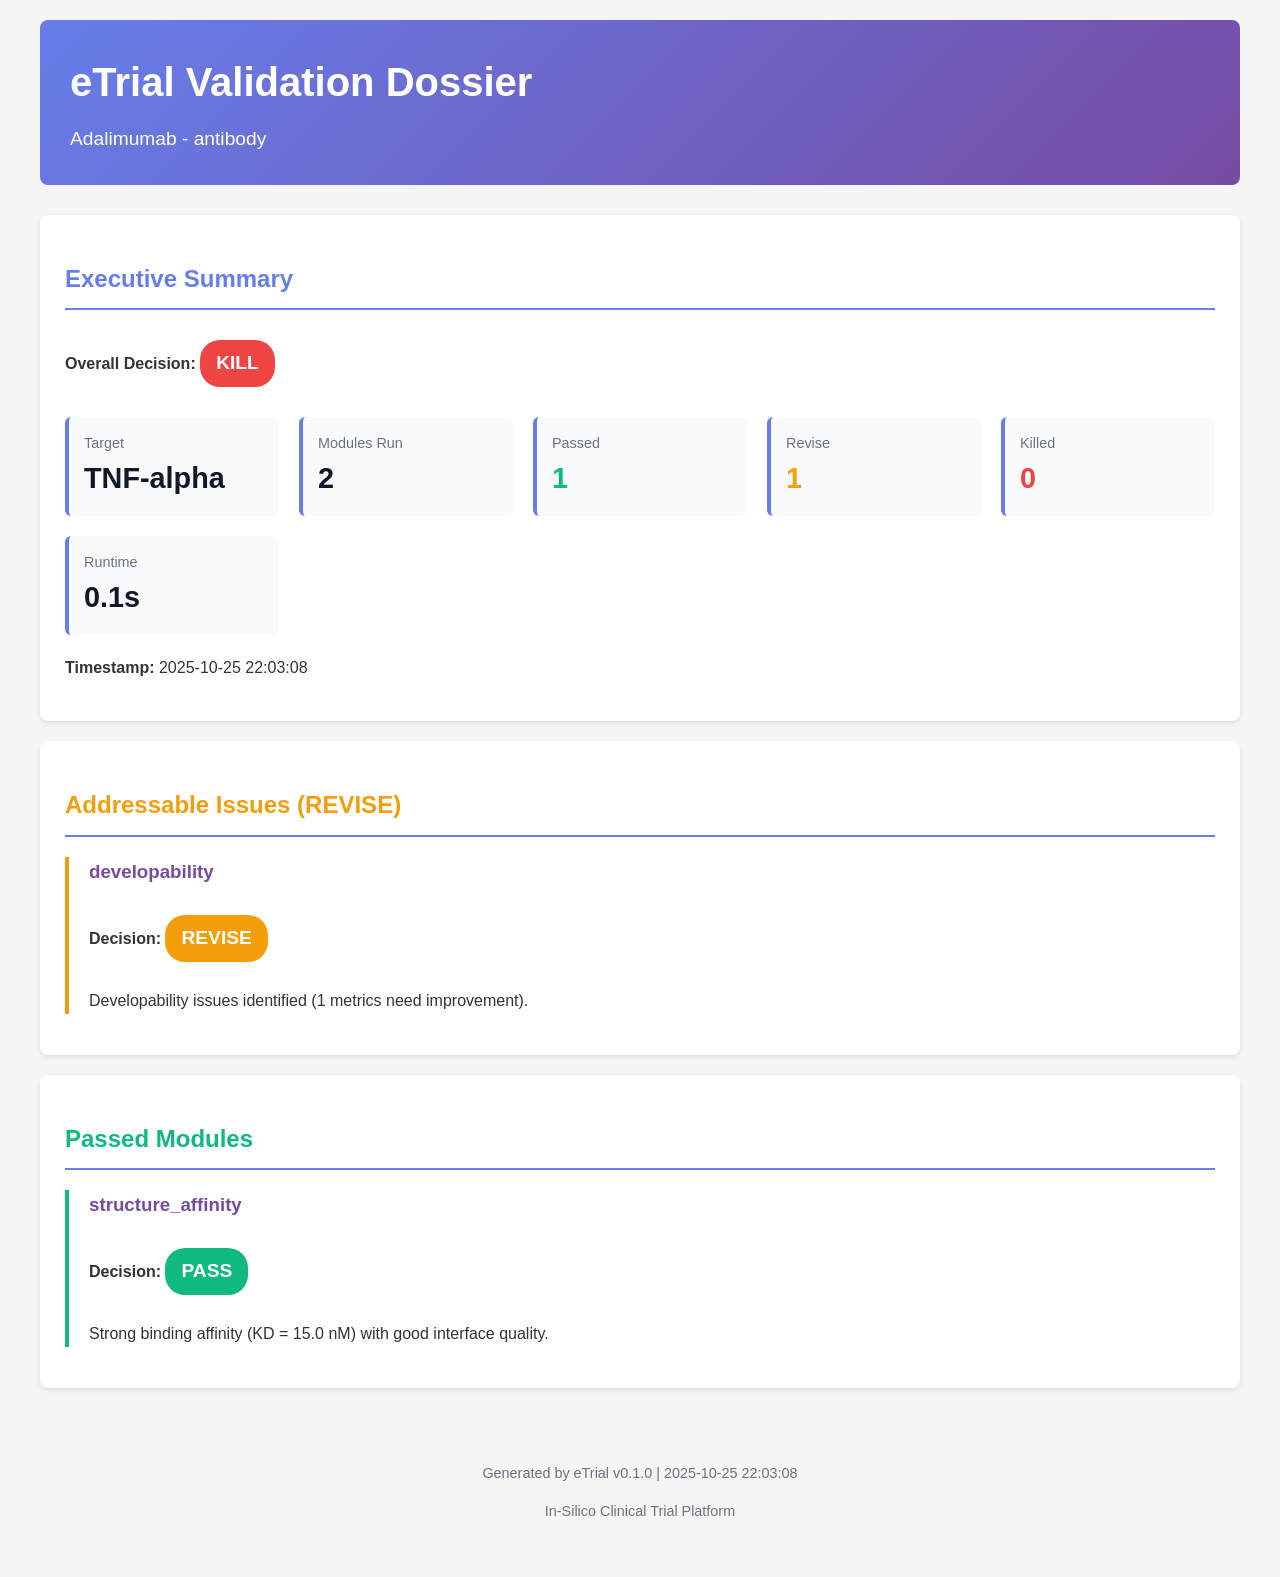
<file: outputs/validation_controls/Adalimumab_validation.html>
<!DOCTYPE html>
<html>
<head>
    <meta charset="UTF-8">
    <title>eTrial Validation Dossier - Adalimumab</title>
    <style>
        body {
            font-family: 'Helvetica Neue', Arial, sans-serif;
            line-height: 1.6;
            color: #333;
            max-width: 1200px;
            margin: 0 auto;
            padding: 20px;
            background-color: #f5f5f5;
        }
        .header {
            background: linear-gradient(135deg, #667eea 0%, #764ba2 100%);
            color: white;
            padding: 30px;
            border-radius: 8px;
            margin-bottom: 30px;
        }
        h1 { margin: 0; font-size: 2.5em; }
        h2 { color: #667eea; border-bottom: 2px solid #667eea; padding-bottom: 10px; }
        h3 { color: #764ba2; }

        .decision-badge {
            display: inline-block;
            padding: 8px 16px;
            border-radius: 20px;
            font-weight: bold;
            font-size: 1.2em;
            margin: 10px 0;
        }
        .decision-PASS { background-color: #10b981; color: white; }
        .decision-REVISE { background-color: #f59e0b; color: white; }
        .decision-KILL { background-color: #ef4444; color: white; }
        .decision-INFORMATIVE { background-color: #6b7280; color: white; }

        .section {
            background: white;
            padding: 25px;
            margin: 20px 0;
            border-radius: 8px;
            box-shadow: 0 2px 4px rgba(0,0,0,0.1);
        }

        .exec-summary {
            display: grid;
            grid-template-columns: repeat(auto-fit, minmax(200px, 1fr));
            gap: 20px;
            margin: 20px 0;
        }
        .stat-card {
            background: #f9fafb;
            padding: 15px;
            border-radius: 6px;
            border-left: 4px solid #667eea;
        }
        .stat-label { font-size: 0.9em; color: #6b7280; }
        .stat-value { font-size: 1.8em; font-weight: bold; color: #111827; }

        .module-result {
            border-left: 4px solid #e5e7eb;
            padding-left: 20px;
            margin: 15px 0;
        }
        .module-result.PASS { border-left-color: #10b981; }
        .module-result.REVISE { border-left-color: #f59e0b; }
        .module-result.KILL { border-left-color: #ef4444; }

        .metric-table {
            width: 100%;
            border-collapse: collapse;
            margin: 15px 0;
        }
        .metric-table th {
            background-color: #f3f4f6;
            padding: 12px;
            text-align: left;
            font-weight: 600;
            border-bottom: 2px solid #d1d5db;
        }
        .metric-table td {
            padding: 10px 12px;
            border-bottom: 1px solid #e5e7eb;
        }

        .recommendation-list, .risk-list {
            list-style-type: none;
            padding: 0;
        }
        .recommendation-list li, .risk-list li {
            padding: 10px;
            margin: 8px 0;
            border-radius: 6px;
        }
        .recommendation-list li {
            background-color: #dbeafe;
            border-left: 4px solid #3b82f6;
        }
        .risk-list li {
            background-color: #fee2e2;
            border-left: 4px solid #ef4444;
        }

        .footer {
            text-align: center;
            margin-top: 40px;
            padding: 20px;
            color: #6b7280;
            font-size: 0.9em;
        }
    </style>
</head>
<body>
    <div class="header">
        <h1>eTrial Validation Dossier</h1>
        <p style="font-size: 1.2em; margin: 10px 0 0 0;">
            Adalimumab - antibody
        </p>
    </div>

    <!-- Executive Summary -->
    <div class="section">
        <h2>Executive Summary</h2>

        <p><strong>Overall Decision:</strong>
            <span class="decision-badge decision-KILL">
                KILL
            </span>
        </p>

        <div class="exec-summary">
            <div class="stat-card">
                <div class="stat-label">Target</div>
                <div class="stat-value">TNF-alpha</div>
            </div>
            <div class="stat-card">
                <div class="stat-label">Modules Run</div>
                <div class="stat-value">2</div>
            </div>
            <div class="stat-card">
                <div class="stat-label">Passed</div>
                <div class="stat-value" style="color: #10b981;">1</div>
            </div>
            <div class="stat-card">
                <div class="stat-label">Revise</div>
                <div class="stat-value" style="color: #f59e0b;">1</div>
            </div>
            <div class="stat-card">
                <div class="stat-label">Killed</div>
                <div class="stat-value" style="color: #ef4444;">0</div>
            </div>
            <div class="stat-card">
                <div class="stat-label">Runtime</div>
                <div class="stat-value">0.1s</div>
            </div>
        </div>

        <p><strong>Timestamp:</strong> 2025-10-25 22:03:08</p>
    </div>

    <!-- Modules: KILL -->
    

    <!-- Modules: REVISE -->
    
    <div class="section">
        <h2 style="color: #f59e0b;">Addressable Issues (REVISE)</h2>
        
        <div class="module-result REVISE">
            <h3>developability</h3>
            <p><strong>Decision:</strong> <span class="decision-badge decision-REVISE">REVISE</span></p>
            <p>Developability issues identified (1 metrics need improvement).</p>

            
        </div>
        
    </div>
    

    <!-- Modules: PASS -->
    
    <div class="section">
        <h2 style="color: #10b981;">Passed Modules</h2>
        
        <div class="module-result PASS">
            <h3>structure_affinity</h3>
            <p><strong>Decision:</strong> <span class="decision-badge decision-PASS">PASS</span></p>
            <p>Strong binding affinity (KD = 15.0 nM) with good interface quality.</p>
        </div>
        
    </div>
    

    <!-- All Recommendations -->
    

    <div class="footer">
        <p>Generated by eTrial v0.1.0 | 2025-10-25 22:03:08</p>
        <p>In-Silico Clinical Trial Platform</p>
    </div>
</body>
</html>
</file>
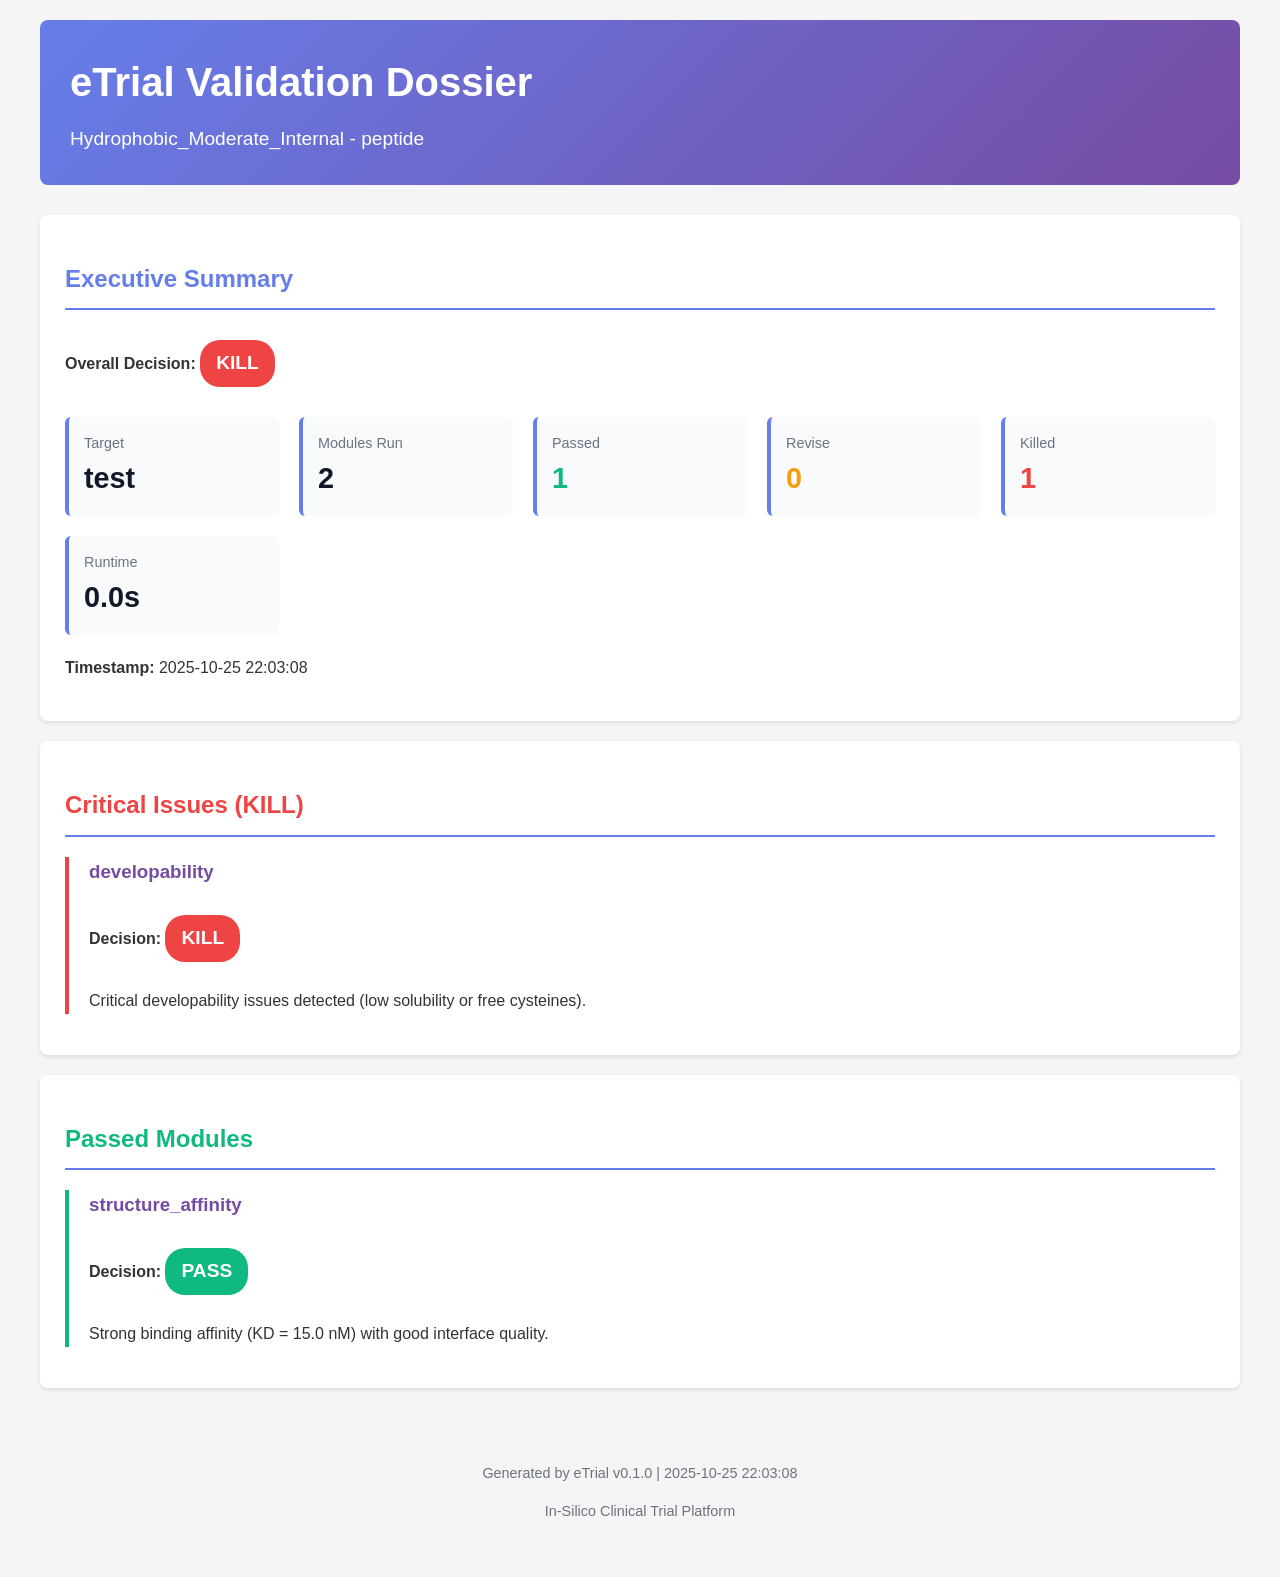
<file: outputs/validation_controls/Hydrophobic_Moderate_Internal_validation.html>
<!DOCTYPE html>
<html>
<head>
    <meta charset="UTF-8">
    <title>eTrial Validation Dossier - Hydrophobic_Moderate_Internal</title>
    <style>
        body {
            font-family: 'Helvetica Neue', Arial, sans-serif;
            line-height: 1.6;
            color: #333;
            max-width: 1200px;
            margin: 0 auto;
            padding: 20px;
            background-color: #f5f5f5;
        }
        .header {
            background: linear-gradient(135deg, #667eea 0%, #764ba2 100%);
            color: white;
            padding: 30px;
            border-radius: 8px;
            margin-bottom: 30px;
        }
        h1 { margin: 0; font-size: 2.5em; }
        h2 { color: #667eea; border-bottom: 2px solid #667eea; padding-bottom: 10px; }
        h3 { color: #764ba2; }

        .decision-badge {
            display: inline-block;
            padding: 8px 16px;
            border-radius: 20px;
            font-weight: bold;
            font-size: 1.2em;
            margin: 10px 0;
        }
        .decision-PASS { background-color: #10b981; color: white; }
        .decision-REVISE { background-color: #f59e0b; color: white; }
        .decision-KILL { background-color: #ef4444; color: white; }
        .decision-INFORMATIVE { background-color: #6b7280; color: white; }

        .section {
            background: white;
            padding: 25px;
            margin: 20px 0;
            border-radius: 8px;
            box-shadow: 0 2px 4px rgba(0,0,0,0.1);
        }

        .exec-summary {
            display: grid;
            grid-template-columns: repeat(auto-fit, minmax(200px, 1fr));
            gap: 20px;
            margin: 20px 0;
        }
        .stat-card {
            background: #f9fafb;
            padding: 15px;
            border-radius: 6px;
            border-left: 4px solid #667eea;
        }
        .stat-label { font-size: 0.9em; color: #6b7280; }
        .stat-value { font-size: 1.8em; font-weight: bold; color: #111827; }

        .module-result {
            border-left: 4px solid #e5e7eb;
            padding-left: 20px;
            margin: 15px 0;
        }
        .module-result.PASS { border-left-color: #10b981; }
        .module-result.REVISE { border-left-color: #f59e0b; }
        .module-result.KILL { border-left-color: #ef4444; }

        .metric-table {
            width: 100%;
            border-collapse: collapse;
            margin: 15px 0;
        }
        .metric-table th {
            background-color: #f3f4f6;
            padding: 12px;
            text-align: left;
            font-weight: 600;
            border-bottom: 2px solid #d1d5db;
        }
        .metric-table td {
            padding: 10px 12px;
            border-bottom: 1px solid #e5e7eb;
        }

        .recommendation-list, .risk-list {
            list-style-type: none;
            padding: 0;
        }
        .recommendation-list li, .risk-list li {
            padding: 10px;
            margin: 8px 0;
            border-radius: 6px;
        }
        .recommendation-list li {
            background-color: #dbeafe;
            border-left: 4px solid #3b82f6;
        }
        .risk-list li {
            background-color: #fee2e2;
            border-left: 4px solid #ef4444;
        }

        .footer {
            text-align: center;
            margin-top: 40px;
            padding: 20px;
            color: #6b7280;
            font-size: 0.9em;
        }
    </style>
</head>
<body>
    <div class="header">
        <h1>eTrial Validation Dossier</h1>
        <p style="font-size: 1.2em; margin: 10px 0 0 0;">
            Hydrophobic_Moderate_Internal - peptide
        </p>
    </div>

    <!-- Executive Summary -->
    <div class="section">
        <h2>Executive Summary</h2>

        <p><strong>Overall Decision:</strong>
            <span class="decision-badge decision-KILL">
                KILL
            </span>
        </p>

        <div class="exec-summary">
            <div class="stat-card">
                <div class="stat-label">Target</div>
                <div class="stat-value">test</div>
            </div>
            <div class="stat-card">
                <div class="stat-label">Modules Run</div>
                <div class="stat-value">2</div>
            </div>
            <div class="stat-card">
                <div class="stat-label">Passed</div>
                <div class="stat-value" style="color: #10b981;">1</div>
            </div>
            <div class="stat-card">
                <div class="stat-label">Revise</div>
                <div class="stat-value" style="color: #f59e0b;">0</div>
            </div>
            <div class="stat-card">
                <div class="stat-label">Killed</div>
                <div class="stat-value" style="color: #ef4444;">1</div>
            </div>
            <div class="stat-card">
                <div class="stat-label">Runtime</div>
                <div class="stat-value">0.0s</div>
            </div>
        </div>

        <p><strong>Timestamp:</strong> 2025-10-25 22:03:08</p>
    </div>

    <!-- Modules: KILL -->
    
    <div class="section">
        <h2 style="color: #ef4444;">Critical Issues (KILL)</h2>
        
        <div class="module-result KILL">
            <h3>developability</h3>
            <p><strong>Decision:</strong> <span class="decision-badge decision-KILL">KILL</span></p>
            <p>Critical developability issues detected (low solubility or free cysteines).</p>

            
        </div>
        
    </div>
    

    <!-- Modules: REVISE -->
    

    <!-- Modules: PASS -->
    
    <div class="section">
        <h2 style="color: #10b981;">Passed Modules</h2>
        
        <div class="module-result PASS">
            <h3>structure_affinity</h3>
            <p><strong>Decision:</strong> <span class="decision-badge decision-PASS">PASS</span></p>
            <p>Strong binding affinity (KD = 15.0 nM) with good interface quality.</p>
        </div>
        
    </div>
    

    <!-- All Recommendations -->
    

    <div class="footer">
        <p>Generated by eTrial v0.1.0 | 2025-10-25 22:03:08</p>
        <p>In-Silico Clinical Trial Platform</p>
    </div>
</body>
</html>
</file>
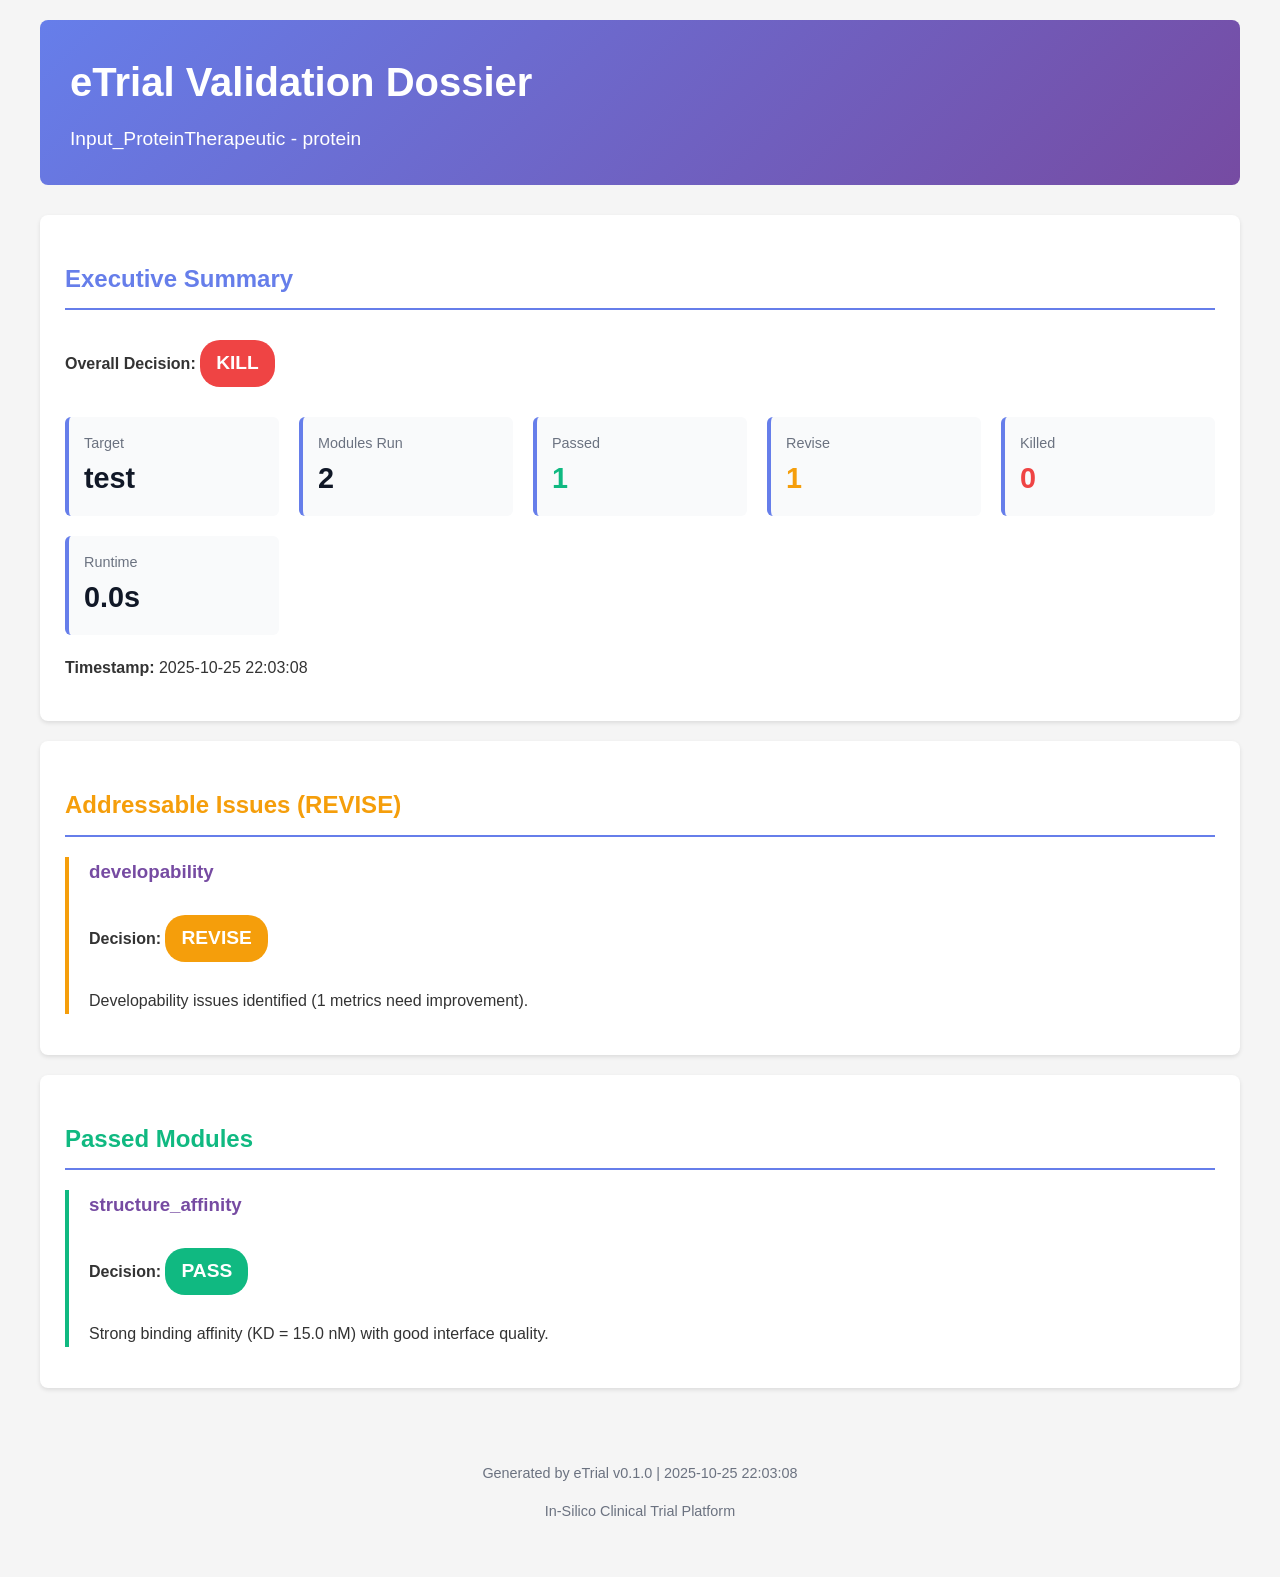
<file: outputs/validation_controls/Input_ProteinTherapeutic_validation.html>
<!DOCTYPE html>
<html>
<head>
    <meta charset="UTF-8">
    <title>eTrial Validation Dossier - Input_ProteinTherapeutic</title>
    <style>
        body {
            font-family: 'Helvetica Neue', Arial, sans-serif;
            line-height: 1.6;
            color: #333;
            max-width: 1200px;
            margin: 0 auto;
            padding: 20px;
            background-color: #f5f5f5;
        }
        .header {
            background: linear-gradient(135deg, #667eea 0%, #764ba2 100%);
            color: white;
            padding: 30px;
            border-radius: 8px;
            margin-bottom: 30px;
        }
        h1 { margin: 0; font-size: 2.5em; }
        h2 { color: #667eea; border-bottom: 2px solid #667eea; padding-bottom: 10px; }
        h3 { color: #764ba2; }

        .decision-badge {
            display: inline-block;
            padding: 8px 16px;
            border-radius: 20px;
            font-weight: bold;
            font-size: 1.2em;
            margin: 10px 0;
        }
        .decision-PASS { background-color: #10b981; color: white; }
        .decision-REVISE { background-color: #f59e0b; color: white; }
        .decision-KILL { background-color: #ef4444; color: white; }
        .decision-INFORMATIVE { background-color: #6b7280; color: white; }

        .section {
            background: white;
            padding: 25px;
            margin: 20px 0;
            border-radius: 8px;
            box-shadow: 0 2px 4px rgba(0,0,0,0.1);
        }

        .exec-summary {
            display: grid;
            grid-template-columns: repeat(auto-fit, minmax(200px, 1fr));
            gap: 20px;
            margin: 20px 0;
        }
        .stat-card {
            background: #f9fafb;
            padding: 15px;
            border-radius: 6px;
            border-left: 4px solid #667eea;
        }
        .stat-label { font-size: 0.9em; color: #6b7280; }
        .stat-value { font-size: 1.8em; font-weight: bold; color: #111827; }

        .module-result {
            border-left: 4px solid #e5e7eb;
            padding-left: 20px;
            margin: 15px 0;
        }
        .module-result.PASS { border-left-color: #10b981; }
        .module-result.REVISE { border-left-color: #f59e0b; }
        .module-result.KILL { border-left-color: #ef4444; }

        .metric-table {
            width: 100%;
            border-collapse: collapse;
            margin: 15px 0;
        }
        .metric-table th {
            background-color: #f3f4f6;
            padding: 12px;
            text-align: left;
            font-weight: 600;
            border-bottom: 2px solid #d1d5db;
        }
        .metric-table td {
            padding: 10px 12px;
            border-bottom: 1px solid #e5e7eb;
        }

        .recommendation-list, .risk-list {
            list-style-type: none;
            padding: 0;
        }
        .recommendation-list li, .risk-list li {
            padding: 10px;
            margin: 8px 0;
            border-radius: 6px;
        }
        .recommendation-list li {
            background-color: #dbeafe;
            border-left: 4px solid #3b82f6;
        }
        .risk-list li {
            background-color: #fee2e2;
            border-left: 4px solid #ef4444;
        }

        .footer {
            text-align: center;
            margin-top: 40px;
            padding: 20px;
            color: #6b7280;
            font-size: 0.9em;
        }
    </style>
</head>
<body>
    <div class="header">
        <h1>eTrial Validation Dossier</h1>
        <p style="font-size: 1.2em; margin: 10px 0 0 0;">
            Input_ProteinTherapeutic - protein
        </p>
    </div>

    <!-- Executive Summary -->
    <div class="section">
        <h2>Executive Summary</h2>

        <p><strong>Overall Decision:</strong>
            <span class="decision-badge decision-KILL">
                KILL
            </span>
        </p>

        <div class="exec-summary">
            <div class="stat-card">
                <div class="stat-label">Target</div>
                <div class="stat-value">test</div>
            </div>
            <div class="stat-card">
                <div class="stat-label">Modules Run</div>
                <div class="stat-value">2</div>
            </div>
            <div class="stat-card">
                <div class="stat-label">Passed</div>
                <div class="stat-value" style="color: #10b981;">1</div>
            </div>
            <div class="stat-card">
                <div class="stat-label">Revise</div>
                <div class="stat-value" style="color: #f59e0b;">1</div>
            </div>
            <div class="stat-card">
                <div class="stat-label">Killed</div>
                <div class="stat-value" style="color: #ef4444;">0</div>
            </div>
            <div class="stat-card">
                <div class="stat-label">Runtime</div>
                <div class="stat-value">0.0s</div>
            </div>
        </div>

        <p><strong>Timestamp:</strong> 2025-10-25 22:03:08</p>
    </div>

    <!-- Modules: KILL -->
    

    <!-- Modules: REVISE -->
    
    <div class="section">
        <h2 style="color: #f59e0b;">Addressable Issues (REVISE)</h2>
        
        <div class="module-result REVISE">
            <h3>developability</h3>
            <p><strong>Decision:</strong> <span class="decision-badge decision-REVISE">REVISE</span></p>
            <p>Developability issues identified (1 metrics need improvement).</p>

            
        </div>
        
    </div>
    

    <!-- Modules: PASS -->
    
    <div class="section">
        <h2 style="color: #10b981;">Passed Modules</h2>
        
        <div class="module-result PASS">
            <h3>structure_affinity</h3>
            <p><strong>Decision:</strong> <span class="decision-badge decision-PASS">PASS</span></p>
            <p>Strong binding affinity (KD = 15.0 nM) with good interface quality.</p>
        </div>
        
    </div>
    

    <!-- All Recommendations -->
    

    <div class="footer">
        <p>Generated by eTrial v0.1.0 | 2025-10-25 22:03:08</p>
        <p>In-Silico Clinical Trial Platform</p>
    </div>
</body>
</html>
</file>
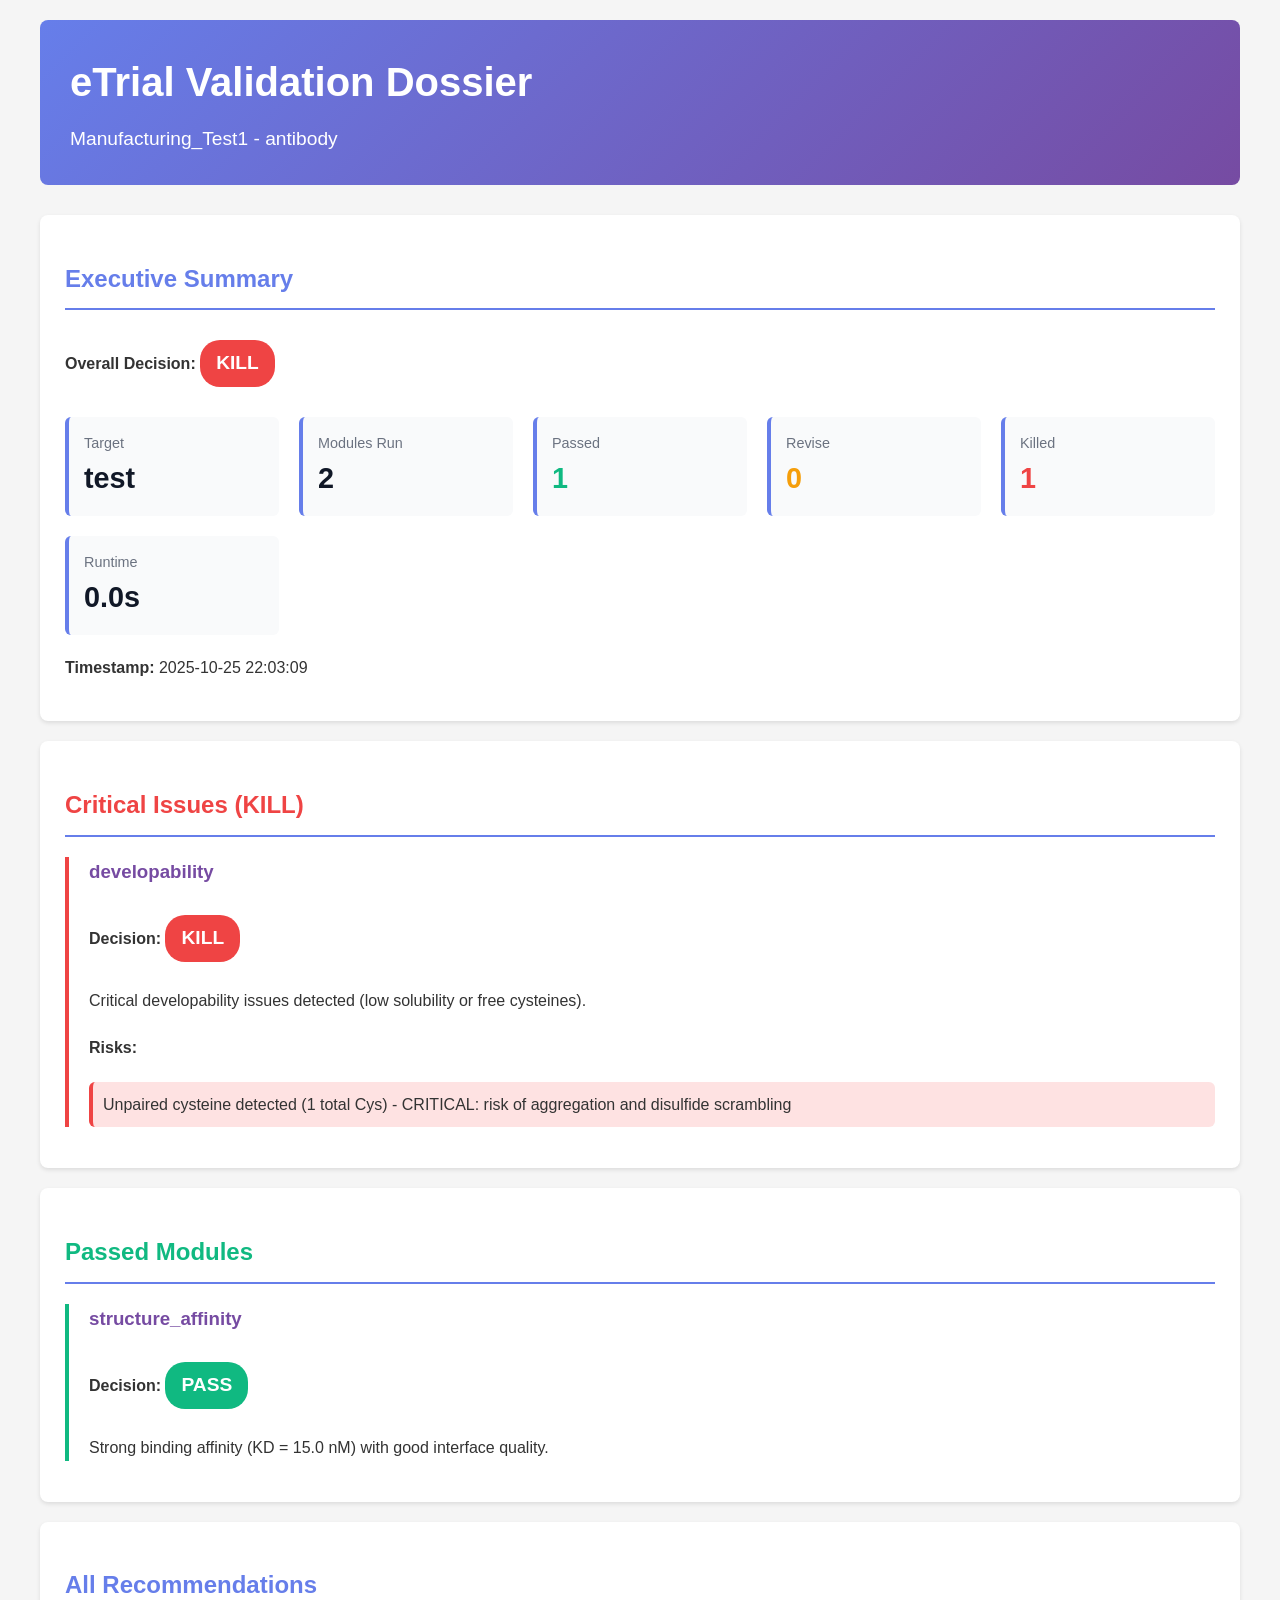
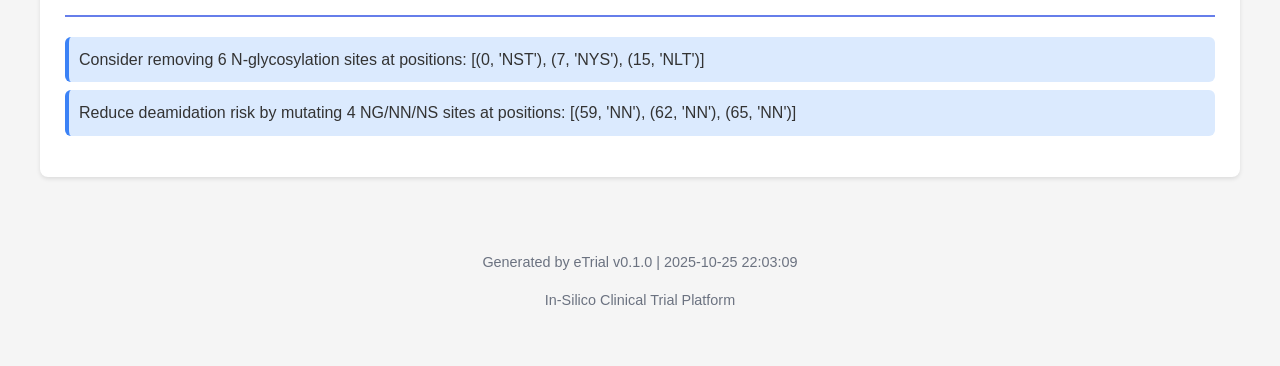
<file: outputs/validation_controls/Manufacturing_Test1_validation.html>
<!DOCTYPE html>
<html>
<head>
    <meta charset="UTF-8">
    <title>eTrial Validation Dossier - Manufacturing_Test1</title>
    <style>
        body {
            font-family: 'Helvetica Neue', Arial, sans-serif;
            line-height: 1.6;
            color: #333;
            max-width: 1200px;
            margin: 0 auto;
            padding: 20px;
            background-color: #f5f5f5;
        }
        .header {
            background: linear-gradient(135deg, #667eea 0%, #764ba2 100%);
            color: white;
            padding: 30px;
            border-radius: 8px;
            margin-bottom: 30px;
        }
        h1 { margin: 0; font-size: 2.5em; }
        h2 { color: #667eea; border-bottom: 2px solid #667eea; padding-bottom: 10px; }
        h3 { color: #764ba2; }

        .decision-badge {
            display: inline-block;
            padding: 8px 16px;
            border-radius: 20px;
            font-weight: bold;
            font-size: 1.2em;
            margin: 10px 0;
        }
        .decision-PASS { background-color: #10b981; color: white; }
        .decision-REVISE { background-color: #f59e0b; color: white; }
        .decision-KILL { background-color: #ef4444; color: white; }
        .decision-INFORMATIVE { background-color: #6b7280; color: white; }

        .section {
            background: white;
            padding: 25px;
            margin: 20px 0;
            border-radius: 8px;
            box-shadow: 0 2px 4px rgba(0,0,0,0.1);
        }

        .exec-summary {
            display: grid;
            grid-template-columns: repeat(auto-fit, minmax(200px, 1fr));
            gap: 20px;
            margin: 20px 0;
        }
        .stat-card {
            background: #f9fafb;
            padding: 15px;
            border-radius: 6px;
            border-left: 4px solid #667eea;
        }
        .stat-label { font-size: 0.9em; color: #6b7280; }
        .stat-value { font-size: 1.8em; font-weight: bold; color: #111827; }

        .module-result {
            border-left: 4px solid #e5e7eb;
            padding-left: 20px;
            margin: 15px 0;
        }
        .module-result.PASS { border-left-color: #10b981; }
        .module-result.REVISE { border-left-color: #f59e0b; }
        .module-result.KILL { border-left-color: #ef4444; }

        .metric-table {
            width: 100%;
            border-collapse: collapse;
            margin: 15px 0;
        }
        .metric-table th {
            background-color: #f3f4f6;
            padding: 12px;
            text-align: left;
            font-weight: 600;
            border-bottom: 2px solid #d1d5db;
        }
        .metric-table td {
            padding: 10px 12px;
            border-bottom: 1px solid #e5e7eb;
        }

        .recommendation-list, .risk-list {
            list-style-type: none;
            padding: 0;
        }
        .recommendation-list li, .risk-list li {
            padding: 10px;
            margin: 8px 0;
            border-radius: 6px;
        }
        .recommendation-list li {
            background-color: #dbeafe;
            border-left: 4px solid #3b82f6;
        }
        .risk-list li {
            background-color: #fee2e2;
            border-left: 4px solid #ef4444;
        }

        .footer {
            text-align: center;
            margin-top: 40px;
            padding: 20px;
            color: #6b7280;
            font-size: 0.9em;
        }
    </style>
</head>
<body>
    <div class="header">
        <h1>eTrial Validation Dossier</h1>
        <p style="font-size: 1.2em; margin: 10px 0 0 0;">
            Manufacturing_Test1 - antibody
        </p>
    </div>

    <!-- Executive Summary -->
    <div class="section">
        <h2>Executive Summary</h2>

        <p><strong>Overall Decision:</strong>
            <span class="decision-badge decision-KILL">
                KILL
            </span>
        </p>

        <div class="exec-summary">
            <div class="stat-card">
                <div class="stat-label">Target</div>
                <div class="stat-value">test</div>
            </div>
            <div class="stat-card">
                <div class="stat-label">Modules Run</div>
                <div class="stat-value">2</div>
            </div>
            <div class="stat-card">
                <div class="stat-label">Passed</div>
                <div class="stat-value" style="color: #10b981;">1</div>
            </div>
            <div class="stat-card">
                <div class="stat-label">Revise</div>
                <div class="stat-value" style="color: #f59e0b;">0</div>
            </div>
            <div class="stat-card">
                <div class="stat-label">Killed</div>
                <div class="stat-value" style="color: #ef4444;">1</div>
            </div>
            <div class="stat-card">
                <div class="stat-label">Runtime</div>
                <div class="stat-value">0.0s</div>
            </div>
        </div>

        <p><strong>Timestamp:</strong> 2025-10-25 22:03:09</p>
    </div>

    <!-- Modules: KILL -->
    
    <div class="section">
        <h2 style="color: #ef4444;">Critical Issues (KILL)</h2>
        
        <div class="module-result KILL">
            <h3>developability</h3>
            <p><strong>Decision:</strong> <span class="decision-badge decision-KILL">KILL</span></p>
            <p>Critical developability issues detected (low solubility or free cysteines).</p>

            
            <h4>Risks:</h4>
            <ul class="risk-list">
                
                <li>Unpaired cysteine detected (1 total Cys) - CRITICAL: risk of aggregation and disulfide scrambling</li>
                
            </ul>
            
        </div>
        
    </div>
    

    <!-- Modules: REVISE -->
    

    <!-- Modules: PASS -->
    
    <div class="section">
        <h2 style="color: #10b981;">Passed Modules</h2>
        
        <div class="module-result PASS">
            <h3>structure_affinity</h3>
            <p><strong>Decision:</strong> <span class="decision-badge decision-PASS">PASS</span></p>
            <p>Strong binding affinity (KD = 15.0 nM) with good interface quality.</p>
        </div>
        
    </div>
    

    <!-- All Recommendations -->
    
    <div class="section">
        <h2>All Recommendations</h2>
        <ul class="recommendation-list">
            
            <li>Consider removing 6 N-glycosylation sites at positions: [(0, &#39;NST&#39;), (7, &#39;NYS&#39;), (15, &#39;NLT&#39;)]</li>
            
            <li>Reduce deamidation risk by mutating 4 NG/NN/NS sites at positions: [(59, &#39;NN&#39;), (62, &#39;NN&#39;), (65, &#39;NN&#39;)]</li>
            
        </ul>
    </div>
    

    <div class="footer">
        <p>Generated by eTrial v0.1.0 | 2025-10-25 22:03:09</p>
        <p>In-Silico Clinical Trial Platform</p>
    </div>
</body>
</html>
</file>
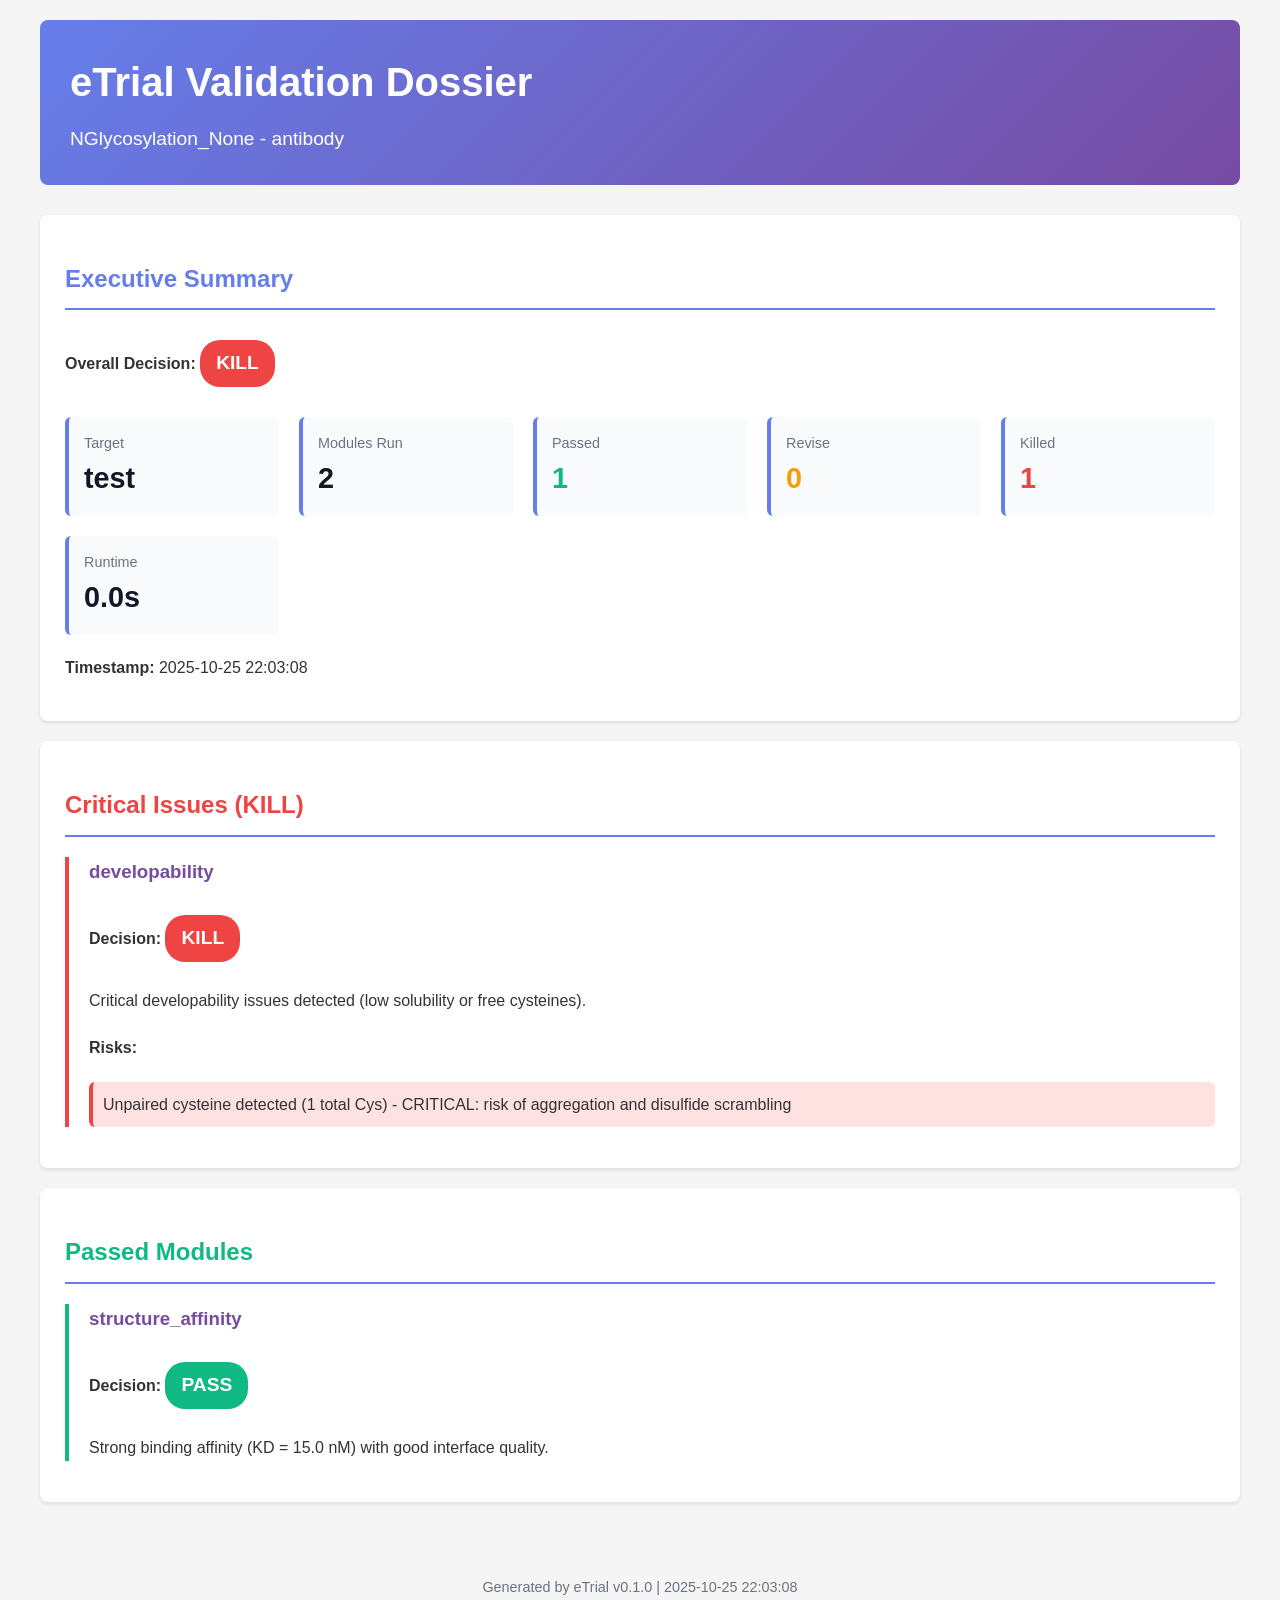
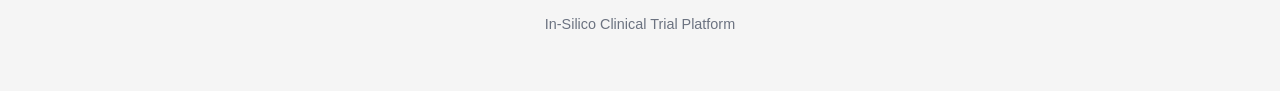
<file: outputs/validation_controls/NGlycosylation_None_validation.html>
<!DOCTYPE html>
<html>
<head>
    <meta charset="UTF-8">
    <title>eTrial Validation Dossier - NGlycosylation_None</title>
    <style>
        body {
            font-family: 'Helvetica Neue', Arial, sans-serif;
            line-height: 1.6;
            color: #333;
            max-width: 1200px;
            margin: 0 auto;
            padding: 20px;
            background-color: #f5f5f5;
        }
        .header {
            background: linear-gradient(135deg, #667eea 0%, #764ba2 100%);
            color: white;
            padding: 30px;
            border-radius: 8px;
            margin-bottom: 30px;
        }
        h1 { margin: 0; font-size: 2.5em; }
        h2 { color: #667eea; border-bottom: 2px solid #667eea; padding-bottom: 10px; }
        h3 { color: #764ba2; }

        .decision-badge {
            display: inline-block;
            padding: 8px 16px;
            border-radius: 20px;
            font-weight: bold;
            font-size: 1.2em;
            margin: 10px 0;
        }
        .decision-PASS { background-color: #10b981; color: white; }
        .decision-REVISE { background-color: #f59e0b; color: white; }
        .decision-KILL { background-color: #ef4444; color: white; }
        .decision-INFORMATIVE { background-color: #6b7280; color: white; }

        .section {
            background: white;
            padding: 25px;
            margin: 20px 0;
            border-radius: 8px;
            box-shadow: 0 2px 4px rgba(0,0,0,0.1);
        }

        .exec-summary {
            display: grid;
            grid-template-columns: repeat(auto-fit, minmax(200px, 1fr));
            gap: 20px;
            margin: 20px 0;
        }
        .stat-card {
            background: #f9fafb;
            padding: 15px;
            border-radius: 6px;
            border-left: 4px solid #667eea;
        }
        .stat-label { font-size: 0.9em; color: #6b7280; }
        .stat-value { font-size: 1.8em; font-weight: bold; color: #111827; }

        .module-result {
            border-left: 4px solid #e5e7eb;
            padding-left: 20px;
            margin: 15px 0;
        }
        .module-result.PASS { border-left-color: #10b981; }
        .module-result.REVISE { border-left-color: #f59e0b; }
        .module-result.KILL { border-left-color: #ef4444; }

        .metric-table {
            width: 100%;
            border-collapse: collapse;
            margin: 15px 0;
        }
        .metric-table th {
            background-color: #f3f4f6;
            padding: 12px;
            text-align: left;
            font-weight: 600;
            border-bottom: 2px solid #d1d5db;
        }
        .metric-table td {
            padding: 10px 12px;
            border-bottom: 1px solid #e5e7eb;
        }

        .recommendation-list, .risk-list {
            list-style-type: none;
            padding: 0;
        }
        .recommendation-list li, .risk-list li {
            padding: 10px;
            margin: 8px 0;
            border-radius: 6px;
        }
        .recommendation-list li {
            background-color: #dbeafe;
            border-left: 4px solid #3b82f6;
        }
        .risk-list li {
            background-color: #fee2e2;
            border-left: 4px solid #ef4444;
        }

        .footer {
            text-align: center;
            margin-top: 40px;
            padding: 20px;
            color: #6b7280;
            font-size: 0.9em;
        }
    </style>
</head>
<body>
    <div class="header">
        <h1>eTrial Validation Dossier</h1>
        <p style="font-size: 1.2em; margin: 10px 0 0 0;">
            NGlycosylation_None - antibody
        </p>
    </div>

    <!-- Executive Summary -->
    <div class="section">
        <h2>Executive Summary</h2>

        <p><strong>Overall Decision:</strong>
            <span class="decision-badge decision-KILL">
                KILL
            </span>
        </p>

        <div class="exec-summary">
            <div class="stat-card">
                <div class="stat-label">Target</div>
                <div class="stat-value">test</div>
            </div>
            <div class="stat-card">
                <div class="stat-label">Modules Run</div>
                <div class="stat-value">2</div>
            </div>
            <div class="stat-card">
                <div class="stat-label">Passed</div>
                <div class="stat-value" style="color: #10b981;">1</div>
            </div>
            <div class="stat-card">
                <div class="stat-label">Revise</div>
                <div class="stat-value" style="color: #f59e0b;">0</div>
            </div>
            <div class="stat-card">
                <div class="stat-label">Killed</div>
                <div class="stat-value" style="color: #ef4444;">1</div>
            </div>
            <div class="stat-card">
                <div class="stat-label">Runtime</div>
                <div class="stat-value">0.0s</div>
            </div>
        </div>

        <p><strong>Timestamp:</strong> 2025-10-25 22:03:08</p>
    </div>

    <!-- Modules: KILL -->
    
    <div class="section">
        <h2 style="color: #ef4444;">Critical Issues (KILL)</h2>
        
        <div class="module-result KILL">
            <h3>developability</h3>
            <p><strong>Decision:</strong> <span class="decision-badge decision-KILL">KILL</span></p>
            <p>Critical developability issues detected (low solubility or free cysteines).</p>

            
            <h4>Risks:</h4>
            <ul class="risk-list">
                
                <li>Unpaired cysteine detected (1 total Cys) - CRITICAL: risk of aggregation and disulfide scrambling</li>
                
            </ul>
            
        </div>
        
    </div>
    

    <!-- Modules: REVISE -->
    

    <!-- Modules: PASS -->
    
    <div class="section">
        <h2 style="color: #10b981;">Passed Modules</h2>
        
        <div class="module-result PASS">
            <h3>structure_affinity</h3>
            <p><strong>Decision:</strong> <span class="decision-badge decision-PASS">PASS</span></p>
            <p>Strong binding affinity (KD = 15.0 nM) with good interface quality.</p>
        </div>
        
    </div>
    

    <!-- All Recommendations -->
    

    <div class="footer">
        <p>Generated by eTrial v0.1.0 | 2025-10-25 22:03:08</p>
        <p>In-Silico Clinical Trial Platform</p>
    </div>
</body>
</html>
</file>
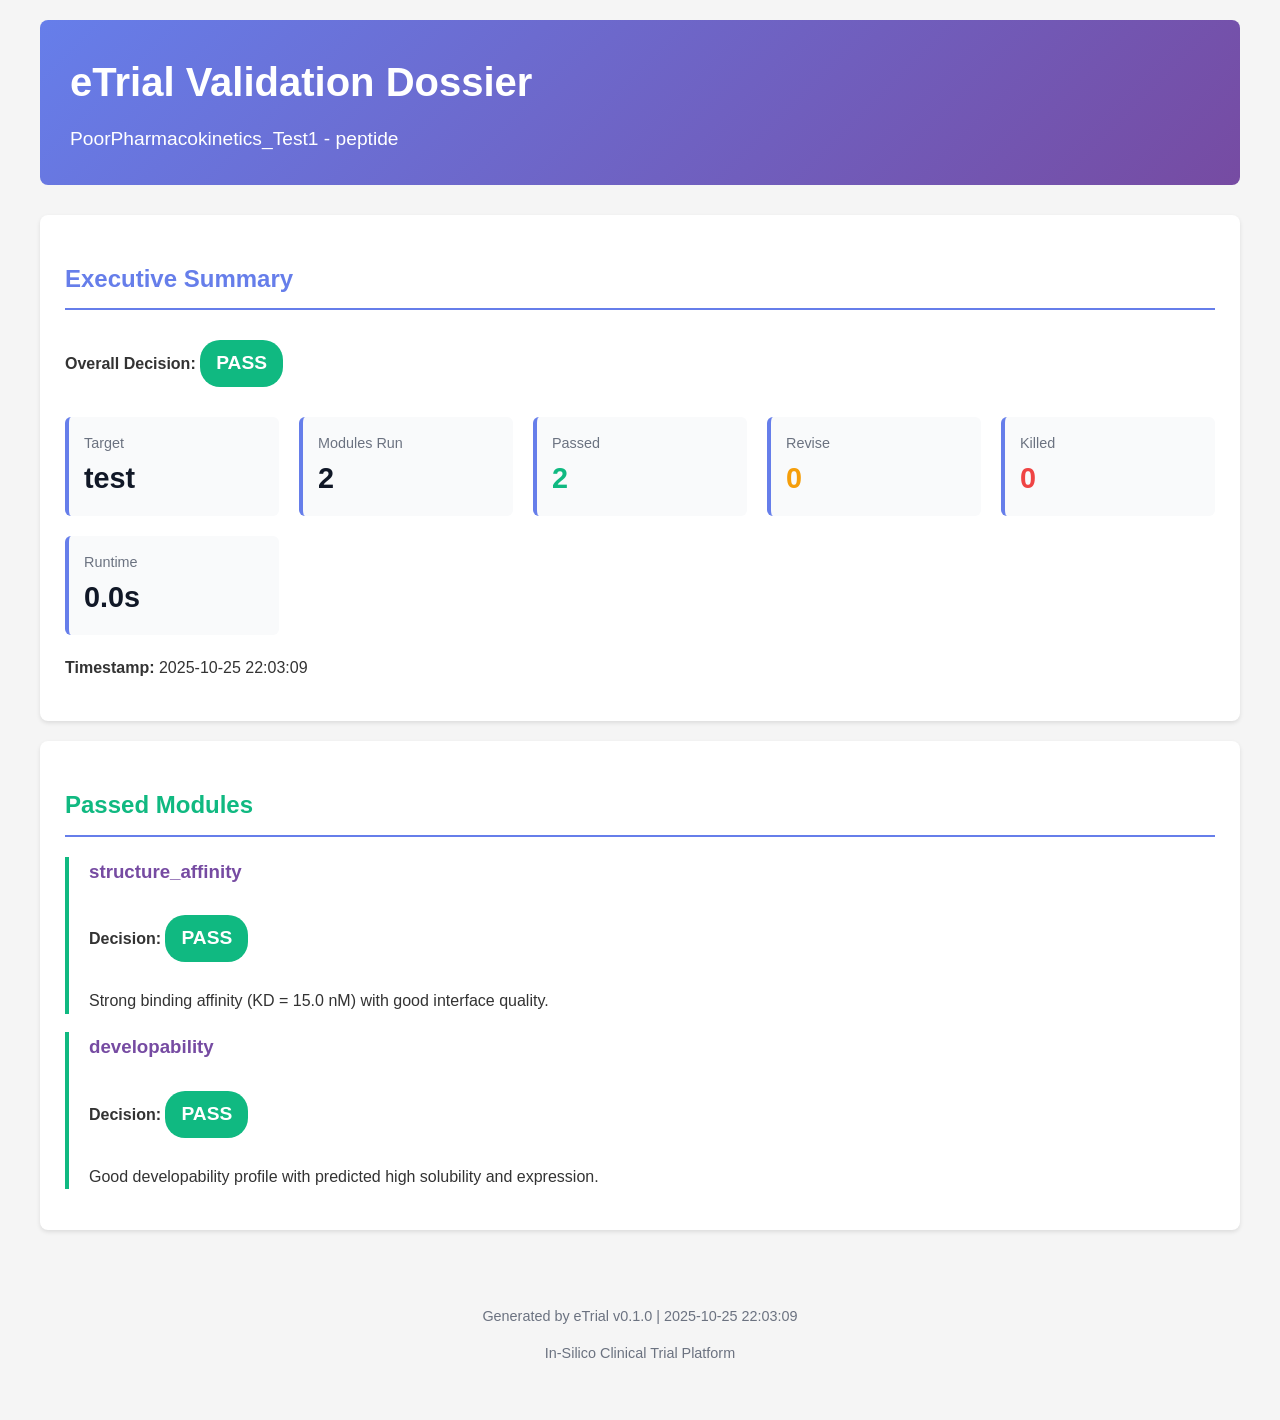
<file: outputs/validation_controls/PoorPharmacokinetics_Test1_validation.html>
<!DOCTYPE html>
<html>
<head>
    <meta charset="UTF-8">
    <title>eTrial Validation Dossier - PoorPharmacokinetics_Test1</title>
    <style>
        body {
            font-family: 'Helvetica Neue', Arial, sans-serif;
            line-height: 1.6;
            color: #333;
            max-width: 1200px;
            margin: 0 auto;
            padding: 20px;
            background-color: #f5f5f5;
        }
        .header {
            background: linear-gradient(135deg, #667eea 0%, #764ba2 100%);
            color: white;
            padding: 30px;
            border-radius: 8px;
            margin-bottom: 30px;
        }
        h1 { margin: 0; font-size: 2.5em; }
        h2 { color: #667eea; border-bottom: 2px solid #667eea; padding-bottom: 10px; }
        h3 { color: #764ba2; }

        .decision-badge {
            display: inline-block;
            padding: 8px 16px;
            border-radius: 20px;
            font-weight: bold;
            font-size: 1.2em;
            margin: 10px 0;
        }
        .decision-PASS { background-color: #10b981; color: white; }
        .decision-REVISE { background-color: #f59e0b; color: white; }
        .decision-KILL { background-color: #ef4444; color: white; }
        .decision-INFORMATIVE { background-color: #6b7280; color: white; }

        .section {
            background: white;
            padding: 25px;
            margin: 20px 0;
            border-radius: 8px;
            box-shadow: 0 2px 4px rgba(0,0,0,0.1);
        }

        .exec-summary {
            display: grid;
            grid-template-columns: repeat(auto-fit, minmax(200px, 1fr));
            gap: 20px;
            margin: 20px 0;
        }
        .stat-card {
            background: #f9fafb;
            padding: 15px;
            border-radius: 6px;
            border-left: 4px solid #667eea;
        }
        .stat-label { font-size: 0.9em; color: #6b7280; }
        .stat-value { font-size: 1.8em; font-weight: bold; color: #111827; }

        .module-result {
            border-left: 4px solid #e5e7eb;
            padding-left: 20px;
            margin: 15px 0;
        }
        .module-result.PASS { border-left-color: #10b981; }
        .module-result.REVISE { border-left-color: #f59e0b; }
        .module-result.KILL { border-left-color: #ef4444; }

        .metric-table {
            width: 100%;
            border-collapse: collapse;
            margin: 15px 0;
        }
        .metric-table th {
            background-color: #f3f4f6;
            padding: 12px;
            text-align: left;
            font-weight: 600;
            border-bottom: 2px solid #d1d5db;
        }
        .metric-table td {
            padding: 10px 12px;
            border-bottom: 1px solid #e5e7eb;
        }

        .recommendation-list, .risk-list {
            list-style-type: none;
            padding: 0;
        }
        .recommendation-list li, .risk-list li {
            padding: 10px;
            margin: 8px 0;
            border-radius: 6px;
        }
        .recommendation-list li {
            background-color: #dbeafe;
            border-left: 4px solid #3b82f6;
        }
        .risk-list li {
            background-color: #fee2e2;
            border-left: 4px solid #ef4444;
        }

        .footer {
            text-align: center;
            margin-top: 40px;
            padding: 20px;
            color: #6b7280;
            font-size: 0.9em;
        }
    </style>
</head>
<body>
    <div class="header">
        <h1>eTrial Validation Dossier</h1>
        <p style="font-size: 1.2em; margin: 10px 0 0 0;">
            PoorPharmacokinetics_Test1 - peptide
        </p>
    </div>

    <!-- Executive Summary -->
    <div class="section">
        <h2>Executive Summary</h2>

        <p><strong>Overall Decision:</strong>
            <span class="decision-badge decision-PASS">
                PASS
            </span>
        </p>

        <div class="exec-summary">
            <div class="stat-card">
                <div class="stat-label">Target</div>
                <div class="stat-value">test</div>
            </div>
            <div class="stat-card">
                <div class="stat-label">Modules Run</div>
                <div class="stat-value">2</div>
            </div>
            <div class="stat-card">
                <div class="stat-label">Passed</div>
                <div class="stat-value" style="color: #10b981;">2</div>
            </div>
            <div class="stat-card">
                <div class="stat-label">Revise</div>
                <div class="stat-value" style="color: #f59e0b;">0</div>
            </div>
            <div class="stat-card">
                <div class="stat-label">Killed</div>
                <div class="stat-value" style="color: #ef4444;">0</div>
            </div>
            <div class="stat-card">
                <div class="stat-label">Runtime</div>
                <div class="stat-value">0.0s</div>
            </div>
        </div>

        <p><strong>Timestamp:</strong> 2025-10-25 22:03:09</p>
    </div>

    <!-- Modules: KILL -->
    

    <!-- Modules: REVISE -->
    

    <!-- Modules: PASS -->
    
    <div class="section">
        <h2 style="color: #10b981;">Passed Modules</h2>
        
        <div class="module-result PASS">
            <h3>structure_affinity</h3>
            <p><strong>Decision:</strong> <span class="decision-badge decision-PASS">PASS</span></p>
            <p>Strong binding affinity (KD = 15.0 nM) with good interface quality.</p>
        </div>
        
        <div class="module-result PASS">
            <h3>developability</h3>
            <p><strong>Decision:</strong> <span class="decision-badge decision-PASS">PASS</span></p>
            <p>Good developability profile with predicted high solubility and expression.</p>
        </div>
        
    </div>
    

    <!-- All Recommendations -->
    

    <div class="footer">
        <p>Generated by eTrial v0.1.0 | 2025-10-25 22:03:09</p>
        <p>In-Silico Clinical Trial Platform</p>
    </div>
</body>
</html>
</file>
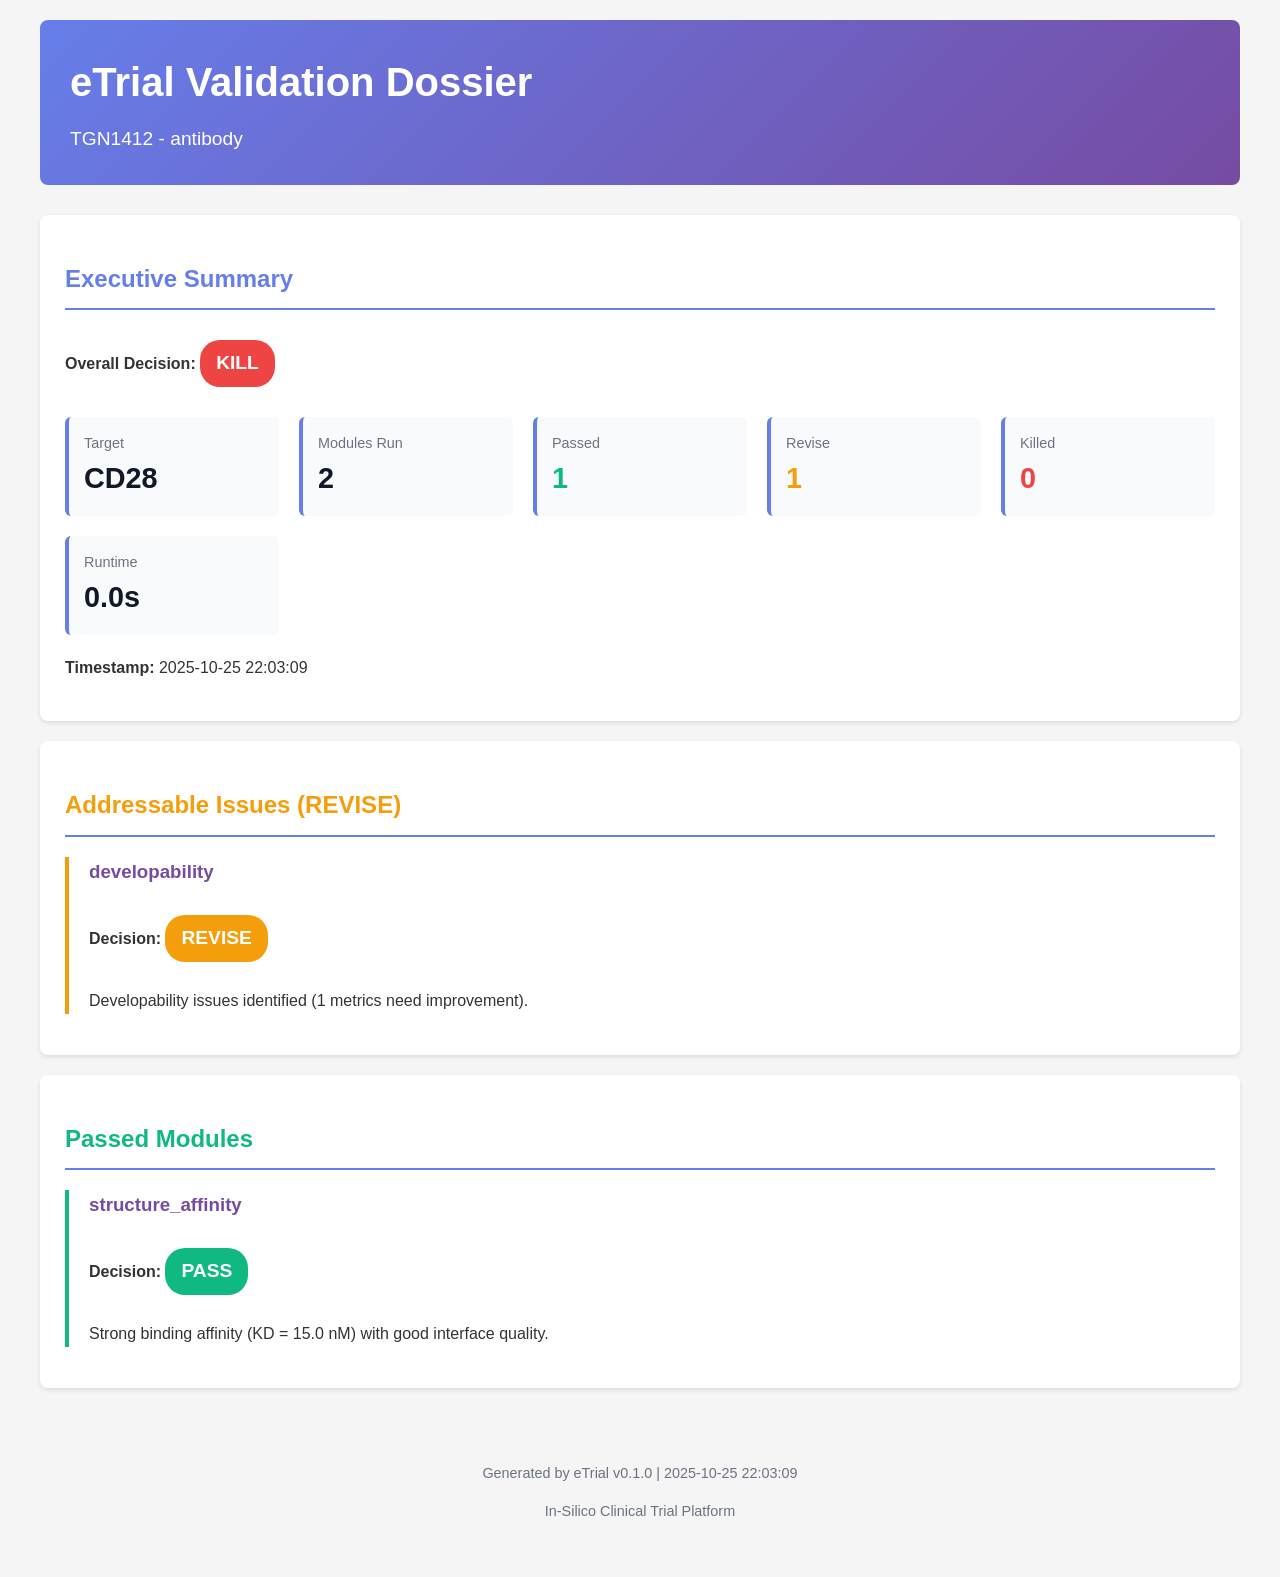
<file: outputs/validation_controls/TGN1412_validation.html>
<!DOCTYPE html>
<html>
<head>
    <meta charset="UTF-8">
    <title>eTrial Validation Dossier - TGN1412</title>
    <style>
        body {
            font-family: 'Helvetica Neue', Arial, sans-serif;
            line-height: 1.6;
            color: #333;
            max-width: 1200px;
            margin: 0 auto;
            padding: 20px;
            background-color: #f5f5f5;
        }
        .header {
            background: linear-gradient(135deg, #667eea 0%, #764ba2 100%);
            color: white;
            padding: 30px;
            border-radius: 8px;
            margin-bottom: 30px;
        }
        h1 { margin: 0; font-size: 2.5em; }
        h2 { color: #667eea; border-bottom: 2px solid #667eea; padding-bottom: 10px; }
        h3 { color: #764ba2; }

        .decision-badge {
            display: inline-block;
            padding: 8px 16px;
            border-radius: 20px;
            font-weight: bold;
            font-size: 1.2em;
            margin: 10px 0;
        }
        .decision-PASS { background-color: #10b981; color: white; }
        .decision-REVISE { background-color: #f59e0b; color: white; }
        .decision-KILL { background-color: #ef4444; color: white; }
        .decision-INFORMATIVE { background-color: #6b7280; color: white; }

        .section {
            background: white;
            padding: 25px;
            margin: 20px 0;
            border-radius: 8px;
            box-shadow: 0 2px 4px rgba(0,0,0,0.1);
        }

        .exec-summary {
            display: grid;
            grid-template-columns: repeat(auto-fit, minmax(200px, 1fr));
            gap: 20px;
            margin: 20px 0;
        }
        .stat-card {
            background: #f9fafb;
            padding: 15px;
            border-radius: 6px;
            border-left: 4px solid #667eea;
        }
        .stat-label { font-size: 0.9em; color: #6b7280; }
        .stat-value { font-size: 1.8em; font-weight: bold; color: #111827; }

        .module-result {
            border-left: 4px solid #e5e7eb;
            padding-left: 20px;
            margin: 15px 0;
        }
        .module-result.PASS { border-left-color: #10b981; }
        .module-result.REVISE { border-left-color: #f59e0b; }
        .module-result.KILL { border-left-color: #ef4444; }

        .metric-table {
            width: 100%;
            border-collapse: collapse;
            margin: 15px 0;
        }
        .metric-table th {
            background-color: #f3f4f6;
            padding: 12px;
            text-align: left;
            font-weight: 600;
            border-bottom: 2px solid #d1d5db;
        }
        .metric-table td {
            padding: 10px 12px;
            border-bottom: 1px solid #e5e7eb;
        }

        .recommendation-list, .risk-list {
            list-style-type: none;
            padding: 0;
        }
        .recommendation-list li, .risk-list li {
            padding: 10px;
            margin: 8px 0;
            border-radius: 6px;
        }
        .recommendation-list li {
            background-color: #dbeafe;
            border-left: 4px solid #3b82f6;
        }
        .risk-list li {
            background-color: #fee2e2;
            border-left: 4px solid #ef4444;
        }

        .footer {
            text-align: center;
            margin-top: 40px;
            padding: 20px;
            color: #6b7280;
            font-size: 0.9em;
        }
    </style>
</head>
<body>
    <div class="header">
        <h1>eTrial Validation Dossier</h1>
        <p style="font-size: 1.2em; margin: 10px 0 0 0;">
            TGN1412 - antibody
        </p>
    </div>

    <!-- Executive Summary -->
    <div class="section">
        <h2>Executive Summary</h2>

        <p><strong>Overall Decision:</strong>
            <span class="decision-badge decision-KILL">
                KILL
            </span>
        </p>

        <div class="exec-summary">
            <div class="stat-card">
                <div class="stat-label">Target</div>
                <div class="stat-value">CD28</div>
            </div>
            <div class="stat-card">
                <div class="stat-label">Modules Run</div>
                <div class="stat-value">2</div>
            </div>
            <div class="stat-card">
                <div class="stat-label">Passed</div>
                <div class="stat-value" style="color: #10b981;">1</div>
            </div>
            <div class="stat-card">
                <div class="stat-label">Revise</div>
                <div class="stat-value" style="color: #f59e0b;">1</div>
            </div>
            <div class="stat-card">
                <div class="stat-label">Killed</div>
                <div class="stat-value" style="color: #ef4444;">0</div>
            </div>
            <div class="stat-card">
                <div class="stat-label">Runtime</div>
                <div class="stat-value">0.0s</div>
            </div>
        </div>

        <p><strong>Timestamp:</strong> 2025-10-25 22:03:09</p>
    </div>

    <!-- Modules: KILL -->
    

    <!-- Modules: REVISE -->
    
    <div class="section">
        <h2 style="color: #f59e0b;">Addressable Issues (REVISE)</h2>
        
        <div class="module-result REVISE">
            <h3>developability</h3>
            <p><strong>Decision:</strong> <span class="decision-badge decision-REVISE">REVISE</span></p>
            <p>Developability issues identified (1 metrics need improvement).</p>

            
        </div>
        
    </div>
    

    <!-- Modules: PASS -->
    
    <div class="section">
        <h2 style="color: #10b981;">Passed Modules</h2>
        
        <div class="module-result PASS">
            <h3>structure_affinity</h3>
            <p><strong>Decision:</strong> <span class="decision-badge decision-PASS">PASS</span></p>
            <p>Strong binding affinity (KD = 15.0 nM) with good interface quality.</p>
        </div>
        
    </div>
    

    <!-- All Recommendations -->
    

    <div class="footer">
        <p>Generated by eTrial v0.1.0 | 2025-10-25 22:03:09</p>
        <p>In-Silico Clinical Trial Platform</p>
    </div>
</body>
</html>
</file>
